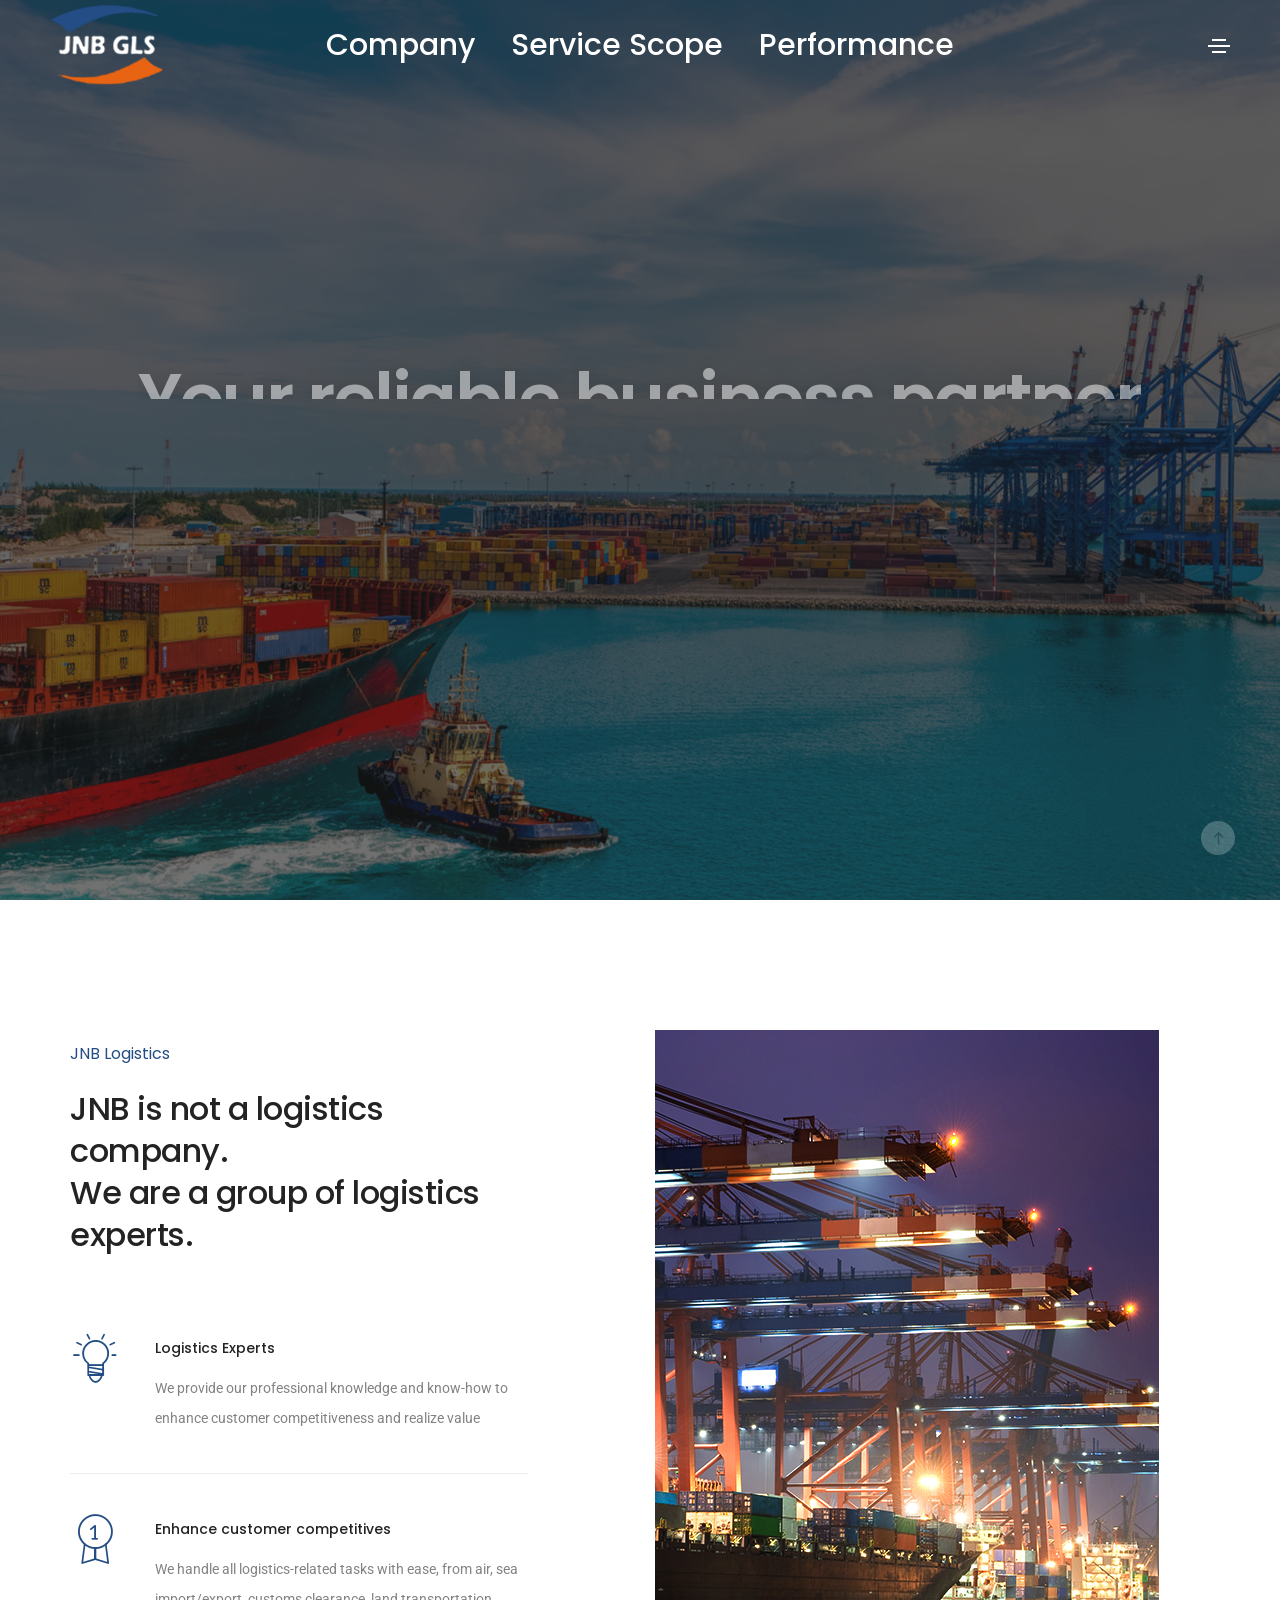
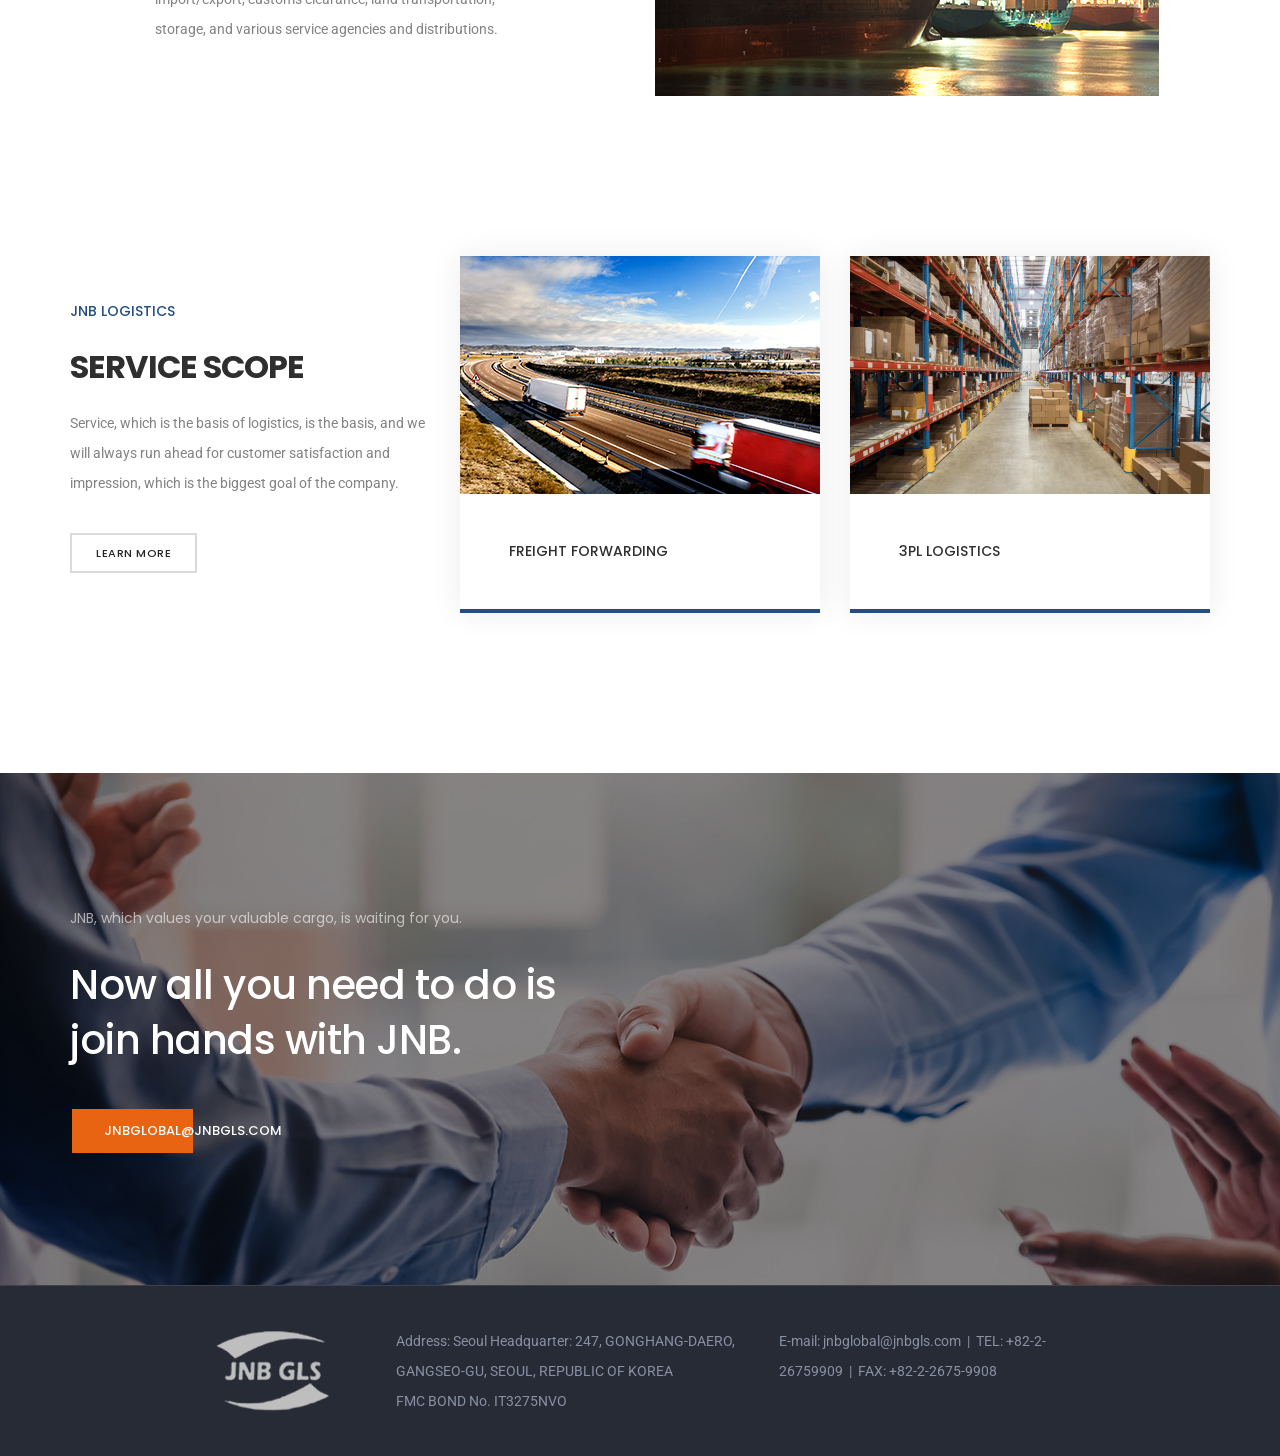
<file: index.html>
<!DOCTYPE html>
<html lang="en">
<head>
<meta charset="utf-8" />
<meta http-equiv="X-UA-Compatible" content="IE=edge">
<meta name="viewport" content="width=device-width,initial-scale=1.0" />
<meta name="description" content="JNB Logistics - Your reliable business partner for freight forwarding and 3PL logistics services." />
<title>JNB Logistics</title>
<link rel="stylesheet" type="text/css" href="/template/css/font-icons.min.css">
<link rel="stylesheet" type="text/css" href="/template/css/theme-vendors.min.css">
<link rel="stylesheet" type="text/css" href="/template/css/style.css">
<link rel="stylesheet" type="text/css" href="/template/css/responsive.css">
<link rel="stylesheet" type="text/css" href="/template/revolution/css/settings.css">
<link rel="stylesheet" type="text/css" href="/template/revolution/css/layers.css">
<link rel="stylesheet" type="text/css" href="/template/revolution/css/navigation.css">
<link rel="stylesheet" href="https://fonts.googleapis.com/css2?family=Material+Symbols+Outlined:opsz,wght,FILL,GRAD@20..48,100..700,0..1,-50..200">
<link rel="stylesheet" type="text/css" href="/css/custom.css">
</head>
<body data-mobile-nav-style="classic">

<!-- ===== HEADER ===== -->
<header id="header">
    <nav class="navbar navbar-expand-lg navbar-dark bg-transparent header-light fixed-top navbar-boxed header-reverse-scroll">
        <div class="container-fluid nav-header-container">
            <div class="col-auto col-sm-6 col-lg-2 me-auto ps-lg-0">
                <a class="navbar-brand" href="/">
                    <img src="/template/images/header_logo.png" class="default-logo" alt="JNB Logistics">
                    <img src="/template/images/header_logo.png" class="alt-logo" alt="JNB Logistics">
                    <img src="/template/images/header_logo.png" class="mobile-logo" alt="JNB Logistics">
                </a>
            </div>
            <div class="col-auto col-lg-8 menu-order px-lg-0">
                <button class="navbar-toggler float-end" type="button" data-bs-toggle="collapse" data-bs-target="#navbarNav" aria-controls="navbarNav" aria-label="Toggle navigation">
                    <span class="navbar-toggler-line"></span>
                    <span class="navbar-toggler-line"></span>
                    <span class="navbar-toggler-line"></span>
                    <span class="navbar-toggler-line"></span>
                </button>
                <div class="collapse navbar-collapse justify-content-center" id="navbarNav">
                    <ul class="navbar-nav alt-font">
                        <li class="nav-item dropdown simple-dropdown">
                            <a href="/intro/" class="nav-link">Company</a>
                            <i class="fa fa-angle-down dropdown-toggle" data-bs-toggle="dropdown" aria-hidden="true"></i>
                            <ul class="dropdown-menu border-radius-25px" role="menu">
                                <li class="dropdown"><a href="/intro/">About us<i class="fas fa-angle-right dropdown-toggle"></i></a></li>
                                <li class="dropdown"><a href="/intro/network/">Network<i class="fas fa-angle-right dropdown-toggle"></i></a></li>
                            </ul>
                        </li>
                        <li class="nav-item dropdown simple-dropdown">
                            <a href="/service/" class="nav-link">Service Scope</a>
                        </li>
                        <li class="nav-item dropdown simple-dropdown">
                            <a href="/performance/" class="nav-link">Performance</a>
                        </li>
                    </ul>
                </div>
            </div>
            <div class="col-auto col-lg-2 text-end pe-0 font-size-0">
                <div class="header-push-button d-none d-lg-inline-block hidden-xs">
                    <a href="javascript:void(0);" class="push-button"><span></span><span></span><span></span><span></span></a>
                </div>
            </div>
        </div>
    </nav>
</header>
<!-- ===== END HEADER ===== -->

<!-- ===== MAIN VISUAL (Revolution Slider) ===== -->
<div class="main">
<section class="p-0 example home-startup bg-dark-slate-blue main_visual">
    <article class="content">
        <div id="rev_slider_26_1_wrapper" class="rev_slider_wrapper fullscreen-container" data-alias="mask-showcase" data-source="gallery">
            <div id="rev_slider_26_1" class="rev_slider fullscreenbanner" style="display:none;" data-version="5.4.1">
                <ul>
                    <li data-index="rs-73" data-transition="zoomout" data-slotamount="default" data-hideafterloop="0" data-hideslideonmobile="off" data-easein="default" data-easeout="default" data-masterspeed="1500" data-rotate="0" data-saveperformance="off" data-title="01">
                        <img src="/template/images/main_visual_img01.jpg" alt="" data-bgcolor="#262b32" data-bgposition="center center" data-bgfit="cover" data-bgrepeat="no-repeat" data-bgparallax="off" class="rev-slidebg" data-no-retina>
                        <div class="overlay-bg bg-extra-dark-gray" style="opacity:0.5;"></div>
                        <div class="tp-caption tp-resizeme alt-font text-white font-weight-600 text-center main_title"
                             id="slide-411-layer-01"
                             data-frames='[{"delay":200,"speed":2000,"frame":"0","from":"y:[100%];z:0;rX:0deg;rY:0;rZ:0;sX:1;sY:1;skX:0;skY:0;opacity:0;","mask":"x:0px;y:[-100%];s:inherit;e:inherit;","to":"o:1;","ease":"Power2.easeInOut"},{"delay":"wait","speed":300,"frame":"999","to":"auto:auto;","ease":"Power3.easeInOut"}]'
                             data-type="text" data-whitespace="nowrap"
                             data-x="['center','center','center','center']" data-hoffset="['0','0','0','0']"
                             data-y="['middle','middle','middle','middle']" data-voffset="['-50','-50','-115','-65']"
                             data-fontsize="['70','53','60','35']" data-lineheight="['70','59','70','39']"
                             data-letterspacing="['-2','-1','-1','-1']"
                             data-responsive="off" data-responsive_offset="off"
                             style="text-shadow:0 0 20px rgba(0,0,0,0.3);">Your reliable business partner</div>
                    </li>
                    <li data-index="rs-74" data-transition="zoomout" data-slotamount="default" data-hideafterloop="0" data-hideslideonmobile="off" data-easein="default" data-easeout="default" data-masterspeed="1500" data-rotate="0" data-saveperformance="off" data-title="02">
                        <img src="/template/images/main_visual_img01.jpg" alt="" data-bgcolor="#262b32" data-bgposition="center center" data-bgfit="cover" data-bgrepeat="no-repeat" data-bgparallax="off" class="rev-slidebg" data-no-retina>
                        <div class="overlay-bg bg-extra-dark-gray" style="opacity:0.5;"></div>
                        <div class="tp-caption tp-resizeme alt-font text-white font-weight-600 text-center main_title"
                             id="slide-411-layer-04"
                             data-frames='[{"delay":200,"speed":2000,"frame":"0","from":"y:[100%];z:0;rX:0deg;rY:0;rZ:0;sX:1;sY:1;skX:0;skY:0;opacity:0;","mask":"x:0px;y:[-100%];s:inherit;e:inherit;","to":"o:1;","ease":"Power2.easeInOut"},{"delay":"wait","speed":300,"frame":"999","to":"auto:auto;","ease":"Power3.easeInOut"}]'
                             data-type="text" data-whitespace="nowrap"
                             data-x="['center','center','center','center']" data-hoffset="['0','0','0','0']"
                             data-y="['middle','middle','middle','middle']" data-voffset="['-50','-50','-115','-65']"
                             data-fontsize="['70','53','60','35']" data-lineheight="['70','59','70','39']"
                             data-letterspacing="['-2','-1','-1','-1']"
                             data-responsive="off" data-responsive_offset="off"
                             style="text-shadow:0 0 20px rgba(0,0,0,0.3);">JNB is Satisfaction.<br>JNB is not a logistics company.</div>
                    </li>
                    <li data-index="rs-75" data-transition="zoomout" data-slotamount="default" data-hideafterloop="0" data-hideslideonmobile="off" data-easein="default" data-easeout="default" data-masterspeed="1500" data-rotate="0" data-saveperformance="off" data-title="03">
                        <img src="/template/images/main_visual_img01.jpg" alt="" data-bgcolor="#262b32" data-bgposition="center center" data-bgfit="cover" data-bgrepeat="no-repeat" data-bgparallax="off" class="rev-slidebg" data-no-retina>
                        <div class="overlay-bg bg-extra-dark-gray" style="opacity:0.5;"></div>
                        <div class="tp-caption tp-resizeme alt-font text-white font-weight-600 text-center main_title"
                             id="slide-411-layer-07"
                             data-frames='[{"delay":200,"speed":2000,"frame":"0","from":"y:[100%];z:0;rX:0deg;rY:0;rZ:0;sX:1;sY:1;skX:0;skY:0;opacity:0;","mask":"x:0px;y:[-100%];s:inherit;e:inherit;","to":"o:1;","ease":"Power2.easeInOut"},{"delay":"wait","speed":300,"frame":"999","to":"auto:auto;","ease":"Power3.easeInOut"}]'
                             data-type="text" data-whitespace="nowrap"
                             data-x="['center','center','center','center']" data-hoffset="['0','0','0','0']"
                             data-y="['middle','middle','middle','middle']" data-voffset="['-50','-50','-115','-65']"
                             data-fontsize="['70','53','60','35']" data-lineheight="['70','59','70','39']"
                             data-letterspacing="['-2','-1','-1','-1']"
                             data-responsive="off" data-responsive_offset="off"
                             style="text-shadow:0 0 20px rgba(0,0,0,0.3);">Moving, Keeping &amp;<br>Add-value service</div>
                    </li>
                </ul>
            </div>
        </div>
    </article>
</section>
</div>
<!-- ===== END MAIN VISUAL ===== -->

<!-- start section -->
<section class="wow pb-0">
    <div class="container">
        <div class="row align-items-center">
            <div class="col-12 col-xl-5 col-lg-6 padding-3-rem-bottom lg-padding-7-rem-bottom sm-padding-50px-bottom">
                <div class="text-extra-medium margin-20px-bottom alt-font navy-color">JNB Logistics</div>
                <h5 class="alt-font text-extra-dark-gray font-weight-500 margin-5-half-rem-bottom">JNB is not a logistics company.<br>We are a group of logistics experts.</h5>
                <div class="row">
                    <div class="col-12">
                        <div class="feature-box feature-box-left-icon">
                            <div class="feature-box-icon">
                                <i class="line-icon-Idea-5 icon-large text-fast-blue navy-color"></i>
                            </div>
                            <div class="feature-box-content last-paragraph-no-margin">
                                <span class="text-extra-dark-gray d-block margin-10px-bottom alt-font font-weight-500">Logistics Experts</span>
                                <p class="w-100">We provide our professional knowledge and know-how to enhance customer competitiveness and realize value</p>
                            </div>
                        </div>
                    </div>
                    <div class="col-12"><div class="h-1px bg-medium-light-gray margin-40px-tb w-100 xs-margin-30px-tb"></div></div>
                    <div class="col-12">
                        <div class="feature-box feature-box-left-icon">
                            <div class="feature-box-icon navy-color">
                                <i class="line-icon-Medal-2 icon-large text-fast-blue navy-color"></i>
                            </div>
                            <div class="feature-box-content last-paragraph-no-margin">
                                <span class="text-extra-dark-gray d-block margin-10px-bottom alt-font font-weight-500">Enhance customer competitives</span>
                                <p class="w-100">We handle all logistics-related tasks with ease, from air, sea import/export, customs clearance, land transportation, storage, and various service agencies and distributions.</p>
                            </div>
                        </div>
                    </div>
                </div>
            </div>
            <div class="col-12 col-lg-6 offset-xl-1 align-self-end text-center text-xl-start">
                <img src="/template/images/con01_img01.jpg" alt="" />
            </div>
        </div>
    </div>
</section>
<!-- end section -->

<!-- start section -->
<section id="about" class="big-section wow animate__fadeIn">
    <div class="container">
        <div class="row align-items-center justify-content-center">
            <div class="col-12 col-lg-4 col-md-8 text-center text-lg-start md-margin-6-rem-bottom wow animate__fadeIn">
                <span class="alt-font text-medium text-olivine-green text-uppercase font-weight-500 margin-25px-bottom d-inline-block sm-margin-10px-bottom navy-color">JNB Logistics</span>
                <h5 class="alt-font text-dark-charcoal font-weight-700 text-uppercase letter-spacing-minus-1px w-85 margin-20px-bottom lg-w-90 md-w-100">SERVICE SCOPE</h5>
                <p class="w-100 margin-35px-bottom lg-w-100">Service, which is the basis of logistics, is the basis, and we will always run ahead for customer satisfaction and impression, which is the biggest goal of the company.</p>
                <a href="/service/" class="btn btn-fancy btn-small btn-transparent-light-gray">LEARN MORE</a>
            </div>
            <div class="col-12 col-lg-4 col-md-6 sm-margin-30px-bottom wow animate__fadeIn" data-wow-delay="0.2s">
                <div class="services-box-style-01 bg-extra-dark-gray box-shadow-large">
                    <div class="imagex-box position-relative overflow-hidden">
                        <img src="/template/images/con02_img01.jpg" alt="" />
                        <div class="services-box-hover align-items-center justify-content-center d-flex">
                            <div class="services-icon">
                                <a href="/service/" class="rounded-circle bg-white"><i class="fas fa-arrow-right text-dark-charcoal"></i></a>
                            </div>
                        </div>
                    </div>
                    <div class="position-relative bg-white last-paragraph-no-margin padding-3-rem-tb padding-3-half-rem-lr">
                        <span class="alt-font font-weight-500 text-dark-charcoal text-uppercase d-block margin-5px-bottom">FREIGHT FORWARDING</span>
                        <div class="w-100 h-4px bg-olivine-green position-absolute left-0px bottom-0px d-block bg_navy-color"></div>
                    </div>
                </div>
            </div>
            <div class="col-12 col-lg-4 col-md-6 wow animate__fadeIn" data-wow-delay="0.4s">
                <div class="services-box-style-01 bg-extra-dark-gray box-shadow-large">
                    <div class="imagex-box position-relative overflow-hidden">
                        <img src="/template/images/con02_img02.jpg" alt="" />
                        <div class="services-box-hover align-items-center justify-content-center d-flex">
                            <div class="services-icon">
                                <a href="/service/" class="rounded-circle bg-white"><i class="fas fa-arrow-right text-dark-charcoal"></i></a>
                            </div>
                        </div>
                    </div>
                    <div class="position-relative bg-white last-paragraph-no-margin padding-3-rem-tb padding-3-half-rem-lr">
                        <span class="alt-font font-weight-500 text-dark-charcoal text-uppercase d-block margin-5px-bottom">3PL LOGISTICS</span>
                        <div class="w-100 h-4px bg-olivine-green position-absolute left-0px bottom-0px d-block bg_navy-color"></div>
                    </div>
                </div>
            </div>
        </div>
    </div>
</section>
<!-- end section -->

<!-- start section -->
<section class="cover-background wow animate__fadeIn" style="background:url('/template/images/con03_bg.jpg') no-repeat;">
    <div class="container">
        <div class="row">
            <div class="col-12 col-xl-6 col-lg-7 wow animate__fadeIn">
                <div class="margin-25px-bottom text-white opacity-6 alt-font">JNB, which values your valuable cargo, is waiting for you.</div>
                <h3 class="alt-font text-white font-weight-500 margin-40px-bottom middle_font">Now all you need to do is<br> join hands with JNB.</h3>
                <a href="mailto:jnbglobal@jnbgls.com" class="btn btn-large btn-expand-ltr text-white lg-margin-15px-bottom md-no-margin-bottom md-margin-auto-lr">jnbglobal@jnbgls.com<span class="bg-transparent-black"></span></a>
            </div>
        </div>
    </div>
</section>
<!-- end section -->

<!-- ===== FOOTER ===== -->
<footer class="footer-dark bg-slate-blue footer">
    <div class="footer-bottom padding-40px-tb border-top border-color-white-transparent">
        <div class="container">
            <div class="row align-items-center">
                <div class="col-12 col-md-2 text-center text-md-start sm-margin-20px-bottom">
                    <a href="/" class="footer-logo"><img src="/template/images/footer_logo.png" alt="JNB Logistics"></a>
                </div>
                <div class="col-12 col-md-7 text-center last-paragraph-no-margin sm-margin-20px-bottom no_padd">
                    <p>Address: Seoul Headquarter: 247, GONGHANG-DAERO, GANGSEO-GU, SEOUL, REPUBLIC OF KOREA<br>FMC BOND No. IT3275NVO</p>
                    <p>E-mail: jnbglobal@jnbgls.com&nbsp;&nbsp;|&nbsp;&nbsp;TEL: +82-2-26759909&nbsp;&nbsp;|&nbsp;&nbsp;FAX: +82-2-2675-9908</p>
                </div>
            </div>
        </div>
    </div>
</footer>
<a class="scroll-top-arrow" href="javascript:void(0);"><i class="feather icon-feather-arrow-up"></i></a>
<!-- ===== END FOOTER ===== -->

<script src="/template/js/jquery.min.js"></script>
<script src="/template/js/theme-vendors.min.js"></script>
<script src="/template/revolution/js/jquery.themepunch.tools.min.js"></script>
<script src="/template/revolution/js/jquery.themepunch.revolution.min.js"></script>
<script src="/template/revolution/js/extensions/revolution.extension.actions.min.js"></script>
<script src="/template/revolution/js/extensions/revolution.extension.carousel.min.js"></script>
<script src="/template/revolution/js/extensions/revolution.extension.kenburn.min.js"></script>
<script src="/template/revolution/js/extensions/revolution.extension.layeranimation.min.js"></script>
<script src="/template/revolution/js/extensions/revolution.extension.navigation.min.js"></script>
<script src="/template/revolution/js/extensions/revolution.extension.parallax.min.js"></script>
<script src="/template/revolution/js/extensions/revolution.extension.slideanims.min.js"></script>
<script src="/template/revolution/js/extensions/revolution.extension.video.min.js"></script>
<script src="/template/js/main.js"></script>
<script>
var revapi263, tpj;
(function(){
    if(tpj===undefined){tpj=jQuery;}
    if(!/loaded|interactive|complete/.test(document.readyState)) document.addEventListener("DOMContentLoaded",onLoad);
    else onLoad();
    function onLoad(){
        if(tpj("#rev_slider_26_1").revolution==undefined){ revslider_showDoubleJqueryError("#rev_slider_26_1"); }
        else {
            var revOffset = tpj(window).width()<=991?'73px':'';
            revapi263=tpj("#rev_slider_26_1").show().revolution({
                sliderType:"standard", jsFileLocation:"/template/revolution/js/",
                sliderLayout:"fullscreen", dottedOverlay:"none", delay:4500,
                navigation:{
                    keyboardNavigation:"on", keyboard_direction:"horizontal",
                    mouseScrollNavigation:"off", onHoverStop:"off",
                    touch:{touchenabled:"on",touchOnDesktop:"on",swipe_threshold:75,swipe_min_touches:1,swipe_direction:"horizontal",drag_block_vertical:false},
                    arrows:{enable:true,style:'ares',hide_onmobile:true,hide_under:767,hide_over:9999,
                        left:{container:'slider',h_align:'left',v_align:'center',h_offset:60,v_offset:0},
                        right:{container:'slider',h_align:'right',v_align:'center',h_offset:60,v_offset:0}
                    },
                    bullets:{enable:true,style:'zeus',direction:'horizontal',container:'slider',h_align:'center',v_align:'bottom',h_offset:0,v_offset:30,space:7,hide_over:767,hide_delay:200}
                },
                responsiveLevels:[1240,1025,778,480], gridwidth:[1200,991,778,480], gridheight:[1025,1366,1025,868],
                lazyType:"none", shadow:0, spinner:"spinner4", stopLoop:"off", stopAfterLoops:-1, stopAtSlide:-1,
                shuffle:"off", autoHeight:"on", fullScreenAutoWidth:"on", fullScreenOffset:revOffset, disableProgressBar:"on",
                fallbacks:{simplifyAll:"off",nextSlideOnWindowFocus:"off",disableFocusListener:false}
            });
        }
    }
}());
</script>
<!-- Google Analytics -->
<script async src="https://www.googletagmanager.com/gtag/js?id=G-93NGDNYKNY"></script>
<script>
    window.dataLayer=window.dataLayer||[];
    function gtag(){dataLayer.push(arguments);}
    gtag('js',new Date()); gtag('config','G-93NGDNYKNY');
</script>
</body>
</html>
</file>
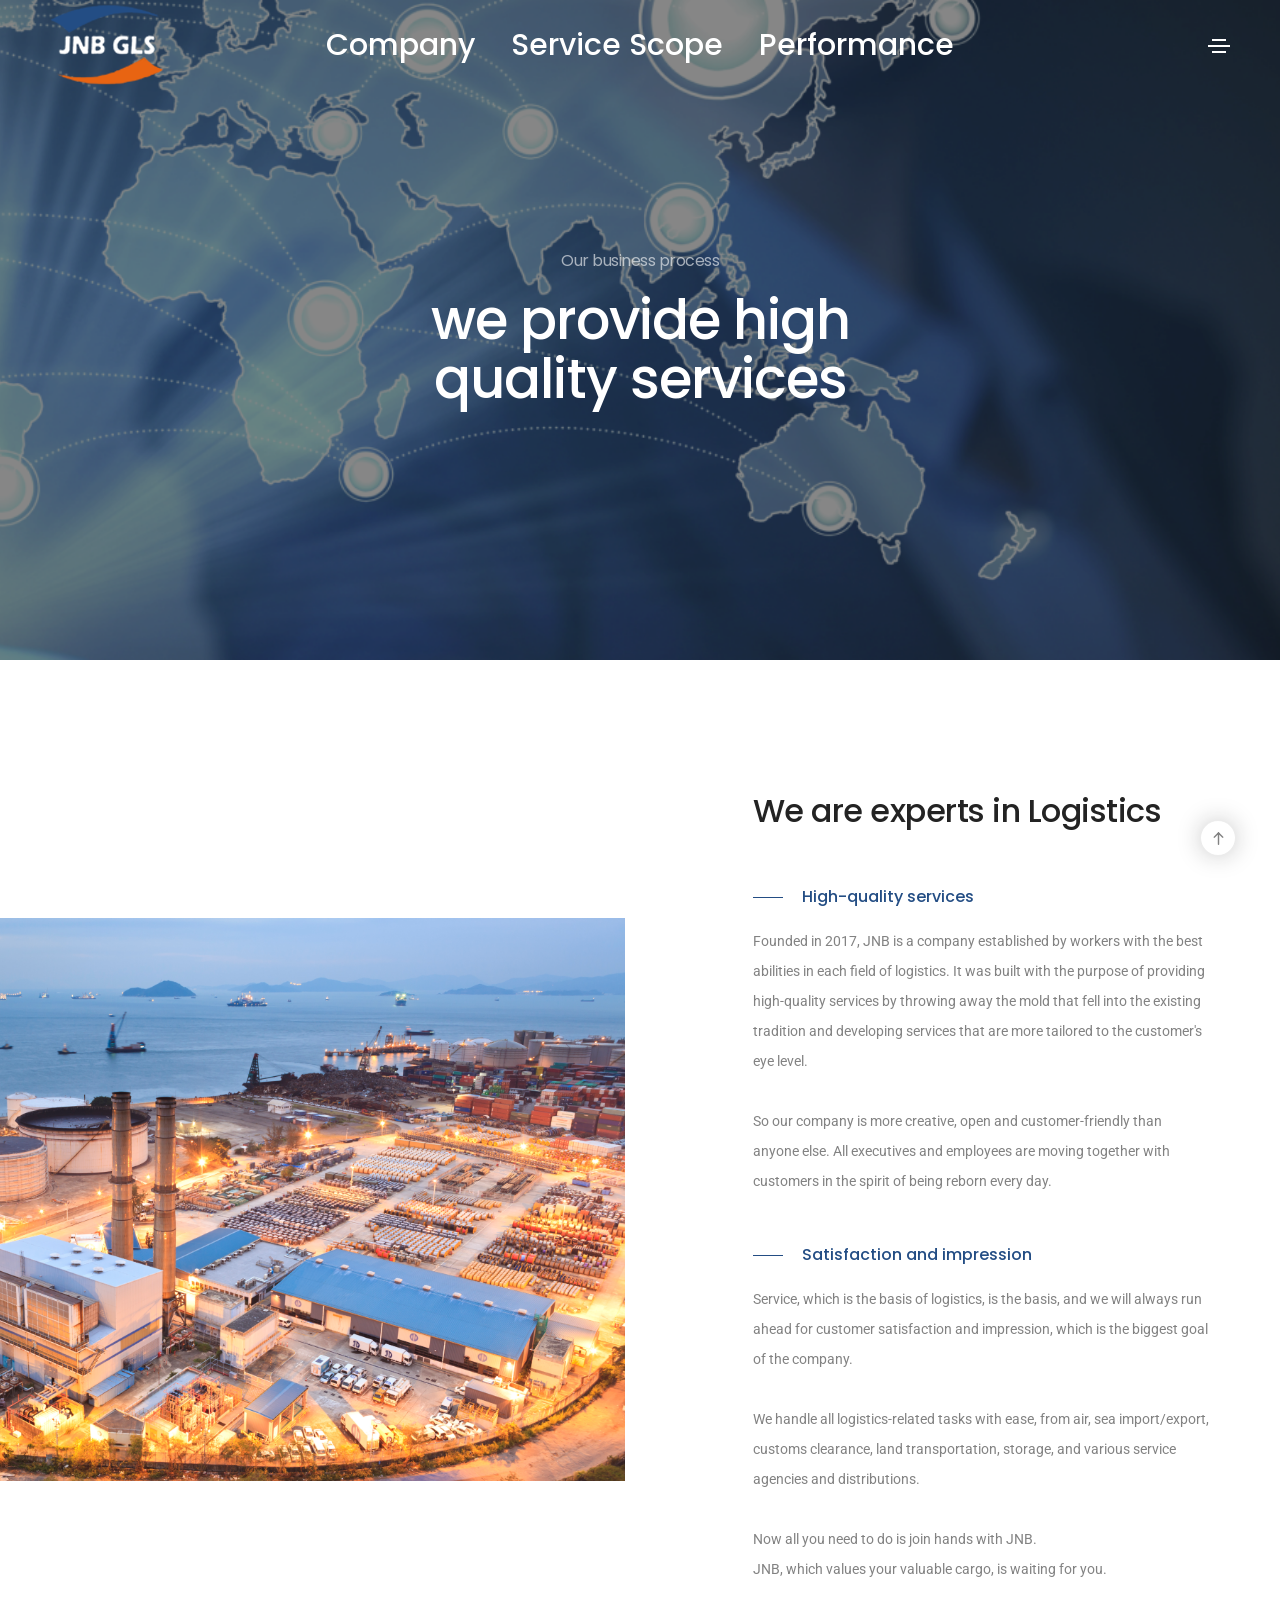
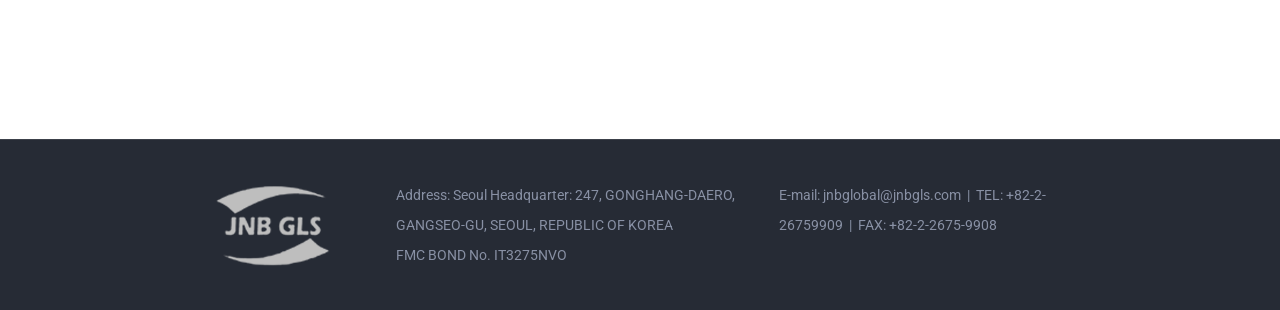
<file: intro/index.html>
<!DOCTYPE html>
<html lang="en">
<head>
<meta charset="utf-8" />
<meta http-equiv="X-UA-Compatible" content="IE=edge">
<meta name="viewport" content="width=device-width,initial-scale=1.0" />
<meta name="description" content="JNB Logistics - Founded in 2017 by logistics experts committed to high-quality, customer-focused services." />
<title>Company | JNB Logistics</title>
<link rel="stylesheet" type="text/css" href="/template/css/font-icons.min.css">
<link rel="stylesheet" type="text/css" href="/template/css/theme-vendors.min.css">
<link rel="stylesheet" type="text/css" href="/template/css/style.css">
<link rel="stylesheet" type="text/css" href="/template/css/responsive.css">
<link rel="stylesheet" href="https://fonts.googleapis.com/css2?family=Material+Symbols+Outlined:opsz,wght,FILL,GRAD@20..48,100..700,0..1,-50..200">
<link rel="stylesheet" type="text/css" href="/css/custom.css">
</head>
<body data-mobile-nav-style="classic">

<!-- ===== HEADER ===== -->
<header id="header">
    <nav class="navbar navbar-expand-lg navbar-dark bg-transparent header-light fixed-top navbar-boxed header-reverse-scroll">
        <div class="container-fluid nav-header-container">
            <div class="col-auto col-sm-6 col-lg-2 me-auto ps-lg-0">
                <a class="navbar-brand" href="/">
                    <img src="/template/images/header_logo.png" class="default-logo" alt="JNB Logistics">
                    <img src="/template/images/header_logo.png" class="alt-logo" alt="JNB Logistics">
                    <img src="/template/images/header_logo.png" class="mobile-logo" alt="JNB Logistics">
                </a>
            </div>
            <div class="col-auto col-lg-8 menu-order px-lg-0">
                <button class="navbar-toggler float-end" type="button" data-bs-toggle="collapse" data-bs-target="#navbarNav" aria-controls="navbarNav" aria-label="Toggle navigation">
                    <span class="navbar-toggler-line"></span>
                    <span class="navbar-toggler-line"></span>
                    <span class="navbar-toggler-line"></span>
                    <span class="navbar-toggler-line"></span>
                </button>
                <div class="collapse navbar-collapse justify-content-center" id="navbarNav">
                    <ul class="navbar-nav alt-font">
                        <li class="nav-item dropdown simple-dropdown">
                            <a href="/intro/" class="nav-link">Company</a>
                            <i class="fa fa-angle-down dropdown-toggle" data-bs-toggle="dropdown" aria-hidden="true"></i>
                            <ul class="dropdown-menu border-radius-25px" role="menu">
                                <li class="dropdown"><a href="/intro/">About us<i class="fas fa-angle-right dropdown-toggle"></i></a></li>
                                <li class="dropdown"><a href="/intro/network/">Network<i class="fas fa-angle-right dropdown-toggle"></i></a></li>
                            </ul>
                        </li>
                        <li class="nav-item dropdown simple-dropdown">
                            <a href="/service/" class="nav-link">Service Scope</a>
                        </li>
                        <li class="nav-item dropdown simple-dropdown">
                            <a href="/performance/" class="nav-link">Performance</a>
                        </li>
                    </ul>
                </div>
            </div>
            <div class="col-auto col-lg-2 text-end pe-0 font-size-0">
                <div class="header-push-button d-none d-lg-inline-block hidden-xs">
                    <a href="javascript:void(0);" class="push-button"><span></span><span></span><span></span><span></span></a>
                </div>
            </div>
        </div>
    </nav>
</header>
<!-- ===== END HEADER ===== -->

<!-- start page title -->
<section class="parallax bg-extra-dark-gray" data-parallax-background-ratio="0.5" style="background:url('/img/sub_visual_회사소개.png') no-repeat center center;">
    <div class="opacity-light bg-extra-dark-gray"></div>
    <div class="container">
        <div class="row align-items-stretch justify-content-center small-screen">
            <div class="col-12 col-xl-6 col-lg-7 col-md-8 position-relative page-title-extra-small text-center d-flex justify-content-center flex-column">
                <h1 class="alt-font text-white opacity-6 margin-20px-bottom">Our business process</h1>
                <h2 class="text-white alt-font font-weight-500 letter-spacing-minus-1px line-height-50 sm-line-height-45 xs-line-height-30 no-margin-bottom">we provide high quality services</h2>
            </div>
        </div>
    </div>
</section>
<!-- end page title -->

<!-- start section -->
<section class="wow animate__fadeIn">
    <div class="container">
        <div class="row align-items-center">
            <div class="col-12 col-lg-6 md-margin-50px-bottom wow animate__fadeInLeft" data-wow-delay="0.4s">
                <div class="outside-box-left text-end">
                    <img src="/img/con01_회사소개.png" alt="JNB Logistics" />
                </div>
            </div>
            <div class="col-12 col-lg-5 offset-lg-1">
                <h5 class="alt-font font-weight-500 text-extra-dark-gray margin-50px-bottom xs-margin-30px-bottom">We are experts in Logistics</h5>
                <div class="alt-font font-weight-500 d-inline-block text-extra-medium margin-15px-bottom">
                    <span class="w-30px h-1px d-inline-block align-middle bg_navy-color margin-15px-right"></span>
                    <span class="navy-color d-inline-block">High-quality services</span>
                </div>
                <p class="w-100 lg-w-95">Founded in 2017, JNB is a company established by workers with the best abilities in each field of logistics. It was built with the purpose of providing high-quality services by throwing away the mold that fell into the existing tradition and developing services that are more tailored to the customer's eye level.<br><br>
                    So our company is more creative, open and customer-friendly than anyone else. All executives and employees are moving together with customers in the spirit of being reborn every day.
                </p>
                <div class="alt-font font-weight-500 d-inline-block text-extra-medium margin-15px-bottom margin-20px-top">
                    <span class="w-30px h-1px d-inline-block align-middle bg_navy-color margin-15px-right"></span>
                    <span class="navy-color d-inline-block">Satisfaction and impression</span>
                </div>
                <p class="w-100 lg-w-95">Service, which is the basis of logistics, is the basis, and we will always run ahead for customer satisfaction and impression, which is the biggest goal of the company.<br><br>
                    We handle all logistics-related tasks with ease, from air, sea import/export, customs clearance, land transportation, storage, and various service agencies and distributions.<br><br>
                    Now all you need to do is join hands with JNB.<br>
                    JNB, which values your valuable cargo, is waiting for you.
                </p>
            </div>
        </div>
    </div>
</section>
<!-- end section -->

<!-- ===== FOOTER ===== -->
<footer class="footer-dark bg-slate-blue footer">
    <div class="footer-bottom padding-40px-tb border-top border-color-white-transparent">
        <div class="container">
            <div class="row align-items-center">
                <div class="col-12 col-md-2 text-center text-md-start sm-margin-20px-bottom">
                    <a href="/" class="footer-logo"><img src="/template/images/footer_logo.png" alt="JNB Logistics"></a>
                </div>
                <div class="col-12 col-md-7 text-center last-paragraph-no-margin sm-margin-20px-bottom no_padd">
                    <p>Address: Seoul Headquarter: 247, GONGHANG-DAERO, GANGSEO-GU, SEOUL, REPUBLIC OF KOREA<br>FMC BOND No. IT3275NVO</p>
                    <p>E-mail: jnbglobal@jnbgls.com&nbsp;&nbsp;|&nbsp;&nbsp;TEL: +82-2-26759909&nbsp;&nbsp;|&nbsp;&nbsp;FAX: +82-2-2675-9908</p>
                </div>
            </div>
        </div>
    </div>
</footer>
<a class="scroll-top-arrow" href="javascript:void(0);"><i class="feather icon-feather-arrow-up"></i></a>
<!-- ===== END FOOTER ===== -->

<script src="/template/js/jquery.min.js"></script>
<script src="/template/js/theme-vendors.min.js"></script>
<script src="/template/js/main.js"></script>
<script async src="https://www.googletagmanager.com/gtag/js?id=G-93NGDNYKNY"></script>
<script>
    window.dataLayer=window.dataLayer||[];
    function gtag(){dataLayer.push(arguments);}
    gtag('js',new Date()); gtag('config','G-93NGDNYKNY');
</script>
</body>
</html>
</file>
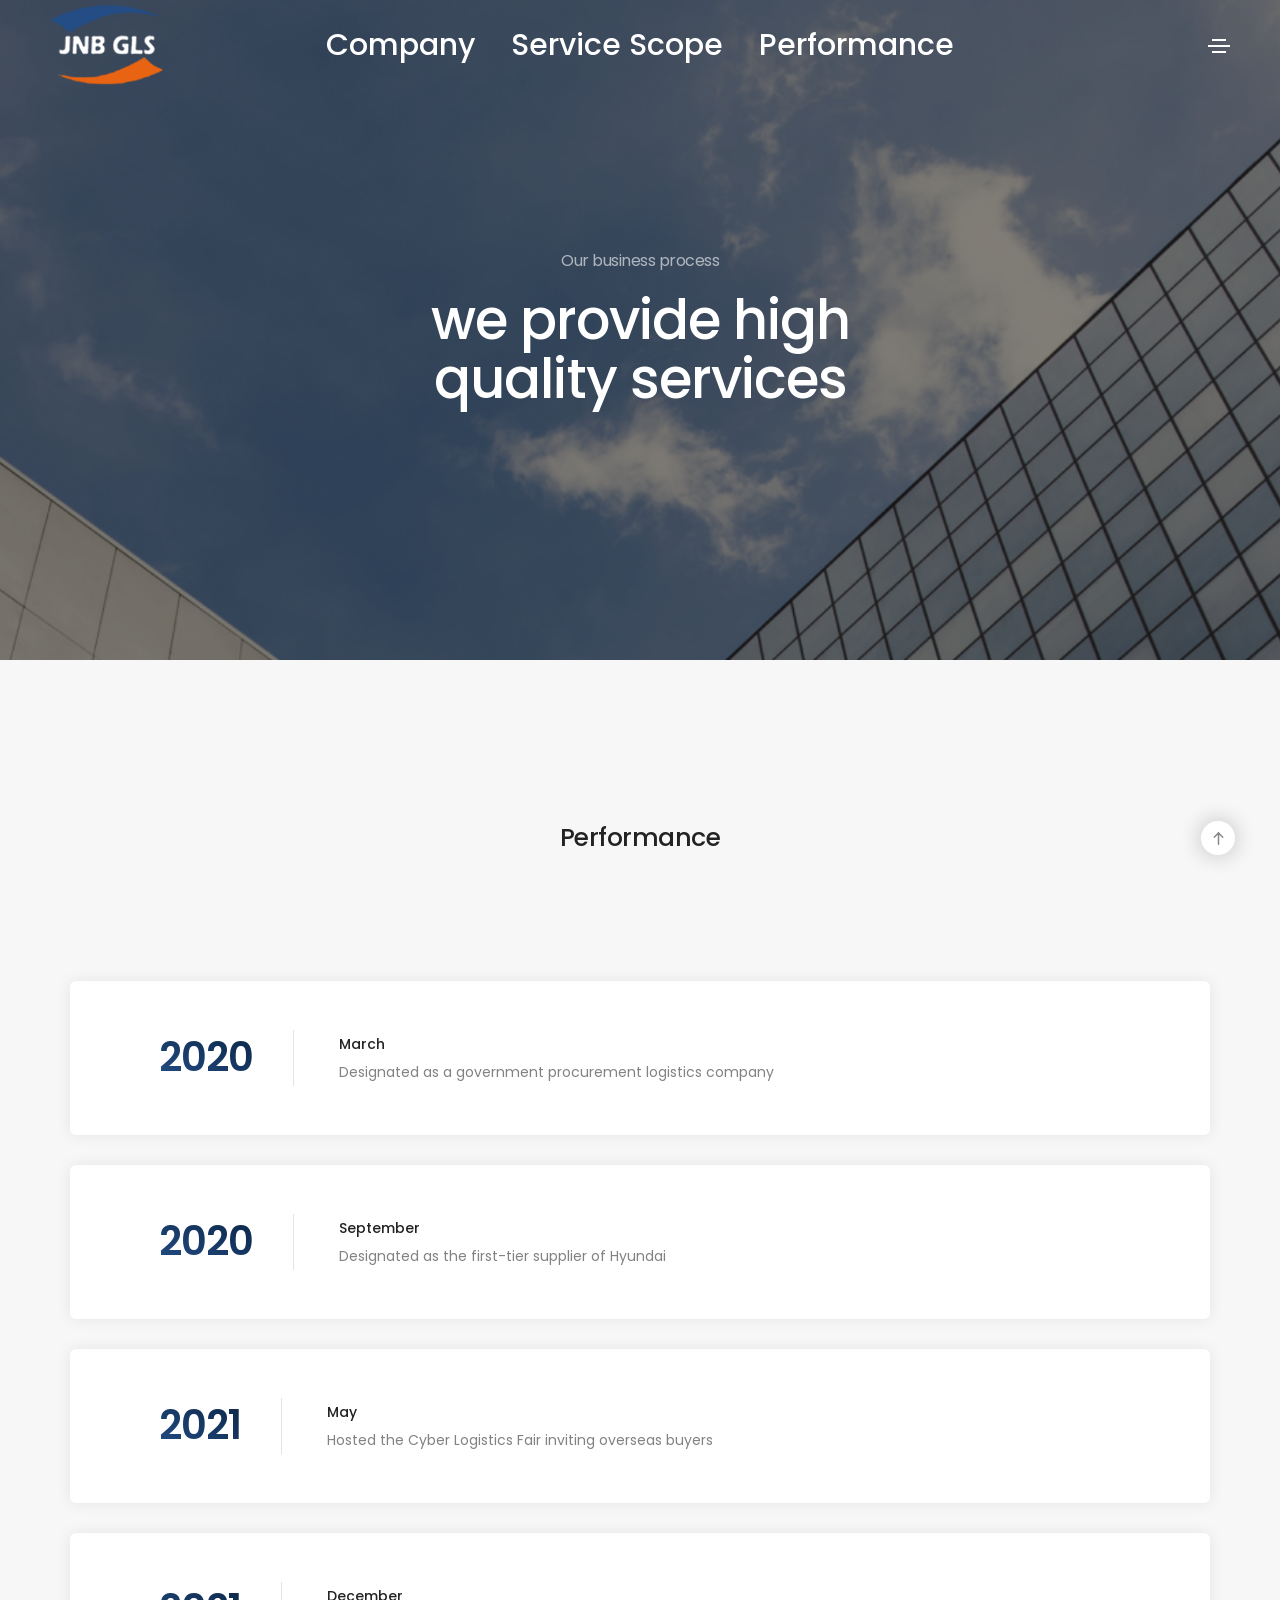
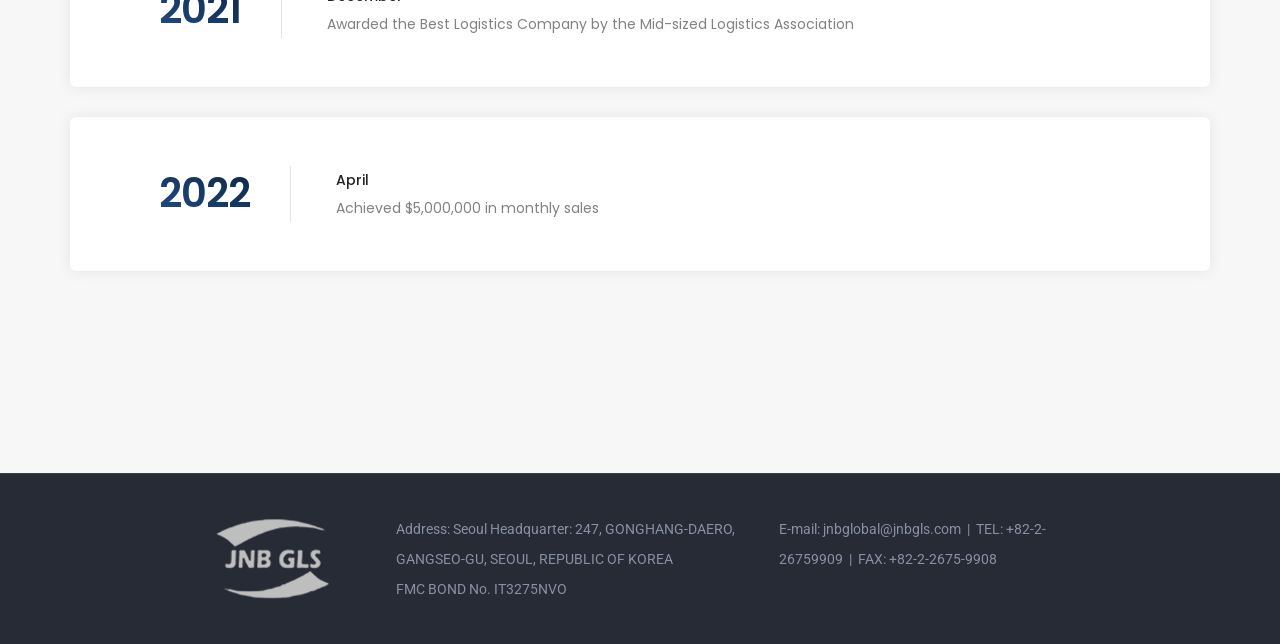
<file: performance/index.html>
<!DOCTYPE html>
<html lang="en">
<head>
<meta charset="utf-8" />
<meta http-equiv="X-UA-Compatible" content="IE=edge">
<meta name="viewport" content="width=device-width,initial-scale=1.0" />
<meta name="description" content="JNB Logistics performance and key milestones since founding in 2017." />
<title>Performance | JNB Logistics</title>
<link rel="stylesheet" type="text/css" href="/template/css/font-icons.min.css">
<link rel="stylesheet" type="text/css" href="/template/css/theme-vendors.min.css">
<link rel="stylesheet" type="text/css" href="/template/css/style.css">
<link rel="stylesheet" type="text/css" href="/template/css/responsive.css">
<link rel="stylesheet" href="https://fonts.googleapis.com/css2?family=Material+Symbols+Outlined:opsz,wght,FILL,GRAD@20..48,100..700,0..1,-50..200">
<link rel="stylesheet" type="text/css" href="/css/custom.css">
</head>
<body data-mobile-nav-style="classic">

<!-- ===== HEADER ===== -->
<header id="header">
    <nav class="navbar navbar-expand-lg navbar-dark bg-transparent header-light fixed-top navbar-boxed header-reverse-scroll">
        <div class="container-fluid nav-header-container">
            <div class="col-auto col-sm-6 col-lg-2 me-auto ps-lg-0">
                <a class="navbar-brand" href="/">
                    <img src="/template/images/header_logo.png" class="default-logo" alt="JNB Logistics">
                    <img src="/template/images/header_logo.png" class="alt-logo" alt="JNB Logistics">
                    <img src="/template/images/header_logo.png" class="mobile-logo" alt="JNB Logistics">
                </a>
            </div>
            <div class="col-auto col-lg-8 menu-order px-lg-0">
                <button class="navbar-toggler float-end" type="button" data-bs-toggle="collapse" data-bs-target="#navbarNav" aria-controls="navbarNav" aria-label="Toggle navigation">
                    <span class="navbar-toggler-line"></span>
                    <span class="navbar-toggler-line"></span>
                    <span class="navbar-toggler-line"></span>
                    <span class="navbar-toggler-line"></span>
                </button>
                <div class="collapse navbar-collapse justify-content-center" id="navbarNav">
                    <ul class="navbar-nav alt-font">
                        <li class="nav-item dropdown simple-dropdown">
                            <a href="/intro/" class="nav-link">Company</a>
                            <i class="fa fa-angle-down dropdown-toggle" data-bs-toggle="dropdown" aria-hidden="true"></i>
                            <ul class="dropdown-menu border-radius-25px" role="menu">
                                <li class="dropdown"><a href="/intro/">About us<i class="fas fa-angle-right dropdown-toggle"></i></a></li>
                                <li class="dropdown"><a href="/intro/network/">Network<i class="fas fa-angle-right dropdown-toggle"></i></a></li>
                            </ul>
                        </li>
                        <li class="nav-item dropdown simple-dropdown">
                            <a href="/service/" class="nav-link">Service Scope</a>
                        </li>
                        <li class="nav-item dropdown simple-dropdown">
                            <a href="/performance/" class="nav-link">Performance</a>
                        </li>
                    </ul>
                </div>
            </div>
            <div class="col-auto col-lg-2 text-end pe-0 font-size-0">
                <div class="header-push-button d-none d-lg-inline-block hidden-xs">
                    <a href="javascript:void(0);" class="push-button"><span></span><span></span><span></span><span></span></a>
                </div>
            </div>
        </div>
    </nav>
</header>
<!-- ===== END HEADER ===== -->

<!-- start page title -->
<section class="parallax bg-extra-dark-gray service_con01" data-parallax-background-ratio="0.5" style="background:url('/img/sub_visual_performance.png') no-repeat center center;">
    <div class="opacity-light bg-extra-dark-gray"></div>
    <div class="container">
        <div class="row align-items-stretch justify-content-center small-screen">
            <div class="col-12 col-xl-6 col-lg-7 col-md-8 position-relative page-title-extra-small text-center d-flex justify-content-center flex-column">
                <h1 class="alt-font text-white opacity-6 margin-20px-bottom">Our business process</h1>
                <h2 class="text-white alt-font font-weight-500 letter-spacing-minus-1px line-height-50 sm-line-height-45 xs-line-height-30 no-margin-bottom">we provide high quality services</h2>
            </div>
        </div>
    </div>
</section>
<!-- end page title -->

<!-- start section -->
<section class="big-section bg-light-gray wow animate__fadeIn">
    <div class="container">
        <div class="row justify-content-center">
            <div class="col-md-12 text-center margin-five-bottom">
                <h6 class="alt-font text-extra-dark-gray font-weight-500">Performance</h6>
            </div>
        </div>
        <div class="row justify-content-center margin-3-rem-tb">

            <div class="col-12 col-lg-12 col-md-8 col-sm-10 margin-30px-bottom xs-margin-15px-bottom wow animate__fadeIn" data-wow-delay="0.2s">
                <div class="feature-box feature-box-left-icon-middle padding-3-half-rem-all bg-white box-shadow-small box-shadow-extra-large-hover border-radius-6px lg-padding-1-half-rem-lr xs-padding-2-rem-all">
                    <div class="feature-box-icon margin-40px-lr lg-margin-35px-lr xs-margin-20px-right xs-no-margin-left">
                        <h4 class="alt-font text-gradient-jmb-custom font-weight-600 letter-spacing-minus-1px mb-0">2020</h4>
                    </div>
                    <div class="feature-box-content alt-font line-height-28px border-left border-color-medium-gray padding-45px-lr lg-padding-35px-lr xs-padding-20px-left xs-no-padding-right last-paragraph-no-margin">
                        <span class="text-extra-dark-gray font-weight-500">March</span>
                        <p>Designated as a government procurement logistics company</p>
                    </div>
                </div>
            </div>

            <div class="col-12 col-lg-12 col-md-8 col-sm-10 margin-30px-bottom xs-margin-15px-bottom wow animate__fadeIn" data-wow-delay="0.4s">
                <div class="feature-box feature-box-left-icon-middle padding-3-half-rem-all bg-white box-shadow-small box-shadow-extra-large-hover border-radius-6px lg-padding-1-half-rem-lr xs-padding-2-rem-all">
                    <div class="feature-box-icon margin-40px-lr lg-margin-35px-lr xs-margin-20px-right xs-no-margin-left">
                        <h4 class="alt-font text-gradient-jmb-custom font-weight-600 letter-spacing-minus-1px mb-0">2020</h4>
                    </div>
                    <div class="feature-box-content alt-font line-height-28px border-left border-color-medium-gray padding-45px-lr lg-padding-35px-lr xs-padding-20px-left xs-no-padding-right last-paragraph-no-margin">
                        <span class="text-extra-dark-gray alt-font font-weight-500">September</span>
                        <p>Designated as the first-tier supplier of Hyundai</p>
                    </div>
                </div>
            </div>

            <div class="col-12 col-lg-12 col-md-8 col-sm-10 margin-30px-bottom xs-margin-15px-bottom wow animate__fadeIn" data-wow-delay="0.6s">
                <div class="feature-box feature-box-left-icon-middle padding-3-half-rem-all bg-white box-shadow-small box-shadow-extra-large-hover border-radius-6px lg-padding-1-half-rem-lr xs-padding-2-rem-all">
                    <div class="feature-box-icon margin-40px-lr lg-margin-35px-lr xs-margin-20px-right xs-no-margin-left">
                        <h4 class="alt-font text-gradient-jmb-custom font-weight-600 letter-spacing-minus-1px mb-0">2021</h4>
                    </div>
                    <div class="feature-box-content alt-font line-height-28px border-left border-color-medium-gray padding-45px-lr lg-padding-35px-lr xs-padding-20px-left xs-no-padding-right last-paragraph-no-margin">
                        <span class="text-extra-dark-gray alt-font font-weight-500">May</span>
                        <p>Hosted the Cyber Logistics Fair inviting overseas buyers</p>
                    </div>
                </div>
            </div>

            <div class="col-12 col-lg-12 col-md-8 col-sm-10 margin-30px-bottom xs-margin-15px-bottom wow animate__fadeIn" data-wow-delay="0.6s">
                <div class="feature-box feature-box-left-icon-middle padding-3-half-rem-all bg-white box-shadow-small box-shadow-extra-large-hover border-radius-6px lg-padding-1-half-rem-lr xs-padding-2-rem-all">
                    <div class="feature-box-icon margin-40px-lr lg-margin-35px-lr xs-margin-20px-right xs-no-margin-left">
                        <h4 class="alt-font text-gradient-jmb-custom font-weight-600 letter-spacing-minus-1px mb-0">2021</h4>
                    </div>
                    <div class="feature-box-content alt-font line-height-28px border-left border-color-medium-gray padding-45px-lr lg-padding-35px-lr xs-padding-20px-left xs-no-padding-right last-paragraph-no-margin">
                        <span class="text-extra-dark-gray alt-font font-weight-500">December</span>
                        <p>Awarded the Best Logistics Company by the Mid-sized Logistics Association</p>
                    </div>
                </div>
            </div>

            <div class="col-12 col-lg-12 col-md-8 col-sm-10 wow animate__fadeIn" data-wow-delay="0.8s">
                <div class="feature-box feature-box-left-icon-middle padding-3-half-rem-all bg-white box-shadow-small box-shadow-extra-large-hover border-radius-6px lg-padding-1-half-rem-lr xs-padding-2-rem-all">
                    <div class="feature-box-icon margin-40px-lr lg-margin-35px-lr xs-margin-20px-right xs-no-margin-left">
                        <h4 class="alt-font text-gradient-jmb-custom font-weight-600 letter-spacing-minus-1px mb-0">2022</h4>
                    </div>
                    <div class="feature-box-content alt-font line-height-28px border-left border-color-medium-gray padding-45px-lr lg-padding-35px-lr xs-padding-20px-left xs-no-padding-right last-paragraph-no-margin">
                        <span class="text-extra-dark-gray alt-font font-weight-500">April</span>
                        <p>Achieved $5,000,000 in monthly sales</p>
                    </div>
                </div>
            </div>

        </div>
    </div>
</section>
<!-- end section -->

<!-- ===== FOOTER ===== -->
<footer class="footer-dark bg-slate-blue footer">
    <div class="footer-bottom padding-40px-tb border-top border-color-white-transparent">
        <div class="container">
            <div class="row align-items-center">
                <div class="col-12 col-md-2 text-center text-md-start sm-margin-20px-bottom">
                    <a href="/" class="footer-logo"><img src="/template/images/footer_logo.png" alt="JNB Logistics"></a>
                </div>
                <div class="col-12 col-md-7 text-center last-paragraph-no-margin sm-margin-20px-bottom no_padd">
                    <p>Address: Seoul Headquarter: 247, GONGHANG-DAERO, GANGSEO-GU, SEOUL, REPUBLIC OF KOREA<br>FMC BOND No. IT3275NVO</p>
                    <p>E-mail: jnbglobal@jnbgls.com&nbsp;&nbsp;|&nbsp;&nbsp;TEL: +82-2-26759909&nbsp;&nbsp;|&nbsp;&nbsp;FAX: +82-2-2675-9908</p>
                </div>
            </div>
        </div>
    </div>
</footer>
<a class="scroll-top-arrow" href="javascript:void(0);"><i class="feather icon-feather-arrow-up"></i></a>

<script src="/template/js/jquery.min.js"></script>
<script src="/template/js/theme-vendors.min.js"></script>
<script src="/template/js/main.js"></script>
<script async src="https://www.googletagmanager.com/gtag/js?id=G-93NGDNYKNY"></script>
<script>
    window.dataLayer=window.dataLayer||[];
    function gtag(){dataLayer.push(arguments);}
    gtag('js',new Date()); gtag('config','G-93NGDNYKNY');
</script>
</body>
</html>
</file>
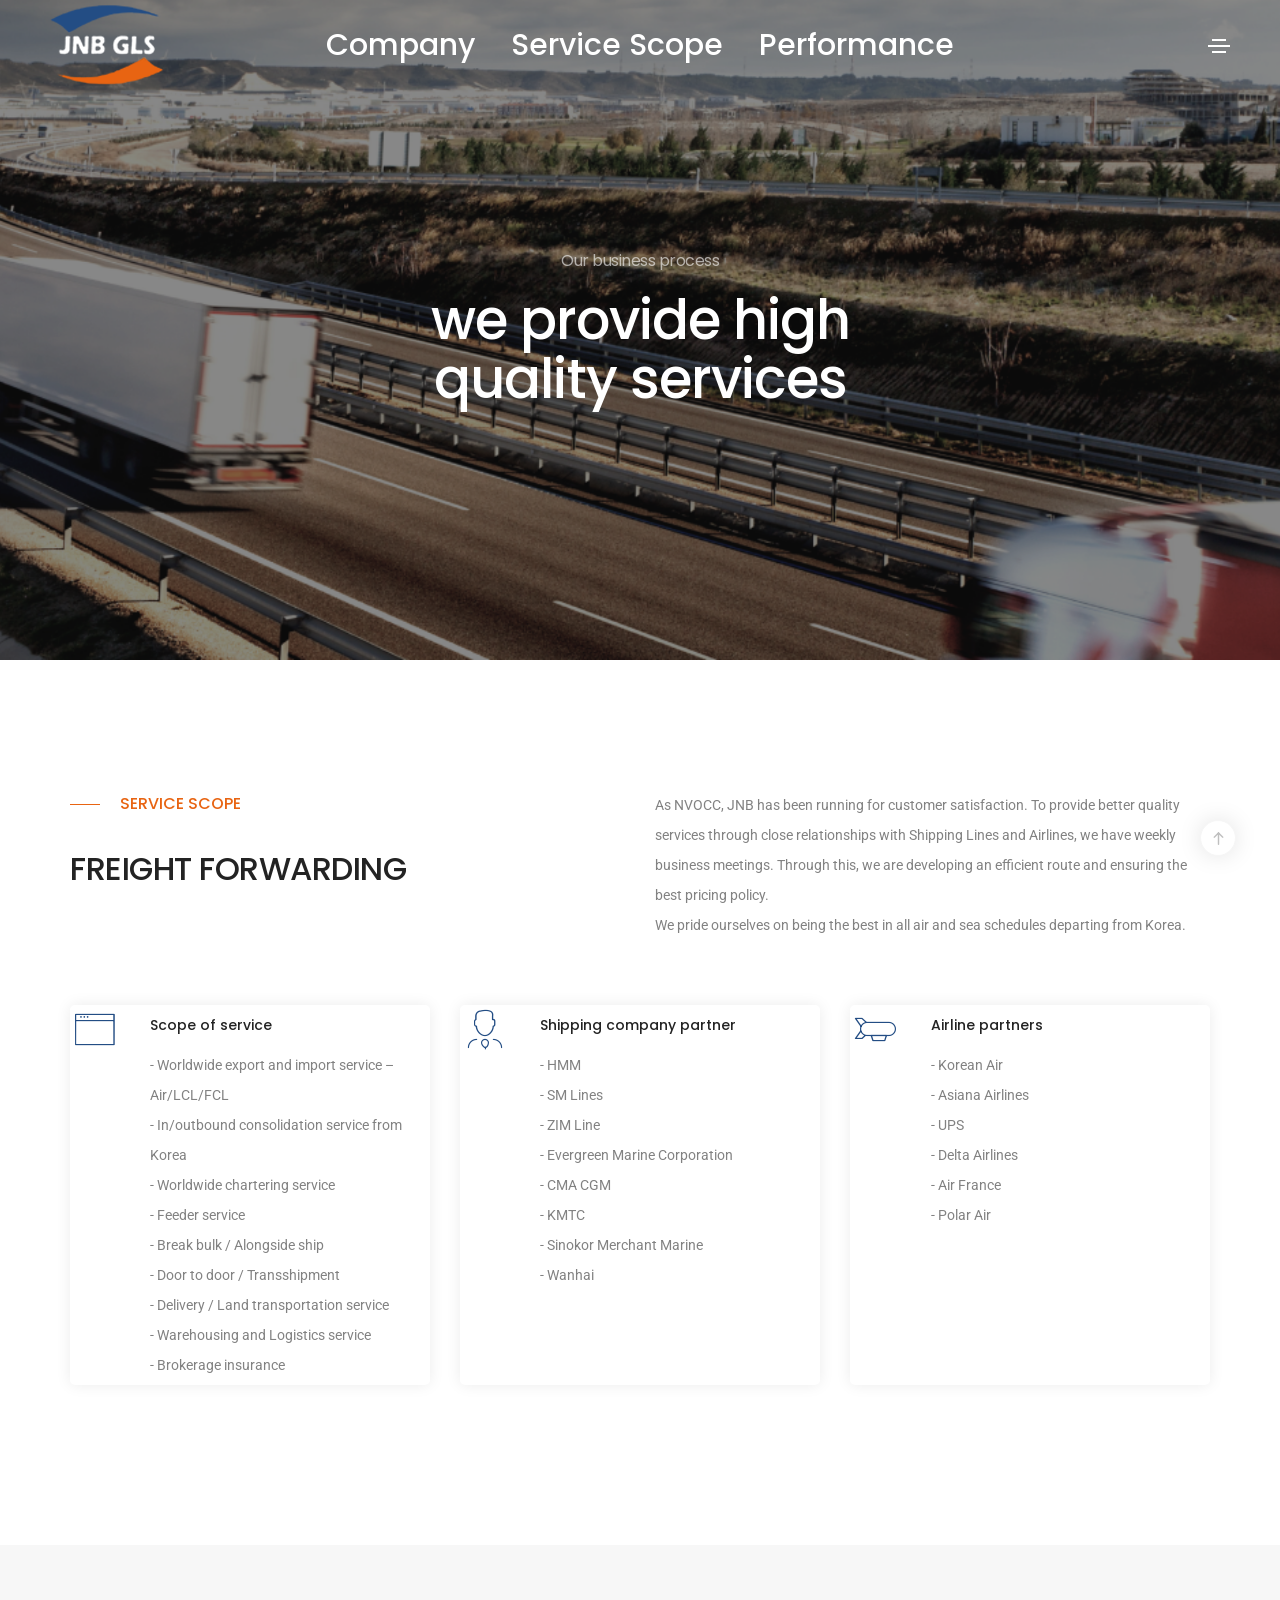
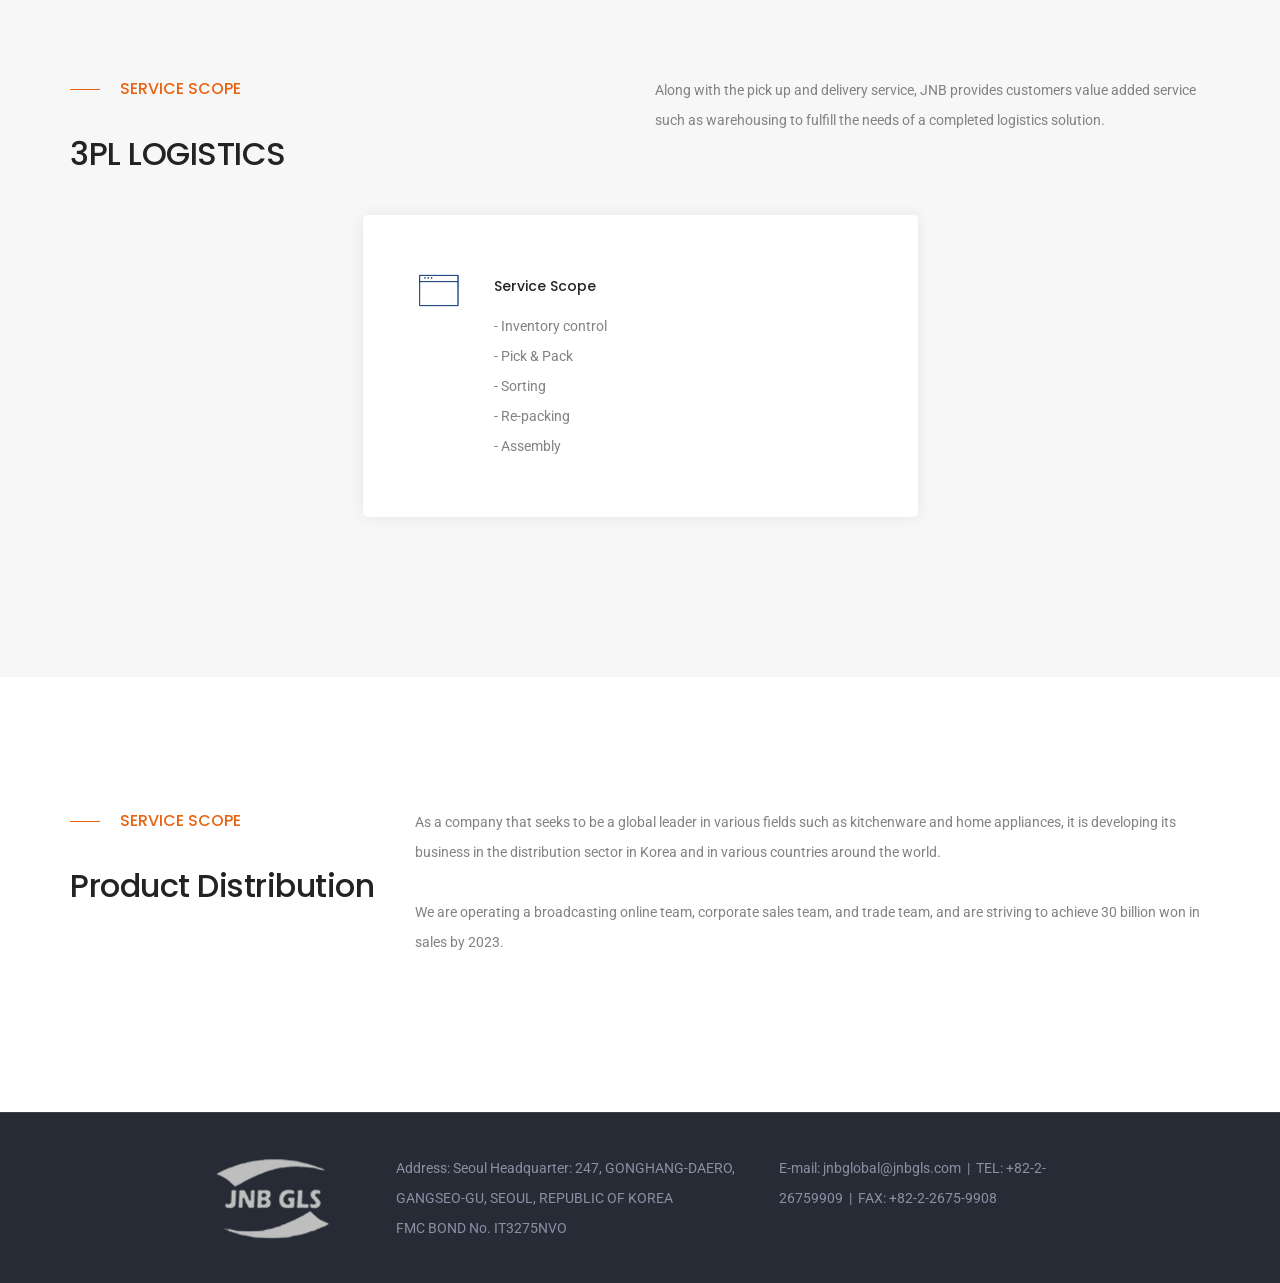
<file: service/index.html>
<!DOCTYPE html>
<html lang="en">
<head>
<meta charset="utf-8" />
<meta http-equiv="X-UA-Compatible" content="IE=edge">
<meta name="viewport" content="width=device-width,initial-scale=1.0" />
<meta name="description" content="JNB Logistics service scope - Freight Forwarding, 3PL Logistics, and Product Distribution." />
<title>Service Scope | JNB Logistics</title>
<link rel="stylesheet" type="text/css" href="/template/css/font-icons.min.css">
<link rel="stylesheet" type="text/css" href="/template/css/theme-vendors.min.css">
<link rel="stylesheet" type="text/css" href="/template/css/style.css">
<link rel="stylesheet" type="text/css" href="/template/css/responsive.css">
<link rel="stylesheet" href="https://fonts.googleapis.com/css2?family=Material+Symbols+Outlined:opsz,wght,FILL,GRAD@20..48,100..700,0..1,-50..200">
<link rel="stylesheet" type="text/css" href="/css/custom.css">
</head>
<body data-mobile-nav-style="classic">

<!-- ===== HEADER ===== -->
<header id="header">
    <nav class="navbar navbar-expand-lg navbar-dark bg-transparent header-light fixed-top navbar-boxed header-reverse-scroll">
        <div class="container-fluid nav-header-container">
            <div class="col-auto col-sm-6 col-lg-2 me-auto ps-lg-0">
                <a class="navbar-brand" href="/">
                    <img src="/template/images/header_logo.png" class="default-logo" alt="JNB Logistics">
                    <img src="/template/images/header_logo.png" class="alt-logo" alt="JNB Logistics">
                    <img src="/template/images/header_logo.png" class="mobile-logo" alt="JNB Logistics">
                </a>
            </div>
            <div class="col-auto col-lg-8 menu-order px-lg-0">
                <button class="navbar-toggler float-end" type="button" data-bs-toggle="collapse" data-bs-target="#navbarNav" aria-controls="navbarNav" aria-label="Toggle navigation">
                    <span class="navbar-toggler-line"></span>
                    <span class="navbar-toggler-line"></span>
                    <span class="navbar-toggler-line"></span>
                    <span class="navbar-toggler-line"></span>
                </button>
                <div class="collapse navbar-collapse justify-content-center" id="navbarNav">
                    <ul class="navbar-nav alt-font">
                        <li class="nav-item dropdown simple-dropdown">
                            <a href="/intro/" class="nav-link">Company</a>
                            <i class="fa fa-angle-down dropdown-toggle" data-bs-toggle="dropdown" aria-hidden="true"></i>
                            <ul class="dropdown-menu border-radius-25px" role="menu">
                                <li class="dropdown"><a href="/intro/">About us<i class="fas fa-angle-right dropdown-toggle"></i></a></li>
                                <li class="dropdown"><a href="/intro/network/">Network<i class="fas fa-angle-right dropdown-toggle"></i></a></li>
                            </ul>
                        </li>
                        <li class="nav-item dropdown simple-dropdown">
                            <a href="/service/" class="nav-link">Service Scope</a>
                        </li>
                        <li class="nav-item dropdown simple-dropdown">
                            <a href="/performance/" class="nav-link">Performance</a>
                        </li>
                    </ul>
                </div>
            </div>
            <div class="col-auto col-lg-2 text-end pe-0 font-size-0">
                <div class="header-push-button d-none d-lg-inline-block hidden-xs">
                    <a href="javascript:void(0);" class="push-button"><span></span><span></span><span></span><span></span></a>
                </div>
            </div>
        </div>
    </nav>
</header>
<!-- ===== END HEADER ===== -->

<!-- start page title -->
<section class="parallax bg-extra-dark-gray service_con01" data-parallax-background-ratio="0.5" style="background:url('/img/sub_visual_Service Scope.png') no-repeat center center;">
    <div class="opacity-light bg-extra-dark-gray"></div>
    <div class="container">
        <div class="row align-items-stretch justify-content-center small-screen">
            <div class="col-12 col-xl-6 col-lg-7 col-md-8 position-relative page-title-extra-small text-center d-flex justify-content-center flex-column">
                <h1 class="alt-font text-white opacity-6 margin-20px-bottom">Our business process</h1>
                <h2 class="text-white alt-font font-weight-500 letter-spacing-minus-1px line-height-50 sm-line-height-45 xs-line-height-30 no-margin-bottom">we provide high quality services</h2>
            </div>
        </div>
    </div>
</section>
<!-- end page title -->

<!-- start section: Freight Forwarding -->
<section class="bg-white wow animate__fadeIn service_con02">
    <div class="container">
        <div class="row no_gutter">
            <div class="col-12 col-md-6 position-relative mx-lg-auto overlap-gap-section sm-margin-30px-bottom">
                <div class="d-flex align-items-center alt-font text-extra-medium font-weight-500 margin-30px-bottom">
                    <span class="flex-shrink-0 w-30px h-1px bg_orange-color margin-20px-right"></span>
                    <div class="flex-grow-1 orange-color">SERVICE SCOPE</div>
                </div>
                <h5 class="alt-font font-weight-500 text-extra-dark-gray m-0">FREIGHT FORWARDING</h5>
            </div>
            <div class="col-12 col-lg-5 mx-lg-auto col-md-6 position-relative overlap-gap-section w-50 width-100">
                <p class="w-100">As NVOCC, JNB has been running for customer satisfaction. To provide better quality services through close relationships with Shipping Lines and Airlines, we have weekly business meetings. Through this, we are developing an efficient route and ensuring the best pricing policy.<br>
                We pride ourselves on being the best in all air and sea schedules departing from Korea.</p>
            </div>
        </div>
        <div class="row justify-content-center">
            <div class="col-12 col-lg-4 col-md-9 margin-30px-bottom xs-margin-15px-bottom">
                <div class="feature-box h-100 feature-box-left-icon border-radius-5px bg-white box-shadow-small feature-box-dark-hover overflow-hidden padding-5-px">
                    <div class="feature-box-icon">
                        <i class="line-icon-Navigation-LeftWindow icon-medium navy-color"></i>
                    </div>
                    <div class="feature-box-content last-paragraph-no-margin">
                        <span class="alt-font font-weight-500 margin-10px-bottom d-block text-extra-dark-gray">Scope of service</span>
                        <p>- Worldwide export and import service – Air/LCL/FCL<br>
                            - In/outbound consolidation service from Korea<br>
                            - Worldwide chartering service<br>
                            - Feeder service<br>
                            - Break bulk / Alongside ship<br>
                            - Door to door / Transshipment<br>
                            - Delivery / Land transportation service<br>
                            - Warehousing and Logistics service<br>
                            - Brokerage insurance</p>
                    </div>
                    <div class="feature-box-overlay bg-gradient-jmb-custom"></div>
                </div>
            </div>
            <div class="col-12 col-lg-4 col-md-9 margin-30px-bottom xs-margin-15px-bottom">
                <div class="feature-box h-100 feature-box-left-icon border-radius-5px bg-white box-shadow-small feature-box-dark-hover overflow-hidden padding-5-px">
                    <div class="feature-box-icon">
                        <i class="line-icon-Talk-Man icon-medium navy-color"></i>
                    </div>
                    <div class="feature-box-content last-paragraph-no-margin">
                        <span class="alt-font font-weight-500 margin-10px-bottom d-block text-extra-dark-gray">Shipping company partner</span>
                        <p>- HMM<br>- SM Lines<br>- ZIM Line<br>- Evergreen Marine Corporation<br>- CMA CGM<br>- KMTC<br>- Sinokor Merchant Marine<br>- Wanhai</p>
                    </div>
                    <div class="feature-box-overlay bg-gradient-jmb-custom"></div>
                </div>
            </div>
            <div class="col-12 col-lg-4 col-md-9 margin-30px-bottom xs-margin-15px-bottom">
                <div class="feature-box h-100 feature-box-left-icon border-radius-5px bg-white box-shadow-small feature-box-dark-hover overflow-hidden padding-5-px">
                    <div class="feature-box-icon">
                        <i class="line-icon-Airship icon-medium navy-color"></i>
                    </div>
                    <div class="feature-box-content last-paragraph-no-margin">
                        <span class="alt-font font-weight-500 margin-10px-bottom d-block text-extra-dark-gray">Airline partners</span>
                        <p>- Korean Air<br>- Asiana Airlines<br>- UPS<br>- Delta Airlines<br>- Air France<br>- Polar Air</p>
                    </div>
                    <div class="feature-box-overlay bg-gradient-jmb-custom"></div>
                </div>
            </div>
        </div>
    </div>
</section>
<!-- end section -->

<!-- start section: 3PL Logistics -->
<section class="bg-light-gray wow animate__fadeIn service_con02">
    <div class="container">
        <div class="row">
            <div class="col-12 col-md-6 position-relative mx-lg-auto overlap-gap-section sm-margin-30px-bottom">
                <div class="d-flex align-items-center alt-font text-extra-medium font-weight-500 margin-30px-bottom">
                    <span class="flex-shrink-0 w-30px h-1px bg_orange-color margin-20px-right"></span>
                    <div class="flex-grow-1 orange-color">SERVICE SCOPE</div>
                </div>
                <h5 class="alt-font font-weight-500 text-extra-dark-gray m-0">3PL LOGISTICS</h5>
            </div>
            <div class="col-12 col-lg-5 mx-lg-auto col-md-6 position-relative overlap-gap-section w-50 width-100">
                <p class="w-100">Along with the pick up and delivery service, JNB provides customers value added service such as warehousing to fulfill the needs of a completed logistics solution.</p>
            </div>
        </div>
        <div class="row justify-content-center">
            <div class="col-12 col-lg-6 col-md-9 margin-30px-bottom xs-margin-15px-bottom">
                <div class="feature-box h-100 feature-box-left-icon border-radius-5px bg-white box-shadow-small feature-box-dark-hover overflow-hidden padding-4-rem-all">
                    <div class="feature-box-icon">
                        <i class="line-icon-Navigation-LeftWindow icon-medium navy-color"></i>
                    </div>
                    <div class="feature-box-content last-paragraph-no-margin">
                        <span class="alt-font font-weight-500 margin-10px-bottom d-block text-extra-dark-gray">Service Scope</span>
                        <p>- Inventory control<br>- Pick &amp; Pack<br>- Sorting<br>- Re-packing<br>- Assembly</p>
                    </div>
                    <div class="feature-box-overlay bg-gradient-jmb-custom"></div>
                </div>
            </div>
        </div>
    </div>
</section>
<!-- end section -->

<!-- start section: Product Distribution -->
<section class="position-relative wow animate__fadeIn">
    <div class="opacity-medium bg-white"></div>
    <div class="container">
        <div class="row">
            <div class="col-12 col-md-6 position-relative overlap-gap-section sm-margin-30px-bottom width_29 width-100">
                <div class="d-flex align-items-center alt-font text-extra-medium font-weight-500 margin-30px-bottom">
                    <span class="flex-shrink-0 w-30px h-1px bg_orange-color margin-20px-right"></span>
                    <div class="flex-grow-1 orange-color">SERVICE SCOPE</div>
                </div>
                <h5 class="alt-font font-weight-500 text-extra-dark-gray m-0">Product Distribution</h5>
            </div>
            <div class="col-12 col-lg-5 col-md-6 position-relative overlap-gap-section w-70 width-100">
                <p class="w-100">As a company that seeks to be a global leader in various fields such as kitchenware and home appliances, it is developing its business in the distribution sector in Korea and in various countries around the world.<br><br>
                We are operating a broadcasting online team, corporate sales team, and trade team, and are striving to achieve 30 billion won in sales by 2023.</p>
            </div>
        </div>
    </div>
</section>
<!-- end section -->

<!-- ===== FOOTER ===== -->
<footer class="footer-dark bg-slate-blue footer">
    <div class="footer-bottom padding-40px-tb border-top border-color-white-transparent">
        <div class="container">
            <div class="row align-items-center">
                <div class="col-12 col-md-2 text-center text-md-start sm-margin-20px-bottom">
                    <a href="/" class="footer-logo"><img src="/template/images/footer_logo.png" alt="JNB Logistics"></a>
                </div>
                <div class="col-12 col-md-7 text-center last-paragraph-no-margin sm-margin-20px-bottom no_padd">
                    <p>Address: Seoul Headquarter: 247, GONGHANG-DAERO, GANGSEO-GU, SEOUL, REPUBLIC OF KOREA<br>FMC BOND No. IT3275NVO</p>
                    <p>E-mail: jnbglobal@jnbgls.com&nbsp;&nbsp;|&nbsp;&nbsp;TEL: +82-2-26759909&nbsp;&nbsp;|&nbsp;&nbsp;FAX: +82-2-2675-9908</p>
                </div>
            </div>
        </div>
    </div>
</footer>
<a class="scroll-top-arrow" href="javascript:void(0);"><i class="feather icon-feather-arrow-up"></i></a>

<script src="/template/js/jquery.min.js"></script>
<script src="/template/js/theme-vendors.min.js"></script>
<script src="/template/js/main.js"></script>
<script async src="https://www.googletagmanager.com/gtag/js?id=G-93NGDNYKNY"></script>
<script>
    window.dataLayer=window.dataLayer||[];
    function gtag(){dataLayer.push(arguments);}
    gtag('js',new Date()); gtag('config','G-93NGDNYKNY');
</script>
</body>
</html>
</file>
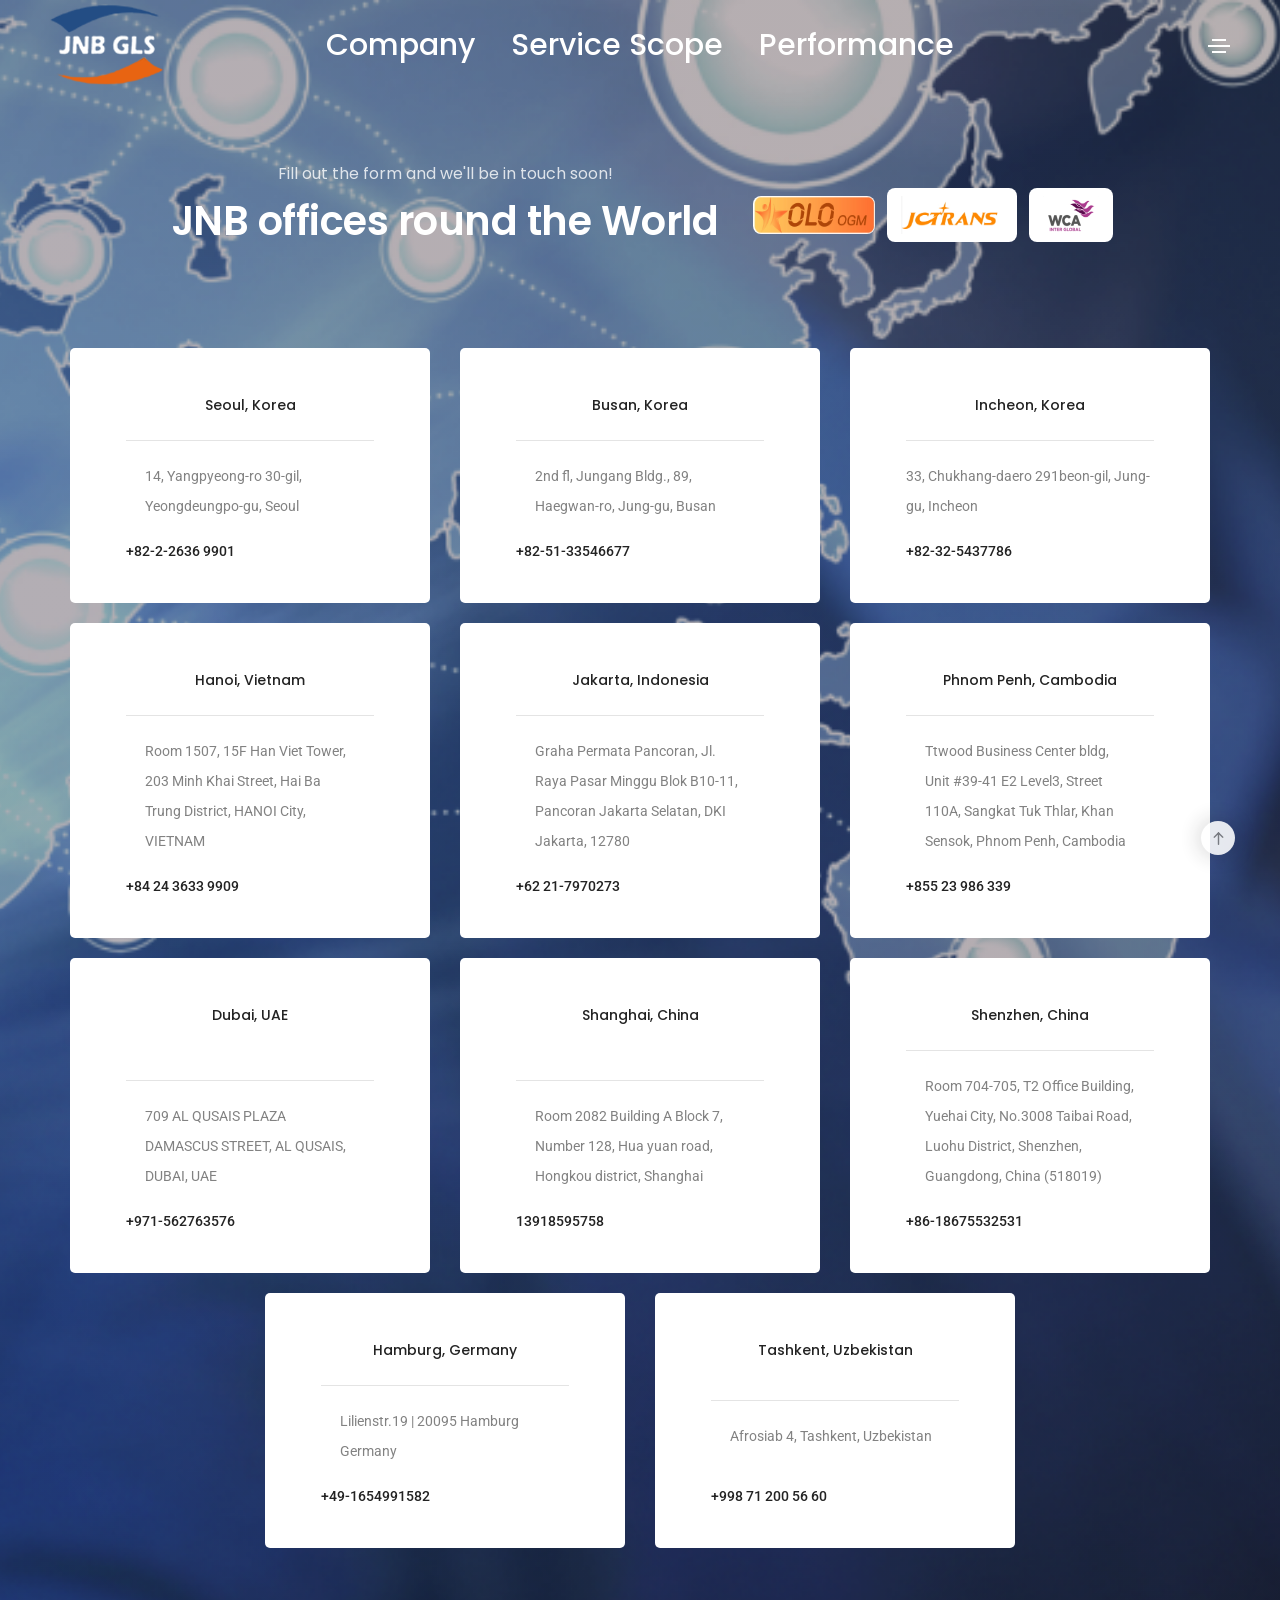
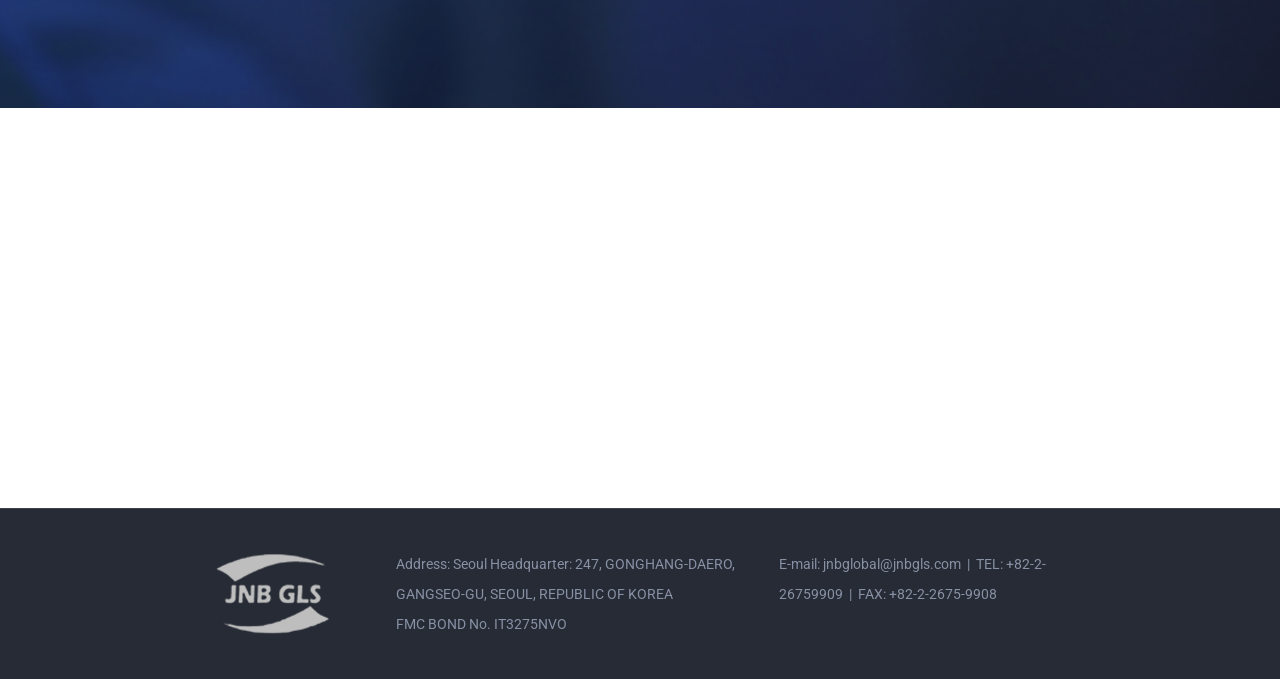
<file: intro/network/index.html>
<!DOCTYPE html>
<html lang="en">
<head>
<meta charset="utf-8" />
<meta http-equiv="X-UA-Compatible" content="IE=edge">
<meta name="viewport" content="width=device-width,initial-scale=1.0" />
<meta name="description" content="JNB Logistics global network - offices in Korea, Vietnam, Indonesia, Cambodia, UAE, China, Germany, Uzbekistan." />
<title>Network | JNB Logistics</title>
<link rel="stylesheet" type="text/css" href="/template/css/font-icons.min.css">
<link rel="stylesheet" type="text/css" href="/template/css/theme-vendors.min.css">
<link rel="stylesheet" type="text/css" href="/template/css/style.css">
<link rel="stylesheet" type="text/css" href="/template/css/responsive.css">
<link rel="stylesheet" href="https://fonts.googleapis.com/css2?family=Material+Symbols+Outlined:opsz,wght,FILL,GRAD@20..48,100..700,0..1,-50..200">
<link rel="stylesheet" type="text/css" href="/css/custom.css">
<style>
/* 같은 행 카드 높이 통일 */
.fancy-box-item { display:flex !important; flex-direction:column; }
.fancy-box-item .feature-box { flex:1; display:flex !important; flex-direction:column; }
.fancy-box-item .feature-box p { flex:1; }
</style>
</head>
<body data-mobile-nav-style="classic">

<!-- ===== HEADER ===== -->
<header id="header">
    <nav class="navbar navbar-expand-lg navbar-dark bg-transparent header-light fixed-top navbar-boxed header-reverse-scroll">
        <div class="container-fluid nav-header-container">
            <div class="col-auto col-sm-6 col-lg-2 me-auto ps-lg-0">
                <a class="navbar-brand" href="/">
                    <img src="/template/images/header_logo.png" class="default-logo" alt="JNB Logistics">
                    <img src="/template/images/header_logo.png" class="alt-logo" alt="JNB Logistics">
                    <img src="/template/images/header_logo.png" class="mobile-logo" alt="JNB Logistics">
                </a>
            </div>
            <div class="col-auto col-lg-8 menu-order px-lg-0">
                <button class="navbar-toggler float-end" type="button" data-bs-toggle="collapse" data-bs-target="#navbarNav" aria-controls="navbarNav" aria-label="Toggle navigation">
                    <span class="navbar-toggler-line"></span>
                    <span class="navbar-toggler-line"></span>
                    <span class="navbar-toggler-line"></span>
                    <span class="navbar-toggler-line"></span>
                </button>
                <div class="collapse navbar-collapse justify-content-center" id="navbarNav">
                    <ul class="navbar-nav alt-font">
                        <li class="nav-item dropdown simple-dropdown">
                            <a href="/intro/" class="nav-link">Company</a>
                            <i class="fa fa-angle-down dropdown-toggle" data-bs-toggle="dropdown" aria-hidden="true"></i>
                            <ul class="dropdown-menu border-radius-25px" role="menu">
                                <li class="dropdown"><a href="/intro/">About us<i class="fas fa-angle-right dropdown-toggle"></i></a></li>
                                <li class="dropdown"><a href="/intro/network/">Network<i class="fas fa-angle-right dropdown-toggle"></i></a></li>
                            </ul>
                        </li>
                        <li class="nav-item dropdown simple-dropdown">
                            <a href="/service/" class="nav-link">Service Scope</a>
                        </li>
                        <li class="nav-item dropdown simple-dropdown">
                            <a href="/performance/" class="nav-link">Performance</a>
                        </li>
                    </ul>
                </div>
            </div>
            <div class="col-auto col-lg-2 text-end pe-0 font-size-0">
                <div class="header-push-button d-none d-lg-inline-block hidden-xs">
                    <a href="javascript:void(0);" class="push-button"><span></span><span></span><span></span><span></span></a>
                </div>
            </div>
        </div>
    </nav>
</header>
<!-- ===== END HEADER ===== -->

<!-- start section -->
<section class="bg-extra-dark-gray fancy-box-background big-section cover-background" style="background:url('/img/sub_visual_회사소개.png') no-repeat center center;">
    <div class="opacity-very-light opacity-0-half z-index-minus-1 bg-gradient-sky-blue-pink"></div>
    <div class="container">
        <div class="row justify-content-center align-items-center">
            <div class="col-12 col-lg-6 col-md-8 text-center margin-5-half-rem-bottom sm-margin-3-half-rem-bottom">
                <span class="alt-font text-extra-medium text-white opacity-8 margin-10px-bottom d-block">Fill out the form and we'll be in touch soon!</span>
                <h4 class="alt-font text-white font-weight-600">JNB offices round the World</h4>
            </div>
            <div class="col-12 col-lg-4 col-md-8 text-center margin-5-half-rem-bottom sm-margin-3-half-rem-bottom">
                <div class="d-flex justify-content-center align-items-center flex-nowrap" style="gap:12px;">
                    <img src="/img/OLO logo.jpg" alt="OLO OGM" style="height:38px;width:auto;display:block;border-radius:8px;overflow:hidden;">
                    <div style="background:#fff;border-radius:8px;padding:8px 14px;">
                        <img src="/img/jcTrans.jpg" alt="JCTrans" style="height:38px;width:auto;display:block;">
                    </div>
                    <div style="background:#fff;border-radius:8px;padding:8px 14px;">
                        <img src="/img/WCA logo.jpg" alt="WCA Inter Global" style="height:38px;width:auto;display:block;">
                    </div>
                </div>
            </div>
        </div>
        <div class="row align-items-stretch justify-content-center">

            <!-- Seoul -->
            <div class="col-12 col-lg-4 col-md-6 col-sm-8 fancy-box-item md-margin-30px-bottom xs-margin-15px-bottom">
                <div class="feature-box feature-box-left-icon-middle padding-4-rem-lr padding-3-rem-tb bg-white border-radius-5px overflow-hidden lg-padding-3-rem-lr">
                    <div class="feature-box-content">
                        <span class="alt-font d-block font-weight-500 text-extra-dark-gray">Seoul, Korea</span>
                    </div>
                    <div class="bg-medium-gray margin-20px-tb w-100 h-1px"></div>
                    <p class="margin-10px-bottom w-85 lg-w-100 sm-w-75 xs-w-85">14, Yangpyeong-ro 30-gil, Yeongdeungpo-gu, Seoul</p>
                    <span class="d-block font-weight-500 margin-10px-top text-extra-dark-gray line-height-20px w-100">+82-2-2636 9901</span>
                </div>
            </div>

            <!-- Busan -->
            <div class="col-12 col-lg-4 col-md-6 col-sm-8 fancy-box-item md-margin-30px-bottom xs-margin-15px-bottom">
                <div class="feature-box feature-box-left-icon-middle padding-4-rem-lr padding-3-rem-tb bg-white border-radius-5px overflow-hidden lg-padding-3-rem-lr">
                    <div class="feature-box-content">
                        <span class="alt-font d-block font-weight-500 text-extra-dark-gray">Busan, Korea</span>
                    </div>
                    <div class="bg-medium-gray margin-20px-tb w-100 h-1px"></div>
                    <p class="margin-10px-bottom w-85 lg-w-100 sm-w-75 xs-w-85">2nd fl, Jungang Bldg., 89, Haegwan-ro, Jung-gu, Busan</p>
                    <span class="d-block font-weight-500 margin-10px-top text-extra-dark-gray line-height-20px w-100">+82-51-33546677</span>
                </div>
            </div>

            <!-- Incheon -->
            <div class="col-12 col-lg-4 col-md-6 col-sm-8 fancy-box-item md-margin-30px-bottom xs-margin-15px-bottom">
                <div class="feature-box feature-box-left-icon-middle padding-4-rem-lr padding-3-rem-tb bg-white border-radius-5px overflow-hidden lg-padding-3-rem-lr">
                    <div class="feature-box-content">
                        <span class="alt-font d-block font-weight-500 text-extra-dark-gray">Incheon, Korea</span>
                    </div>
                    <div class="bg-medium-gray margin-20px-tb w-100 h-1px"></div>
                    <p class="margin-10px-bottom w-100 lg-w-100 sm-w-75 xs-w-85">33, Chukhang-daero 291beon-gil, Jung-gu, Incheon</p>
                    <span class="d-block font-weight-500 margin-10px-top text-extra-dark-gray line-height-20px w-100">+82-32-5437786</span>
                </div>
            </div>

            <!-- Hanoi -->
            <div class="col-12 col-lg-4 col-md-6 col-sm-8 fancy-box-item md-margin-30px-bottom xs-margin-15px-bottom">
                <div class="feature-box feature-box-left-icon-middle padding-4-rem-lr padding-3-rem-tb bg-white border-radius-5px overflow-hidden lg-padding-3-rem-lr margin-20px-top">
                    <div class="feature-box-content">
                        <span class="alt-font d-block font-weight-500 text-extra-dark-gray">Hanoi, Vietnam</span>
                    </div>
                    <div class="bg-medium-gray margin-20px-tb w-100 h-1px"></div>
                    <p class="margin-10px-bottom w-85 lg-w-100 sm-w-75 xs-w-85">Room 1507, 15F Han Viet Tower, 203 Minh Khai Street, Hai Ba Trung District, HANOI City, VIETNAM</p>
                    <span class="d-block font-weight-500 margin-10px-top text-extra-dark-gray line-height-20px w-100">+84 24 3633 9909</span>
                </div>
            </div>

            <!-- Jakarta -->
            <div class="col-12 col-lg-4 col-md-6 col-sm-8 fancy-box-item md-margin-30px-bottom xs-margin-15px-bottom">
                <div class="feature-box feature-box-left-icon-middle padding-4-rem-lr padding-3-rem-tb bg-white border-radius-5px overflow-hidden lg-padding-3-rem-lr margin-20px-top">
                    <div class="feature-box-content">
                        <span class="alt-font d-block font-weight-500 text-extra-dark-gray">Jakarta, Indonesia</span>
                    </div>
                    <div class="bg-medium-gray margin-20px-tb w-100 h-1px"></div>
                    <p class="margin-10px-bottom w-85 lg-w-100 sm-w-75 xs-w-85">Graha Permata Pancoran, Jl. Raya Pasar Minggu Blok B10-11, Pancoran Jakarta Selatan, DKI Jakarta, 12780</p>
                    <span class="d-block font-weight-500 margin-10px-top text-extra-dark-gray line-height-20px w-100">+62 21-7970273</span>
                </div>
            </div>

            <!-- Phnom Penh -->
            <div class="col-12 col-lg-4 col-md-6 col-sm-8 fancy-box-item md-margin-30px-bottom xs-margin-15px-bottom">
                <div class="feature-box feature-box-left-icon-middle padding-4-rem-lr padding-3-rem-tb bg-white border-radius-5px overflow-hidden lg-padding-3-rem-lr margin-20px-top">
                    <div class="feature-box-content">
                        <span class="alt-font d-block font-weight-500 text-extra-dark-gray">Phnom Penh, Cambodia</span>
                    </div>
                    <div class="bg-medium-gray margin-20px-tb w-100 h-1px"></div>
                    <p class="margin-10px-bottom w-85 lg-w-100 sm-w-75 xs-w-85">Ttwood Business Center bldg, Unit #39-41 E2 Level3, Street 110A, Sangkat Tuk Thlar, Khan Sensok, Phnom Penh, Cambodia</p>
                    <span class="d-block font-weight-500 margin-10px-top text-extra-dark-gray line-height-20px w-100">+855 23 986 339</span>
                </div>
            </div>

            <!-- Dubai -->
            <div class="col-12 col-lg-4 col-md-6 col-sm-8 fancy-box-item md-margin-30px-bottom xs-margin-15px-bottom">
                <div class="feature-box feature-box-left-icon-middle padding-4-rem-lr padding-3-rem-tb bg-white border-radius-5px overflow-hidden lg-padding-3-rem-lr margin-20px-top">
                    <div class="feature-box-content">
                        <span class="alt-font d-block font-weight-500 text-extra-dark-gray">Dubai, UAE</span>
                    </div>
                    <div class="bg-medium-gray margin-20px-tb w-100 h-1px"></div>
                    <p class="margin-10px-bottom w-85 lg-w-100 sm-w-75 xs-w-85">709 AL QUSAIS PLAZA DAMASCUS STREET, AL QUSAIS, DUBAI, UAE</p>
                    <span class="d-block font-weight-500 margin-10px-top text-extra-dark-gray line-height-20px w-100">+971-562763576</span>
                </div>
            </div>

            <!-- Shanghai -->
            <div class="col-12 col-lg-4 col-md-6 col-sm-8 fancy-box-item md-margin-30px-bottom xs-margin-15px-bottom">
                <div class="feature-box feature-box-left-icon-middle padding-4-rem-lr padding-3-rem-tb bg-white border-radius-5px overflow-hidden lg-padding-3-rem-lr margin-20px-top">
                    <div class="feature-box-content">
                        <span class="alt-font d-block font-weight-500 text-extra-dark-gray">Shanghai, China</span>
                    </div>
                    <div class="bg-medium-gray margin-20px-tb w-100 h-1px"></div>
                    <p class="margin-10px-bottom w-85 lg-w-100 sm-w-75 xs-w-85">Room 2082 Building A Block 7, Number 128, Hua yuan road, Hongkou district, Shanghai</p>
                    <span class="d-block font-weight-500 margin-10px-top text-extra-dark-gray line-height-20px w-100">13918595758</span>
                </div>
            </div>

            <!-- Shenzhen -->
            <div class="col-12 col-lg-4 col-md-6 col-sm-8 fancy-box-item md-margin-30px-bottom xs-margin-15px-bottom">
                <div class="feature-box feature-box-left-icon-middle padding-4-rem-lr padding-3-rem-tb bg-white border-radius-5px overflow-hidden lg-padding-3-rem-lr margin-20px-top">
                    <div class="feature-box-content">
                        <span class="alt-font d-block font-weight-500 text-extra-dark-gray">Shenzhen, China</span>
                    </div>
                    <div class="bg-medium-gray margin-20px-tb w-100 h-1px"></div>
                    <p class="margin-10px-bottom w-85 lg-w-100 sm-w-75 xs-w-85">Room 704-705, T2 Office Building, Yuehai City, No.3008 Taibai Road, Luohu District, Shenzhen, Guangdong, China (518019)</p>
                    <span class="d-block font-weight-500 margin-10px-top text-extra-dark-gray line-height-20px w-100">+86-18675532531</span>
                </div>
            </div>

            <!-- Hamburg -->
            <div class="col-12 col-lg-4 col-md-6 col-sm-8 fancy-box-item md-margin-30px-bottom xs-margin-15px-bottom">
                <div class="feature-box feature-box-left-icon-middle padding-4-rem-lr padding-3-rem-tb bg-white border-radius-5px overflow-hidden lg-padding-3-rem-lr margin-20px-top">
                    <div class="feature-box-content">
                        <span class="alt-font d-block font-weight-500 text-extra-dark-gray">Hamburg, Germany</span>
                    </div>
                    <div class="bg-medium-gray margin-20px-tb w-100 h-1px"></div>
                    <p class="margin-10px-bottom w-85 lg-w-100 sm-w-75 xs-w-85">Lilienstr.19 | 20095 Hamburg Germany</p>
                    <span class="d-block font-weight-500 margin-10px-top text-extra-dark-gray line-height-20px w-100">+49-1654991582</span>
                </div>
            </div>

            <!-- Tashkent -->
            <div class="col-12 col-lg-4 col-md-6 col-sm-8 fancy-box-item md-margin-30px-bottom xs-margin-15px-bottom">
                <div class="feature-box feature-box-left-icon-middle padding-4-rem-lr padding-3-rem-tb bg-white border-radius-5px overflow-hidden lg-padding-3-rem-lr margin-20px-top">
                    <div class="feature-box-content">
                        <span class="alt-font d-block font-weight-500 text-extra-dark-gray">Tashkent, Uzbekistan</span>
                    </div>
                    <div class="bg-medium-gray margin-20px-tb w-100 h-1px"></div>
                    <p class="margin-10px-bottom w-85 lg-w-100 sm-w-75 xs-w-85">Afrosiab 4, Tashkent, Uzbekistan</p>
                    <span class="d-block font-weight-500 margin-10px-top text-extra-dark-gray line-height-20px w-100">+998 71 200 56 60</span>
                </div>
            </div>

        </div>
    </div>
</section>

<!-- Google Map -->
<section class="p-0">
    <div class="container-fluid">
        <div class="row">
            <div class="col p-0" style="height:400px;">
                <iframe style="width:100%;height:400px;border:0;" class="filter-grayscale-100"
                    src="https://www.google.com/maps/embed?pb=!1m18!1m12!1m3!1d3163.5930253919537!2d126.88679651196908!3d37.541089771928604!2m3!1f0!2f0!3f0!3m2!1i1024!2i768!4f13.1!3m3!1m2!1s0x357c9eb87ef036e5%3A0x18a21b36ed2da1e9!2z7ISc7Jq47Yq567OE7IucIOyYgeuTse2PrOq1rCDslpHtj4nroZwzMOq4uCAxNA!5e0!3m2!1sko!2skr!4v1669696237605!5m2!1sko!2skr">
                </iframe>
            </div>
        </div>
    </div>
</section>

<!-- ===== FOOTER ===== -->
<footer class="footer-dark bg-slate-blue footer">
    <div class="footer-bottom padding-40px-tb border-top border-color-white-transparent">
        <div class="container">
            <div class="row align-items-center">
                <div class="col-12 col-md-2 text-center text-md-start sm-margin-20px-bottom">
                    <a href="/" class="footer-logo"><img src="/template/images/footer_logo.png" alt="JNB Logistics"></a>
                </div>
                <div class="col-12 col-md-7 text-center last-paragraph-no-margin sm-margin-20px-bottom no_padd">
                    <p>Address: Seoul Headquarter: 247, GONGHANG-DAERO, GANGSEO-GU, SEOUL, REPUBLIC OF KOREA<br>FMC BOND No. IT3275NVO</p>
                    <p>E-mail: jnbglobal@jnbgls.com&nbsp;&nbsp;|&nbsp;&nbsp;TEL: +82-2-26759909&nbsp;&nbsp;|&nbsp;&nbsp;FAX: +82-2-2675-9908</p>
                </div>
            </div>
        </div>
    </div>
</footer>
<a class="scroll-top-arrow" href="javascript:void(0);"><i class="feather icon-feather-arrow-up"></i></a>

<script src="/template/js/jquery.min.js"></script>
<script src="/template/js/theme-vendors.min.js"></script>
<script src="/template/js/main.js"></script>
<script async src="https://www.googletagmanager.com/gtag/js?id=G-93NGDNYKNY"></script>
<script>
    window.dataLayer=window.dataLayer||[];
    function gtag(){dataLayer.push(arguments);}
    gtag('js',new Date()); gtag('config','G-93NGDNYKNY');
</script>
</body>
</html>
</file>
<file: template/css/font-icons.min.css>
/*
Font awesome
Version: 5.15.4 
Plugin URI: https://fontawesome.com
License: License - https://fontawesome.com/license/free (Icons: CC BY 4.0, Fonts: SIL OFL 1.1, Code: MIT License)
*/
.fa,.fab,.fad,.fal,.far,.fas{-moz-osx-font-smoothing:grayscale;-webkit-font-smoothing:antialiased;display:inline-block;font-style:normal;font-variant:normal;text-rendering:auto;line-height:1}.fa-lg{font-size:1.33333em;line-height:.75em;vertical-align:-.0667em}.fa-xs{font-size:.75em}.fa-sm{font-size:.875em}.fa-1x{font-size:1em}.fa-2x{font-size:2em}.fa-3x{font-size:3em}.fa-4x{font-size:4em}.fa-5x{font-size:5em}.fa-6x{font-size:6em}.fa-7x{font-size:7em}.fa-8x{font-size:8em}.fa-9x{font-size:9em}.fa-10x{font-size:10em}.fa-fw{text-align:center;width:1.25em}.fa-ul{list-style-type:none;margin-left:2.5em;padding-left:0}.fa-ul>li{position:relative}.fa-li{left:-2em;position:absolute;text-align:center;width:2em;line-height:inherit}.fa-border{border:.08em solid #eee;border-radius:.1em;padding:.2em .25em .15em}.fa-pull-left{float:left}.fa-pull-right{float:right}.fa.fa-pull-left,.fab.fa-pull-left,.fal.fa-pull-left,.far.fa-pull-left,.fas.fa-pull-left{margin-right:.3em}.fa.fa-pull-right,.fab.fa-pull-right,.fal.fa-pull-right,.far.fa-pull-right,.fas.fa-pull-right{margin-left:.3em}.fa-spin{-webkit-animation:fa-spin 2s linear infinite;animation:fa-spin 2s linear infinite}.fa-pulse{-webkit-animation:fa-spin 1s steps(8) infinite;animation:fa-spin 1s steps(8) infinite}@-webkit-keyframes fa-spin{0%{-webkit-transform:rotate(0deg);transform:rotate(0deg)}to{-webkit-transform:rotate(1turn);transform:rotate(1turn)}}@keyframes fa-spin{0%{-webkit-transform:rotate(0deg);transform:rotate(0deg)}to{-webkit-transform:rotate(1turn);transform:rotate(1turn)}}.fa-rotate-90{-ms-filter:"progid:DXImageTransform.Microsoft.BasicImage(rotation=1)";-webkit-transform:rotate(90deg);transform:rotate(90deg)}.fa-rotate-180{-ms-filter:"progid:DXImageTransform.Microsoft.BasicImage(rotation=2)";-webkit-transform:rotate(180deg);transform:rotate(180deg)}.fa-rotate-270{-ms-filter:"progid:DXImageTransform.Microsoft.BasicImage(rotation=3)";-webkit-transform:rotate(270deg);transform:rotate(270deg)}.fa-flip-horizontal{-ms-filter:"progid:DXImageTransform.Microsoft.BasicImage(rotation=0, mirror=1)";-webkit-transform:scaleX(-1);transform:scaleX(-1)}.fa-flip-vertical{-webkit-transform:scaleY(-1);transform:scaleY(-1)}.fa-flip-both,.fa-flip-horizontal.fa-flip-vertical,.fa-flip-vertical{-ms-filter:"progid:DXImageTransform.Microsoft.BasicImage(rotation=2, mirror=1)"}.fa-flip-both,.fa-flip-horizontal.fa-flip-vertical{-webkit-transform:scale(-1);transform:scale(-1)}:root .fa-flip-both,:root .fa-flip-horizontal,:root .fa-flip-vertical,:root .fa-rotate-90,:root .fa-rotate-180,:root .fa-rotate-270{-webkit-filter:none;filter:none}.fa-stack{display:inline-block;height:2em;line-height:2em;position:relative;vertical-align:middle;width:2.5em}.fa-stack-1x,.fa-stack-2x{left:0;position:absolute;text-align:center;width:100%}.fa-stack-1x{line-height:inherit}.fa-stack-2x{font-size:2em}.fa-inverse{color:#fff}.fa-500px:before{content:"\f26e"}.fa-accessible-icon:before{content:"\f368"}.fa-accusoft:before{content:"\f369"}.fa-acquisitions-incorporated:before{content:"\f6af"}.fa-ad:before{content:"\f641"}.fa-address-book:before{content:"\f2b9"}.fa-address-card:before{content:"\f2bb"}.fa-adjust:before{content:"\f042"}.fa-adn:before{content:"\f170"}.fa-adversal:before{content:"\f36a"}.fa-affiliatetheme:before{content:"\f36b"}.fa-air-freshener:before{content:"\f5d0"}.fa-airbnb:before{content:"\f834"}.fa-algolia:before{content:"\f36c"}.fa-align-center:before{content:"\f037"}.fa-align-justify:before{content:"\f039"}.fa-align-left:before{content:"\f036"}.fa-align-right:before{content:"\f038"}.fa-alipay:before{content:"\f642"}.fa-allergies:before{content:"\f461"}.fa-amazon:before{content:"\f270"}.fa-amazon-pay:before{content:"\f42c"}.fa-ambulance:before{content:"\f0f9"}.fa-american-sign-language-interpreting:before{content:"\f2a3"}.fa-amilia:before{content:"\f36d"}.fa-anchor:before{content:"\f13d"}.fa-android:before{content:"\f17b"}.fa-angellist:before{content:"\f209"}.fa-angle-double-down:before{content:"\f103"}.fa-angle-double-left:before{content:"\f100"}.fa-angle-double-right:before{content:"\f101"}.fa-angle-double-up:before{content:"\f102"}.fa-angle-down:before{content:"\f107"}.fa-angle-left:before{content:"\f104"}.fa-angle-right:before{content:"\f105"}.fa-angle-up:before{content:"\f106"}.fa-angry:before{content:"\f556"}.fa-angrycreative:before{content:"\f36e"}.fa-angular:before{content:"\f420"}.fa-ankh:before{content:"\f644"}.fa-app-store:before{content:"\f36f"}.fa-app-store-ios:before{content:"\f370"}.fa-apper:before{content:"\f371"}.fa-apple:before{content:"\f179"}.fa-apple-alt:before{content:"\f5d1"}.fa-apple-pay:before{content:"\f415"}.fa-archive:before{content:"\f187"}.fa-archway:before{content:"\f557"}.fa-arrow-alt-circle-down:before{content:"\f358"}.fa-arrow-alt-circle-left:before{content:"\f359"}.fa-arrow-alt-circle-right:before{content:"\f35a"}.fa-arrow-alt-circle-up:before{content:"\f35b"}.fa-arrow-circle-down:before{content:"\f0ab"}.fa-arrow-circle-left:before{content:"\f0a8"}.fa-arrow-circle-right:before{content:"\f0a9"}.fa-arrow-circle-up:before{content:"\f0aa"}.fa-arrow-down:before{content:"\f063"}.fa-arrow-left:before{content:"\f060"}.fa-arrow-right:before{content:"\f061"}.fa-arrow-up:before{content:"\f062"}.fa-arrows-alt:before{content:"\f0b2"}.fa-arrows-alt-h:before{content:"\f337"}.fa-arrows-alt-v:before{content:"\f338"}.fa-artstation:before{content:"\f77a"}.fa-assistive-listening-systems:before{content:"\f2a2"}.fa-asterisk:before{content:"\f069"}.fa-asymmetrik:before{content:"\f372"}.fa-at:before{content:"\f1fa"}.fa-atlas:before{content:"\f558"}.fa-atlassian:before{content:"\f77b"}.fa-atom:before{content:"\f5d2"}.fa-audible:before{content:"\f373"}.fa-audio-description:before{content:"\f29e"}.fa-autoprefixer:before{content:"\f41c"}.fa-avianex:before{content:"\f374"}.fa-aviato:before{content:"\f421"}.fa-award:before{content:"\f559"}.fa-aws:before{content:"\f375"}.fa-baby:before{content:"\f77c"}.fa-baby-carriage:before{content:"\f77d"}.fa-backspace:before{content:"\f55a"}.fa-backward:before{content:"\f04a"}.fa-bacon:before{content:"\f7e5"}.fa-bacteria:before{content:"\e059"}.fa-bacterium:before{content:"\e05a"}.fa-bahai:before{content:"\f666"}.fa-balance-scale:before{content:"\f24e"}.fa-balance-scale-left:before{content:"\f515"}.fa-balance-scale-right:before{content:"\f516"}.fa-ban:before{content:"\f05e"}.fa-band-aid:before{content:"\f462"}.fa-bandcamp:before{content:"\f2d5"}.fa-barcode:before{content:"\f02a"}.fa-bars:before{content:"\f0c9"}.fa-baseball-ball:before{content:"\f433"}.fa-basketball-ball:before{content:"\f434"}.fa-bath:before{content:"\f2cd"}.fa-battery-empty:before{content:"\f244"}.fa-battery-full:before{content:"\f240"}.fa-battery-half:before{content:"\f242"}.fa-battery-quarter:before{content:"\f243"}.fa-battery-three-quarters:before{content:"\f241"}.fa-battle-net:before{content:"\f835"}.fa-bed:before{content:"\f236"}.fa-beer:before{content:"\f0fc"}.fa-behance:before{content:"\f1b4"}.fa-behance-square:before{content:"\f1b5"}.fa-bell:before{content:"\f0f3"}.fa-bell-slash:before{content:"\f1f6"}.fa-bezier-curve:before{content:"\f55b"}.fa-bible:before{content:"\f647"}.fa-bicycle:before{content:"\f206"}.fa-biking:before{content:"\f84a"}.fa-bimobject:before{content:"\f378"}.fa-binoculars:before{content:"\f1e5"}.fa-biohazard:before{content:"\f780"}.fa-birthday-cake:before{content:"\f1fd"}.fa-bitbucket:before{content:"\f171"}.fa-bitcoin:before{content:"\f379"}.fa-bity:before{content:"\f37a"}.fa-black-tie:before{content:"\f27e"}.fa-blackberry:before{content:"\f37b"}.fa-blender:before{content:"\f517"}.fa-blender-phone:before{content:"\f6b6"}.fa-blind:before{content:"\f29d"}.fa-blog:before{content:"\f781"}.fa-blogger:before{content:"\f37c"}.fa-blogger-b:before{content:"\f37d"}.fa-bluetooth:before{content:"\f293"}.fa-bluetooth-b:before{content:"\f294"}.fa-bold:before{content:"\f032"}.fa-bolt:before{content:"\f0e7"}.fa-bomb:before{content:"\f1e2"}.fa-bone:before{content:"\f5d7"}.fa-bong:before{content:"\f55c"}.fa-book:before{content:"\f02d"}.fa-book-dead:before{content:"\f6b7"}.fa-book-medical:before{content:"\f7e6"}.fa-book-open:before{content:"\f518"}.fa-book-reader:before{content:"\f5da"}.fa-bookmark:before{content:"\f02e"}.fa-bootstrap:before{content:"\f836"}.fa-border-all:before{content:"\f84c"}.fa-border-none:before{content:"\f850"}.fa-border-style:before{content:"\f853"}.fa-bowling-ball:before{content:"\f436"}.fa-box:before{content:"\f466"}.fa-box-open:before{content:"\f49e"}.fa-box-tissue:before{content:"\e05b"}.fa-boxes:before{content:"\f468"}.fa-braille:before{content:"\f2a1"}.fa-brain:before{content:"\f5dc"}.fa-bread-slice:before{content:"\f7ec"}.fa-briefcase:before{content:"\f0b1"}.fa-briefcase-medical:before{content:"\f469"}.fa-broadcast-tower:before{content:"\f519"}.fa-broom:before{content:"\f51a"}.fa-brush:before{content:"\f55d"}.fa-btc:before{content:"\f15a"}.fa-buffer:before{content:"\f837"}.fa-bug:before{content:"\f188"}.fa-building:before{content:"\f1ad"}.fa-bullhorn:before{content:"\f0a1"}.fa-bullseye:before{content:"\f140"}.fa-burn:before{content:"\f46a"}.fa-buromobelexperte:before{content:"\f37f"}.fa-bus:before{content:"\f207"}.fa-bus-alt:before{content:"\f55e"}.fa-business-time:before{content:"\f64a"}.fa-buy-n-large:before{content:"\f8a6"}.fa-buysellads:before{content:"\f20d"}.fa-calculator:before{content:"\f1ec"}.fa-calendar:before{content:"\f133"}.fa-calendar-alt:before{content:"\f073"}.fa-calendar-check:before{content:"\f274"}.fa-calendar-day:before{content:"\f783"}.fa-calendar-minus:before{content:"\f272"}.fa-calendar-plus:before{content:"\f271"}.fa-calendar-times:before{content:"\f273"}.fa-calendar-week:before{content:"\f784"}.fa-camera:before{content:"\f030"}.fa-camera-retro:before{content:"\f083"}.fa-campground:before{content:"\f6bb"}.fa-canadian-maple-leaf:before{content:"\f785"}.fa-candy-cane:before{content:"\f786"}.fa-cannabis:before{content:"\f55f"}.fa-capsules:before{content:"\f46b"}.fa-car:before{content:"\f1b9"}.fa-car-alt:before{content:"\f5de"}.fa-car-battery:before{content:"\f5df"}.fa-car-crash:before{content:"\f5e1"}.fa-car-side:before{content:"\f5e4"}.fa-caravan:before{content:"\f8ff"}.fa-caret-down:before{content:"\f0d7"}.fa-caret-left:before{content:"\f0d9"}.fa-caret-right:before{content:"\f0da"}.fa-caret-square-down:before{content:"\f150"}.fa-caret-square-left:before{content:"\f191"}.fa-caret-square-right:before{content:"\f152"}.fa-caret-square-up:before{content:"\f151"}.fa-caret-up:before{content:"\f0d8"}.fa-carrot:before{content:"\f787"}.fa-cart-arrow-down:before{content:"\f218"}.fa-cart-plus:before{content:"\f217"}.fa-cash-register:before{content:"\f788"}.fa-cat:before{content:"\f6be"}.fa-cc-amazon-pay:before{content:"\f42d"}.fa-cc-amex:before{content:"\f1f3"}.fa-cc-apple-pay:before{content:"\f416"}.fa-cc-diners-club:before{content:"\f24c"}.fa-cc-discover:before{content:"\f1f2"}.fa-cc-jcb:before{content:"\f24b"}.fa-cc-mastercard:before{content:"\f1f1"}.fa-cc-paypal:before{content:"\f1f4"}.fa-cc-stripe:before{content:"\f1f5"}.fa-cc-visa:before{content:"\f1f0"}.fa-centercode:before{content:"\f380"}.fa-centos:before{content:"\f789"}.fa-certificate:before{content:"\f0a3"}.fa-chair:before{content:"\f6c0"}.fa-chalkboard:before{content:"\f51b"}.fa-chalkboard-teacher:before{content:"\f51c"}.fa-charging-station:before{content:"\f5e7"}.fa-chart-area:before{content:"\f1fe"}.fa-chart-bar:before{content:"\f080"}.fa-chart-line:before{content:"\f201"}.fa-chart-pie:before{content:"\f200"}.fa-check:before{content:"\f00c"}.fa-check-circle:before{content:"\f058"}.fa-check-double:before{content:"\f560"}.fa-check-square:before{content:"\f14a"}.fa-cheese:before{content:"\f7ef"}.fa-chess:before{content:"\f439"}.fa-chess-bishop:before{content:"\f43a"}.fa-chess-board:before{content:"\f43c"}.fa-chess-king:before{content:"\f43f"}.fa-chess-knight:before{content:"\f441"}.fa-chess-pawn:before{content:"\f443"}.fa-chess-queen:before{content:"\f445"}.fa-chess-rook:before{content:"\f447"}.fa-chevron-circle-down:before{content:"\f13a"}.fa-chevron-circle-left:before{content:"\f137"}.fa-chevron-circle-right:before{content:"\f138"}.fa-chevron-circle-up:before{content:"\f139"}.fa-chevron-down:before{content:"\f078"}.fa-chevron-left:before{content:"\f053"}.fa-chevron-right:before{content:"\f054"}.fa-chevron-up:before{content:"\f077"}.fa-child:before{content:"\f1ae"}.fa-chrome:before{content:"\f268"}.fa-chromecast:before{content:"\f838"}.fa-church:before{content:"\f51d"}.fa-circle:before{content:"\f111"}.fa-circle-notch:before{content:"\f1ce"}.fa-city:before{content:"\f64f"}.fa-clinic-medical:before{content:"\f7f2"}.fa-clipboard:before{content:"\f328"}.fa-clipboard-check:before{content:"\f46c"}.fa-clipboard-list:before{content:"\f46d"}.fa-clock:before{content:"\f017"}.fa-clone:before{content:"\f24d"}.fa-closed-captioning:before{content:"\f20a"}.fa-cloud:before{content:"\f0c2"}.fa-cloud-download-alt:before{content:"\f381"}.fa-cloud-meatball:before{content:"\f73b"}.fa-cloud-moon:before{content:"\f6c3"}.fa-cloud-moon-rain:before{content:"\f73c"}.fa-cloud-rain:before{content:"\f73d"}.fa-cloud-showers-heavy:before{content:"\f740"}.fa-cloud-sun:before{content:"\f6c4"}.fa-cloud-sun-rain:before{content:"\f743"}.fa-cloud-upload-alt:before{content:"\f382"}.fa-cloudflare:before{content:"\e07d"}.fa-cloudscale:before{content:"\f383"}.fa-cloudsmith:before{content:"\f384"}.fa-cloudversify:before{content:"\f385"}.fa-cocktail:before{content:"\f561"}.fa-code:before{content:"\f121"}.fa-code-branch:before{content:"\f126"}.fa-codepen:before{content:"\f1cb"}.fa-codiepie:before{content:"\f284"}.fa-coffee:before{content:"\f0f4"}.fa-cog:before{content:"\f013"}.fa-cogs:before{content:"\f085"}.fa-coins:before{content:"\f51e"}.fa-columns:before{content:"\f0db"}.fa-comment:before{content:"\f075"}.fa-comment-alt:before{content:"\f27a"}.fa-comment-dollar:before{content:"\f651"}.fa-comment-dots:before{content:"\f4ad"}.fa-comment-medical:before{content:"\f7f5"}.fa-comment-slash:before{content:"\f4b3"}.fa-comments:before{content:"\f086"}.fa-comments-dollar:before{content:"\f653"}.fa-compact-disc:before{content:"\f51f"}.fa-compass:before{content:"\f14e"}.fa-compress:before{content:"\f066"}.fa-compress-alt:before{content:"\f422"}.fa-compress-arrows-alt:before{content:"\f78c"}.fa-concierge-bell:before{content:"\f562"}.fa-confluence:before{content:"\f78d"}.fa-connectdevelop:before{content:"\f20e"}.fa-contao:before{content:"\f26d"}.fa-cookie:before{content:"\f563"}.fa-cookie-bite:before{content:"\f564"}.fa-copy:before{content:"\f0c5"}.fa-copyright:before{content:"\f1f9"}.fa-cotton-bureau:before{content:"\f89e"}.fa-couch:before{content:"\f4b8"}.fa-cpanel:before{content:"\f388"}.fa-creative-commons:before{content:"\f25e"}.fa-creative-commons-by:before{content:"\f4e7"}.fa-creative-commons-nc:before{content:"\f4e8"}.fa-creative-commons-nc-eu:before{content:"\f4e9"}.fa-creative-commons-nc-jp:before{content:"\f4ea"}.fa-creative-commons-nd:before{content:"\f4eb"}.fa-creative-commons-pd:before{content:"\f4ec"}.fa-creative-commons-pd-alt:before{content:"\f4ed"}.fa-creative-commons-remix:before{content:"\f4ee"}.fa-creative-commons-sa:before{content:"\f4ef"}.fa-creative-commons-sampling:before{content:"\f4f0"}.fa-creative-commons-sampling-plus:before{content:"\f4f1"}.fa-creative-commons-share:before{content:"\f4f2"}.fa-creative-commons-zero:before{content:"\f4f3"}.fa-credit-card:before{content:"\f09d"}.fa-critical-role:before{content:"\f6c9"}.fa-crop:before{content:"\f125"}.fa-crop-alt:before{content:"\f565"}.fa-cross:before{content:"\f654"}.fa-crosshairs:before{content:"\f05b"}.fa-crow:before{content:"\f520"}.fa-crown:before{content:"\f521"}.fa-crutch:before{content:"\f7f7"}.fa-css3:before{content:"\f13c"}.fa-css3-alt:before{content:"\f38b"}.fa-cube:before{content:"\f1b2"}.fa-cubes:before{content:"\f1b3"}.fa-cut:before{content:"\f0c4"}.fa-cuttlefish:before{content:"\f38c"}.fa-d-and-d:before{content:"\f38d"}.fa-d-and-d-beyond:before{content:"\f6ca"}.fa-dailymotion:before{content:"\e052"}.fa-dashcube:before{content:"\f210"}.fa-database:before{content:"\f1c0"}.fa-deaf:before{content:"\f2a4"}.fa-deezer:before{content:"\e077"}.fa-delicious:before{content:"\f1a5"}.fa-democrat:before{content:"\f747"}.fa-deploydog:before{content:"\f38e"}.fa-deskpro:before{content:"\f38f"}.fa-desktop:before{content:"\f108"}.fa-dev:before{content:"\f6cc"}.fa-deviantart:before{content:"\f1bd"}.fa-dharmachakra:before{content:"\f655"}.fa-dhl:before{content:"\f790"}.fa-diagnoses:before{content:"\f470"}.fa-diaspora:before{content:"\f791"}.fa-dice:before{content:"\f522"}.fa-dice-d20:before{content:"\f6cf"}.fa-dice-d6:before{content:"\f6d1"}.fa-dice-five:before{content:"\f523"}.fa-dice-four:before{content:"\f524"}.fa-dice-one:before{content:"\f525"}.fa-dice-six:before{content:"\f526"}.fa-dice-three:before{content:"\f527"}.fa-dice-two:before{content:"\f528"}.fa-digg:before{content:"\f1a6"}.fa-digital-ocean:before{content:"\f391"}.fa-digital-tachograph:before{content:"\f566"}.fa-directions:before{content:"\f5eb"}.fa-discord:before{content:"\f392"}.fa-discourse:before{content:"\f393"}.fa-disease:before{content:"\f7fa"}.fa-divide:before{content:"\f529"}.fa-dizzy:before{content:"\f567"}.fa-dna:before{content:"\f471"}.fa-dochub:before{content:"\f394"}.fa-docker:before{content:"\f395"}.fa-dog:before{content:"\f6d3"}.fa-dollar-sign:before{content:"\f155"}.fa-dolly:before{content:"\f472"}.fa-dolly-flatbed:before{content:"\f474"}.fa-donate:before{content:"\f4b9"}.fa-door-closed:before{content:"\f52a"}.fa-door-open:before{content:"\f52b"}.fa-dot-circle:before{content:"\f192"}.fa-dove:before{content:"\f4ba"}.fa-download:before{content:"\f019"}.fa-draft2digital:before{content:"\f396"}.fa-drafting-compass:before{content:"\f568"}.fa-dragon:before{content:"\f6d5"}.fa-draw-polygon:before{content:"\f5ee"}.fa-dribbble:before{content:"\f17d"}.fa-dribbble-square:before{content:"\f397"}.fa-dropbox:before{content:"\f16b"}.fa-drum:before{content:"\f569"}.fa-drum-steelpan:before{content:"\f56a"}.fa-drumstick-bite:before{content:"\f6d7"}.fa-drupal:before{content:"\f1a9"}.fa-dumbbell:before{content:"\f44b"}.fa-dumpster:before{content:"\f793"}.fa-dumpster-fire:before{content:"\f794"}.fa-dungeon:before{content:"\f6d9"}.fa-dyalog:before{content:"\f399"}.fa-earlybirds:before{content:"\f39a"}.fa-ebay:before{content:"\f4f4"}.fa-edge:before{content:"\f282"}.fa-edge-legacy:before{content:"\e078"}.fa-edit:before{content:"\f044"}.fa-egg:before{content:"\f7fb"}.fa-eject:before{content:"\f052"}.fa-elementor:before{content:"\f430"}.fa-ellipsis-h:before{content:"\f141"}.fa-ellipsis-v:before{content:"\f142"}.fa-ello:before{content:"\f5f1"}.fa-ember:before{content:"\f423"}.fa-empire:before{content:"\f1d1"}.fa-envelope:before{content:"\f0e0"}.fa-envelope-open:before{content:"\f2b6"}.fa-envelope-open-text:before{content:"\f658"}.fa-envelope-square:before{content:"\f199"}.fa-envira:before{content:"\f299"}.fa-equals:before{content:"\f52c"}.fa-eraser:before{content:"\f12d"}.fa-erlang:before{content:"\f39d"}.fa-ethereum:before{content:"\f42e"}.fa-ethernet:before{content:"\f796"}.fa-etsy:before{content:"\f2d7"}.fa-euro-sign:before{content:"\f153"}.fa-evernote:before{content:"\f839"}.fa-exchange-alt:before{content:"\f362"}.fa-exclamation:before{content:"\f12a"}.fa-exclamation-circle:before{content:"\f06a"}.fa-exclamation-triangle:before{content:"\f071"}.fa-expand:before{content:"\f065"}.fa-expand-alt:before{content:"\f424"}.fa-expand-arrows-alt:before{content:"\f31e"}.fa-expeditedssl:before{content:"\f23e"}.fa-external-link-alt:before{content:"\f35d"}.fa-external-link-square-alt:before{content:"\f360"}.fa-eye:before{content:"\f06e"}.fa-eye-dropper:before{content:"\f1fb"}.fa-eye-slash:before{content:"\f070"}.fa-facebook:before{content:"\f09a"}.fa-facebook-f:before{content:"\f39e"}.fa-facebook-messenger:before{content:"\f39f"}.fa-facebook-square:before{content:"\f082"}.fa-fan:before{content:"\f863"}.fa-fantasy-flight-games:before{content:"\f6dc"}.fa-fast-backward:before{content:"\f049"}.fa-fast-forward:before{content:"\f050"}.fa-faucet:before{content:"\e005"}.fa-fax:before{content:"\f1ac"}.fa-feather:before{content:"\f52d"}.fa-feather-alt:before{content:"\f56b"}.fa-fedex:before{content:"\f797"}.fa-fedora:before{content:"\f798"}.fa-female:before{content:"\f182"}.fa-fighter-jet:before{content:"\f0fb"}.fa-figma:before{content:"\f799"}.fa-file:before{content:"\f15b"}.fa-file-alt:before{content:"\f15c"}.fa-file-archive:before{content:"\f1c6"}.fa-file-audio:before{content:"\f1c7"}.fa-file-code:before{content:"\f1c9"}.fa-file-contract:before{content:"\f56c"}.fa-file-csv:before{content:"\f6dd"}.fa-file-download:before{content:"\f56d"}.fa-file-excel:before{content:"\f1c3"}.fa-file-export:before{content:"\f56e"}.fa-file-image:before{content:"\f1c5"}.fa-file-import:before{content:"\f56f"}.fa-file-invoice:before{content:"\f570"}.fa-file-invoice-dollar:before{content:"\f571"}.fa-file-medical:before{content:"\f477"}.fa-file-medical-alt:before{content:"\f478"}.fa-file-pdf:before{content:"\f1c1"}.fa-file-powerpoint:before{content:"\f1c4"}.fa-file-prescription:before{content:"\f572"}.fa-file-signature:before{content:"\f573"}.fa-file-upload:before{content:"\f574"}.fa-file-video:before{content:"\f1c8"}.fa-file-word:before{content:"\f1c2"}.fa-fill:before{content:"\f575"}.fa-fill-drip:before{content:"\f576"}.fa-film:before{content:"\f008"}.fa-filter:before{content:"\f0b0"}.fa-fingerprint:before{content:"\f577"}.fa-fire:before{content:"\f06d"}.fa-fire-alt:before{content:"\f7e4"}.fa-fire-extinguisher:before{content:"\f134"}.fa-firefox:before{content:"\f269"}.fa-firefox-browser:before{content:"\e007"}.fa-first-aid:before{content:"\f479"}.fa-first-order:before{content:"\f2b0"}.fa-first-order-alt:before{content:"\f50a"}.fa-firstdraft:before{content:"\f3a1"}.fa-fish:before{content:"\f578"}.fa-fist-raised:before{content:"\f6de"}.fa-flag:before{content:"\f024"}.fa-flag-checkered:before{content:"\f11e"}.fa-flag-usa:before{content:"\f74d"}.fa-flask:before{content:"\f0c3"}.fa-flickr:before{content:"\f16e"}.fa-flipboard:before{content:"\f44d"}.fa-flushed:before{content:"\f579"}.fa-fly:before{content:"\f417"}.fa-folder:before{content:"\f07b"}.fa-folder-minus:before{content:"\f65d"}.fa-folder-open:before{content:"\f07c"}.fa-folder-plus:before{content:"\f65e"}.fa-font:before{content:"\f031"}.fa-font-awesome:before{content:"\f2b4"}.fa-font-awesome-alt:before{content:"\f35c"}.fa-font-awesome-flag:before{content:"\f425"}.fa-font-awesome-logo-full:before{content:"\f4e6"}.fa-fonticons:before{content:"\f280"}.fa-fonticons-fi:before{content:"\f3a2"}.fa-football-ball:before{content:"\f44e"}.fa-fort-awesome:before{content:"\f286"}.fa-fort-awesome-alt:before{content:"\f3a3"}.fa-forumbee:before{content:"\f211"}.fa-forward:before{content:"\f04e"}.fa-foursquare:before{content:"\f180"}.fa-free-code-camp:before{content:"\f2c5"}.fa-freebsd:before{content:"\f3a4"}.fa-frog:before{content:"\f52e"}.fa-frown:before{content:"\f119"}.fa-frown-open:before{content:"\f57a"}.fa-fulcrum:before{content:"\f50b"}.fa-funnel-dollar:before{content:"\f662"}.fa-futbol:before{content:"\f1e3"}.fa-galactic-republic:before{content:"\f50c"}.fa-galactic-senate:before{content:"\f50d"}.fa-gamepad:before{content:"\f11b"}.fa-gas-pump:before{content:"\f52f"}.fa-gavel:before{content:"\f0e3"}.fa-gem:before{content:"\f3a5"}.fa-genderless:before{content:"\f22d"}.fa-get-pocket:before{content:"\f265"}.fa-gg:before{content:"\f260"}.fa-gg-circle:before{content:"\f261"}.fa-ghost:before{content:"\f6e2"}.fa-gift:before{content:"\f06b"}.fa-gifts:before{content:"\f79c"}.fa-git:before{content:"\f1d3"}.fa-git-alt:before{content:"\f841"}.fa-git-square:before{content:"\f1d2"}.fa-github:before{content:"\f09b"}.fa-github-alt:before{content:"\f113"}.fa-github-square:before{content:"\f092"}.fa-gitkraken:before{content:"\f3a6"}.fa-gitlab:before{content:"\f296"}.fa-gitter:before{content:"\f426"}.fa-glass-cheers:before{content:"\f79f"}.fa-glass-martini:before{content:"\f000"}.fa-glass-martini-alt:before{content:"\f57b"}.fa-glass-whiskey:before{content:"\f7a0"}.fa-glasses:before{content:"\f530"}.fa-glide:before{content:"\f2a5"}.fa-glide-g:before{content:"\f2a6"}.fa-globe:before{content:"\f0ac"}.fa-globe-africa:before{content:"\f57c"}.fa-globe-americas:before{content:"\f57d"}.fa-globe-asia:before{content:"\f57e"}.fa-globe-europe:before{content:"\f7a2"}.fa-gofore:before{content:"\f3a7"}.fa-golf-ball:before{content:"\f450"}.fa-goodreads:before{content:"\f3a8"}.fa-goodreads-g:before{content:"\f3a9"}.fa-google:before{content:"\f1a0"}.fa-google-drive:before{content:"\f3aa"}.fa-google-pay:before{content:"\e079"}.fa-google-play:before{content:"\f3ab"}.fa-google-plus:before{content:"\f2b3"}.fa-google-plus-g:before{content:"\f0d5"}.fa-google-plus-square:before{content:"\f0d4"}.fa-google-wallet:before{content:"\f1ee"}.fa-gopuram:before{content:"\f664"}.fa-graduation-cap:before{content:"\f19d"}.fa-gratipay:before{content:"\f184"}.fa-grav:before{content:"\f2d6"}.fa-greater-than:before{content:"\f531"}.fa-greater-than-equal:before{content:"\f532"}.fa-grimace:before{content:"\f57f"}.fa-grin:before{content:"\f580"}.fa-grin-alt:before{content:"\f581"}.fa-grin-beam:before{content:"\f582"}.fa-grin-beam-sweat:before{content:"\f583"}.fa-grin-hearts:before{content:"\f584"}.fa-grin-squint:before{content:"\f585"}.fa-grin-squint-tears:before{content:"\f586"}.fa-grin-stars:before{content:"\f587"}.fa-grin-tears:before{content:"\f588"}.fa-grin-tongue:before{content:"\f589"}.fa-grin-tongue-squint:before{content:"\f58a"}.fa-grin-tongue-wink:before{content:"\f58b"}.fa-grin-wink:before{content:"\f58c"}.fa-grip-horizontal:before{content:"\f58d"}.fa-grip-lines:before{content:"\f7a4"}.fa-grip-lines-vertical:before{content:"\f7a5"}.fa-grip-vertical:before{content:"\f58e"}.fa-gripfire:before{content:"\f3ac"}.fa-grunt:before{content:"\f3ad"}.fa-guilded:before{content:"\e07e"}.fa-guitar:before{content:"\f7a6"}.fa-gulp:before{content:"\f3ae"}.fa-h-square:before{content:"\f0fd"}.fa-hacker-news:before{content:"\f1d4"}.fa-hacker-news-square:before{content:"\f3af"}.fa-hackerrank:before{content:"\f5f7"}.fa-hamburger:before{content:"\f805"}.fa-hammer:before{content:"\f6e3"}.fa-hamsa:before{content:"\f665"}.fa-hand-holding:before{content:"\f4bd"}.fa-hand-holding-heart:before{content:"\f4be"}.fa-hand-holding-medical:before{content:"\e05c"}.fa-hand-holding-usd:before{content:"\f4c0"}.fa-hand-holding-water:before{content:"\f4c1"}.fa-hand-lizard:before{content:"\f258"}.fa-hand-middle-finger:before{content:"\f806"}.fa-hand-paper:before{content:"\f256"}.fa-hand-peace:before{content:"\f25b"}.fa-hand-point-down:before{content:"\f0a7"}.fa-hand-point-left:before{content:"\f0a5"}.fa-hand-point-right:before{content:"\f0a4"}.fa-hand-point-up:before{content:"\f0a6"}.fa-hand-pointer:before{content:"\f25a"}.fa-hand-rock:before{content:"\f255"}.fa-hand-scissors:before{content:"\f257"}.fa-hand-sparkles:before{content:"\e05d"}.fa-hand-spock:before{content:"\f259"}.fa-hands:before{content:"\f4c2"}.fa-hands-helping:before{content:"\f4c4"}.fa-hands-wash:before{content:"\e05e"}.fa-handshake:before{content:"\f2b5"}.fa-handshake-alt-slash:before{content:"\e05f"}.fa-handshake-slash:before{content:"\e060"}.fa-hanukiah:before{content:"\f6e6"}.fa-hard-hat:before{content:"\f807"}.fa-hashtag:before{content:"\f292"}.fa-hat-cowboy:before{content:"\f8c0"}.fa-hat-cowboy-side:before{content:"\f8c1"}.fa-hat-wizard:before{content:"\f6e8"}.fa-hdd:before{content:"\f0a0"}.fa-head-side-cough:before{content:"\e061"}.fa-head-side-cough-slash:before{content:"\e062"}.fa-head-side-mask:before{content:"\e063"}.fa-head-side-virus:before{content:"\e064"}.fa-heading:before{content:"\f1dc"}.fa-headphones:before{content:"\f025"}.fa-headphones-alt:before{content:"\f58f"}.fa-headset:before{content:"\f590"}.fa-heart:before{content:"\f004"}.fa-heart-broken:before{content:"\f7a9"}.fa-heartbeat:before{content:"\f21e"}.fa-helicopter:before{content:"\f533"}.fa-highlighter:before{content:"\f591"}.fa-hiking:before{content:"\f6ec"}.fa-hippo:before{content:"\f6ed"}.fa-hips:before{content:"\f452"}.fa-hire-a-helper:before{content:"\f3b0"}.fa-history:before{content:"\f1da"}.fa-hive:before{content:"\e07f"}.fa-hockey-puck:before{content:"\f453"}.fa-holly-berry:before{content:"\f7aa"}.fa-home:before{content:"\f015"}.fa-hooli:before{content:"\f427"}.fa-hornbill:before{content:"\f592"}.fa-horse:before{content:"\f6f0"}.fa-horse-head:before{content:"\f7ab"}.fa-hospital:before{content:"\f0f8"}.fa-hospital-alt:before{content:"\f47d"}.fa-hospital-symbol:before{content:"\f47e"}.fa-hospital-user:before{content:"\f80d"}.fa-hot-tub:before{content:"\f593"}.fa-hotdog:before{content:"\f80f"}.fa-hotel:before{content:"\f594"}.fa-hotjar:before{content:"\f3b1"}.fa-hourglass:before{content:"\f254"}.fa-hourglass-end:before{content:"\f253"}.fa-hourglass-half:before{content:"\f252"}.fa-hourglass-start:before{content:"\f251"}.fa-house-damage:before{content:"\f6f1"}.fa-house-user:before{content:"\e065"}.fa-houzz:before{content:"\f27c"}.fa-hryvnia:before{content:"\f6f2"}.fa-html5:before{content:"\f13b"}.fa-hubspot:before{content:"\f3b2"}.fa-i-cursor:before{content:"\f246"}.fa-ice-cream:before{content:"\f810"}.fa-icicles:before{content:"\f7ad"}.fa-icons:before{content:"\f86d"}.fa-id-badge:before{content:"\f2c1"}.fa-id-card:before{content:"\f2c2"}.fa-id-card-alt:before{content:"\f47f"}.fa-ideal:before{content:"\e013"}.fa-igloo:before{content:"\f7ae"}.fa-image:before{content:"\f03e"}.fa-images:before{content:"\f302"}.fa-imdb:before{content:"\f2d8"}.fa-inbox:before{content:"\f01c"}.fa-indent:before{content:"\f03c"}.fa-industry:before{content:"\f275"}.fa-infinity:before{content:"\f534"}.fa-info:before{content:"\f129"}.fa-info-circle:before{content:"\f05a"}.fa-innosoft:before{content:"\e080"}.fa-instagram:before{content:"\f16d"}.fa-instagram-square:before{content:"\e055"}.fa-instalod:before{content:"\e081"}.fa-intercom:before{content:"\f7af"}.fa-internet-explorer:before{content:"\f26b"}.fa-invision:before{content:"\f7b0"}.fa-ioxhost:before{content:"\f208"}.fa-italic:before{content:"\f033"}.fa-itch-io:before{content:"\f83a"}.fa-itunes:before{content:"\f3b4"}.fa-itunes-note:before{content:"\f3b5"}.fa-java:before{content:"\f4e4"}.fa-jedi:before{content:"\f669"}.fa-jedi-order:before{content:"\f50e"}.fa-jenkins:before{content:"\f3b6"}.fa-jira:before{content:"\f7b1"}.fa-joget:before{content:"\f3b7"}.fa-joint:before{content:"\f595"}.fa-joomla:before{content:"\f1aa"}.fa-journal-whills:before{content:"\f66a"}.fa-js:before{content:"\f3b8"}.fa-js-square:before{content:"\f3b9"}.fa-jsfiddle:before{content:"\f1cc"}.fa-kaaba:before{content:"\f66b"}.fa-kaggle:before{content:"\f5fa"}.fa-key:before{content:"\f084"}.fa-keybase:before{content:"\f4f5"}.fa-keyboard:before{content:"\f11c"}.fa-keycdn:before{content:"\f3ba"}.fa-khanda:before{content:"\f66d"}.fa-kickstarter:before{content:"\f3bb"}.fa-kickstarter-k:before{content:"\f3bc"}.fa-kiss:before{content:"\f596"}.fa-kiss-beam:before{content:"\f597"}.fa-kiss-wink-heart:before{content:"\f598"}.fa-kiwi-bird:before{content:"\f535"}.fa-korvue:before{content:"\f42f"}.fa-landmark:before{content:"\f66f"}.fa-language:before{content:"\f1ab"}.fa-laptop:before{content:"\f109"}.fa-laptop-code:before{content:"\f5fc"}.fa-laptop-house:before{content:"\e066"}.fa-laptop-medical:before{content:"\f812"}.fa-laravel:before{content:"\f3bd"}.fa-lastfm:before{content:"\f202"}.fa-lastfm-square:before{content:"\f203"}.fa-laugh:before{content:"\f599"}.fa-laugh-beam:before{content:"\f59a"}.fa-laugh-squint:before{content:"\f59b"}.fa-laugh-wink:before{content:"\f59c"}.fa-layer-group:before{content:"\f5fd"}.fa-leaf:before{content:"\f06c"}.fa-leanpub:before{content:"\f212"}.fa-lemon:before{content:"\f094"}.fa-less:before{content:"\f41d"}.fa-less-than:before{content:"\f536"}.fa-less-than-equal:before{content:"\f537"}.fa-level-down-alt:before{content:"\f3be"}.fa-level-up-alt:before{content:"\f3bf"}.fa-life-ring:before{content:"\f1cd"}.fa-lightbulb:before{content:"\f0eb"}.fa-line:before{content:"\f3c0"}.fa-link:before{content:"\f0c1"}.fa-linkedin:before{content:"\f08c"}.fa-linkedin-in:before{content:"\f0e1"}.fa-linode:before{content:"\f2b8"}.fa-linux:before{content:"\f17c"}.fa-lira-sign:before{content:"\f195"}.fa-list:before{content:"\f03a"}.fa-list-alt:before{content:"\f022"}.fa-list-ol:before{content:"\f0cb"}.fa-list-ul:before{content:"\f0ca"}.fa-location-arrow:before{content:"\f124"}.fa-lock:before{content:"\f023"}.fa-lock-open:before{content:"\f3c1"}.fa-long-arrow-alt-down:before{content:"\f309"}.fa-long-arrow-alt-left:before{content:"\f30a"}.fa-long-arrow-alt-right:before{content:"\f30b"}.fa-long-arrow-alt-up:before{content:"\f30c"}.fa-low-vision:before{content:"\f2a8"}.fa-luggage-cart:before{content:"\f59d"}.fa-lungs:before{content:"\f604"}.fa-lungs-virus:before{content:"\e067"}.fa-lyft:before{content:"\f3c3"}.fa-magento:before{content:"\f3c4"}.fa-magic:before{content:"\f0d0"}.fa-magnet:before{content:"\f076"}.fa-mail-bulk:before{content:"\f674"}.fa-mailchimp:before{content:"\f59e"}.fa-male:before{content:"\f183"}.fa-mandalorian:before{content:"\f50f"}.fa-map:before{content:"\f279"}.fa-map-marked:before{content:"\f59f"}.fa-map-marked-alt:before{content:"\f5a0"}.fa-map-marker:before{content:"\f041"}.fa-map-marker-alt:before{content:"\f3c5"}.fa-map-pin:before{content:"\f276"}.fa-map-signs:before{content:"\f277"}.fa-markdown:before{content:"\f60f"}.fa-marker:before{content:"\f5a1"}.fa-mars:before{content:"\f222"}.fa-mars-double:before{content:"\f227"}.fa-mars-stroke:before{content:"\f229"}.fa-mars-stroke-h:before{content:"\f22b"}.fa-mars-stroke-v:before{content:"\f22a"}.fa-mask:before{content:"\f6fa"}.fa-mastodon:before{content:"\f4f6"}.fa-maxcdn:before{content:"\f136"}.fa-mdb:before{content:"\f8ca"}.fa-medal:before{content:"\f5a2"}.fa-medapps:before{content:"\f3c6"}.fa-medium:before{content:"\f23a"}.fa-medium-m:before{content:"\f3c7"}.fa-medkit:before{content:"\f0fa"}.fa-medrt:before{content:"\f3c8"}.fa-meetup:before{content:"\f2e0"}.fa-megaport:before{content:"\f5a3"}.fa-meh:before{content:"\f11a"}.fa-meh-blank:before{content:"\f5a4"}.fa-meh-rolling-eyes:before{content:"\f5a5"}.fa-memory:before{content:"\f538"}.fa-mendeley:before{content:"\f7b3"}.fa-menorah:before{content:"\f676"}.fa-mercury:before{content:"\f223"}.fa-meteor:before{content:"\f753"}.fa-microblog:before{content:"\e01a"}.fa-microchip:before{content:"\f2db"}.fa-microphone:before{content:"\f130"}.fa-microphone-alt:before{content:"\f3c9"}.fa-microphone-alt-slash:before{content:"\f539"}.fa-microphone-slash:before{content:"\f131"}.fa-microscope:before{content:"\f610"}.fa-microsoft:before{content:"\f3ca"}.fa-minus:before{content:"\f068"}.fa-minus-circle:before{content:"\f056"}.fa-minus-square:before{content:"\f146"}.fa-mitten:before{content:"\f7b5"}.fa-mix:before{content:"\f3cb"}.fa-mixcloud:before{content:"\f289"}.fa-mixer:before{content:"\e056"}.fa-mizuni:before{content:"\f3cc"}.fa-mobile:before{content:"\f10b"}.fa-mobile-alt:before{content:"\f3cd"}.fa-modx:before{content:"\f285"}.fa-monero:before{content:"\f3d0"}.fa-money-bill:before{content:"\f0d6"}.fa-money-bill-alt:before{content:"\f3d1"}.fa-money-bill-wave:before{content:"\f53a"}.fa-money-bill-wave-alt:before{content:"\f53b"}.fa-money-check:before{content:"\f53c"}.fa-money-check-alt:before{content:"\f53d"}.fa-monument:before{content:"\f5a6"}.fa-moon:before{content:"\f186"}.fa-mortar-pestle:before{content:"\f5a7"}.fa-mosque:before{content:"\f678"}.fa-motorcycle:before{content:"\f21c"}.fa-mountain:before{content:"\f6fc"}.fa-mouse:before{content:"\f8cc"}.fa-mouse-pointer:before{content:"\f245"}.fa-mug-hot:before{content:"\f7b6"}.fa-music:before{content:"\f001"}.fa-napster:before{content:"\f3d2"}.fa-neos:before{content:"\f612"}.fa-network-wired:before{content:"\f6ff"}.fa-neuter:before{content:"\f22c"}.fa-newspaper:before{content:"\f1ea"}.fa-nimblr:before{content:"\f5a8"}.fa-node:before{content:"\f419"}.fa-node-js:before{content:"\f3d3"}.fa-not-equal:before{content:"\f53e"}.fa-notes-medical:before{content:"\f481"}.fa-npm:before{content:"\f3d4"}.fa-ns8:before{content:"\f3d5"}.fa-nutritionix:before{content:"\f3d6"}.fa-object-group:before{content:"\f247"}.fa-object-ungroup:before{content:"\f248"}.fa-octopus-deploy:before{content:"\e082"}.fa-odnoklassniki:before{content:"\f263"}.fa-odnoklassniki-square:before{content:"\f264"}.fa-oil-can:before{content:"\f613"}.fa-old-republic:before{content:"\f510"}.fa-om:before{content:"\f679"}.fa-opencart:before{content:"\f23d"}.fa-openid:before{content:"\f19b"}.fa-opera:before{content:"\f26a"}.fa-optin-monster:before{content:"\f23c"}.fa-orcid:before{content:"\f8d2"}.fa-osi:before{content:"\f41a"}.fa-otter:before{content:"\f700"}.fa-outdent:before{content:"\f03b"}.fa-page4:before{content:"\f3d7"}.fa-pagelines:before{content:"\f18c"}.fa-pager:before{content:"\f815"}.fa-paint-brush:before{content:"\f1fc"}.fa-paint-roller:before{content:"\f5aa"}.fa-palette:before{content:"\f53f"}.fa-palfed:before{content:"\f3d8"}.fa-pallet:before{content:"\f482"}.fa-paper-plane:before{content:"\f1d8"}.fa-paperclip:before{content:"\f0c6"}.fa-parachute-box:before{content:"\f4cd"}.fa-paragraph:before{content:"\f1dd"}.fa-parking:before{content:"\f540"}.fa-passport:before{content:"\f5ab"}.fa-pastafarianism:before{content:"\f67b"}.fa-paste:before{content:"\f0ea"}.fa-patreon:before{content:"\f3d9"}.fa-pause:before{content:"\f04c"}.fa-pause-circle:before{content:"\f28b"}.fa-paw:before{content:"\f1b0"}.fa-paypal:before{content:"\f1ed"}.fa-peace:before{content:"\f67c"}.fa-pen:before{content:"\f304"}.fa-pen-alt:before{content:"\f305"}.fa-pen-fancy:before{content:"\f5ac"}.fa-pen-nib:before{content:"\f5ad"}.fa-pen-square:before{content:"\f14b"}.fa-pencil-alt:before{content:"\f303"}.fa-pencil-ruler:before{content:"\f5ae"}.fa-penny-arcade:before{content:"\f704"}.fa-people-arrows:before{content:"\e068"}.fa-people-carry:before{content:"\f4ce"}.fa-pepper-hot:before{content:"\f816"}.fa-perbyte:before{content:"\e083"}.fa-percent:before{content:"\f295"}.fa-percentage:before{content:"\f541"}.fa-periscope:before{content:"\f3da"}.fa-person-booth:before{content:"\f756"}.fa-phabricator:before{content:"\f3db"}.fa-phoenix-framework:before{content:"\f3dc"}.fa-phoenix-squadron:before{content:"\f511"}.fa-phone:before{content:"\f095"}.fa-phone-alt:before{content:"\f879"}.fa-phone-slash:before{content:"\f3dd"}.fa-phone-square:before{content:"\f098"}.fa-phone-square-alt:before{content:"\f87b"}.fa-phone-volume:before{content:"\f2a0"}.fa-photo-video:before{content:"\f87c"}.fa-php:before{content:"\f457"}.fa-pied-piper:before{content:"\f2ae"}.fa-pied-piper-alt:before{content:"\f1a8"}.fa-pied-piper-hat:before{content:"\f4e5"}.fa-pied-piper-pp:before{content:"\f1a7"}.fa-pied-piper-square:before{content:"\e01e"}.fa-piggy-bank:before{content:"\f4d3"}.fa-pills:before{content:"\f484"}.fa-pinterest:before{content:"\f0d2"}.fa-pinterest-p:before{content:"\f231"}.fa-pinterest-square:before{content:"\f0d3"}.fa-pizza-slice:before{content:"\f818"}.fa-place-of-worship:before{content:"\f67f"}.fa-plane:before{content:"\f072"}.fa-plane-arrival:before{content:"\f5af"}.fa-plane-departure:before{content:"\f5b0"}.fa-plane-slash:before{content:"\e069"}.fa-play:before{content:"\f04b"}.fa-play-circle:before{content:"\f144"}.fa-playstation:before{content:"\f3df"}.fa-plug:before{content:"\f1e6"}.fa-plus:before{content:"\f067"}.fa-plus-circle:before{content:"\f055"}.fa-plus-square:before{content:"\f0fe"}.fa-podcast:before{content:"\f2ce"}.fa-poll:before{content:"\f681"}.fa-poll-h:before{content:"\f682"}.fa-poo:before{content:"\f2fe"}.fa-poo-storm:before{content:"\f75a"}.fa-poop:before{content:"\f619"}.fa-portrait:before{content:"\f3e0"}.fa-pound-sign:before{content:"\f154"}.fa-power-off:before{content:"\f011"}.fa-pray:before{content:"\f683"}.fa-praying-hands:before{content:"\f684"}.fa-prescription:before{content:"\f5b1"}.fa-prescription-bottle:before{content:"\f485"}.fa-prescription-bottle-alt:before{content:"\f486"}.fa-print:before{content:"\f02f"}.fa-procedures:before{content:"\f487"}.fa-product-hunt:before{content:"\f288"}.fa-project-diagram:before{content:"\f542"}.fa-pump-medical:before{content:"\e06a"}.fa-pump-soap:before{content:"\e06b"}.fa-pushed:before{content:"\f3e1"}.fa-puzzle-piece:before{content:"\f12e"}.fa-python:before{content:"\f3e2"}.fa-qq:before{content:"\f1d6"}.fa-qrcode:before{content:"\f029"}.fa-question:before{content:"\f128"}.fa-question-circle:before{content:"\f059"}.fa-quidditch:before{content:"\f458"}.fa-quinscape:before{content:"\f459"}.fa-quora:before{content:"\f2c4"}.fa-quote-left:before{content:"\f10d"}.fa-quote-right:before{content:"\f10e"}.fa-quran:before{content:"\f687"}.fa-r-project:before{content:"\f4f7"}.fa-radiation:before{content:"\f7b9"}.fa-radiation-alt:before{content:"\f7ba"}.fa-rainbow:before{content:"\f75b"}.fa-random:before{content:"\f074"}.fa-raspberry-pi:before{content:"\f7bb"}.fa-ravelry:before{content:"\f2d9"}.fa-react:before{content:"\f41b"}.fa-reacteurope:before{content:"\f75d"}.fa-readme:before{content:"\f4d5"}.fa-rebel:before{content:"\f1d0"}.fa-receipt:before{content:"\f543"}.fa-record-vinyl:before{content:"\f8d9"}.fa-recycle:before{content:"\f1b8"}.fa-red-river:before{content:"\f3e3"}.fa-reddit:before{content:"\f1a1"}.fa-reddit-alien:before{content:"\f281"}.fa-reddit-square:before{content:"\f1a2"}.fa-redhat:before{content:"\f7bc"}.fa-redo:before{content:"\f01e"}.fa-redo-alt:before{content:"\f2f9"}.fa-registered:before{content:"\f25d"}.fa-remove-format:before{content:"\f87d"}.fa-renren:before{content:"\f18b"}.fa-reply:before{content:"\f3e5"}.fa-reply-all:before{content:"\f122"}.fa-replyd:before{content:"\f3e6"}.fa-republican:before{content:"\f75e"}.fa-researchgate:before{content:"\f4f8"}.fa-resolving:before{content:"\f3e7"}.fa-restroom:before{content:"\f7bd"}.fa-retweet:before{content:"\f079"}.fa-rev:before{content:"\f5b2"}.fa-ribbon:before{content:"\f4d6"}.fa-ring:before{content:"\f70b"}.fa-road:before{content:"\f018"}.fa-robot:before{content:"\f544"}.fa-rocket:before{content:"\f135"}.fa-rocketchat:before{content:"\f3e8"}.fa-rockrms:before{content:"\f3e9"}.fa-route:before{content:"\f4d7"}.fa-rss:before{content:"\f09e"}.fa-rss-square:before{content:"\f143"}.fa-ruble-sign:before{content:"\f158"}.fa-ruler:before{content:"\f545"}.fa-ruler-combined:before{content:"\f546"}.fa-ruler-horizontal:before{content:"\f547"}.fa-ruler-vertical:before{content:"\f548"}.fa-running:before{content:"\f70c"}.fa-rupee-sign:before{content:"\f156"}.fa-rust:before{content:"\e07a"}.fa-sad-cry:before{content:"\f5b3"}.fa-sad-tear:before{content:"\f5b4"}.fa-safari:before{content:"\f267"}.fa-salesforce:before{content:"\f83b"}.fa-sass:before{content:"\f41e"}.fa-satellite:before{content:"\f7bf"}.fa-satellite-dish:before{content:"\f7c0"}.fa-save:before{content:"\f0c7"}.fa-schlix:before{content:"\f3ea"}.fa-school:before{content:"\f549"}.fa-screwdriver:before{content:"\f54a"}.fa-scribd:before{content:"\f28a"}.fa-scroll:before{content:"\f70e"}.fa-sd-card:before{content:"\f7c2"}.fa-search:before{content:"\f002"}.fa-search-dollar:before{content:"\f688"}.fa-search-location:before{content:"\f689"}.fa-search-minus:before{content:"\f010"}.fa-search-plus:before{content:"\f00e"}.fa-searchengin:before{content:"\f3eb"}.fa-seedling:before{content:"\f4d8"}.fa-sellcast:before{content:"\f2da"}.fa-sellsy:before{content:"\f213"}.fa-server:before{content:"\f233"}.fa-servicestack:before{content:"\f3ec"}.fa-shapes:before{content:"\f61f"}.fa-share:before{content:"\f064"}.fa-share-alt:before{content:"\f1e0"}.fa-share-alt-square:before{content:"\f1e1"}.fa-share-square:before{content:"\f14d"}.fa-shekel-sign:before{content:"\f20b"}.fa-shield-alt:before{content:"\f3ed"}.fa-shield-virus:before{content:"\e06c"}.fa-ship:before{content:"\f21a"}.fa-shipping-fast:before{content:"\f48b"}.fa-shirtsinbulk:before{content:"\f214"}.fa-shoe-prints:before{content:"\f54b"}.fa-shopify:before{content:"\e057"}.fa-shopping-bag:before{content:"\f290"}.fa-shopping-basket:before{content:"\f291"}.fa-shopping-cart:before{content:"\f07a"}.fa-shopware:before{content:"\f5b5"}.fa-shower:before{content:"\f2cc"}.fa-shuttle-van:before{content:"\f5b6"}.fa-sign:before{content:"\f4d9"}.fa-sign-in-alt:before{content:"\f2f6"}.fa-sign-language:before{content:"\f2a7"}.fa-sign-out-alt:before{content:"\f2f5"}.fa-signal:before{content:"\f012"}.fa-signature:before{content:"\f5b7"}.fa-sim-card:before{content:"\f7c4"}.fa-simplybuilt:before{content:"\f215"}.fa-sink:before{content:"\e06d"}.fa-sistrix:before{content:"\f3ee"}.fa-sitemap:before{content:"\f0e8"}.fa-sith:before{content:"\f512"}.fa-skating:before{content:"\f7c5"}.fa-sketch:before{content:"\f7c6"}.fa-skiing:before{content:"\f7c9"}.fa-skiing-nordic:before{content:"\f7ca"}.fa-skull:before{content:"\f54c"}.fa-skull-crossbones:before{content:"\f714"}.fa-skyatlas:before{content:"\f216"}.fa-skype:before{content:"\f17e"}.fa-slack:before{content:"\f198"}.fa-slack-hash:before{content:"\f3ef"}.fa-slash:before{content:"\f715"}.fa-sleigh:before{content:"\f7cc"}.fa-sliders-h:before{content:"\f1de"}.fa-slideshare:before{content:"\f1e7"}.fa-smile:before{content:"\f118"}.fa-smile-beam:before{content:"\f5b8"}.fa-smile-wink:before{content:"\f4da"}.fa-smog:before{content:"\f75f"}.fa-smoking:before{content:"\f48d"}.fa-smoking-ban:before{content:"\f54d"}.fa-sms:before{content:"\f7cd"}.fa-snapchat:before{content:"\f2ab"}.fa-snapchat-ghost:before{content:"\f2ac"}.fa-snapchat-square:before{content:"\f2ad"}.fa-snowboarding:before{content:"\f7ce"}.fa-snowflake:before{content:"\f2dc"}.fa-snowman:before{content:"\f7d0"}.fa-snowplow:before{content:"\f7d2"}.fa-soap:before{content:"\e06e"}.fa-socks:before{content:"\f696"}.fa-solar-panel:before{content:"\f5ba"}.fa-sort:before{content:"\f0dc"}.fa-sort-alpha-down:before{content:"\f15d"}.fa-sort-alpha-down-alt:before{content:"\f881"}.fa-sort-alpha-up:before{content:"\f15e"}.fa-sort-alpha-up-alt:before{content:"\f882"}.fa-sort-amount-down:before{content:"\f160"}.fa-sort-amount-down-alt:before{content:"\f884"}.fa-sort-amount-up:before{content:"\f161"}.fa-sort-amount-up-alt:before{content:"\f885"}.fa-sort-down:before{content:"\f0dd"}.fa-sort-numeric-down:before{content:"\f162"}.fa-sort-numeric-down-alt:before{content:"\f886"}.fa-sort-numeric-up:before{content:"\f163"}.fa-sort-numeric-up-alt:before{content:"\f887"}.fa-sort-up:before{content:"\f0de"}.fa-soundcloud:before{content:"\f1be"}.fa-sourcetree:before{content:"\f7d3"}.fa-spa:before{content:"\f5bb"}.fa-space-shuttle:before{content:"\f197"}.fa-speakap:before{content:"\f3f3"}.fa-speaker-deck:before{content:"\f83c"}.fa-spell-check:before{content:"\f891"}.fa-spider:before{content:"\f717"}.fa-spinner:before{content:"\f110"}.fa-splotch:before{content:"\f5bc"}.fa-spotify:before{content:"\f1bc"}.fa-spray-can:before{content:"\f5bd"}.fa-square:before{content:"\f0c8"}.fa-square-full:before{content:"\f45c"}.fa-square-root-alt:before{content:"\f698"}.fa-squarespace:before{content:"\f5be"}.fa-stack-exchange:before{content:"\f18d"}.fa-stack-overflow:before{content:"\f16c"}.fa-stackpath:before{content:"\f842"}.fa-stamp:before{content:"\f5bf"}.fa-star:before{content:"\f005"}.fa-star-and-crescent:before{content:"\f699"}.fa-star-half:before{content:"\f089"}.fa-star-half-alt:before{content:"\f5c0"}.fa-star-of-david:before{content:"\f69a"}.fa-star-of-life:before{content:"\f621"}.fa-staylinked:before{content:"\f3f5"}.fa-steam:before{content:"\f1b6"}.fa-steam-square:before{content:"\f1b7"}.fa-steam-symbol:before{content:"\f3f6"}.fa-step-backward:before{content:"\f048"}.fa-step-forward:before{content:"\f051"}.fa-stethoscope:before{content:"\f0f1"}.fa-sticker-mule:before{content:"\f3f7"}.fa-sticky-note:before{content:"\f249"}.fa-stop:before{content:"\f04d"}.fa-stop-circle:before{content:"\f28d"}.fa-stopwatch:before{content:"\f2f2"}.fa-stopwatch-20:before{content:"\e06f"}.fa-store:before{content:"\f54e"}.fa-store-alt:before{content:"\f54f"}.fa-store-alt-slash:before{content:"\e070"}.fa-store-slash:before{content:"\e071"}.fa-strava:before{content:"\f428"}.fa-stream:before{content:"\f550"}.fa-street-view:before{content:"\f21d"}.fa-strikethrough:before{content:"\f0cc"}.fa-stripe:before{content:"\f429"}.fa-stripe-s:before{content:"\f42a"}.fa-stroopwafel:before{content:"\f551"}.fa-studiovinari:before{content:"\f3f8"}.fa-stumbleupon:before{content:"\f1a4"}.fa-stumbleupon-circle:before{content:"\f1a3"}.fa-subscript:before{content:"\f12c"}.fa-subway:before{content:"\f239"}.fa-suitcase:before{content:"\f0f2"}.fa-suitcase-rolling:before{content:"\f5c1"}.fa-sun:before{content:"\f185"}.fa-superpowers:before{content:"\f2dd"}.fa-superscript:before{content:"\f12b"}.fa-supple:before{content:"\f3f9"}.fa-surprise:before{content:"\f5c2"}.fa-suse:before{content:"\f7d6"}.fa-swatchbook:before{content:"\f5c3"}.fa-swift:before{content:"\f8e1"}.fa-swimmer:before{content:"\f5c4"}.fa-swimming-pool:before{content:"\f5c5"}.fa-symfony:before{content:"\f83d"}.fa-synagogue:before{content:"\f69b"}.fa-sync:before{content:"\f021"}.fa-sync-alt:before{content:"\f2f1"}.fa-syringe:before{content:"\f48e"}.fa-table:before{content:"\f0ce"}.fa-table-tennis:before{content:"\f45d"}.fa-tablet:before{content:"\f10a"}.fa-tablet-alt:before{content:"\f3fa"}.fa-tablets:before{content:"\f490"}.fa-tachometer-alt:before{content:"\f3fd"}.fa-tag:before{content:"\f02b"}.fa-tags:before{content:"\f02c"}.fa-tape:before{content:"\f4db"}.fa-tasks:before{content:"\f0ae"}.fa-taxi:before{content:"\f1ba"}.fa-teamspeak:before{content:"\f4f9"}.fa-teeth:before{content:"\f62e"}.fa-teeth-open:before{content:"\f62f"}.fa-telegram:before{content:"\f2c6"}.fa-telegram-plane:before{content:"\f3fe"}.fa-temperature-high:before{content:"\f769"}.fa-temperature-low:before{content:"\f76b"}.fa-tencent-weibo:before{content:"\f1d5"}.fa-tenge:before{content:"\f7d7"}.fa-terminal:before{content:"\f120"}.fa-text-height:before{content:"\f034"}.fa-text-width:before{content:"\f035"}.fa-th:before{content:"\f00a"}.fa-th-large:before{content:"\f009"}.fa-th-list:before{content:"\f00b"}.fa-the-red-yeti:before{content:"\f69d"}.fa-theater-masks:before{content:"\f630"}.fa-themeco:before{content:"\f5c6"}.fa-themeisle:before{content:"\f2b2"}.fa-thermometer:before{content:"\f491"}.fa-thermometer-empty:before{content:"\f2cb"}.fa-thermometer-full:before{content:"\f2c7"}.fa-thermometer-half:before{content:"\f2c9"}.fa-thermometer-quarter:before{content:"\f2ca"}.fa-thermometer-three-quarters:before{content:"\f2c8"}.fa-think-peaks:before{content:"\f731"}.fa-thumbs-down:before{content:"\f165"}.fa-thumbs-up:before{content:"\f164"}.fa-thumbtack:before{content:"\f08d"}.fa-ticket-alt:before{content:"\f3ff"}.fa-tiktok:before{content:"\e07b"}.fa-times:before{content:"\f00d"}.fa-times-circle:before{content:"\f057"}.fa-tint:before{content:"\f043"}.fa-tint-slash:before{content:"\f5c7"}.fa-tired:before{content:"\f5c8"}.fa-toggle-off:before{content:"\f204"}.fa-toggle-on:before{content:"\f205"}.fa-toilet:before{content:"\f7d8"}.fa-toilet-paper:before{content:"\f71e"}.fa-toilet-paper-slash:before{content:"\e072"}.fa-toolbox:before{content:"\f552"}.fa-tools:before{content:"\f7d9"}.fa-tooth:before{content:"\f5c9"}.fa-torah:before{content:"\f6a0"}.fa-torii-gate:before{content:"\f6a1"}.fa-tractor:before{content:"\f722"}.fa-trade-federation:before{content:"\f513"}.fa-trademark:before{content:"\f25c"}.fa-traffic-light:before{content:"\f637"}.fa-trailer:before{content:"\e041"}.fa-train:before{content:"\f238"}.fa-tram:before{content:"\f7da"}.fa-transgender:before{content:"\f224"}.fa-transgender-alt:before{content:"\f225"}.fa-trash:before{content:"\f1f8"}.fa-trash-alt:before{content:"\f2ed"}.fa-trash-restore:before{content:"\f829"}.fa-trash-restore-alt:before{content:"\f82a"}.fa-tree:before{content:"\f1bb"}.fa-trello:before{content:"\f181"}.fa-trophy:before{content:"\f091"}.fa-truck:before{content:"\f0d1"}.fa-truck-loading:before{content:"\f4de"}.fa-truck-monster:before{content:"\f63b"}.fa-truck-moving:before{content:"\f4df"}.fa-truck-pickup:before{content:"\f63c"}.fa-tshirt:before{content:"\f553"}.fa-tty:before{content:"\f1e4"}.fa-tumblr:before{content:"\f173"}.fa-tumblr-square:before{content:"\f174"}.fa-tv:before{content:"\f26c"}.fa-twitch:before{content:"\f1e8"}.fa-twitter:before{content:"\f099"}.fa-twitter-square:before{content:"\f081"}.fa-typo3:before{content:"\f42b"}.fa-uber:before{content:"\f402"}.fa-ubuntu:before{content:"\f7df"}.fa-uikit:before{content:"\f403"}.fa-umbraco:before{content:"\f8e8"}.fa-umbrella:before{content:"\f0e9"}.fa-umbrella-beach:before{content:"\f5ca"}.fa-uncharted:before{content:"\e084"}.fa-underline:before{content:"\f0cd"}.fa-undo:before{content:"\f0e2"}.fa-undo-alt:before{content:"\f2ea"}.fa-uniregistry:before{content:"\f404"}.fa-unity:before{content:"\e049"}.fa-universal-access:before{content:"\f29a"}.fa-university:before{content:"\f19c"}.fa-unlink:before{content:"\f127"}.fa-unlock:before{content:"\f09c"}.fa-unlock-alt:before{content:"\f13e"}.fa-unsplash:before{content:"\e07c"}.fa-untappd:before{content:"\f405"}.fa-upload:before{content:"\f093"}.fa-ups:before{content:"\f7e0"}.fa-usb:before{content:"\f287"}.fa-user:before{content:"\f007"}.fa-user-alt:before{content:"\f406"}.fa-user-alt-slash:before{content:"\f4fa"}.fa-user-astronaut:before{content:"\f4fb"}.fa-user-check:before{content:"\f4fc"}.fa-user-circle:before{content:"\f2bd"}.fa-user-clock:before{content:"\f4fd"}.fa-user-cog:before{content:"\f4fe"}.fa-user-edit:before{content:"\f4ff"}.fa-user-friends:before{content:"\f500"}.fa-user-graduate:before{content:"\f501"}.fa-user-injured:before{content:"\f728"}.fa-user-lock:before{content:"\f502"}.fa-user-md:before{content:"\f0f0"}.fa-user-minus:before{content:"\f503"}.fa-user-ninja:before{content:"\f504"}.fa-user-nurse:before{content:"\f82f"}.fa-user-plus:before{content:"\f234"}.fa-user-secret:before{content:"\f21b"}.fa-user-shield:before{content:"\f505"}.fa-user-slash:before{content:"\f506"}.fa-user-tag:before{content:"\f507"}.fa-user-tie:before{content:"\f508"}.fa-user-times:before{content:"\f235"}.fa-users:before{content:"\f0c0"}.fa-users-cog:before{content:"\f509"}.fa-users-slash:before{content:"\e073"}.fa-usps:before{content:"\f7e1"}.fa-ussunnah:before{content:"\f407"}.fa-utensil-spoon:before{content:"\f2e5"}.fa-utensils:before{content:"\f2e7"}.fa-vaadin:before{content:"\f408"}.fa-vector-square:before{content:"\f5cb"}.fa-venus:before{content:"\f221"}.fa-venus-double:before{content:"\f226"}.fa-venus-mars:before{content:"\f228"}.fa-vest:before{content:"\e085"}.fa-vest-patches:before{content:"\e086"}.fa-viacoin:before{content:"\f237"}.fa-viadeo:before{content:"\f2a9"}.fa-viadeo-square:before{content:"\f2aa"}.fa-vial:before{content:"\f492"}.fa-vials:before{content:"\f493"}.fa-viber:before{content:"\f409"}.fa-video:before{content:"\f03d"}.fa-video-slash:before{content:"\f4e2"}.fa-vihara:before{content:"\f6a7"}.fa-vimeo:before{content:"\f40a"}.fa-vimeo-square:before{content:"\f194"}.fa-vimeo-v:before{content:"\f27d"}.fa-vine:before{content:"\f1ca"}.fa-virus:before{content:"\e074"}.fa-virus-slash:before{content:"\e075"}.fa-viruses:before{content:"\e076"}.fa-vk:before{content:"\f189"}.fa-vnv:before{content:"\f40b"}.fa-voicemail:before{content:"\f897"}.fa-volleyball-ball:before{content:"\f45f"}.fa-volume-down:before{content:"\f027"}.fa-volume-mute:before{content:"\f6a9"}.fa-volume-off:before{content:"\f026"}.fa-volume-up:before{content:"\f028"}.fa-vote-yea:before{content:"\f772"}.fa-vr-cardboard:before{content:"\f729"}.fa-vuejs:before{content:"\f41f"}.fa-walking:before{content:"\f554"}.fa-wallet:before{content:"\f555"}.fa-warehouse:before{content:"\f494"}.fa-watchman-monitoring:before{content:"\e087"}.fa-water:before{content:"\f773"}.fa-wave-square:before{content:"\f83e"}.fa-waze:before{content:"\f83f"}.fa-weebly:before{content:"\f5cc"}.fa-weibo:before{content:"\f18a"}.fa-weight:before{content:"\f496"}.fa-weight-hanging:before{content:"\f5cd"}.fa-weixin:before{content:"\f1d7"}.fa-whatsapp:before{content:"\f232"}.fa-whatsapp-square:before{content:"\f40c"}.fa-wheelchair:before{content:"\f193"}.fa-whmcs:before{content:"\f40d"}.fa-wifi:before{content:"\f1eb"}.fa-wikipedia-w:before{content:"\f266"}.fa-wind:before{content:"\f72e"}.fa-window-close:before{content:"\f410"}.fa-window-maximize:before{content:"\f2d0"}.fa-window-minimize:before{content:"\f2d1"}.fa-window-restore:before{content:"\f2d2"}.fa-windows:before{content:"\f17a"}.fa-wine-bottle:before{content:"\f72f"}.fa-wine-glass:before{content:"\f4e3"}.fa-wine-glass-alt:before{content:"\f5ce"}.fa-wix:before{content:"\f5cf"}.fa-wizards-of-the-coast:before{content:"\f730"}.fa-wodu:before{content:"\e088"}.fa-wolf-pack-battalion:before{content:"\f514"}.fa-won-sign:before{content:"\f159"}.fa-wordpress:before{content:"\f19a"}.fa-wordpress-simple:before{content:"\f411"}.fa-wpbeginner:before{content:"\f297"}.fa-wpexplorer:before{content:"\f2de"}.fa-wpforms:before{content:"\f298"}.fa-wpressr:before{content:"\f3e4"}.fa-wrench:before{content:"\f0ad"}.fa-x-ray:before{content:"\f497"}.fa-xbox:before{content:"\f412"}.fa-xing:before{content:"\f168"}.fa-xing-square:before{content:"\f169"}.fa-y-combinator:before{content:"\f23b"}.fa-yahoo:before{content:"\f19e"}.fa-yammer:before{content:"\f840"}.fa-yandex:before{content:"\f413"}.fa-yandex-international:before{content:"\f414"}.fa-yarn:before{content:"\f7e3"}.fa-yelp:before{content:"\f1e9"}.fa-yen-sign:before{content:"\f157"}.fa-yin-yang:before{content:"\f6ad"}.fa-yoast:before{content:"\f2b1"}.fa-youtube:before{content:"\f167"}.fa-youtube-square:before{content:"\f431"}.fa-zhihu:before{content:"\f63f"}.sr-only{border:0;clip:rect(0,0,0,0);height:1px;margin:-1px;overflow:hidden;padding:0;position:absolute;width:1px}.sr-only-focusable:active,.sr-only-focusable:focus{clip:auto;height:auto;margin:0;overflow:visible;position:static;width:auto}@font-face{font-family:"Font Awesome 5 Brands";font-style:normal;font-weight:400;font-display:block;src:url(../fonts/fa-brands-400.eot);src:url(../fonts/fa-brands-400.eot?#iefix) format("embedded-opentype"),url(../fonts/fa-brands-400.woff2) format("woff2"),url(../fonts/fa-brands-400.woff) format("woff"),url(../fonts/fa-brands-400.ttf) format("truetype"),url(../fonts/fa-brands-400.svg#fontawesome) format("svg")}.fab{font-family:"Font Awesome 5 Brands"}@font-face{font-family:"Font Awesome 5 Free";font-style:normal;font-weight:400;font-display:block;src:url(../fonts/fa-regular-400.eot);src:url(../fonts/fa-regular-400.eot?#iefix) format("embedded-opentype"),url(../fonts/fa-regular-400.woff2) format("woff2"),url(../fonts/fa-regular-400.woff) format("woff"),url(../fonts/fa-regular-400.ttf) format("truetype"),url(../fonts/fa-regular-400.svg#fontawesome) format("svg")}.fab,.far{font-weight:400}@font-face{font-family:"Font Awesome 5 Free";font-style:normal;font-weight:900;font-display:block;src:url(../fonts/fa-solid-900.eot);src:url(../fonts/fa-solid-900.eot?#iefix) format("embedded-opentype"),url(../fonts/fa-solid-900.woff2) format("woff2"),url(../fonts/fa-solid-900.woff) format("woff"),url(../fonts/fa-solid-900.ttf) format("truetype"),url(../fonts/fa-solid-900.svg#fontawesome) format("svg")}.fa,.far,.fas{font-family:"Font Awesome 5 Free"}.fa,.fas{font-weight:900}

/*
Themify
Version: 1.0.1
Plugin URI: https://github.com/lykmapipo/themify-icons#themify-icons
License: Themify Icons font licensed under: http://scripts.sil.org/OFL
*/
@font-face{font-family:themify;src:url(../fonts/themify.eot?-fvbane);src:url(../fonts/themify.eot?#iefix-fvbane) format('embedded-opentype'),url(../fonts/themify.woff?-fvbane) format('woff'),url(../fonts/themify.ttf?-fvbane) format('truetype'),url(../fonts/themify.svg?-fvbane#themify) format('svg');font-weight:400;font-style:normal;font-display:swap}[class*=" ti-"],[class^=ti-]{font-family:themify;speak:none;font-style:normal;font-weight:400;font-variant:normal;text-transform:none;line-height:1;-webkit-font-smoothing:antialiased;-moz-osx-font-smoothing:grayscale}.ti-wand:before{content:"\e600"}.ti-volume:before{content:"\e601"}.ti-user:before{content:"\e602"}.ti-unlock:before{content:"\e603"}.ti-unlink:before{content:"\e604"}.ti-trash:before{content:"\e605"}.ti-thought:before{content:"\e606"}.ti-target:before{content:"\e607"}.ti-tag:before{content:"\e608"}.ti-tablet:before{content:"\e609"}.ti-star:before{content:"\e60a"}.ti-spray:before{content:"\e60b"}.ti-signal:before{content:"\e60c"}.ti-shopping-cart:before{content:"\e60d"}.ti-shopping-cart-full:before{content:"\e60e"}.ti-settings:before{content:"\e60f"}.ti-search:before{content:"\e610"}.ti-zoom-in:before{content:"\e611"}.ti-zoom-out:before{content:"\e612"}.ti-cut:before{content:"\e613"}.ti-ruler:before{content:"\e614"}.ti-ruler-pencil:before{content:"\e615"}.ti-ruler-alt:before{content:"\e616"}.ti-bookmark:before{content:"\e617"}.ti-bookmark-alt:before{content:"\e618"}.ti-reload:before{content:"\e619"}.ti-plus:before{content:"\e61a"}.ti-pin:before{content:"\e61b"}.ti-pencil:before{content:"\e61c"}.ti-pencil-alt:before{content:"\e61d"}.ti-paint-roller:before{content:"\e61e"}.ti-paint-bucket:before{content:"\e61f"}.ti-na:before{content:"\e620"}.ti-mobile:before{content:"\e621"}.ti-minus:before{content:"\e622"}.ti-medall:before{content:"\e623"}.ti-medall-alt:before{content:"\e624"}.ti-marker:before{content:"\e625"}.ti-marker-alt:before{content:"\e626"}.ti-arrow-up:before{content:"\e627"}.ti-arrow-right:before{content:"\e628"}.ti-arrow-left:before{content:"\e629"}.ti-arrow-down:before{content:"\e62a"}.ti-lock:before{content:"\e62b"}.ti-location-arrow:before{content:"\e62c"}.ti-link:before{content:"\e62d"}.ti-layout:before{content:"\e62e"}.ti-layers:before{content:"\e62f"}.ti-layers-alt:before{content:"\e630"}.ti-key:before{content:"\e631"}.ti-import:before{content:"\e632"}.ti-image:before{content:"\e633"}.ti-heart:before{content:"\e634"}.ti-heart-broken:before{content:"\e635"}.ti-hand-stop:before{content:"\e636"}.ti-hand-open:before{content:"\e637"}.ti-hand-drag:before{content:"\e638"}.ti-folder:before{content:"\e639"}.ti-flag:before{content:"\e63a"}.ti-flag-alt:before{content:"\e63b"}.ti-flag-alt-2:before{content:"\e63c"}.ti-eye:before{content:"\e63d"}.ti-export:before{content:"\e63e"}.ti-exchange-vertical:before{content:"\e63f"}.ti-desktop:before{content:"\e640"}.ti-cup:before{content:"\e641"}.ti-crown:before{content:"\e642"}.ti-comments:before{content:"\e643"}.ti-comment:before{content:"\e644"}.ti-comment-alt:before{content:"\e645"}.ti-close:before{content:"\e646"}.ti-clip:before{content:"\e647"}.ti-angle-up:before{content:"\e648"}.ti-angle-right:before{content:"\e649"}.ti-angle-left:before{content:"\e64a"}.ti-angle-down:before{content:"\e64b"}.ti-check:before{content:"\e64c"}.ti-check-box:before{content:"\e64d"}.ti-camera:before{content:"\e64e"}.ti-announcement:before{content:"\e64f"}.ti-brush:before{content:"\e650"}.ti-briefcase:before{content:"\e651"}.ti-bolt:before{content:"\e652"}.ti-bolt-alt:before{content:"\e653"}.ti-blackboard:before{content:"\e654"}.ti-bag:before{content:"\e655"}.ti-move:before{content:"\e656"}.ti-arrows-vertical:before{content:"\e657"}.ti-arrows-horizontal:before{content:"\e658"}.ti-fullscreen:before{content:"\e659"}.ti-arrow-top-right:before{content:"\e65a"}.ti-arrow-top-left:before{content:"\e65b"}.ti-arrow-circle-up:before{content:"\e65c"}.ti-arrow-circle-right:before{content:"\e65d"}.ti-arrow-circle-left:before{content:"\e65e"}.ti-arrow-circle-down:before{content:"\e65f"}.ti-angle-double-up:before{content:"\e660"}.ti-angle-double-right:before{content:"\e661"}.ti-angle-double-left:before{content:"\e662"}.ti-angle-double-down:before{content:"\e663"}.ti-zip:before{content:"\e664"}.ti-world:before{content:"\e665"}.ti-wheelchair:before{content:"\e666"}.ti-view-list:before{content:"\e667"}.ti-view-list-alt:before{content:"\e668"}.ti-view-grid:before{content:"\e669"}.ti-uppercase:before{content:"\e66a"}.ti-upload:before{content:"\e66b"}.ti-underline:before{content:"\e66c"}.ti-truck:before{content:"\e66d"}.ti-timer:before{content:"\e66e"}.ti-ticket:before{content:"\e66f"}.ti-thumb-up:before{content:"\e670"}.ti-thumb-down:before{content:"\e671"}.ti-text:before{content:"\e672"}.ti-stats-up:before{content:"\e673"}.ti-stats-down:before{content:"\e674"}.ti-split-v:before{content:"\e675"}.ti-split-h:before{content:"\e676"}.ti-smallcap:before{content:"\e677"}.ti-shine:before{content:"\e678"}.ti-shift-right:before{content:"\e679"}.ti-shift-left:before{content:"\e67a"}.ti-shield:before{content:"\e67b"}.ti-notepad:before{content:"\e67c"}.ti-server:before{content:"\e67d"}.ti-quote-right:before{content:"\e67e"}.ti-quote-left:before{content:"\e67f"}.ti-pulse:before{content:"\e680"}.ti-printer:before{content:"\e681"}.ti-power-off:before{content:"\e682"}.ti-plug:before{content:"\e683"}.ti-pie-chart:before{content:"\e684"}.ti-paragraph:before{content:"\e685"}.ti-panel:before{content:"\e686"}.ti-package:before{content:"\e687"}.ti-music:before{content:"\e688"}.ti-music-alt:before{content:"\e689"}.ti-mouse:before{content:"\e68a"}.ti-mouse-alt:before{content:"\e68b"}.ti-money:before{content:"\e68c"}.ti-microphone:before{content:"\e68d"}.ti-menu:before{content:"\e68e"}.ti-menu-alt:before{content:"\e68f"}.ti-map:before{content:"\e690"}.ti-map-alt:before{content:"\e691"}.ti-loop:before{content:"\e692"}.ti-location-pin:before{content:"\e693"}.ti-list:before{content:"\e694"}.ti-light-bulb:before{content:"\e695"}.ti-Italic:before{content:"\e696"}.ti-info:before{content:"\e697"}.ti-infinite:before{content:"\e698"}.ti-id-badge:before{content:"\e699"}.ti-hummer:before{content:"\e69a"}.ti-home:before{content:"\e69b"}.ti-help:before{content:"\e69c"}.ti-headphone:before{content:"\e69d"}.ti-harddrives:before{content:"\e69e"}.ti-harddrive:before{content:"\e69f"}.ti-gift:before{content:"\e6a0"}.ti-game:before{content:"\e6a1"}.ti-filter:before{content:"\e6a2"}.ti-files:before{content:"\e6a3"}.ti-file:before{content:"\e6a4"}.ti-eraser:before{content:"\e6a5"}.ti-envelope:before{content:"\e6a6"}.ti-download:before{content:"\e6a7"}.ti-direction:before{content:"\e6a8"}.ti-direction-alt:before{content:"\e6a9"}.ti-dashboard:before{content:"\e6aa"}.ti-control-stop:before{content:"\e6ab"}.ti-control-shuffle:before{content:"\e6ac"}.ti-control-play:before{content:"\e6ad"}.ti-control-pause:before{content:"\e6ae"}.ti-control-forward:before{content:"\e6af"}.ti-control-backward:before{content:"\e6b0"}.ti-cloud:before{content:"\e6b1"}.ti-cloud-up:before{content:"\e6b2"}.ti-cloud-down:before{content:"\e6b3"}.ti-clipboard:before{content:"\e6b4"}.ti-car:before{content:"\e6b5"}.ti-calendar:before{content:"\e6b6"}.ti-book:before{content:"\e6b7"}.ti-bell:before{content:"\e6b8"}.ti-basketball:before{content:"\e6b9"}.ti-bar-chart:before{content:"\e6ba"}.ti-bar-chart-alt:before{content:"\e6bb"}.ti-back-right:before{content:"\e6bc"}.ti-back-left:before{content:"\e6bd"}.ti-arrows-corner:before{content:"\e6be"}.ti-archive:before{content:"\e6bf"}.ti-anchor:before{content:"\e6c0"}.ti-align-right:before{content:"\e6c1"}.ti-align-left:before{content:"\e6c2"}.ti-align-justify:before{content:"\e6c3"}.ti-align-center:before{content:"\e6c4"}.ti-alert:before{content:"\e6c5"}.ti-alarm-clock:before{content:"\e6c6"}.ti-agenda:before{content:"\e6c7"}.ti-write:before{content:"\e6c8"}.ti-window:before{content:"\e6c9"}.ti-widgetized:before{content:"\e6ca"}.ti-widget:before{content:"\e6cb"}.ti-widget-alt:before{content:"\e6cc"}.ti-wallet:before{content:"\e6cd"}.ti-video-clapper:before{content:"\e6ce"}.ti-video-camera:before{content:"\e6cf"}.ti-vector:before{content:"\e6d0"}.ti-themify-logo:before{content:"\e6d1"}.ti-themify-favicon:before{content:"\e6d2"}.ti-themify-favicon-alt:before{content:"\e6d3"}.ti-support:before{content:"\e6d4"}.ti-stamp:before{content:"\e6d5"}.ti-split-v-alt:before{content:"\e6d6"}.ti-slice:before{content:"\e6d7"}.ti-shortcode:before{content:"\e6d8"}.ti-shift-right-alt:before{content:"\e6d9"}.ti-shift-left-alt:before{content:"\e6da"}.ti-ruler-alt-2:before{content:"\e6db"}.ti-receipt:before{content:"\e6dc"}.ti-pin2:before{content:"\e6dd"}.ti-pin-alt:before{content:"\e6de"}.ti-pencil-alt2:before{content:"\e6df"}.ti-palette:before{content:"\e6e0"}.ti-more:before{content:"\e6e1"}.ti-more-alt:before{content:"\e6e2"}.ti-microphone-alt:before{content:"\e6e3"}.ti-magnet:before{content:"\e6e4"}.ti-line-double:before{content:"\e6e5"}.ti-line-dotted:before{content:"\e6e6"}.ti-line-dashed:before{content:"\e6e7"}.ti-layout-width-full:before{content:"\e6e8"}.ti-layout-width-default:before{content:"\e6e9"}.ti-layout-width-default-alt:before{content:"\e6ea"}.ti-layout-tab:before{content:"\e6eb"}.ti-layout-tab-window:before{content:"\e6ec"}.ti-layout-tab-v:before{content:"\e6ed"}.ti-layout-tab-min:before{content:"\e6ee"}.ti-layout-slider:before{content:"\e6ef"}.ti-layout-slider-alt:before{content:"\e6f0"}.ti-layout-sidebar-right:before{content:"\e6f1"}.ti-layout-sidebar-none:before{content:"\e6f2"}.ti-layout-sidebar-left:before{content:"\e6f3"}.ti-layout-placeholder:before{content:"\e6f4"}.ti-layout-menu:before{content:"\e6f5"}.ti-layout-menu-v:before{content:"\e6f6"}.ti-layout-menu-separated:before{content:"\e6f7"}.ti-layout-menu-full:before{content:"\e6f8"}.ti-layout-media-right-alt:before{content:"\e6f9"}.ti-layout-media-right:before{content:"\e6fa"}.ti-layout-media-overlay:before{content:"\e6fb"}.ti-layout-media-overlay-alt:before{content:"\e6fc"}.ti-layout-media-overlay-alt-2:before{content:"\e6fd"}.ti-layout-media-left-alt:before{content:"\e6fe"}.ti-layout-media-left:before{content:"\e6ff"}.ti-layout-media-center-alt:before{content:"\e700"}.ti-layout-media-center:before{content:"\e701"}.ti-layout-list-thumb:before{content:"\e702"}.ti-layout-list-thumb-alt:before{content:"\e703"}.ti-layout-list-post:before{content:"\e704"}.ti-layout-list-large-image:before{content:"\e705"}.ti-layout-line-solid:before{content:"\e706"}.ti-layout-grid4:before{content:"\e707"}.ti-layout-grid3:before{content:"\e708"}.ti-layout-grid2:before{content:"\e709"}.ti-layout-grid2-thumb:before{content:"\e70a"}.ti-layout-cta-right:before{content:"\e70b"}.ti-layout-cta-left:before{content:"\e70c"}.ti-layout-cta-center:before{content:"\e70d"}.ti-layout-cta-btn-right:before{content:"\e70e"}.ti-layout-cta-btn-left:before{content:"\e70f"}.ti-layout-column4:before{content:"\e710"}.ti-layout-column3:before{content:"\e711"}.ti-layout-column2:before{content:"\e712"}.ti-layout-accordion-separated:before{content:"\e713"}.ti-layout-accordion-merged:before{content:"\e714"}.ti-layout-accordion-list:before{content:"\e715"}.ti-ink-pen:before{content:"\e716"}.ti-info-alt:before{content:"\e717"}.ti-help-alt:before{content:"\e718"}.ti-headphone-alt:before{content:"\e719"}.ti-hand-point-up:before{content:"\e71a"}.ti-hand-point-right:before{content:"\e71b"}.ti-hand-point-left:before{content:"\e71c"}.ti-hand-point-down:before{content:"\e71d"}.ti-gallery:before{content:"\e71e"}.ti-face-smile:before{content:"\e71f"}.ti-face-sad:before{content:"\e720"}.ti-credit-card:before{content:"\e721"}.ti-control-skip-forward:before{content:"\e722"}.ti-control-skip-backward:before{content:"\e723"}.ti-control-record:before{content:"\e724"}.ti-control-eject:before{content:"\e725"}.ti-comments-smiley:before{content:"\e726"}.ti-brush-alt:before{content:"\e727"}.ti-youtube:before{content:"\e728"}.ti-vimeo:before{content:"\e729"}.ti-twitter:before{content:"\e72a"}.ti-time:before{content:"\e72b"}.ti-tumblr:before{content:"\e72c"}.ti-skype:before{content:"\e72d"}.ti-share:before{content:"\e72e"}.ti-share-alt:before{content:"\e72f"}.ti-rocket:before{content:"\e730"}.ti-pinterest:before{content:"\e731"}.ti-new-window:before{content:"\e732"}.ti-microsoft:before{content:"\e733"}.ti-list-ol:before{content:"\e734"}.ti-linkedin:before{content:"\e735"}.ti-layout-sidebar-2:before{content:"\e736"}.ti-layout-grid4-alt:before{content:"\e737"}.ti-layout-grid3-alt:before{content:"\e738"}.ti-layout-grid2-alt:before{content:"\e739"}.ti-layout-column4-alt:before{content:"\e73a"}.ti-layout-column3-alt:before{content:"\e73b"}.ti-layout-column2-alt:before{content:"\e73c"}.ti-instagram:before{content:"\e73d"}.ti-google:before{content:"\e73e"}.ti-github:before{content:"\e73f"}.ti-flickr:before{content:"\e740"}.ti-facebook:before{content:"\e741"}.ti-dropbox:before{content:"\e742"}.ti-dribbble:before{content:"\e743"}.ti-apple:before{content:"\e744"}.ti-android:before{content:"\e745"}.ti-save:before{content:"\e746"}.ti-save-alt:before{content:"\e747"}.ti-yahoo:before{content:"\e748"}.ti-wordpress:before{content:"\e749"}.ti-vimeo-alt:before{content:"\e74a"}.ti-twitter-alt:before{content:"\e74b"}.ti-tumblr-alt:before{content:"\e74c"}.ti-trello:before{content:"\e74d"}.ti-stack-overflow:before{content:"\e74e"}.ti-soundcloud:before{content:"\e74f"}.ti-sharethis:before{content:"\e750"}.ti-sharethis-alt:before{content:"\e751"}.ti-reddit:before{content:"\e752"}.ti-pinterest-alt:before{content:"\e753"}.ti-microsoft-alt:before{content:"\e754"}.ti-linux:before{content:"\e755"}.ti-jsfiddle:before{content:"\e756"}.ti-joomla:before{content:"\e757"}.ti-html5:before{content:"\e758"}.ti-flickr-alt:before{content:"\e759"}.ti-email:before{content:"\e75a"}.ti-drupal:before{content:"\e75b"}.ti-dropbox-alt:before{content:"\e75c"}.ti-css3:before{content:"\e75d"}.ti-rss:before{content:"\e75e"}.ti-rss-alt:before{content:"\e75f"}

/*
Simple line
Plugin URI: https://simplelineicons.github.io/
*/
@font-face{font-family:Simple-Line-Icons;src:url(../fonts/Simple-Line-Icons.eot);src:url(../fonts/Simple-Line-Icons.eot?#iefix) format('embedded-opentype'),url(../fonts/Simple-Line-Icons.woff) format('woff'),url(../fonts/Simple-Line-Icons.ttf) format('truetype'),url(../fonts/Simple-Line-Icons.svg#Simple-Line-Icons) format('svg');font-weight:400;font-style:normal;font-display:swap}[data-icon]:before{font-family:Simple-Line-Icons;content:attr(data-icon);speak:none;font-weight:400;font-variant:normal;text-transform:none;line-height:1;-webkit-font-smoothing:antialiased;-moz-osx-font-smoothing:grayscale}.icon-simple-line-action-redo,.icon-simple-line-action-undo,.icon-simple-line-anchor,.icon-simple-line-arrow-down,.icon-simple-line-arrow-left,.icon-simple-line-arrow-right,.icon-simple-line-arrow-up,.icon-simple-line-badge,.icon-simple-line-bag,.icon-simple-line-ban,.icon-simple-line-bar-chart,.icon-simple-line-basket,.icon-simple-line-basket-loaded,.icon-simple-line-bell,.icon-simple-line-book-open,.icon-simple-line-briefcase,.icon-simple-line-bubble,.icon-simple-line-bubbles,.icon-simple-line-bulb,.icon-simple-line-calculator,.icon-simple-line-calendar,.icon-simple-line-call-end,.icon-simple-line-call-in,.icon-simple-line-call-out,.icon-simple-line-camcorder,.icon-simple-line-camera,.icon-simple-line-check,.icon-simple-line-chemistry,.icon-simple-line-clock,.icon-simple-line-close,.icon-simple-line-cloud-download,.icon-simple-line-cloud-upload,.icon-simple-line-compass,.icon-simple-line-control-end,.icon-simple-line-control-forward,.icon-simple-line-control-pause,.icon-simple-line-control-play,.icon-simple-line-control-rewind,.icon-simple-line-control-start,.icon-simple-line-credit-card,.icon-simple-line-crop,.icon-simple-line-cup,.icon-simple-line-cursor,.icon-simple-line-cursor-move,.icon-simple-line-diamond,.icon-simple-line-direction,.icon-simple-line-directions,.icon-simple-line-disc,.icon-simple-line-dislike,.icon-simple-line-doc,.icon-simple-line-docs,.icon-simple-line-drawer,.icon-simple-line-drop,.icon-simple-line-earphones,.icon-simple-line-earphones-alt,.icon-simple-line-emoticon-smile,.icon-simple-line-energy,.icon-simple-line-envelope,.icon-simple-line-envelope-letter,.icon-simple-line-envelope-open,.icon-simple-line-equalizer,.icon-simple-line-eye,.icon-simple-line-eyeglasses,.icon-simple-line-feed,.icon-simple-line-film,.icon-simple-line-fire,.icon-simple-line-flag,.icon-simple-line-folder,.icon-simple-line-folder-alt,.icon-simple-line-frame,.icon-simple-line-game-controller,.icon-simple-line-ghost,.icon-simple-line-globe,.icon-simple-line-globe-alt,.icon-simple-line-graduation,.icon-simple-line-graph,.icon-simple-line-grid,.icon-simple-line-handbag,.icon-simple-line-heart,.icon-simple-line-home,.icon-simple-line-hourglass,.icon-simple-line-info,.icon-simple-line-key,.icon-simple-line-layers,.icon-simple-line-like,.icon-simple-line-link,.icon-simple-line-list,.icon-simple-line-lock,.icon-simple-line-lock-open,.icon-simple-line-login,.icon-simple-line-logout,.icon-simple-line-loop,.icon-simple-line-magic-wand,.icon-simple-line-magnet,.icon-simple-line-magnifier,.icon-simple-line-magnifier-add,.icon-simple-line-magnifier-remove,.icon-simple-line-map,.icon-simple-line-microphone,.icon-simple-line-mouse,.icon-simple-line-moustache,.icon-simple-line-music-tone,.icon-simple-line-music-tone-alt,.icon-simple-line-note,.icon-simple-line-notebook,.icon-simple-line-paper-clip,.icon-simple-line-paper-plane,.icon-simple-line-pencil,.icon-simple-line-picture,.icon-simple-line-pie-chart,.icon-simple-line-pin,.icon-simple-line-plane,.icon-simple-line-playlist,.icon-simple-line-plus,.icon-simple-line-pointer,.icon-simple-line-power,.icon-simple-line-present,.icon-simple-line-printer,.icon-simple-line-puzzle,.icon-simple-line-question,.icon-simple-line-refresh,.icon-simple-line-reload,.icon-simple-line-rocket,.icon-simple-line-screen-desktop,.icon-simple-line-screen-smartphone,.icon-simple-line-screen-tablet,.icon-simple-line-settings,.icon-simple-line-share,.icon-simple-line-share-alt,.icon-simple-line-shield,.icon-simple-line-shuffle,.icon-simple-line-size-actual,.icon-simple-line-size-fullscreen,.icon-simple-line-social-dribbble,.icon-simple-line-social-dropbox,.icon-simple-line-social-facebook,.icon-simple-line-social-tumblr,.icon-simple-line-social-twitter,.icon-simple-line-social-youtube,.icon-simple-line-speech,.icon-simple-line-speedometer,.icon-simple-line-star,.icon-simple-line-support,.icon-simple-line-symbol-female,.icon-simple-line-symbol-male,.icon-simple-line-tag,.icon-simple-line-target,.icon-simple-line-trash,.icon-simple-line-trophy,.icon-simple-line-umbrella,.icon-simple-line-user,.icon-simple-line-user-female,.icon-simple-line-user-follow,.icon-simple-line-user-following,.icon-simple-line-user-unfollow,.icon-simple-line-users,.icon-simple-line-vector,.icon-simple-line-volume-1,.icon-simple-line-volume-2,.icon-simple-line-volume-off,.icon-simple-line-wallet,.icon-simple-line-wrench{font-family:Simple-Line-Icons;speak:none;font-style:normal;font-weight:400;font-variant:normal;text-transform:none;line-height:1;-webkit-font-smoothing:antialiased}.icon-simple-line-user-female:before{content:"\e000"}.icon-simple-line-user-follow:before{content:"\e002"}.icon-simple-line-user-following:before{content:"\e003"}.icon-simple-line-user-unfollow:before{content:"\e004"}.icon-simple-line-trophy:before{content:"\e006"}.icon-simple-line-screen-smartphone:before{content:"\e010"}.icon-simple-line-screen-desktop:before{content:"\e011"}.icon-simple-line-plane:before{content:"\e012"}.icon-simple-line-notebook:before{content:"\e013"}.icon-simple-line-moustache:before{content:"\e014"}.icon-simple-line-mouse:before{content:"\e015"}.icon-simple-line-magnet:before{content:"\e016"}.icon-simple-line-energy:before{content:"\e020"}.icon-simple-line-emoticon-smile:before{content:"\e021"}.icon-simple-line-disc:before{content:"\e022"}.icon-simple-line-cursor-move:before{content:"\e023"}.icon-simple-line-crop:before{content:"\e024"}.icon-simple-line-credit-card:before{content:"\e025"}.icon-simple-line-chemistry:before{content:"\e026"}.icon-simple-line-user:before{content:"\e005"}.icon-simple-line-speedometer:before{content:"\e007"}.icon-simple-line-social-youtube:before{content:"\e008"}.icon-simple-line-social-twitter:before{content:"\e009"}.icon-simple-line-social-tumblr:before{content:"\e00a"}.icon-simple-line-social-facebook:before{content:"\e00b"}.icon-simple-line-social-dropbox:before{content:"\e00c"}.icon-simple-line-social-dribbble:before{content:"\e00d"}.icon-simple-line-shield:before{content:"\e00e"}.icon-simple-line-screen-tablet:before{content:"\e00f"}.icon-simple-line-magic-wand:before{content:"\e017"}.icon-simple-line-hourglass:before{content:"\e018"}.icon-simple-line-graduation:before{content:"\e019"}.icon-simple-line-ghost:before{content:"\e01a"}.icon-simple-line-game-controller:before{content:"\e01b"}.icon-simple-line-fire:before{content:"\e01c"}.icon-simple-line-eyeglasses:before{content:"\e01d"}.icon-simple-line-envelope-open:before{content:"\e01e"}.icon-simple-line-envelope-letter:before{content:"\e01f"}.icon-simple-line-bell:before{content:"\e027"}.icon-simple-line-badge:before{content:"\e028"}.icon-simple-line-anchor:before{content:"\e029"}.icon-simple-line-wallet:before{content:"\e02a"}.icon-simple-line-vector:before{content:"\e02b"}.icon-simple-line-speech:before{content:"\e02c"}.icon-simple-line-puzzle:before{content:"\e02d"}.icon-simple-line-printer:before{content:"\e02e"}.icon-simple-line-present:before{content:"\e02f"}.icon-simple-line-playlist:before{content:"\e030"}.icon-simple-line-pin:before{content:"\e031"}.icon-simple-line-picture:before{content:"\e032"}.icon-simple-line-map:before{content:"\e033"}.icon-simple-line-layers:before{content:"\e034"}.icon-simple-line-handbag:before{content:"\e035"}.icon-simple-line-globe-alt:before{content:"\e036"}.icon-simple-line-globe:before{content:"\e037"}.icon-simple-line-frame:before{content:"\e038"}.icon-simple-line-folder-alt:before{content:"\e039"}.icon-simple-line-film:before{content:"\e03a"}.icon-simple-line-feed:before{content:"\e03b"}.icon-simple-line-earphones-alt:before{content:"\e03c"}.icon-simple-line-earphones:before{content:"\e03d"}.icon-simple-line-drop:before{content:"\e03e"}.icon-simple-line-drawer:before{content:"\e03f"}.icon-simple-line-docs:before{content:"\e040"}.icon-simple-line-directions:before{content:"\e041"}.icon-simple-line-direction:before{content:"\e042"}.icon-simple-line-diamond:before{content:"\e043"}.icon-simple-line-cup:before{content:"\e044"}.icon-simple-line-compass:before{content:"\e045"}.icon-simple-line-call-out:before{content:"\e046"}.icon-simple-line-call-in:before{content:"\e047"}.icon-simple-line-call-end:before{content:"\e048"}.icon-simple-line-calculator:before{content:"\e049"}.icon-simple-line-bubbles:before{content:"\e04a"}.icon-simple-line-briefcase:before{content:"\e04b"}.icon-simple-line-book-open:before{content:"\e04c"}.icon-simple-line-basket-loaded:before{content:"\e04d"}.icon-simple-line-basket:before{content:"\e04e"}.icon-simple-line-bag:before{content:"\e04f"}.icon-simple-line-action-undo:before{content:"\e050"}.icon-simple-line-action-redo:before{content:"\e051"}.icon-simple-line-wrench:before{content:"\e052"}.icon-simple-line-umbrella:before{content:"\e053"}.icon-simple-line-trash:before{content:"\e054"}.icon-simple-line-tag:before{content:"\e055"}.icon-simple-line-support:before{content:"\e056"}.icon-simple-line-size-fullscreen:before{content:"\e057"}.icon-simple-line-size-actual:before{content:"\e058"}.icon-simple-line-shuffle:before{content:"\e059"}.icon-simple-line-share-alt:before{content:"\e05a"}.icon-simple-line-share:before{content:"\e05b"}.icon-simple-line-rocket:before{content:"\e05c"}.icon-simple-line-question:before{content:"\e05d"}.icon-simple-line-pie-chart:before{content:"\e05e"}.icon-simple-line-pencil:before{content:"\e05f"}.icon-simple-line-note:before{content:"\e060"}.icon-simple-line-music-tone-alt:before{content:"\e061"}.icon-simple-line-music-tone:before{content:"\e062"}.icon-simple-line-microphone:before{content:"\e063"}.icon-simple-line-loop:before{content:"\e064"}.icon-simple-line-logout:before{content:"\e065"}.icon-simple-line-login:before{content:"\e066"}.icon-simple-line-list:before{content:"\e067"}.icon-simple-line-like:before{content:"\e068"}.icon-simple-line-home:before{content:"\e069"}.icon-simple-line-grid:before{content:"\e06a"}.icon-simple-line-graph:before{content:"\e06b"}.icon-simple-line-equalizer:before{content:"\e06c"}.icon-simple-line-dislike:before{content:"\e06d"}.icon-simple-line-cursor:before{content:"\e06e"}.icon-simple-line-control-start:before{content:"\e06f"}.icon-simple-line-control-rewind:before{content:"\e070"}.icon-simple-line-control-play:before{content:"\e071"}.icon-simple-line-control-pause:before{content:"\e072"}.icon-simple-line-control-forward:before{content:"\e073"}.icon-simple-line-control-end:before{content:"\e074"}.icon-simple-line-calendar:before{content:"\e075"}.icon-simple-line-bulb:before{content:"\e076"}.icon-simple-line-bar-chart:before{content:"\e077"}.icon-simple-line-arrow-up:before{content:"\e078"}.icon-simple-line-arrow-right:before{content:"\e079"}.icon-simple-line-arrow-left:before{content:"\e07a"}.icon-simple-line-arrow-down:before{content:"\e07b"}.icon-simple-line-ban:before{content:"\e07c"}.icon-simple-line-bubble:before{content:"\e07d"}.icon-simple-line-camcorder:before{content:"\e07e"}.icon-simple-line-camera:before{content:"\e07f"}.icon-simple-line-check:before{content:"\e080"}.icon-simple-line-clock:before{content:"\e081"}.icon-simple-line-close:before{content:"\e082"}.icon-simple-line-cloud-download:before{content:"\e083"}.icon-simple-line-cloud-upload:before{content:"\e084"}.icon-simple-line-doc:before{content:"\e085"}.icon-simple-line-envelope:before{content:"\e086"}.icon-simple-line-eye:before{content:"\e087"}.icon-simple-line-flag:before{content:"\e088"}.icon-simple-line-folder:before{content:"\e089"}.icon-simple-line-heart:before{content:"\e08a"}.icon-simple-line-info:before{content:"\e08b"}.icon-simple-line-key:before{content:"\e08c"}.icon-simple-line-link:before{content:"\e08d"}.icon-simple-line-lock:before{content:"\e08e"}.icon-simple-line-lock-open:before{content:"\e08f"}.icon-simple-line-magnifier:before{content:"\e090"}.icon-simple-line-magnifier-add:before{content:"\e091"}.icon-simple-line-magnifier-remove:before{content:"\e092"}.icon-simple-line-paper-clip:before{content:"\e093"}.icon-simple-line-paper-plane:before{content:"\e094"}.icon-simple-line-plus:before{content:"\e095"}.icon-simple-line-pointer:before{content:"\e096"}.icon-simple-line-power:before{content:"\e097"}.icon-simple-line-refresh:before{content:"\e098"}.icon-simple-line-reload:before{content:"\e099"}.icon-simple-line-settings:before{content:"\e09a"}.icon-simple-line-star:before{content:"\e09b"}.icon-simple-line-symbol-female:before{content:"\e09c"}.icon-simple-line-symbol-male:before{content:"\e09d"}.icon-simple-line-target:before{content:"\e09e"}.icon-simple-line-volume-1:before{content:"\e09f"}.icon-simple-line-volume-2:before{content:"\e0a0"}.icon-simple-line-volume-off:before{content:"\e0a1"}.icon-simple-line-users:before{content:"\e001"}

/*
ET Line
Plugin URI: https://museomix.be/doc/Icons-ET-LineIcons.html
*/
@font-face{font-family:et-line;src:url(../fonts/et-line.eot);src:url(../fonts/et-line.eot?#iefix) format('embedded-opentype'),url(../fonts/et-line.woff) format('woff'),url(../fonts/et-line.ttf) format('truetype'),url(../fonts/et-line.svg#et-line) format('svg');font-weight:400;font-style:normal;font-display:swap}[data-icon]:before{font-family:et-line;content:attr(data-icon);speak:none;font-weight:400;font-variant:normal;text-transform:none;line-height:1;-webkit-font-smoothing:antialiased;-moz-osx-font-smoothing:grayscale;display:inline-block}.icon-adjustments,.icon-alarmclock,.icon-anchor,.icon-aperture,.icon-attachment,.icon-bargraph,.icon-basket,.icon-beaker,.icon-bike,.icon-book-open,.icon-briefcase,.icon-browser,.icon-calendar,.icon-camera,.icon-caution,.icon-chat,.icon-circle-compass,.icon-clipboard,.icon-clock,.icon-cloud,.icon-compass,.icon-desktop,.icon-dial,.icon-document,.icon-documents,.icon-download,.icon-dribbble,.icon-edit,.icon-envelope,.icon-expand,.icon-facebook,.icon-flag,.icon-focus,.icon-gears,.icon-genius,.icon-gift,.icon-global,.icon-globe,.icon-googleplus,.icon-grid,.icon-happy,.icon-hazardous,.icon-heart,.icon-hotairballoon,.icon-hourglass,.icon-key,.icon-laptop,.icon-layers,.icon-lifesaver,.icon-lightbulb,.icon-linegraph,.icon-linkedin,.icon-lock,.icon-magnifying-glass,.icon-map,.icon-map-pin,.icon-megaphone,.icon-mic,.icon-mobile,.icon-newspaper,.icon-notebook,.icon-paintbrush,.icon-paperclip,.icon-pencil,.icon-phone,.icon-picture,.icon-pictures,.icon-piechart,.icon-presentation,.icon-pricetags,.icon-printer,.icon-profile-female,.icon-profile-male,.icon-puzzle,.icon-quote,.icon-recycle,.icon-refresh,.icon-ribbon,.icon-rss,.icon-sad,.icon-scissors,.icon-scope,.icon-search,.icon-shield,.icon-speedometer,.icon-strategy,.icon-streetsign,.icon-tablet,.icon-target,.icon-telescope,.icon-toolbox,.icon-tools,.icon-tools-2,.icon-trophy,.icon-tumblr,.icon-twitter,.icon-upload,.icon-video,.icon-wallet,.icon-wine{font-family:et-line;speak:none;font-style:normal;font-weight:400;font-variant:normal;text-transform:none;line-height:1.1;-webkit-font-smoothing:antialiased;-moz-osx-font-smoothing:grayscale;display:inline-block}.icon-mobile:before{content:"\e000"}.icon-laptop:before{content:"\e001"}.icon-desktop:before{content:"\e002"}.icon-tablet:before{content:"\e003"}.icon-phone:before{content:"\e004"}.icon-document:before{content:"\e005"}.icon-documents:before{content:"\e006"}.icon-search:before{content:"\e007"}.icon-clipboard:before{content:"\e008"}.icon-newspaper:before{content:"\e009"}.icon-notebook:before{content:"\e00a"}.icon-book-open:before{content:"\e00b"}.icon-browser:before{content:"\e00c"}.icon-calendar:before{content:"\e00d"}.icon-presentation:before{content:"\e00e"}.icon-picture:before{content:"\e00f"}.icon-pictures:before{content:"\e010"}.icon-video:before{content:"\e011"}.icon-camera:before{content:"\e012"}.icon-printer:before{content:"\e013"}.icon-toolbox:before{content:"\e014"}.icon-briefcase:before{content:"\e015"}.icon-wallet:before{content:"\e016"}.icon-gift:before{content:"\e017"}.icon-bargraph:before{content:"\e018"}.icon-grid:before{content:"\e019"}.icon-expand:before{content:"\e01a"}.icon-focus:before{content:"\e01b"}.icon-edit:before{content:"\e01c"}.icon-adjustments:before{content:"\e01d"}.icon-ribbon:before{content:"\e01e"}.icon-hourglass:before{content:"\e01f"}.icon-lock:before{content:"\e020"}.icon-megaphone:before{content:"\e021"}.icon-shield:before{content:"\e022"}.icon-trophy:before{content:"\e023"}.icon-flag:before{content:"\e024"}.icon-map:before{content:"\e025"}.icon-puzzle:before{content:"\e026"}.icon-basket:before{content:"\e027"}.icon-envelope:before{content:"\e028"}.icon-streetsign:before{content:"\e029"}.icon-telescope:before{content:"\e02a"}.icon-gears:before{content:"\e02b"}.icon-key:before{content:"\e02c"}.icon-paperclip:before{content:"\e02d"}.icon-attachment:before{content:"\e02e"}.icon-pricetags:before{content:"\e02f"}.icon-lightbulb:before{content:"\e030"}.icon-layers:before{content:"\e031"}.icon-pencil:before{content:"\e032"}.icon-tools:before{content:"\e033"}.icon-tools-2:before{content:"\e034"}.icon-scissors:before{content:"\e035"}.icon-paintbrush:before{content:"\e036"}.icon-magnifying-glass:before{content:"\e037"}.icon-circle-compass:before{content:"\e038"}.icon-linegraph:before{content:"\e039"}.icon-mic:before{content:"\e03a"}.icon-strategy:before{content:"\e03b"}.icon-beaker:before{content:"\e03c"}.icon-caution:before{content:"\e03d"}.icon-recycle:before{content:"\e03e"}.icon-anchor:before{content:"\e03f"}.icon-profile-male:before{content:"\e040"}.icon-profile-female:before{content:"\e041"}.icon-bike:before{content:"\e042"}.icon-wine:before{content:"\e043"}.icon-hotairballoon:before{content:"\e044"}.icon-globe:before{content:"\e045"}.icon-genius:before{content:"\e046"}.icon-map-pin:before{content:"\e047"}.icon-dial:before{content:"\e048"}.icon-chat:before{content:"\e049"}.icon-heart:before{content:"\e04a"}.icon-cloud:before{content:"\e04b"}.icon-upload:before{content:"\e04c"}.icon-download:before{content:"\e04d"}.icon-target:before{content:"\e04e"}.icon-hazardous:before{content:"\e04f"}.icon-piechart:before{content:"\e050"}.icon-speedometer:before{content:"\e051"}.icon-global:before{content:"\e052"}.icon-compass:before{content:"\e053"}.icon-lifesaver:before{content:"\e054"}.icon-clock:before{content:"\e055"}.icon-aperture:before{content:"\e056"}.icon-quote:before{content:"\e057"}.icon-scope:before{content:"\e058"}.icon-alarmclock:before{content:"\e059"}.icon-refresh:before{content:"\e05a"}.icon-happy:before{content:"\e05b"}.icon-sad:before{content:"\e05c"}.icon-facebook:before{content:"\e05d"}.icon-twitter:before{content:"\e05e"}.icon-googleplus:before{content:"\e05f"}.icon-rss:before{content:"\e060"}.icon-tumblr:before{content:"\e061"}.icon-linkedin:before{content:"\e062"}.icon-dribbble:before{content:"\e063"}

/*
Icons mind
Plugin URI: https://iconsmind.com/view_icons/
*/
@font-face{font-family:icomoon;src:url(../fonts/icomoon.eot?-rdmvgc);src:url(../fonts/icomoon.eot?#iefix-rdmvgc) format('embedded-opentype'),url(../fonts/icomoon.woff?-rdmvgc) format('woff'),url(../fonts/icomoon.ttf?-rdmvgc) format('truetype'),url(../fonts/icomoon.svg?-rdmvgc#icomoon) format('svg');font-weight:400;font-style:normal;font-display:swap}[class*=" line-icon-"],[class^=line-icon-]{font-family:icomoon;speak:none;font-style:normal;font-weight:400;font-variant:normal;text-transform:none;line-height:1;-webkit-font-smoothing:antialiased;-moz-osx-font-smoothing:grayscale}.line-icon-A-Z:before{content:"\e600"}.line-icon-Aa:before{content:"\e601"}.line-icon-Add-Bag:before{content:"\e602"}.line-icon-Add-Basket:before{content:"\e603"}.line-icon-Add-Cart:before{content:"\e604"}.line-icon-Add-File:before{content:"\e605"}.line-icon-Add-SpaceAfterParagraph:before{content:"\e606"}.line-icon-Add-SpaceBeforeParagraph:before{content:"\e607"}.line-icon-Add-User:before{content:"\e608"}.line-icon-Add-UserStar:before{content:"\e609"}.line-icon-Add-Window:before{content:"\e60a"}.line-icon-Add:before{content:"\e60b"}.line-icon-Address-Book:before{content:"\e60c"}.line-icon-Address-Book2:before{content:"\e60d"}.line-icon-Administrator:before{content:"\e60e"}.line-icon-Aerobics-2:before{content:"\e60f"}.line-icon-Aerobics-3:before{content:"\e610"}.line-icon-Aerobics:before{content:"\e611"}.line-icon-Affiliate:before{content:"\e612"}.line-icon-Aim:before{content:"\e613"}.line-icon-Air-Balloon:before{content:"\e614"}.line-icon-Airbrush:before{content:"\e615"}.line-icon-Airship:before{content:"\e616"}.line-icon-Alarm-Clock:before{content:"\e617"}.line-icon-Alarm-Clock2:before{content:"\e618"}.line-icon-Alarm:before{content:"\e619"}.line-icon-Alien-2:before{content:"\e61a"}.line-icon-Alien:before{content:"\e61b"}.line-icon-Aligator:before{content:"\e61c"}.line-icon-Align-Center:before{content:"\e61d"}.line-icon-Align-JustifyAll:before{content:"\e61e"}.line-icon-Align-JustifyCenter:before{content:"\e61f"}.line-icon-Align-JustifyLeft:before{content:"\e620"}.line-icon-Align-JustifyRight:before{content:"\e621"}.line-icon-Align-Left:before{content:"\e622"}.line-icon-Align-Right:before{content:"\e623"}.line-icon-Alpha:before{content:"\e624"}.line-icon-Ambulance:before{content:"\e625"}.line-icon-AMX:before{content:"\e626"}.line-icon-Anchor-2:before{content:"\e627"}.line-icon-Anchor:before{content:"\e628"}.line-icon-Android-Store:before{content:"\e629"}.line-icon-Android:before{content:"\e62a"}.line-icon-Angel-Smiley:before{content:"\e62b"}.line-icon-Angel:before{content:"\e62c"}.line-icon-Angry:before{content:"\e62d"}.line-icon-Apple-Bite:before{content:"\e62e"}.line-icon-Apple-Store:before{content:"\e62f"}.line-icon-Apple:before{content:"\e630"}.line-icon-Approved-Window:before{content:"\e631"}.line-icon-Aquarius-2:before{content:"\e632"}.line-icon-Aquarius:before{content:"\e633"}.line-icon-Archery-2:before{content:"\e634"}.line-icon-Archery:before{content:"\e635"}.line-icon-Argentina:before{content:"\e636"}.line-icon-Aries-2:before{content:"\e637"}.line-icon-Aries:before{content:"\e638"}.line-icon-Army-Key:before{content:"\e639"}.line-icon-Arrow-Around:before{content:"\e63a"}.line-icon-Arrow-Back3:before{content:"\e63b"}.line-icon-Arrow-Back:before{content:"\e63c"}.line-icon-Arrow-Back2:before{content:"\e63d"}.line-icon-Arrow-Barrier:before{content:"\e63e"}.line-icon-Arrow-Circle:before{content:"\e63f"}.line-icon-Arrow-Cross:before{content:"\e640"}.line-icon-Arrow-Down:before{content:"\e641"}.line-icon-Arrow-Down2:before{content:"\e642"}.line-icon-Arrow-Down3:before{content:"\e643"}.line-icon-Arrow-DowninCircle:before{content:"\e644"}.line-icon-Arrow-Fork:before{content:"\e645"}.line-icon-Arrow-Forward:before{content:"\e646"}.line-icon-Arrow-Forward2:before{content:"\e647"}.line-icon-Arrow-From:before{content:"\e648"}.line-icon-Arrow-Inside:before{content:"\e649"}.line-icon-Arrow-Inside45:before{content:"\e64a"}.line-icon-Arrow-InsideGap:before{content:"\e64b"}.line-icon-Arrow-InsideGap45:before{content:"\e64c"}.line-icon-Arrow-Into:before{content:"\e64d"}.line-icon-Arrow-Join:before{content:"\e64e"}.line-icon-Arrow-Junction:before{content:"\e64f"}.line-icon-Arrow-Left:before{content:"\e650"}.line-icon-Arrow-Left2:before{content:"\e651"}.line-icon-Arrow-LeftinCircle:before{content:"\e652"}.line-icon-Arrow-Loop:before{content:"\e653"}.line-icon-Arrow-Merge:before{content:"\e654"}.line-icon-Arrow-Mix:before{content:"\e655"}.line-icon-Arrow-Next:before{content:"\e656"}.line-icon-Arrow-OutLeft:before{content:"\e657"}.line-icon-Arrow-OutRight:before{content:"\e658"}.line-icon-Arrow-Outside:before{content:"\e659"}.line-icon-Arrow-Outside45:before{content:"\e65a"}.line-icon-Arrow-OutsideGap:before{content:"\e65b"}.line-icon-Arrow-OutsideGap45:before{content:"\e65c"}.line-icon-Arrow-Over:before{content:"\e65d"}.line-icon-Arrow-Refresh:before{content:"\e65e"}.line-icon-Arrow-Refresh2:before{content:"\e65f"}.line-icon-Arrow-Right:before{content:"\e660"}.line-icon-Arrow-Right2:before{content:"\e661"}.line-icon-Arrow-RightinCircle:before{content:"\e662"}.line-icon-Arrow-Shuffle:before{content:"\e663"}.line-icon-Arrow-Squiggly:before{content:"\e664"}.line-icon-Arrow-Through:before{content:"\e665"}.line-icon-Arrow-To:before{content:"\e666"}.line-icon-Arrow-TurnLeft:before{content:"\e667"}.line-icon-Arrow-TurnRight:before{content:"\e668"}.line-icon-Arrow-Up:before{content:"\e669"}.line-icon-Arrow-Up2:before{content:"\e66a"}.line-icon-Arrow-Up3:before{content:"\e66b"}.line-icon-Arrow-UpinCircle:before{content:"\e66c"}.line-icon-Arrow-XLeft:before{content:"\e66d"}.line-icon-Arrow-XRight:before{content:"\e66e"}.line-icon-Ask:before{content:"\e66f"}.line-icon-Assistant:before{content:"\e670"}.line-icon-Astronaut:before{content:"\e671"}.line-icon-At-Sign:before{content:"\e672"}.line-icon-ATM:before{content:"\e673"}.line-icon-Atom:before{content:"\e674"}.line-icon-Audio:before{content:"\e675"}.line-icon-Auto-Flash:before{content:"\e676"}.line-icon-Autumn:before{content:"\e677"}.line-icon-Baby-Clothes:before{content:"\e678"}.line-icon-Baby-Clothes2:before{content:"\e679"}.line-icon-Baby-Cry:before{content:"\e67a"}.line-icon-Baby:before{content:"\e67b"}.line-icon-Back2:before{content:"\e67c"}.line-icon-Back-Media:before{content:"\e67d"}.line-icon-Back-Music:before{content:"\e67e"}.line-icon-Back:before{content:"\e67f"}.line-icon-Background:before{content:"\e680"}.line-icon-Bacteria:before{content:"\e681"}.line-icon-Bag-Coins:before{content:"\e682"}.line-icon-Bag-Items:before{content:"\e683"}.line-icon-Bag-Quantity:before{content:"\e684"}.line-icon-Bag:before{content:"\e685"}.line-icon-Bakelite:before{content:"\e686"}.line-icon-Ballet-Shoes:before{content:"\e687"}.line-icon-Balloon:before{content:"\e688"}.line-icon-Banana:before{content:"\e689"}.line-icon-Band-Aid:before{content:"\e68a"}.line-icon-Bank:before{content:"\e68b"}.line-icon-Bar-Chart:before{content:"\e68c"}.line-icon-Bar-Chart2:before{content:"\e68d"}.line-icon-Bar-Chart3:before{content:"\e68e"}.line-icon-Bar-Chart4:before{content:"\e68f"}.line-icon-Bar-Chart5:before{content:"\e690"}.line-icon-Bar-Code:before{content:"\e691"}.line-icon-Barricade-2:before{content:"\e692"}.line-icon-Barricade:before{content:"\e693"}.line-icon-Baseball:before{content:"\e694"}.line-icon-Basket-Ball:before{content:"\e695"}.line-icon-Basket-Coins:before{content:"\e696"}.line-icon-Basket-Items:before{content:"\e697"}.line-icon-Basket-Quantity:before{content:"\e698"}.line-icon-Bat-2:before{content:"\e699"}.line-icon-Bat:before{content:"\e69a"}.line-icon-Bathrobe:before{content:"\e69b"}.line-icon-Batman-Mask:before{content:"\e69c"}.line-icon-Battery-0:before{content:"\e69d"}.line-icon-Battery-25:before{content:"\e69e"}.line-icon-Battery-50:before{content:"\e69f"}.line-icon-Battery-75:before{content:"\e6a0"}.line-icon-Battery-100:before{content:"\e6a1"}.line-icon-Battery-Charge:before{content:"\e6a2"}.line-icon-Bear:before{content:"\e6a3"}.line-icon-Beard-2:before{content:"\e6a4"}.line-icon-Beard-3:before{content:"\e6a5"}.line-icon-Beard:before{content:"\e6a6"}.line-icon-Bebo:before{content:"\e6a7"}.line-icon-Bee:before{content:"\e6a8"}.line-icon-Beer-Glass:before{content:"\e6a9"}.line-icon-Beer:before{content:"\e6aa"}.line-icon-Bell-2:before{content:"\e6ab"}.line-icon-Bell:before{content:"\e6ac"}.line-icon-Belt-2:before{content:"\e6ad"}.line-icon-Belt-3:before{content:"\e6ae"}.line-icon-Belt:before{content:"\e6af"}.line-icon-Berlin-Tower:before{content:"\e6b0"}.line-icon-Beta:before{content:"\e6b1"}.line-icon-Betvibes:before{content:"\e6b2"}.line-icon-Bicycle-2:before{content:"\e6b3"}.line-icon-Bicycle-3:before{content:"\e6b4"}.line-icon-Bicycle:before{content:"\e6b5"}.line-icon-Big-Bang:before{content:"\e6b6"}.line-icon-Big-Data:before{content:"\e6b7"}.line-icon-Bike-Helmet:before{content:"\e6b8"}.line-icon-Bikini:before{content:"\e6b9"}.line-icon-Bilk-Bottle2:before{content:"\e6ba"}.line-icon-Billing:before{content:"\e6bb"}.line-icon-Bing:before{content:"\e6bc"}.line-icon-Binocular:before{content:"\e6bd"}.line-icon-Bio-Hazard:before{content:"\e6be"}.line-icon-Biotech:before{content:"\e6bf"}.line-icon-Bird-DeliveringLetter:before{content:"\e6c0"}.line-icon-Bird:before{content:"\e6c1"}.line-icon-Birthday-Cake:before{content:"\e6c2"}.line-icon-Bisexual:before{content:"\e6c3"}.line-icon-Bishop:before{content:"\e6c4"}.line-icon-Bitcoin:before{content:"\e6c5"}.line-icon-Black-Cat:before{content:"\e6c6"}.line-icon-Blackboard:before{content:"\e6c7"}.line-icon-Blinklist:before{content:"\e6c8"}.line-icon-Block-Cloud:before{content:"\e6c9"}.line-icon-Block-Window:before{content:"\e6ca"}.line-icon-Blogger:before{content:"\e6cb"}.line-icon-Blood:before{content:"\e6cc"}.line-icon-Blouse:before{content:"\e6cd"}.line-icon-Blueprint:before{content:"\e6ce"}.line-icon-Board:before{content:"\e6cf"}.line-icon-Bodybuilding:before{content:"\e6d0"}.line-icon-Bold-Text:before{content:"\e6d1"}.line-icon-Bone:before{content:"\e6d2"}.line-icon-Bones:before{content:"\e6d3"}.line-icon-Book:before{content:"\e6d4"}.line-icon-Bookmark:before{content:"\e6d5"}.line-icon-Books-2:before{content:"\e6d6"}.line-icon-Books:before{content:"\e6d7"}.line-icon-Boom:before{content:"\e6d8"}.line-icon-Boot-2:before{content:"\e6d9"}.line-icon-Boot:before{content:"\e6da"}.line-icon-Bottom-ToTop:before{content:"\e6db"}.line-icon-Bow-2:before{content:"\e6dc"}.line-icon-Bow-3:before{content:"\e6dd"}.line-icon-Bow-4:before{content:"\e6de"}.line-icon-Bow-5:before{content:"\e6df"}.line-icon-Bow-6:before{content:"\e6e0"}.line-icon-Bow:before{content:"\e6e1"}.line-icon-Bowling-2:before{content:"\e6e2"}.line-icon-Bowling:before{content:"\e6e3"}.line-icon-Box2:before{content:"\e6e4"}.line-icon-Box-Close:before{content:"\e6e5"}.line-icon-Box-Full:before{content:"\e6e6"}.line-icon-Box-Open:before{content:"\e6e7"}.line-icon-Box-withFolders:before{content:"\e6e8"}.line-icon-Box:before{content:"\e6e9"}.line-icon-Boy:before{content:"\e6ea"}.line-icon-Bra:before{content:"\e6eb"}.line-icon-Brain-2:before{content:"\e6ec"}.line-icon-Brain-3:before{content:"\e6ed"}.line-icon-Brain:before{content:"\e6ee"}.line-icon-Brazil:before{content:"\e6ef"}.line-icon-Bread-2:before{content:"\e6f0"}.line-icon-Bread:before{content:"\e6f1"}.line-icon-Bridge:before{content:"\e6f2"}.line-icon-Brightkite:before{content:"\e6f3"}.line-icon-Broke-Link2:before{content:"\e6f4"}.line-icon-Broken-Link:before{content:"\e6f5"}.line-icon-Broom:before{content:"\e6f6"}.line-icon-Brush:before{content:"\e6f7"}.line-icon-Bucket:before{content:"\e6f8"}.line-icon-Bug:before{content:"\e6f9"}.line-icon-Building:before{content:"\e6fa"}.line-icon-Bulleted-List:before{content:"\e6fb"}.line-icon-Bus-2:before{content:"\e6fc"}.line-icon-Bus:before{content:"\e6fd"}.line-icon-Business-Man:before{content:"\e6fe"}.line-icon-Business-ManWoman:before{content:"\e6ff"}.line-icon-Business-Mens:before{content:"\e700"}.line-icon-Business-Woman:before{content:"\e701"}.line-icon-Butterfly:before{content:"\e702"}.line-icon-Button:before{content:"\e703"}.line-icon-Cable-Car:before{content:"\e704"}.line-icon-Cake:before{content:"\e705"}.line-icon-Calculator-2:before{content:"\e706"}.line-icon-Calculator-3:before{content:"\e707"}.line-icon-Calculator:before{content:"\e708"}.line-icon-Calendar-2:before{content:"\e709"}.line-icon-Calendar-3:before{content:"\e70a"}.line-icon-Calendar-4:before{content:"\e70b"}.line-icon-Calendar-Clock:before{content:"\e70c"}.line-icon-Calendar:before{content:"\e70d"}.line-icon-Camel:before{content:"\e70e"}.line-icon-Camera-2:before{content:"\e70f"}.line-icon-Camera-3:before{content:"\e710"}.line-icon-Camera-4:before{content:"\e711"}.line-icon-Camera-5:before{content:"\e712"}.line-icon-Camera-Back:before{content:"\e713"}.line-icon-Camera:before{content:"\e714"}.line-icon-Can-2:before{content:"\e715"}.line-icon-Can:before{content:"\e716"}.line-icon-Canada:before{content:"\e717"}.line-icon-Cancer-2:before{content:"\e718"}.line-icon-Cancer-3:before{content:"\e719"}.line-icon-Cancer:before{content:"\e71a"}.line-icon-Candle:before{content:"\e71b"}.line-icon-Candy-Cane:before{content:"\e71c"}.line-icon-Candy:before{content:"\e71d"}.line-icon-Cannon:before{content:"\e71e"}.line-icon-Cap-2:before{content:"\e71f"}.line-icon-Cap-3:before{content:"\e720"}.line-icon-Cap-Smiley:before{content:"\e721"}.line-icon-Cap:before{content:"\e722"}.line-icon-Capricorn-2:before{content:"\e723"}.line-icon-Capricorn:before{content:"\e724"}.line-icon-Car-2:before{content:"\e725"}.line-icon-Car-3:before{content:"\e726"}.line-icon-Car-Coins:before{content:"\e727"}.line-icon-Car-Items:before{content:"\e728"}.line-icon-Car-Wheel:before{content:"\e729"}.line-icon-Car:before{content:"\e72a"}.line-icon-Cardigan:before{content:"\e72b"}.line-icon-Cardiovascular:before{content:"\e72c"}.line-icon-Cart-Quantity:before{content:"\e72d"}.line-icon-Casette-Tape:before{content:"\e72e"}.line-icon-Cash-Register:before{content:"\e72f"}.line-icon-Cash-register2:before{content:"\e730"}.line-icon-Castle:before{content:"\e731"}.line-icon-Cat:before{content:"\e732"}.line-icon-Cathedral:before{content:"\e733"}.line-icon-Cauldron:before{content:"\e734"}.line-icon-CD-2:before{content:"\e735"}.line-icon-CD-Cover:before{content:"\e736"}.line-icon-CD:before{content:"\e737"}.line-icon-Cello:before{content:"\e738"}.line-icon-Celsius:before{content:"\e739"}.line-icon-Chacked-Flag:before{content:"\e73a"}.line-icon-Chair:before{content:"\e73b"}.line-icon-Charger:before{content:"\e73c"}.line-icon-Check-2:before{content:"\e73d"}.line-icon-Check:before{content:"\e73e"}.line-icon-Checked-User:before{content:"\e73f"}.line-icon-Checkmate:before{content:"\e740"}.line-icon-Checkout-Bag:before{content:"\e741"}.line-icon-Checkout-Basket:before{content:"\e742"}.line-icon-Checkout:before{content:"\e743"}.line-icon-Cheese:before{content:"\e744"}.line-icon-Cheetah:before{content:"\e745"}.line-icon-Chef-Hat:before{content:"\e746"}.line-icon-Chef-Hat2:before{content:"\e747"}.line-icon-Chef:before{content:"\e748"}.line-icon-Chemical-2:before{content:"\e749"}.line-icon-Chemical-3:before{content:"\e74a"}.line-icon-Chemical-4:before{content:"\e74b"}.line-icon-Chemical-5:before{content:"\e74c"}.line-icon-Chemical:before{content:"\e74d"}.line-icon-Chess-Board:before{content:"\e74e"}.line-icon-Chess:before{content:"\e74f"}.line-icon-Chicken:before{content:"\e750"}.line-icon-Chile:before{content:"\e751"}.line-icon-Chimney:before{content:"\e752"}.line-icon-China:before{content:"\e753"}.line-icon-Chinese-Temple:before{content:"\e754"}.line-icon-Chip:before{content:"\e755"}.line-icon-Chopsticks-2:before{content:"\e756"}.line-icon-Chopsticks:before{content:"\e757"}.line-icon-Christmas-Ball:before{content:"\e758"}.line-icon-Christmas-Bell:before{content:"\e759"}.line-icon-Christmas-Candle:before{content:"\e75a"}.line-icon-Christmas-Hat:before{content:"\e75b"}.line-icon-Christmas-Sleigh:before{content:"\e75c"}.line-icon-Christmas-Snowman:before{content:"\e75d"}.line-icon-Christmas-Sock:before{content:"\e75e"}.line-icon-Christmas-Tree:before{content:"\e75f"}.line-icon-Christmas:before{content:"\e760"}.line-icon-Chrome:before{content:"\e761"}.line-icon-Chrysler-Building:before{content:"\e762"}.line-icon-Cinema:before{content:"\e763"}.line-icon-Circular-Point:before{content:"\e764"}.line-icon-City-Hall:before{content:"\e765"}.line-icon-Clamp:before{content:"\e766"}.line-icon-Clapperboard-Close:before{content:"\e767"}.line-icon-Clapperboard-Open:before{content:"\e768"}.line-icon-Claps:before{content:"\e769"}.line-icon-Clef:before{content:"\e76a"}.line-icon-Clinic:before{content:"\e76b"}.line-icon-Clock-2:before{content:"\e76c"}.line-icon-Clock-3:before{content:"\e76d"}.line-icon-Clock-4:before{content:"\e76e"}.line-icon-Clock-Back:before{content:"\e76f"}.line-icon-Clock-Forward:before{content:"\e770"}.line-icon-Clock:before{content:"\e771"}.line-icon-Close-Window:before{content:"\e772"}.line-icon-Close:before{content:"\e773"}.line-icon-Clothing-Store:before{content:"\e774"}.line-icon-Cloud--:before{content:"\e775"}.line-icon-Cloud-:before{content:"\e776"}.line-icon-Cloud-Camera:before{content:"\e777"}.line-icon-Cloud-Computer:before{content:"\e778"}.line-icon-Cloud-Email:before{content:"\e779"}.line-icon-Cloud-Hail:before{content:"\e77a"}.line-icon-Cloud-Laptop:before{content:"\e77b"}.line-icon-Cloud-Lock:before{content:"\e77c"}.line-icon-Cloud-Moon:before{content:"\e77d"}.line-icon-Cloud-Music:before{content:"\e77e"}.line-icon-Cloud-Picture:before{content:"\e77f"}.line-icon-Cloud-Rain:before{content:"\e780"}.line-icon-Cloud-Remove:before{content:"\e781"}.line-icon-Cloud-Secure:before{content:"\e782"}.line-icon-Cloud-Settings:before{content:"\e783"}.line-icon-Cloud-Smartphone:before{content:"\e784"}.line-icon-Cloud-Snow:before{content:"\e785"}.line-icon-Cloud-Sun:before{content:"\e786"}.line-icon-Cloud-Tablet:before{content:"\e787"}.line-icon-Cloud-Video:before{content:"\e788"}.line-icon-Cloud-Weather:before{content:"\e789"}.line-icon-Cloud:before{content:"\e78a"}.line-icon-Clouds-Weather:before{content:"\e78b"}.line-icon-Clouds:before{content:"\e78c"}.line-icon-Clown:before{content:"\e78d"}.line-icon-CMYK:before{content:"\e78e"}.line-icon-Coat:before{content:"\e78f"}.line-icon-Cocktail:before{content:"\e790"}.line-icon-Coconut:before{content:"\e791"}.line-icon-Code-Window:before{content:"\e792"}.line-icon-Coding:before{content:"\e793"}.line-icon-Coffee-2:before{content:"\e794"}.line-icon-Coffee-Bean:before{content:"\e795"}.line-icon-Coffee-Machine:before{content:"\e796"}.line-icon-Coffee-toGo:before{content:"\e797"}.line-icon-Coffee:before{content:"\e798"}.line-icon-Coffin:before{content:"\e799"}.line-icon-Coin:before{content:"\e79a"}.line-icon-Coins-2:before{content:"\e79b"}.line-icon-Coins-3:before{content:"\e79c"}.line-icon-Coins:before{content:"\e79d"}.line-icon-Colombia:before{content:"\e79e"}.line-icon-Colosseum:before{content:"\e79f"}.line-icon-Column-2:before{content:"\e7a0"}.line-icon-Column-3:before{content:"\e7a1"}.line-icon-Column:before{content:"\e7a2"}.line-icon-Comb-2:before{content:"\e7a3"}.line-icon-Comb:before{content:"\e7a4"}.line-icon-Communication-Tower:before{content:"\e7a5"}.line-icon-Communication-Tower2:before{content:"\e7a6"}.line-icon-Compass-2:before{content:"\e7a7"}.line-icon-Compass-3:before{content:"\e7a8"}.line-icon-Compass-4:before{content:"\e7a9"}.line-icon-Compass-Rose:before{content:"\e7aa"}.line-icon-Compass:before{content:"\e7ab"}.line-icon-Computer-2:before{content:"\e7ac"}.line-icon-Computer-3:before{content:"\e7ad"}.line-icon-Computer-Secure:before{content:"\e7ae"}.line-icon-Computer:before{content:"\e7af"}.line-icon-Conference:before{content:"\e7b0"}.line-icon-Confused:before{content:"\e7b1"}.line-icon-Conservation:before{content:"\e7b2"}.line-icon-Consulting:before{content:"\e7b3"}.line-icon-Contrast:before{content:"\e7b4"}.line-icon-Control-2:before{content:"\e7b5"}.line-icon-Control:before{content:"\e7b6"}.line-icon-Cookie-Man:before{content:"\e7b7"}.line-icon-Cookies:before{content:"\e7b8"}.line-icon-Cool-Guy:before{content:"\e7b9"}.line-icon-Cool:before{content:"\e7ba"}.line-icon-Copyright:before{content:"\e7bb"}.line-icon-Costume:before{content:"\e7bc"}.line-icon-Couple-Sign:before{content:"\e7bd"}.line-icon-Cow:before{content:"\e7be"}.line-icon-CPU:before{content:"\e7bf"}.line-icon-Crane:before{content:"\e7c0"}.line-icon-Cranium:before{content:"\e7c1"}.line-icon-Credit-Card:before{content:"\e7c2"}.line-icon-Credit-Card2:before{content:"\e7c3"}.line-icon-Credit-Card3:before{content:"\e7c4"}.line-icon-Cricket:before{content:"\e7c5"}.line-icon-Criminal:before{content:"\e7c6"}.line-icon-Croissant:before{content:"\e7c7"}.line-icon-Crop-2:before{content:"\e7c8"}.line-icon-Crop-3:before{content:"\e7c9"}.line-icon-Crown-2:before{content:"\e7ca"}.line-icon-Crown:before{content:"\e7cb"}.line-icon-Crying:before{content:"\e7cc"}.line-icon-Cube-Molecule:before{content:"\e7cd"}.line-icon-Cube-Molecule2:before{content:"\e7ce"}.line-icon-Cupcake:before{content:"\e7cf"}.line-icon-Cursor-Click:before{content:"\e7d0"}.line-icon-Cursor-Click2:before{content:"\e7d1"}.line-icon-Cursor-Move:before{content:"\e7d2"}.line-icon-Cursor-Move2:before{content:"\e7d3"}.line-icon-Cursor-Select:before{content:"\e7d4"}.line-icon-Cursor:before{content:"\e7d5"}.line-icon-D-Eyeglasses:before{content:"\e7d6"}.line-icon-D-Eyeglasses2:before{content:"\e7d7"}.line-icon-Dam:before{content:"\e7d8"}.line-icon-Danemark:before{content:"\e7d9"}.line-icon-Danger-2:before{content:"\e7da"}.line-icon-Danger:before{content:"\e7db"}.line-icon-Dashboard:before{content:"\e7dc"}.line-icon-Data-Backup:before{content:"\e7dd"}.line-icon-Data-Block:before{content:"\e7de"}.line-icon-Data-Center:before{content:"\e7df"}.line-icon-Data-Clock:before{content:"\e7e0"}.line-icon-Data-Cloud:before{content:"\e7e1"}.line-icon-Data-Compress:before{content:"\e7e2"}.line-icon-Data-Copy:before{content:"\e7e3"}.line-icon-Data-Download:before{content:"\e7e4"}.line-icon-Data-Financial:before{content:"\e7e5"}.line-icon-Data-Key:before{content:"\e7e6"}.line-icon-Data-Lock:before{content:"\e7e7"}.line-icon-Data-Network:before{content:"\e7e8"}.line-icon-Data-Password:before{content:"\e7e9"}.line-icon-Data-Power:before{content:"\e7ea"}.line-icon-Data-Refresh:before{content:"\e7eb"}.line-icon-Data-Save:before{content:"\e7ec"}.line-icon-Data-Search:before{content:"\e7ed"}.line-icon-Data-Security:before{content:"\e7ee"}.line-icon-Data-Settings:before{content:"\e7ef"}.line-icon-Data-Sharing:before{content:"\e7f0"}.line-icon-Data-Shield:before{content:"\e7f1"}.line-icon-Data-Signal:before{content:"\e7f2"}.line-icon-Data-Storage:before{content:"\e7f3"}.line-icon-Data-Stream:before{content:"\e7f4"}.line-icon-Data-Transfer:before{content:"\e7f5"}.line-icon-Data-Unlock:before{content:"\e7f6"}.line-icon-Data-Upload:before{content:"\e7f7"}.line-icon-Data-Yes:before{content:"\e7f8"}.line-icon-Data:before{content:"\e7f9"}.line-icon-David-Star:before{content:"\e7fa"}.line-icon-Daylight:before{content:"\e7fb"}.line-icon-Death:before{content:"\e7fc"}.line-icon-Debian:before{content:"\e7fd"}.line-icon-Dec:before{content:"\e7fe"}.line-icon-Decrase-Inedit:before{content:"\e7ff"}.line-icon-Deer-2:before{content:"\e800"}.line-icon-Deer:before{content:"\e801"}.line-icon-Delete-File:before{content:"\e802"}.line-icon-Delete-Window:before{content:"\e803"}.line-icon-Delicious:before{content:"\e804"}.line-icon-Depression:before{content:"\e805"}.line-icon-Deviantart:before{content:"\e806"}.line-icon-Device-SyncwithCloud:before{content:"\e807"}.line-icon-Diamond:before{content:"\e808"}.line-icon-Dice-2:before{content:"\e809"}.line-icon-Dice:before{content:"\e80a"}.line-icon-Digg:before{content:"\e80b"}.line-icon-Digital-Drawing:before{content:"\e80c"}.line-icon-Diigo:before{content:"\e80d"}.line-icon-Dinosaur:before{content:"\e80e"}.line-icon-Diploma-2:before{content:"\e80f"}.line-icon-Diploma:before{content:"\e810"}.line-icon-Direction-East:before{content:"\e811"}.line-icon-Direction-North:before{content:"\e812"}.line-icon-Direction-South:before{content:"\e813"}.line-icon-Direction-West:before{content:"\e814"}.line-icon-Director:before{content:"\e815"}.line-icon-Disk:before{content:"\e816"}.line-icon-Dj:before{content:"\e817"}.line-icon-DNA-2:before{content:"\e818"}.line-icon-DNA-Helix:before{content:"\e819"}.line-icon-DNA:before{content:"\e81a"}.line-icon-Doctor:before{content:"\e81b"}.line-icon-Dog:before{content:"\e81c"}.line-icon-Dollar-Sign:before{content:"\e81d"}.line-icon-Dollar-Sign2:before{content:"\e81e"}.line-icon-Dollar:before{content:"\e81f"}.line-icon-Dolphin:before{content:"\e820"}.line-icon-Domino:before{content:"\e821"}.line-icon-Door-Hanger:before{content:"\e822"}.line-icon-Door:before{content:"\e823"}.line-icon-Doplr:before{content:"\e824"}.line-icon-Double-Circle:before{content:"\e825"}.line-icon-Double-Tap:before{content:"\e826"}.line-icon-Doughnut:before{content:"\e827"}.line-icon-Dove:before{content:"\e828"}.line-icon-Down-2:before{content:"\e829"}.line-icon-Down-3:before{content:"\e82a"}.line-icon-Down-4:before{content:"\e82b"}.line-icon-Down:before{content:"\e82c"}.line-icon-Download-2:before{content:"\e82d"}.line-icon-Download-fromCloud:before{content:"\e82e"}.line-icon-Download-Window:before{content:"\e82f"}.line-icon-Download:before{content:"\e830"}.line-icon-Downward:before{content:"\e831"}.line-icon-Drag-Down:before{content:"\e832"}.line-icon-Drag-Left:before{content:"\e833"}.line-icon-Drag-Right:before{content:"\e834"}.line-icon-Drag-Up:before{content:"\e835"}.line-icon-Drag:before{content:"\e836"}.line-icon-Dress:before{content:"\e837"}.line-icon-Drill-2:before{content:"\e838"}.line-icon-Drill:before{content:"\e839"}.line-icon-Drop:before{content:"\e83a"}.line-icon-Dropbox:before{content:"\e83b"}.line-icon-Drum:before{content:"\e83c"}.line-icon-Dry:before{content:"\e83d"}.line-icon-Duck:before{content:"\e83e"}.line-icon-Dumbbell:before{content:"\e83f"}.line-icon-Duplicate-Layer:before{content:"\e840"}.line-icon-Duplicate-Window:before{content:"\e841"}.line-icon-DVD:before{content:"\e842"}.line-icon-Eagle:before{content:"\e843"}.line-icon-Ear:before{content:"\e844"}.line-icon-Earphones-2:before{content:"\e845"}.line-icon-Earphones:before{content:"\e846"}.line-icon-Eci-Icon:before{content:"\e847"}.line-icon-Edit-Map:before{content:"\e848"}.line-icon-Edit:before{content:"\e849"}.line-icon-Eggs:before{content:"\e84a"}.line-icon-Egypt:before{content:"\e84b"}.line-icon-Eifel-Tower:before{content:"\e84c"}.line-icon-eject-2:before{content:"\e84d"}.line-icon-Eject:before{content:"\e84e"}.line-icon-El-Castillo:before{content:"\e84f"}.line-icon-Elbow:before{content:"\e850"}.line-icon-Electric-Guitar:before{content:"\e851"}.line-icon-Electricity:before{content:"\e852"}.line-icon-Elephant:before{content:"\e853"}.line-icon-Email:before{content:"\e854"}.line-icon-Embassy:before{content:"\e855"}.line-icon-Empire-StateBuilding:before{content:"\e856"}.line-icon-Empty-Box:before{content:"\e857"}.line-icon-End2:before{content:"\e858"}.line-icon-End-2:before{content:"\e859"}.line-icon-End:before{content:"\e85a"}.line-icon-Endways:before{content:"\e85b"}.line-icon-Engineering:before{content:"\e85c"}.line-icon-Envelope-2:before{content:"\e85d"}.line-icon-Envelope:before{content:"\e85e"}.line-icon-Environmental-2:before{content:"\e85f"}.line-icon-Environmental-3:before{content:"\e860"}.line-icon-Environmental:before{content:"\e861"}.line-icon-Equalizer:before{content:"\e862"}.line-icon-Eraser-2:before{content:"\e863"}.line-icon-Eraser-3:before{content:"\e864"}.line-icon-Eraser:before{content:"\e865"}.line-icon-Error-404Window:before{content:"\e866"}.line-icon-Euro-Sign:before{content:"\e867"}.line-icon-Euro-Sign2:before{content:"\e868"}.line-icon-Euro:before{content:"\e869"}.line-icon-Evernote:before{content:"\e86a"}.line-icon-Evil:before{content:"\e86b"}.line-icon-Explode:before{content:"\e86c"}.line-icon-Eye-2:before{content:"\e86d"}.line-icon-Eye-Blind:before{content:"\e86e"}.line-icon-Eye-Invisible:before{content:"\e86f"}.line-icon-Eye-Scan:before{content:"\e870"}.line-icon-Eye-Visible:before{content:"\e871"}.line-icon-Eye:before{content:"\e872"}.line-icon-Eyebrow-2:before{content:"\e873"}.line-icon-Eyebrow-3:before{content:"\e874"}.line-icon-Eyebrow:before{content:"\e875"}.line-icon-Eyeglasses-Smiley:before{content:"\e876"}.line-icon-Eyeglasses-Smiley2:before{content:"\e877"}.line-icon-Face-Style:before{content:"\e878"}.line-icon-Face-Style2:before{content:"\e879"}.line-icon-Face-Style3:before{content:"\e87a"}.line-icon-Face-Style4:before{content:"\e87b"}.line-icon-Face-Style5:before{content:"\e87c"}.line-icon-Face-Style6:before{content:"\e87d"}.line-icon-Facebook-2:before{content:"\e87e"}.line-icon-Facebook:before{content:"\e87f"}.line-icon-Factory-2:before{content:"\e880"}.line-icon-Factory:before{content:"\e881"}.line-icon-Fahrenheit:before{content:"\e882"}.line-icon-Family-Sign:before{content:"\e883"}.line-icon-Fan:before{content:"\e884"}.line-icon-Farmer:before{content:"\e885"}.line-icon-Fashion:before{content:"\e886"}.line-icon-Favorite-Window:before{content:"\e887"}.line-icon-Fax:before{content:"\e888"}.line-icon-Feather:before{content:"\e889"}.line-icon-Feedburner:before{content:"\e88a"}.line-icon-Female-2:before{content:"\e88b"}.line-icon-Female-Sign:before{content:"\e88c"}.line-icon-Female:before{content:"\e88d"}.line-icon-File-Block:before{content:"\e88e"}.line-icon-File-Bookmark:before{content:"\e88f"}.line-icon-File-Chart:before{content:"\e890"}.line-icon-File-Clipboard:before{content:"\e891"}.line-icon-File-ClipboardFileText:before{content:"\e892"}.line-icon-File-ClipboardTextImage:before{content:"\e893"}.line-icon-File-Cloud:before{content:"\e894"}.line-icon-File-Copy:before{content:"\e895"}.line-icon-File-Copy2:before{content:"\e896"}.line-icon-File-CSV:before{content:"\e897"}.line-icon-File-Download:before{content:"\e898"}.line-icon-File-Edit:before{content:"\e899"}.line-icon-File-Excel:before{content:"\e89a"}.line-icon-File-Favorite:before{content:"\e89b"}.line-icon-File-Fire:before{content:"\e89c"}.line-icon-File-Graph:before{content:"\e89d"}.line-icon-File-Hide:before{content:"\e89e"}.line-icon-File-Horizontal:before{content:"\e89f"}.line-icon-File-HorizontalText:before{content:"\e8a0"}.line-icon-File-HTML:before{content:"\e8a1"}.line-icon-File-JPG:before{content:"\e8a2"}.line-icon-File-Link:before{content:"\e8a3"}.line-icon-File-Loading:before{content:"\e8a4"}.line-icon-File-Lock:before{content:"\e8a5"}.line-icon-File-Love:before{content:"\e8a6"}.line-icon-File-Music:before{content:"\e8a7"}.line-icon-File-Network:before{content:"\e8a8"}.line-icon-File-Pictures:before{content:"\e8a9"}.line-icon-File-Pie:before{content:"\e8aa"}.line-icon-File-Presentation:before{content:"\e8ab"}.line-icon-File-Refresh:before{content:"\e8ac"}.line-icon-File-Search:before{content:"\e8ad"}.line-icon-File-Settings:before{content:"\e8ae"}.line-icon-File-Share:before{content:"\e8af"}.line-icon-File-TextImage:before{content:"\e8b0"}.line-icon-File-Trash:before{content:"\e8b1"}.line-icon-File-TXT:before{content:"\e8b2"}.line-icon-File-Upload:before{content:"\e8b3"}.line-icon-File-Video:before{content:"\e8b4"}.line-icon-File-Word:before{content:"\e8b5"}.line-icon-File-Zip:before{content:"\e8b6"}.line-icon-File:before{content:"\e8b7"}.line-icon-Files:before{content:"\e8b8"}.line-icon-Film-Board:before{content:"\e8b9"}.line-icon-Film-Cartridge:before{content:"\e8ba"}.line-icon-Film-Strip:before{content:"\e8bb"}.line-icon-Film-Video:before{content:"\e8bc"}.line-icon-Film:before{content:"\e8bd"}.line-icon-Filter-2:before{content:"\e8be"}.line-icon-Filter:before{content:"\e8bf"}.line-icon-Financial:before{content:"\e8c0"}.line-icon-Find-User:before{content:"\e8c1"}.line-icon-Finger-DragFourSides:before{content:"\e8c2"}.line-icon-Finger-DragTwoSides:before{content:"\e8c3"}.line-icon-Finger-Print:before{content:"\e8c4"}.line-icon-Finger:before{content:"\e8c5"}.line-icon-Fingerprint-2:before{content:"\e8c6"}.line-icon-Fingerprint:before{content:"\e8c7"}.line-icon-Fire-Flame:before{content:"\e8c8"}.line-icon-Fire-Flame2:before{content:"\e8c9"}.line-icon-Fire-Hydrant:before{content:"\e8ca"}.line-icon-Fire-Staion:before{content:"\e8cb"}.line-icon-Firefox:before{content:"\e8cc"}.line-icon-Firewall:before{content:"\e8cd"}.line-icon-First-Aid:before{content:"\e8ce"}.line-icon-First:before{content:"\e8cf"}.line-icon-Fish-Food:before{content:"\e8d0"}.line-icon-Fish:before{content:"\e8d1"}.line-icon-Fit-To:before{content:"\e8d2"}.line-icon-Fit-To2:before{content:"\e8d3"}.line-icon-Five-Fingers:before{content:"\e8d4"}.line-icon-Five-FingersDrag:before{content:"\e8d5"}.line-icon-Five-FingersDrag2:before{content:"\e8d6"}.line-icon-Five-FingersTouch:before{content:"\e8d7"}.line-icon-Flag-2:before{content:"\e8d8"}.line-icon-Flag-3:before{content:"\e8d9"}.line-icon-Flag-4:before{content:"\e8da"}.line-icon-Flag-5:before{content:"\e8db"}.line-icon-Flag-6:before{content:"\e8dc"}.line-icon-Flag:before{content:"\e8dd"}.line-icon-Flamingo:before{content:"\e8de"}.line-icon-Flash-2:before{content:"\e8df"}.line-icon-Flash-Video:before{content:"\e8e0"}.line-icon-Flash:before{content:"\e8e1"}.line-icon-Flashlight:before{content:"\e8e2"}.line-icon-Flask-2:before{content:"\e8e3"}.line-icon-Flask:before{content:"\e8e4"}.line-icon-Flick:before{content:"\e8e5"}.line-icon-Flickr:before{content:"\e8e6"}.line-icon-Flowerpot:before{content:"\e8e7"}.line-icon-Fluorescent:before{content:"\e8e8"}.line-icon-Fog-Day:before{content:"\e8e9"}.line-icon-Fog-Night:before{content:"\e8ea"}.line-icon-Folder-Add:before{content:"\e8eb"}.line-icon-Folder-Archive:before{content:"\e8ec"}.line-icon-Folder-Binder:before{content:"\e8ed"}.line-icon-Folder-Binder2:before{content:"\e8ee"}.line-icon-Folder-Block:before{content:"\e8ef"}.line-icon-Folder-Bookmark:before{content:"\e8f0"}.line-icon-Folder-Close:before{content:"\e8f1"}.line-icon-Folder-Cloud:before{content:"\e8f2"}.line-icon-Folder-Delete:before{content:"\e8f3"}.line-icon-Folder-Download:before{content:"\e8f4"}.line-icon-Folder-Edit:before{content:"\e8f5"}.line-icon-Folder-Favorite:before{content:"\e8f6"}.line-icon-Folder-Fire:before{content:"\e8f7"}.line-icon-Folder-Hide:before{content:"\e8f8"}.line-icon-Folder-Link:before{content:"\e8f9"}.line-icon-Folder-Loading:before{content:"\e8fa"}.line-icon-Folder-Lock:before{content:"\e8fb"}.line-icon-Folder-Love:before{content:"\e8fc"}.line-icon-Folder-Music:before{content:"\e8fd"}.line-icon-Folder-Network:before{content:"\e8fe"}.line-icon-Folder-Open:before{content:"\e8ff"}.line-icon-Folder-Open2:before{content:"\e900"}.line-icon-Folder-Organizing:before{content:"\e901"}.line-icon-Folder-Pictures:before{content:"\e902"}.line-icon-Folder-Refresh:before{content:"\e903"}.line-icon-Folder-Remove-:before{content:"\e904"}.line-icon-Folder-Search:before{content:"\e905"}.line-icon-Folder-Settings:before{content:"\e906"}.line-icon-Folder-Share:before{content:"\e907"}.line-icon-Folder-Trash:before{content:"\e908"}.line-icon-Folder-Upload:before{content:"\e909"}.line-icon-Folder-Video:before{content:"\e90a"}.line-icon-Folder-WithDocument:before{content:"\e90b"}.line-icon-Folder-Zip:before{content:"\e90c"}.line-icon-Folder:before{content:"\e90d"}.line-icon-Folders:before{content:"\e90e"}.line-icon-Font-Color:before{content:"\e90f"}.line-icon-Font-Name:before{content:"\e910"}.line-icon-Font-Size:before{content:"\e911"}.line-icon-Font-Style:before{content:"\e912"}.line-icon-Font-StyleSubscript:before{content:"\e913"}.line-icon-Font-StyleSuperscript:before{content:"\e914"}.line-icon-Font-Window:before{content:"\e915"}.line-icon-Foot-2:before{content:"\e916"}.line-icon-Foot:before{content:"\e917"}.line-icon-Football-2:before{content:"\e918"}.line-icon-Football:before{content:"\e919"}.line-icon-Footprint-2:before{content:"\e91a"}.line-icon-Footprint-3:before{content:"\e91b"}.line-icon-Footprint:before{content:"\e91c"}.line-icon-Forest:before{content:"\e91d"}.line-icon-Fork:before{content:"\e91e"}.line-icon-Formspring:before{content:"\e91f"}.line-icon-Formula:before{content:"\e920"}.line-icon-Forsquare:before{content:"\e921"}.line-icon-Forward:before{content:"\e922"}.line-icon-Fountain-Pen:before{content:"\e923"}.line-icon-Four-Fingers:before{content:"\e924"}.line-icon-Four-FingersDrag:before{content:"\e925"}.line-icon-Four-FingersDrag2:before{content:"\e926"}.line-icon-Four-FingersTouch:before{content:"\e927"}.line-icon-Fox:before{content:"\e928"}.line-icon-Frankenstein:before{content:"\e929"}.line-icon-French-Fries:before{content:"\e92a"}.line-icon-Friendfeed:before{content:"\e92b"}.line-icon-Friendster:before{content:"\e92c"}.line-icon-Frog:before{content:"\e92d"}.line-icon-Fruits:before{content:"\e92e"}.line-icon-Fuel:before{content:"\e92f"}.line-icon-Full-Bag:before{content:"\e930"}.line-icon-Full-Basket:before{content:"\e931"}.line-icon-Full-Cart:before{content:"\e932"}.line-icon-Full-Moon:before{content:"\e933"}.line-icon-Full-Screen:before{content:"\e934"}.line-icon-Full-Screen2:before{content:"\e935"}.line-icon-Full-View:before{content:"\e936"}.line-icon-Full-View2:before{content:"\e937"}.line-icon-Full-ViewWindow:before{content:"\e938"}.line-icon-Function:before{content:"\e939"}.line-icon-Funky:before{content:"\e93a"}.line-icon-Funny-Bicycle:before{content:"\e93b"}.line-icon-Furl:before{content:"\e93c"}.line-icon-Gamepad-2:before{content:"\e93d"}.line-icon-Gamepad:before{content:"\e93e"}.line-icon-Gas-Pump:before{content:"\e93f"}.line-icon-Gaugage-2:before{content:"\e940"}.line-icon-Gaugage:before{content:"\e941"}.line-icon-Gay:before{content:"\e942"}.line-icon-Gear-2:before{content:"\e943"}.line-icon-Gear:before{content:"\e944"}.line-icon-Gears-2:before{content:"\e945"}.line-icon-Gears:before{content:"\e946"}.line-icon-Geek-2:before{content:"\e947"}.line-icon-Geek:before{content:"\e948"}.line-icon-Gemini-2:before{content:"\e949"}.line-icon-Gemini:before{content:"\e94a"}.line-icon-Genius:before{content:"\e94b"}.line-icon-Gentleman:before{content:"\e94c"}.line-icon-Geo--:before{content:"\e94d"}.line-icon-Geo-:before{content:"\e94e"}.line-icon-Geo-Close:before{content:"\e94f"}.line-icon-Geo-Love:before{content:"\e950"}.line-icon-Geo-Number:before{content:"\e951"}.line-icon-Geo-Star:before{content:"\e952"}.line-icon-Geo:before{content:"\e953"}.line-icon-Geo2--:before{content:"\e954"}.line-icon-Geo2-:before{content:"\e955"}.line-icon-Geo2-Close:before{content:"\e956"}.line-icon-Geo2-Love:before{content:"\e957"}.line-icon-Geo2-Number:before{content:"\e958"}.line-icon-Geo2-Star:before{content:"\e959"}.line-icon-Geo2:before{content:"\e95a"}.line-icon-Geo3--:before{content:"\e95b"}.line-icon-Geo3-:before{content:"\e95c"}.line-icon-Geo3-Close:before{content:"\e95d"}.line-icon-Geo3-Love:before{content:"\e95e"}.line-icon-Geo3-Number:before{content:"\e95f"}.line-icon-Geo3-Star:before{content:"\e960"}.line-icon-Geo3:before{content:"\e961"}.line-icon-Gey:before{content:"\e962"}.line-icon-Gift-Box:before{content:"\e963"}.line-icon-Giraffe:before{content:"\e964"}.line-icon-Girl:before{content:"\e965"}.line-icon-Glass-Water:before{content:"\e966"}.line-icon-Glasses-2:before{content:"\e967"}.line-icon-Glasses-3:before{content:"\e968"}.line-icon-Glasses:before{content:"\e969"}.line-icon-Global-Position:before{content:"\e96a"}.line-icon-Globe-2:before{content:"\e96b"}.line-icon-Globe:before{content:"\e96c"}.line-icon-Gloves:before{content:"\e96d"}.line-icon-Go-Bottom:before{content:"\e96e"}.line-icon-Go-Top:before{content:"\e96f"}.line-icon-Goggles:before{content:"\e970"}.line-icon-Golf-2:before{content:"\e971"}.line-icon-Golf:before{content:"\e972"}.line-icon-Google-Buzz:before{content:"\e973"}.line-icon-Google-Drive:before{content:"\e974"}.line-icon-Google-Play:before{content:"\e975"}.line-icon-Google-Plus:before{content:"\e976"}.line-icon-Google:before{content:"\e977"}.line-icon-Gopro:before{content:"\e978"}.line-icon-Gorilla:before{content:"\e979"}.line-icon-Gowalla:before{content:"\e97a"}.line-icon-Grave:before{content:"\e97b"}.line-icon-Graveyard:before{content:"\e97c"}.line-icon-Greece:before{content:"\e97d"}.line-icon-Green-Energy:before{content:"\e97e"}.line-icon-Green-House:before{content:"\e97f"}.line-icon-Guitar:before{content:"\e980"}.line-icon-Gun-2:before{content:"\e981"}.line-icon-Gun-3:before{content:"\e982"}.line-icon-Gun:before{content:"\e983"}.line-icon-Gymnastics:before{content:"\e984"}.line-icon-Hair-2:before{content:"\e985"}.line-icon-Hair-3:before{content:"\e986"}.line-icon-Hair-4:before{content:"\e987"}.line-icon-Hair:before{content:"\e988"}.line-icon-Half-Moon:before{content:"\e989"}.line-icon-Halloween-HalfMoon:before{content:"\e98a"}.line-icon-Halloween-Moon:before{content:"\e98b"}.line-icon-Hamburger:before{content:"\e98c"}.line-icon-Hammer:before{content:"\e98d"}.line-icon-Hand-Touch:before{content:"\e98e"}.line-icon-Hand-Touch2:before{content:"\e98f"}.line-icon-Hand-TouchSmartphone:before{content:"\e990"}.line-icon-Hand:before{content:"\e991"}.line-icon-Hands:before{content:"\e992"}.line-icon-Handshake:before{content:"\e993"}.line-icon-Hanger:before{content:"\e994"}.line-icon-Happy:before{content:"\e995"}.line-icon-Hat-2:before{content:"\e996"}.line-icon-Hat:before{content:"\e997"}.line-icon-Haunted-House:before{content:"\e998"}.line-icon-HD-Video:before{content:"\e999"}.line-icon-HD:before{content:"\e99a"}.line-icon-HDD:before{content:"\e99b"}.line-icon-Headphone:before{content:"\e99c"}.line-icon-Headphones:before{content:"\e99d"}.line-icon-Headset:before{content:"\e99e"}.line-icon-Heart-2:before{content:"\e99f"}.line-icon-Heart:before{content:"\e9a0"}.line-icon-Heels-2:before{content:"\e9a1"}.line-icon-Heels:before{content:"\e9a2"}.line-icon-Height-Window:before{content:"\e9a3"}.line-icon-Helicopter-2:before{content:"\e9a4"}.line-icon-Helicopter:before{content:"\e9a5"}.line-icon-Helix-2:before{content:"\e9a6"}.line-icon-Hello:before{content:"\e9a7"}.line-icon-Helmet-2:before{content:"\e9a8"}.line-icon-Helmet-3:before{content:"\e9a9"}.line-icon-Helmet:before{content:"\e9aa"}.line-icon-Hipo:before{content:"\e9ab"}.line-icon-Hipster-Glasses:before{content:"\e9ac"}.line-icon-Hipster-Glasses2:before{content:"\e9ad"}.line-icon-Hipster-Glasses3:before{content:"\e9ae"}.line-icon-Hipster-Headphones:before{content:"\e9af"}.line-icon-Hipster-Men:before{content:"\e9b0"}.line-icon-Hipster-Men2:before{content:"\e9b1"}.line-icon-Hipster-Men3:before{content:"\e9b2"}.line-icon-Hipster-Sunglasses:before{content:"\e9b3"}.line-icon-Hipster-Sunglasses2:before{content:"\e9b4"}.line-icon-Hipster-Sunglasses3:before{content:"\e9b5"}.line-icon-Hokey:before{content:"\e9b6"}.line-icon-Holly:before{content:"\e9b7"}.line-icon-Home-2:before{content:"\e9b8"}.line-icon-Home-3:before{content:"\e9b9"}.line-icon-Home-4:before{content:"\e9ba"}.line-icon-Home-5:before{content:"\e9bb"}.line-icon-Home-Window:before{content:"\e9bc"}.line-icon-Home:before{content:"\e9bd"}.line-icon-Homosexual:before{content:"\e9be"}.line-icon-Honey:before{content:"\e9bf"}.line-icon-Hong-Kong:before{content:"\e9c0"}.line-icon-Hoodie:before{content:"\e9c1"}.line-icon-Horror:before{content:"\e9c2"}.line-icon-Horse:before{content:"\e9c3"}.line-icon-Hospital-2:before{content:"\e9c4"}.line-icon-Hospital:before{content:"\e9c5"}.line-icon-Host:before{content:"\e9c6"}.line-icon-Hot-Dog:before{content:"\e9c7"}.line-icon-Hotel:before{content:"\e9c8"}.line-icon-Hour:before{content:"\e9c9"}.line-icon-Hub:before{content:"\e9ca"}.line-icon-Humor:before{content:"\e9cb"}.line-icon-Hurt:before{content:"\e9cc"}.line-icon-Ice-Cream:before{content:"\e9cd"}.line-icon-ICQ:before{content:"\e9ce"}.line-icon-ID-2:before{content:"\e9cf"}.line-icon-ID-3:before{content:"\e9d0"}.line-icon-ID-Card:before{content:"\e9d1"}.line-icon-Idea-2:before{content:"\e9d2"}.line-icon-Idea-3:before{content:"\e9d3"}.line-icon-Idea-4:before{content:"\e9d4"}.line-icon-Idea-5:before{content:"\e9d5"}.line-icon-Idea:before{content:"\e9d6"}.line-icon-Identification-Badge:before{content:"\e9d7"}.line-icon-ImDB:before{content:"\e9d8"}.line-icon-Inbox-Empty:before{content:"\e9d9"}.line-icon-Inbox-Forward:before{content:"\e9da"}.line-icon-Inbox-Full:before{content:"\e9db"}.line-icon-Inbox-Into:before{content:"\e9dc"}.line-icon-Inbox-Out:before{content:"\e9dd"}.line-icon-Inbox-Reply:before{content:"\e9de"}.line-icon-Inbox:before{content:"\e9df"}.line-icon-Increase-Inedit:before{content:"\e9e0"}.line-icon-Indent-FirstLine:before{content:"\e9e1"}.line-icon-Indent-LeftMargin:before{content:"\e9e2"}.line-icon-Indent-RightMargin:before{content:"\e9e3"}.line-icon-India:before{content:"\e9e4"}.line-icon-Info-Window:before{content:"\e9e5"}.line-icon-Information:before{content:"\e9e6"}.line-icon-Inifity:before{content:"\e9e7"}.line-icon-Instagram:before{content:"\e9e8"}.line-icon-Internet-2:before{content:"\e9e9"}.line-icon-Internet-Explorer:before{content:"\e9ea"}.line-icon-Internet-Smiley:before{content:"\e9eb"}.line-icon-Internet:before{content:"\e9ec"}.line-icon-iOS-Apple:before{content:"\e9ed"}.line-icon-Israel:before{content:"\e9ee"}.line-icon-Italic-Text:before{content:"\e9ef"}.line-icon-Jacket-2:before{content:"\e9f0"}.line-icon-Jacket:before{content:"\e9f1"}.line-icon-Jamaica:before{content:"\e9f2"}.line-icon-Japan:before{content:"\e9f3"}.line-icon-Japanese-Gate:before{content:"\e9f4"}.line-icon-Jeans:before{content:"\e9f5"}.line-icon-Jeep-2:before{content:"\e9f6"}.line-icon-Jeep:before{content:"\e9f7"}.line-icon-Jet:before{content:"\e9f8"}.line-icon-Joystick:before{content:"\e9f9"}.line-icon-Juice:before{content:"\e9fa"}.line-icon-Jump-Rope:before{content:"\e9fb"}.line-icon-Kangoroo:before{content:"\e9fc"}.line-icon-Kenya:before{content:"\e9fd"}.line-icon-Key-2:before{content:"\e9fe"}.line-icon-Key-3:before{content:"\e9ff"}.line-icon-Key-Lock:before{content:"\ea00"}.line-icon-Key:before{content:"\ea01"}.line-icon-Keyboard:before{content:"\ea02"}.line-icon-Keyboard3:before{content:"\ea03"}.line-icon-Keypad:before{content:"\ea04"}.line-icon-King-2:before{content:"\ea05"}.line-icon-King:before{content:"\ea06"}.line-icon-Kiss:before{content:"\ea07"}.line-icon-Knee:before{content:"\ea08"}.line-icon-Knife-2:before{content:"\ea09"}.line-icon-Knife:before{content:"\ea0a"}.line-icon-Knight:before{content:"\ea0b"}.line-icon-Koala:before{content:"\ea0c"}.line-icon-Korea:before{content:"\ea0d"}.line-icon-Lamp:before{content:"\ea0e"}.line-icon-Landscape-2:before{content:"\ea0f"}.line-icon-Landscape:before{content:"\ea10"}.line-icon-Lantern:before{content:"\ea11"}.line-icon-Laptop-2:before{content:"\ea12"}.line-icon-Laptop-3:before{content:"\ea13"}.line-icon-Laptop-Phone:before{content:"\ea14"}.line-icon-Laptop-Secure:before{content:"\ea15"}.line-icon-Laptop-Tablet:before{content:"\ea16"}.line-icon-Laptop:before{content:"\ea17"}.line-icon-Laser:before{content:"\ea18"}.line-icon-Last-FM:before{content:"\ea19"}.line-icon-Last:before{content:"\ea1a"}.line-icon-Laughing:before{content:"\ea1b"}.line-icon-Layer-1635:before{content:"\ea1c"}.line-icon-Layer-1646:before{content:"\ea1d"}.line-icon-Layer-Backward:before{content:"\ea1e"}.line-icon-Layer-Forward:before{content:"\ea1f"}.line-icon-Leafs-2:before{content:"\ea20"}.line-icon-Leafs:before{content:"\ea21"}.line-icon-Leaning-Tower:before{content:"\ea22"}.line-icon-Left--Right:before{content:"\ea23"}.line-icon-Left--Right3:before{content:"\ea24"}.line-icon-Left-2:before{content:"\ea25"}.line-icon-Left-3:before{content:"\ea26"}.line-icon-Left-4:before{content:"\ea27"}.line-icon-Left-ToRight:before{content:"\ea28"}.line-icon-Left:before{content:"\ea29"}.line-icon-Leg-2:before{content:"\ea2a"}.line-icon-Leg:before{content:"\ea2b"}.line-icon-Lego:before{content:"\ea2c"}.line-icon-Lemon:before{content:"\ea2d"}.line-icon-Len-2:before{content:"\ea2e"}.line-icon-Len-3:before{content:"\ea2f"}.line-icon-Len:before{content:"\ea30"}.line-icon-Leo-2:before{content:"\ea31"}.line-icon-Leo:before{content:"\ea32"}.line-icon-Leopard:before{content:"\ea33"}.line-icon-Lesbian:before{content:"\ea34"}.line-icon-Lesbians:before{content:"\ea35"}.line-icon-Letter-Close:before{content:"\ea36"}.line-icon-Letter-Open:before{content:"\ea37"}.line-icon-Letter-Sent:before{content:"\ea38"}.line-icon-Libra-2:before{content:"\ea39"}.line-icon-Libra:before{content:"\ea3a"}.line-icon-Library-2:before{content:"\ea3b"}.line-icon-Library:before{content:"\ea3c"}.line-icon-Life-Jacket:before{content:"\ea3d"}.line-icon-Life-Safer:before{content:"\ea3e"}.line-icon-Light-Bulb:before{content:"\ea3f"}.line-icon-Light-Bulb2:before{content:"\ea40"}.line-icon-Light-BulbLeaf:before{content:"\ea41"}.line-icon-Lighthouse:before{content:"\ea42"}.line-icon-Like-2:before{content:"\ea43"}.line-icon-Like:before{content:"\ea44"}.line-icon-Line-Chart:before{content:"\ea45"}.line-icon-Line-Chart2:before{content:"\ea46"}.line-icon-Line-Chart3:before{content:"\ea47"}.line-icon-Line-Chart4:before{content:"\ea48"}.line-icon-Line-Spacing:before{content:"\ea49"}.line-icon-Line-SpacingText:before{content:"\ea4a"}.line-icon-Link-2:before{content:"\ea4b"}.line-icon-Link:before{content:"\ea4c"}.line-icon-Linkedin-2:before{content:"\ea4d"}.line-icon-Linkedin:before{content:"\ea4e"}.line-icon-Linux:before{content:"\ea4f"}.line-icon-Lion:before{content:"\ea50"}.line-icon-Livejournal:before{content:"\ea51"}.line-icon-Loading-2:before{content:"\ea52"}.line-icon-Loading-3:before{content:"\ea53"}.line-icon-Loading-Window:before{content:"\ea54"}.line-icon-Loading:before{content:"\ea55"}.line-icon-Location-2:before{content:"\ea56"}.line-icon-Location:before{content:"\ea57"}.line-icon-Lock-2:before{content:"\ea58"}.line-icon-Lock-3:before{content:"\ea59"}.line-icon-Lock-User:before{content:"\ea5a"}.line-icon-Lock-Window:before{content:"\ea5b"}.line-icon-Lock:before{content:"\ea5c"}.line-icon-Lollipop-2:before{content:"\ea5d"}.line-icon-Lollipop-3:before{content:"\ea5e"}.line-icon-Lollipop:before{content:"\ea5f"}.line-icon-Loop:before{content:"\ea60"}.line-icon-Loud:before{content:"\ea61"}.line-icon-Loudspeaker:before{content:"\ea62"}.line-icon-Love-2:before{content:"\ea63"}.line-icon-Love-User:before{content:"\ea64"}.line-icon-Love-Window:before{content:"\ea65"}.line-icon-Love:before{content:"\ea66"}.line-icon-Lowercase-Text:before{content:"\ea67"}.line-icon-Luggafe-Front:before{content:"\ea68"}.line-icon-Luggage-2:before{content:"\ea69"}.line-icon-Macro:before{content:"\ea6a"}.line-icon-Magic-Wand:before{content:"\ea6b"}.line-icon-Magnet:before{content:"\ea6c"}.line-icon-Magnifi-Glass-:before{content:"\ea6d"}.line-icon-Magnifi-Glass:before{content:"\ea6e"}.line-icon-Magnifi-Glass2:before{content:"\ea6f"}.line-icon-Mail-2:before{content:"\ea70"}.line-icon-Mail-3:before{content:"\ea71"}.line-icon-Mail-Add:before{content:"\ea72"}.line-icon-Mail-Attachement:before{content:"\ea73"}.line-icon-Mail-Block:before{content:"\ea74"}.line-icon-Mail-Delete:before{content:"\ea75"}.line-icon-Mail-Favorite:before{content:"\ea76"}.line-icon-Mail-Forward:before{content:"\ea77"}.line-icon-Mail-Gallery:before{content:"\ea78"}.line-icon-Mail-Inbox:before{content:"\ea79"}.line-icon-Mail-Link:before{content:"\ea7a"}.line-icon-Mail-Lock:before{content:"\ea7b"}.line-icon-Mail-Love:before{content:"\ea7c"}.line-icon-Mail-Money:before{content:"\ea7d"}.line-icon-Mail-Open:before{content:"\ea7e"}.line-icon-Mail-Outbox:before{content:"\ea7f"}.line-icon-Mail-Password:before{content:"\ea80"}.line-icon-Mail-Photo:before{content:"\ea81"}.line-icon-Mail-Read:before{content:"\ea82"}.line-icon-Mail-Removex:before{content:"\ea83"}.line-icon-Mail-Reply:before{content:"\ea84"}.line-icon-Mail-ReplyAll:before{content:"\ea85"}.line-icon-Mail-Search:before{content:"\ea86"}.line-icon-Mail-Send:before{content:"\ea87"}.line-icon-Mail-Settings:before{content:"\ea88"}.line-icon-Mail-Unread:before{content:"\ea89"}.line-icon-Mail-Video:before{content:"\ea8a"}.line-icon-Mail-withAtSign:before{content:"\ea8b"}.line-icon-Mail-WithCursors:before{content:"\ea8c"}.line-icon-Mail:before{content:"\ea8d"}.line-icon-Mailbox-Empty:before{content:"\ea8e"}.line-icon-Mailbox-Full:before{content:"\ea8f"}.line-icon-Male-2:before{content:"\ea90"}.line-icon-Male-Sign:before{content:"\ea91"}.line-icon-Male:before{content:"\ea92"}.line-icon-MaleFemale:before{content:"\ea93"}.line-icon-Man-Sign:before{content:"\ea94"}.line-icon-Management:before{content:"\ea95"}.line-icon-Mans-Underwear:before{content:"\ea96"}.line-icon-Mans-Underwear2:before{content:"\ea97"}.line-icon-Map-Marker:before{content:"\ea98"}.line-icon-Map-Marker2:before{content:"\ea99"}.line-icon-Map-Marker3:before{content:"\ea9a"}.line-icon-Map:before{content:"\ea9b"}.line-icon-Map2:before{content:"\ea9c"}.line-icon-Marker-2:before{content:"\ea9d"}.line-icon-Marker-3:before{content:"\ea9e"}.line-icon-Marker:before{content:"\ea9f"}.line-icon-Martini-Glass:before{content:"\eaa0"}.line-icon-Mask:before{content:"\eaa1"}.line-icon-Master-Card:before{content:"\eaa2"}.line-icon-Maximize-Window:before{content:"\eaa3"}.line-icon-Maximize:before{content:"\eaa4"}.line-icon-Medal-2:before{content:"\eaa5"}.line-icon-Medal-3:before{content:"\eaa6"}.line-icon-Medal:before{content:"\eaa7"}.line-icon-Medical-Sign:before{content:"\eaa8"}.line-icon-Medicine-2:before{content:"\eaa9"}.line-icon-Medicine-3:before{content:"\eaaa"}.line-icon-Medicine:before{content:"\eaab"}.line-icon-Megaphone:before{content:"\eaac"}.line-icon-Memory-Card:before{content:"\eaad"}.line-icon-Memory-Card2:before{content:"\eaae"}.line-icon-Memory-Card3:before{content:"\eaaf"}.line-icon-Men:before{content:"\eab0"}.line-icon-Menorah:before{content:"\eab1"}.line-icon-Mens:before{content:"\eab2"}.line-icon-Metacafe:before{content:"\eab3"}.line-icon-Mexico:before{content:"\eab4"}.line-icon-Mic:before{content:"\eab5"}.line-icon-Microphone-2:before{content:"\eab6"}.line-icon-Microphone-3:before{content:"\eab7"}.line-icon-Microphone-4:before{content:"\eab8"}.line-icon-Microphone-5:before{content:"\eab9"}.line-icon-Microphone-6:before{content:"\eaba"}.line-icon-Microphone-7:before{content:"\eabb"}.line-icon-Microphone:before{content:"\eabc"}.line-icon-Microscope:before{content:"\eabd"}.line-icon-Milk-Bottle:before{content:"\eabe"}.line-icon-Mine:before{content:"\eabf"}.line-icon-Minimize-Maximize-Close-Window:before{content:"\eac0"}.line-icon-Minimize-Window:before{content:"\eac1"}.line-icon-Minimize:before{content:"\eac2"}.line-icon-Mirror:before{content:"\eac3"}.line-icon-Mixer:before{content:"\eac4"}.line-icon-Mixx:before{content:"\eac5"}.line-icon-Money-2:before{content:"\eac6"}.line-icon-Money-Bag:before{content:"\eac7"}.line-icon-Money-Smiley:before{content:"\eac8"}.line-icon-Money:before{content:"\eac9"}.line-icon-Monitor-2:before{content:"\eaca"}.line-icon-Monitor-3:before{content:"\eacb"}.line-icon-Monitor-4:before{content:"\eacc"}.line-icon-Monitor-5:before{content:"\eacd"}.line-icon-Monitor-Analytics:before{content:"\eace"}.line-icon-Monitor-Laptop:before{content:"\eacf"}.line-icon-Monitor-phone:before{content:"\ead0"}.line-icon-Monitor-Tablet:before{content:"\ead1"}.line-icon-Monitor-Vertical:before{content:"\ead2"}.line-icon-Monitor:before{content:"\ead3"}.line-icon-Monitoring:before{content:"\ead4"}.line-icon-Monkey:before{content:"\ead5"}.line-icon-Monster:before{content:"\ead6"}.line-icon-Morocco:before{content:"\ead7"}.line-icon-Motorcycle:before{content:"\ead8"}.line-icon-Mouse-2:before{content:"\ead9"}.line-icon-Mouse-3:before{content:"\eada"}.line-icon-Mouse-4:before{content:"\eadb"}.line-icon-Mouse-Pointer:before{content:"\eadc"}.line-icon-Mouse:before{content:"\eadd"}.line-icon-Moustache-Smiley:before{content:"\eade"}.line-icon-Movie-Ticket:before{content:"\eadf"}.line-icon-Movie:before{content:"\eae0"}.line-icon-Mp3-File:before{content:"\eae1"}.line-icon-Museum:before{content:"\eae2"}.line-icon-Mushroom:before{content:"\eae3"}.line-icon-Music-Note:before{content:"\eae4"}.line-icon-Music-Note2:before{content:"\eae5"}.line-icon-Music-Note3:before{content:"\eae6"}.line-icon-Music-Note4:before{content:"\eae7"}.line-icon-Music-Player:before{content:"\eae8"}.line-icon-Mustache-2:before{content:"\eae9"}.line-icon-Mustache-3:before{content:"\eaea"}.line-icon-Mustache-4:before{content:"\eaeb"}.line-icon-Mustache-5:before{content:"\eaec"}.line-icon-Mustache-6:before{content:"\eaed"}.line-icon-Mustache-7:before{content:"\eaee"}.line-icon-Mustache-8:before{content:"\eaef"}.line-icon-Mustache:before{content:"\eaf0"}.line-icon-Mute:before{content:"\eaf1"}.line-icon-Myspace:before{content:"\eaf2"}.line-icon-Navigat-Start:before{content:"\eaf3"}.line-icon-Navigate-End:before{content:"\eaf4"}.line-icon-Navigation-LeftWindow:before{content:"\eaf5"}.line-icon-Navigation-RightWindow:before{content:"\eaf6"}.line-icon-Nepal:before{content:"\eaf7"}.line-icon-Netscape:before{content:"\eaf8"}.line-icon-Network-Window:before{content:"\eaf9"}.line-icon-Network:before{content:"\eafa"}.line-icon-Neutron:before{content:"\eafb"}.line-icon-New-Mail:before{content:"\eafc"}.line-icon-New-Tab:before{content:"\eafd"}.line-icon-Newspaper-2:before{content:"\eafe"}.line-icon-Newspaper:before{content:"\eaff"}.line-icon-Newsvine:before{content:"\eb00"}.line-icon-Next2:before{content:"\eb01"}.line-icon-Next-3:before{content:"\eb02"}.line-icon-Next-Music:before{content:"\eb03"}.line-icon-Next:before{content:"\eb04"}.line-icon-No-Battery:before{content:"\eb05"}.line-icon-No-Drop:before{content:"\eb06"}.line-icon-No-Flash:before{content:"\eb07"}.line-icon-No-Smoking:before{content:"\eb08"}.line-icon-Noose:before{content:"\eb09"}.line-icon-Normal-Text:before{content:"\eb0a"}.line-icon-Note:before{content:"\eb0b"}.line-icon-Notepad-2:before{content:"\eb0c"}.line-icon-Notepad:before{content:"\eb0d"}.line-icon-Nuclear:before{content:"\eb0e"}.line-icon-Numbering-List:before{content:"\eb0f"}.line-icon-Nurse:before{content:"\eb10"}.line-icon-Office-Lamp:before{content:"\eb11"}.line-icon-Office:before{content:"\eb12"}.line-icon-Oil:before{content:"\eb13"}.line-icon-Old-Camera:before{content:"\eb14"}.line-icon-Old-Cassette:before{content:"\eb15"}.line-icon-Old-Clock:before{content:"\eb16"}.line-icon-Old-Radio:before{content:"\eb17"}.line-icon-Old-Sticky:before{content:"\eb18"}.line-icon-Old-Sticky2:before{content:"\eb19"}.line-icon-Old-Telephone:before{content:"\eb1a"}.line-icon-Old-TV:before{content:"\eb1b"}.line-icon-On-Air:before{content:"\eb1c"}.line-icon-On-Off-2:before{content:"\eb1d"}.line-icon-On-Off-3:before{content:"\eb1e"}.line-icon-On-off:before{content:"\eb1f"}.line-icon-One-Finger:before{content:"\eb20"}.line-icon-One-FingerTouch:before{content:"\eb21"}.line-icon-One-Window:before{content:"\eb22"}.line-icon-Open-Banana:before{content:"\eb23"}.line-icon-Open-Book:before{content:"\eb24"}.line-icon-Opera-House:before{content:"\eb25"}.line-icon-Opera:before{content:"\eb26"}.line-icon-Optimization:before{content:"\eb27"}.line-icon-Orientation-2:before{content:"\eb28"}.line-icon-Orientation-3:before{content:"\eb29"}.line-icon-Orientation:before{content:"\eb2a"}.line-icon-Orkut:before{content:"\eb2b"}.line-icon-Ornament:before{content:"\eb2c"}.line-icon-Over-Time:before{content:"\eb2d"}.line-icon-Over-Time2:before{content:"\eb2e"}.line-icon-Owl:before{content:"\eb2f"}.line-icon-Pac-Man:before{content:"\eb30"}.line-icon-Paint-Brush:before{content:"\eb31"}.line-icon-Paint-Bucket:before{content:"\eb32"}.line-icon-Paintbrush:before{content:"\eb33"}.line-icon-Palette:before{content:"\eb34"}.line-icon-Palm-Tree:before{content:"\eb35"}.line-icon-Panda:before{content:"\eb36"}.line-icon-Panorama:before{content:"\eb37"}.line-icon-Pantheon:before{content:"\eb38"}.line-icon-Pantone:before{content:"\eb39"}.line-icon-Pants:before{content:"\eb3a"}.line-icon-Paper-Plane:before{content:"\eb3b"}.line-icon-Paper:before{content:"\eb3c"}.line-icon-Parasailing:before{content:"\eb3d"}.line-icon-Parrot:before{content:"\eb3e"}.line-icon-Password-2shopping:before{content:"\eb3f"}.line-icon-Password-Field:before{content:"\eb40"}.line-icon-Password-shopping:before{content:"\eb41"}.line-icon-Password:before{content:"\eb42"}.line-icon-pause-2:before{content:"\eb43"}.line-icon-Pause:before{content:"\eb44"}.line-icon-Paw:before{content:"\eb45"}.line-icon-Pawn:before{content:"\eb46"}.line-icon-Paypal:before{content:"\eb47"}.line-icon-Pen-2:before{content:"\eb48"}.line-icon-Pen-3:before{content:"\eb49"}.line-icon-Pen-4:before{content:"\eb4a"}.line-icon-Pen-5:before{content:"\eb4b"}.line-icon-Pen-6:before{content:"\eb4c"}.line-icon-Pen:before{content:"\eb4d"}.line-icon-Pencil-Ruler:before{content:"\eb4e"}.line-icon-Pencil:before{content:"\eb4f"}.line-icon-Penguin:before{content:"\eb50"}.line-icon-Pentagon:before{content:"\eb51"}.line-icon-People-onCloud:before{content:"\eb52"}.line-icon-Pepper-withFire:before{content:"\eb53"}.line-icon-Pepper:before{content:"\eb54"}.line-icon-Petrol:before{content:"\eb55"}.line-icon-Petronas-Tower:before{content:"\eb56"}.line-icon-Philipines:before{content:"\eb57"}.line-icon-Phone-2:before{content:"\eb58"}.line-icon-Phone-3:before{content:"\eb59"}.line-icon-Phone-3G:before{content:"\eb5a"}.line-icon-Phone-4G:before{content:"\eb5b"}.line-icon-Phone-Simcard:before{content:"\eb5c"}.line-icon-Phone-SMS:before{content:"\eb5d"}.line-icon-Phone-Wifi:before{content:"\eb5e"}.line-icon-Phone:before{content:"\eb5f"}.line-icon-Photo-2:before{content:"\eb60"}.line-icon-Photo-3:before{content:"\eb61"}.line-icon-Photo-Album:before{content:"\eb62"}.line-icon-Photo-Album2:before{content:"\eb63"}.line-icon-Photo-Album3:before{content:"\eb64"}.line-icon-Photo:before{content:"\eb65"}.line-icon-Photos:before{content:"\eb66"}.line-icon-Physics:before{content:"\eb67"}.line-icon-Pi:before{content:"\eb68"}.line-icon-Piano:before{content:"\eb69"}.line-icon-Picasa:before{content:"\eb6a"}.line-icon-Pie-Chart:before{content:"\eb6b"}.line-icon-Pie-Chart2:before{content:"\eb6c"}.line-icon-Pie-Chart3:before{content:"\eb6d"}.line-icon-Pilates-2:before{content:"\eb6e"}.line-icon-Pilates-3:before{content:"\eb6f"}.line-icon-Pilates:before{content:"\eb70"}.line-icon-Pilot:before{content:"\eb71"}.line-icon-Pinch:before{content:"\eb72"}.line-icon-Ping-Pong:before{content:"\eb73"}.line-icon-Pinterest:before{content:"\eb74"}.line-icon-Pipe:before{content:"\eb75"}.line-icon-Pipette:before{content:"\eb76"}.line-icon-Piramids:before{content:"\eb77"}.line-icon-Pisces-2:before{content:"\eb78"}.line-icon-Pisces:before{content:"\eb79"}.line-icon-Pizza-Slice:before{content:"\eb7a"}.line-icon-Pizza:before{content:"\eb7b"}.line-icon-Plane-2:before{content:"\eb7c"}.line-icon-Plane:before{content:"\eb7d"}.line-icon-Plant:before{content:"\eb7e"}.line-icon-Plasmid:before{content:"\eb7f"}.line-icon-Plaster:before{content:"\eb80"}.line-icon-Plastic-CupPhone:before{content:"\eb81"}.line-icon-Plastic-CupPhone2:before{content:"\eb82"}.line-icon-Plate:before{content:"\eb83"}.line-icon-Plates:before{content:"\eb84"}.line-icon-Plaxo:before{content:"\eb85"}.line-icon-Play-Music:before{content:"\eb86"}.line-icon-Plug-In:before{content:"\eb87"}.line-icon-Plug-In2:before{content:"\eb88"}.line-icon-Plurk:before{content:"\eb89"}.line-icon-Pointer:before{content:"\eb8a"}.line-icon-Poland:before{content:"\eb8b"}.line-icon-Police-Man:before{content:"\eb8c"}.line-icon-Police-Station:before{content:"\eb8d"}.line-icon-Police-Woman:before{content:"\eb8e"}.line-icon-Police:before{content:"\eb8f"}.line-icon-Polo-Shirt:before{content:"\eb90"}.line-icon-Portrait:before{content:"\eb91"}.line-icon-Portugal:before{content:"\eb92"}.line-icon-Post-Mail:before{content:"\eb93"}.line-icon-Post-Mail2:before{content:"\eb94"}.line-icon-Post-Office:before{content:"\eb95"}.line-icon-Post-Sign:before{content:"\eb96"}.line-icon-Post-Sign2ways:before{content:"\eb97"}.line-icon-Posterous:before{content:"\eb98"}.line-icon-Pound-Sign:before{content:"\eb99"}.line-icon-Pound-Sign2:before{content:"\eb9a"}.line-icon-Pound:before{content:"\eb9b"}.line-icon-Power-2:before{content:"\eb9c"}.line-icon-Power-3:before{content:"\eb9d"}.line-icon-Power-Cable:before{content:"\eb9e"}.line-icon-Power-Station:before{content:"\eb9f"}.line-icon-Power:before{content:"\eba0"}.line-icon-Prater:before{content:"\eba1"}.line-icon-Present:before{content:"\eba2"}.line-icon-Presents:before{content:"\eba3"}.line-icon-Press:before{content:"\eba4"}.line-icon-Preview:before{content:"\eba5"}.line-icon-Previous:before{content:"\eba6"}.line-icon-Pricing:before{content:"\eba7"}.line-icon-Printer:before{content:"\eba8"}.line-icon-Professor:before{content:"\eba9"}.line-icon-Profile:before{content:"\ebaa"}.line-icon-Project:before{content:"\ebab"}.line-icon-Projector-2:before{content:"\ebac"}.line-icon-Projector:before{content:"\ebad"}.line-icon-Pulse:before{content:"\ebae"}.line-icon-Pumpkin:before{content:"\ebaf"}.line-icon-Punk:before{content:"\ebb0"}.line-icon-Punker:before{content:"\ebb1"}.line-icon-Puzzle:before{content:"\ebb2"}.line-icon-QIK:before{content:"\ebb3"}.line-icon-QR-Code:before{content:"\ebb4"}.line-icon-Queen-2:before{content:"\ebb5"}.line-icon-Queen:before{content:"\ebb6"}.line-icon-Quill-2:before{content:"\ebb7"}.line-icon-Quill-3:before{content:"\ebb8"}.line-icon-Quill:before{content:"\ebb9"}.line-icon-Quotes-2:before{content:"\ebba"}.line-icon-Quotes:before{content:"\ebbb"}.line-icon-Radio:before{content:"\ebbc"}.line-icon-Radioactive:before{content:"\ebbd"}.line-icon-Rafting:before{content:"\ebbe"}.line-icon-Rain-Drop:before{content:"\ebbf"}.line-icon-Rainbow-2:before{content:"\ebc0"}.line-icon-Rainbow:before{content:"\ebc1"}.line-icon-Ram:before{content:"\ebc2"}.line-icon-Razzor-Blade:before{content:"\ebc3"}.line-icon-Receipt-2:before{content:"\ebc4"}.line-icon-Receipt-3:before{content:"\ebc5"}.line-icon-Receipt-4:before{content:"\ebc6"}.line-icon-Receipt:before{content:"\ebc7"}.line-icon-Record2:before{content:"\ebc8"}.line-icon-Record-3:before{content:"\ebc9"}.line-icon-Record-Music:before{content:"\ebca"}.line-icon-Record:before{content:"\ebcb"}.line-icon-Recycling-2:before{content:"\ebcc"}.line-icon-Recycling:before{content:"\ebcd"}.line-icon-Reddit:before{content:"\ebce"}.line-icon-Redhat:before{content:"\ebcf"}.line-icon-Redirect:before{content:"\ebd0"}.line-icon-Redo:before{content:"\ebd1"}.line-icon-Reel:before{content:"\ebd2"}.line-icon-Refinery:before{content:"\ebd3"}.line-icon-Refresh-Window:before{content:"\ebd4"}.line-icon-Refresh:before{content:"\ebd5"}.line-icon-Reload-2:before{content:"\ebd6"}.line-icon-Reload-3:before{content:"\ebd7"}.line-icon-Reload:before{content:"\ebd8"}.line-icon-Remote-Controll:before{content:"\ebd9"}.line-icon-Remote-Controll2:before{content:"\ebda"}.line-icon-Remove-Bag:before{content:"\ebdb"}.line-icon-Remove-Basket:before{content:"\ebdc"}.line-icon-Remove-Cart:before{content:"\ebdd"}.line-icon-Remove-File:before{content:"\ebde"}.line-icon-Remove-User:before{content:"\ebdf"}.line-icon-Remove-Window:before{content:"\ebe0"}.line-icon-Remove:before{content:"\ebe1"}.line-icon-Rename:before{content:"\ebe2"}.line-icon-Repair:before{content:"\ebe3"}.line-icon-Repeat-2:before{content:"\ebe4"}.line-icon-Repeat-3:before{content:"\ebe5"}.line-icon-Repeat-4:before{content:"\ebe6"}.line-icon-Repeat-5:before{content:"\ebe7"}.line-icon-Repeat-6:before{content:"\ebe8"}.line-icon-Repeat-7:before{content:"\ebe9"}.line-icon-Repeat:before{content:"\ebea"}.line-icon-Reset:before{content:"\ebeb"}.line-icon-Resize:before{content:"\ebec"}.line-icon-Restore-Window:before{content:"\ebed"}.line-icon-Retouching:before{content:"\ebee"}.line-icon-Retro-Camera:before{content:"\ebef"}.line-icon-Retro:before{content:"\ebf0"}.line-icon-Retweet:before{content:"\ebf1"}.line-icon-Reverbnation:before{content:"\ebf2"}.line-icon-Rewind:before{content:"\ebf3"}.line-icon-RGB:before{content:"\ebf4"}.line-icon-Ribbon-2:before{content:"\ebf5"}.line-icon-Ribbon-3:before{content:"\ebf6"}.line-icon-Ribbon:before{content:"\ebf7"}.line-icon-Right-2:before{content:"\ebf8"}.line-icon-Right-3:before{content:"\ebf9"}.line-icon-Right-4:before{content:"\ebfa"}.line-icon-Right-ToLeft:before{content:"\ebfb"}.line-icon-Right:before{content:"\ebfc"}.line-icon-Road-2:before{content:"\ebfd"}.line-icon-Road-3:before{content:"\ebfe"}.line-icon-Road:before{content:"\ebff"}.line-icon-Robot-2:before{content:"\ec00"}.line-icon-Robot:before{content:"\ec01"}.line-icon-Rock-andRoll:before{content:"\ec02"}.line-icon-Rocket:before{content:"\ec03"}.line-icon-Roller:before{content:"\ec04"}.line-icon-Roof:before{content:"\ec05"}.line-icon-Rook:before{content:"\ec06"}.line-icon-Rotate-Gesture:before{content:"\ec07"}.line-icon-Rotate-Gesture2:before{content:"\ec08"}.line-icon-Rotate-Gesture3:before{content:"\ec09"}.line-icon-Rotation-390:before{content:"\ec0a"}.line-icon-Rotation:before{content:"\ec0b"}.line-icon-Router-2:before{content:"\ec0c"}.line-icon-Router:before{content:"\ec0d"}.line-icon-RSS:before{content:"\ec0e"}.line-icon-Ruler-2:before{content:"\ec0f"}.line-icon-Ruler:before{content:"\ec10"}.line-icon-Running-Shoes:before{content:"\ec11"}.line-icon-Running:before{content:"\ec12"}.line-icon-Safari:before{content:"\ec13"}.line-icon-Safe-Box:before{content:"\ec14"}.line-icon-Safe-Box2:before{content:"\ec15"}.line-icon-Safety-PinClose:before{content:"\ec16"}.line-icon-Safety-PinOpen:before{content:"\ec17"}.line-icon-Sagittarus-2:before{content:"\ec18"}.line-icon-Sagittarus:before{content:"\ec19"}.line-icon-Sailing-Ship:before{content:"\ec1a"}.line-icon-Sand-watch:before{content:"\ec1b"}.line-icon-Sand-watch2:before{content:"\ec1c"}.line-icon-Santa-Claus:before{content:"\ec1d"}.line-icon-Santa-Claus2:before{content:"\ec1e"}.line-icon-Santa-onSled:before{content:"\ec1f"}.line-icon-Satelite-2:before{content:"\ec20"}.line-icon-Satelite:before{content:"\ec21"}.line-icon-Save-Window:before{content:"\ec22"}.line-icon-Save:before{content:"\ec23"}.line-icon-Saw:before{content:"\ec24"}.line-icon-Saxophone:before{content:"\ec25"}.line-icon-Scale:before{content:"\ec26"}.line-icon-Scarf:before{content:"\ec27"}.line-icon-Scissor:before{content:"\ec28"}.line-icon-Scooter-Front:before{content:"\ec29"}.line-icon-Scooter:before{content:"\ec2a"}.line-icon-Scorpio-2:before{content:"\ec2b"}.line-icon-Scorpio:before{content:"\ec2c"}.line-icon-Scotland:before{content:"\ec2d"}.line-icon-Screwdriver:before{content:"\ec2e"}.line-icon-Scroll-Fast:before{content:"\ec2f"}.line-icon-Scroll:before{content:"\ec30"}.line-icon-Scroller-2:before{content:"\ec31"}.line-icon-Scroller:before{content:"\ec32"}.line-icon-Sea-Dog:before{content:"\ec33"}.line-icon-Search-onCloud:before{content:"\ec34"}.line-icon-Search-People:before{content:"\ec35"}.line-icon-secound:before{content:"\ec36"}.line-icon-secound2:before{content:"\ec37"}.line-icon-Security-Block:before{content:"\ec38"}.line-icon-Security-Bug:before{content:"\ec39"}.line-icon-Security-Camera:before{content:"\ec3a"}.line-icon-Security-Check:before{content:"\ec3b"}.line-icon-Security-Settings:before{content:"\ec3c"}.line-icon-Security-Smiley:before{content:"\ec3d"}.line-icon-Securiy-Remove:before{content:"\ec3e"}.line-icon-Seed:before{content:"\ec3f"}.line-icon-Selfie:before{content:"\ec40"}.line-icon-Serbia:before{content:"\ec41"}.line-icon-Server-2:before{content:"\ec42"}.line-icon-Server:before{content:"\ec43"}.line-icon-Servers:before{content:"\ec44"}.line-icon-Settings-Window:before{content:"\ec45"}.line-icon-Sewing-Machine:before{content:"\ec46"}.line-icon-Sexual:before{content:"\ec47"}.line-icon-Share-onCloud:before{content:"\ec48"}.line-icon-Share-Window:before{content:"\ec49"}.line-icon-Share:before{content:"\ec4a"}.line-icon-Sharethis:before{content:"\ec4b"}.line-icon-Shark:before{content:"\ec4c"}.line-icon-Sheep:before{content:"\ec4d"}.line-icon-Sheriff-Badge:before{content:"\ec4e"}.line-icon-Shield:before{content:"\ec4f"}.line-icon-Ship-2:before{content:"\ec50"}.line-icon-Ship:before{content:"\ec51"}.line-icon-Shirt:before{content:"\ec52"}.line-icon-Shoes-2:before{content:"\ec53"}.line-icon-Shoes-3:before{content:"\ec54"}.line-icon-Shoes:before{content:"\ec55"}.line-icon-Shop-2:before{content:"\ec56"}.line-icon-Shop-3:before{content:"\ec57"}.line-icon-Shop-4:before{content:"\ec58"}.line-icon-Shop:before{content:"\ec59"}.line-icon-Shopping-Bag:before{content:"\ec5a"}.line-icon-Shopping-Basket:before{content:"\ec5b"}.line-icon-Shopping-Cart:before{content:"\ec5c"}.line-icon-Short-Pants:before{content:"\ec5d"}.line-icon-Shoutwire:before{content:"\ec5e"}.line-icon-Shovel:before{content:"\ec5f"}.line-icon-Shuffle-2:before{content:"\ec60"}.line-icon-Shuffle-3:before{content:"\ec61"}.line-icon-Shuffle-4:before{content:"\ec62"}.line-icon-Shuffle:before{content:"\ec63"}.line-icon-Shutter:before{content:"\ec64"}.line-icon-Sidebar-Window:before{content:"\ec65"}.line-icon-Signal:before{content:"\ec66"}.line-icon-Singapore:before{content:"\ec67"}.line-icon-Skate-Shoes:before{content:"\ec68"}.line-icon-Skateboard-2:before{content:"\ec69"}.line-icon-Skateboard:before{content:"\ec6a"}.line-icon-Skeleton:before{content:"\ec6b"}.line-icon-Ski:before{content:"\ec6c"}.line-icon-Skirt:before{content:"\ec6d"}.line-icon-Skrill:before{content:"\ec6e"}.line-icon-Skull:before{content:"\ec6f"}.line-icon-Skydiving:before{content:"\ec70"}.line-icon-Skype:before{content:"\ec71"}.line-icon-Sled-withGifts:before{content:"\ec72"}.line-icon-Sled:before{content:"\ec73"}.line-icon-Sleeping:before{content:"\ec74"}.line-icon-Sleet:before{content:"\ec75"}.line-icon-Slippers:before{content:"\ec76"}.line-icon-Smart:before{content:"\ec77"}.line-icon-Smartphone-2:before{content:"\ec78"}.line-icon-Smartphone-3:before{content:"\ec79"}.line-icon-Smartphone-4:before{content:"\ec7a"}.line-icon-Smartphone-Secure:before{content:"\ec7b"}.line-icon-Smartphone:before{content:"\ec7c"}.line-icon-Smile:before{content:"\ec7d"}.line-icon-Smoking-Area:before{content:"\ec7e"}.line-icon-Smoking-Pipe:before{content:"\ec7f"}.line-icon-Snake:before{content:"\ec80"}.line-icon-Snorkel:before{content:"\ec81"}.line-icon-Snow-2:before{content:"\ec82"}.line-icon-Snow-Dome:before{content:"\ec83"}.line-icon-Snow-Storm:before{content:"\ec84"}.line-icon-Snow:before{content:"\ec85"}.line-icon-Snowflake-2:before{content:"\ec86"}.line-icon-Snowflake-3:before{content:"\ec87"}.line-icon-Snowflake-4:before{content:"\ec88"}.line-icon-Snowflake:before{content:"\ec89"}.line-icon-Snowman:before{content:"\ec8a"}.line-icon-Soccer-Ball:before{content:"\ec8b"}.line-icon-Soccer-Shoes:before{content:"\ec8c"}.line-icon-Socks:before{content:"\ec8d"}.line-icon-Solar:before{content:"\ec8e"}.line-icon-Sound-Wave:before{content:"\ec8f"}.line-icon-Sound:before{content:"\ec90"}.line-icon-Soundcloud:before{content:"\ec91"}.line-icon-Soup:before{content:"\ec92"}.line-icon-South-Africa:before{content:"\ec93"}.line-icon-Space-Needle:before{content:"\ec94"}.line-icon-Spain:before{content:"\ec95"}.line-icon-Spam-Mail:before{content:"\ec96"}.line-icon-Speach-Bubble:before{content:"\ec97"}.line-icon-Speach-Bubble2:before{content:"\ec98"}.line-icon-Speach-Bubble3:before{content:"\ec99"}.line-icon-Speach-Bubble4:before{content:"\ec9a"}.line-icon-Speach-Bubble5:before{content:"\ec9b"}.line-icon-Speach-Bubble6:before{content:"\ec9c"}.line-icon-Speach-Bubble7:before{content:"\ec9d"}.line-icon-Speach-Bubble8:before{content:"\ec9e"}.line-icon-Speach-Bubble9:before{content:"\ec9f"}.line-icon-Speach-Bubble10:before{content:"\eca0"}.line-icon-Speach-Bubble11:before{content:"\eca1"}.line-icon-Speach-Bubble12:before{content:"\eca2"}.line-icon-Speach-Bubble13:before{content:"\eca3"}.line-icon-Speach-BubbleAsking:before{content:"\eca4"}.line-icon-Speach-BubbleComic:before{content:"\eca5"}.line-icon-Speach-BubbleComic2:before{content:"\eca6"}.line-icon-Speach-BubbleComic3:before{content:"\eca7"}.line-icon-Speach-BubbleComic4:before{content:"\eca8"}.line-icon-Speach-BubbleDialog:before{content:"\eca9"}.line-icon-Speach-Bubbles:before{content:"\ecaa"}.line-icon-Speak-2:before{content:"\ecab"}.line-icon-Speak:before{content:"\ecac"}.line-icon-Speaker-2:before{content:"\ecad"}.line-icon-Speaker:before{content:"\ecae"}.line-icon-Spell-Check:before{content:"\ecaf"}.line-icon-Spell-CheckABC:before{content:"\ecb0"}.line-icon-Spermium:before{content:"\ecb1"}.line-icon-Spider:before{content:"\ecb2"}.line-icon-Spiderweb:before{content:"\ecb3"}.line-icon-Split-FourSquareWindow:before{content:"\ecb4"}.line-icon-Split-Horizontal:before{content:"\ecb5"}.line-icon-Split-Horizontal2Window:before{content:"\ecb6"}.line-icon-Split-Vertical:before{content:"\ecb7"}.line-icon-Split-Vertical2:before{content:"\ecb8"}.line-icon-Split-Window:before{content:"\ecb9"}.line-icon-Spoder:before{content:"\ecba"}.line-icon-Spoon:before{content:"\ecbb"}.line-icon-Sport-Mode:before{content:"\ecbc"}.line-icon-Sports-Clothings1:before{content:"\ecbd"}.line-icon-Sports-Clothings2:before{content:"\ecbe"}.line-icon-Sports-Shirt:before{content:"\ecbf"}.line-icon-Spot:before{content:"\ecc0"}.line-icon-Spray:before{content:"\ecc1"}.line-icon-Spread:before{content:"\ecc2"}.line-icon-Spring:before{content:"\ecc3"}.line-icon-Spurl:before{content:"\ecc4"}.line-icon-Spy:before{content:"\ecc5"}.line-icon-Squirrel:before{content:"\ecc6"}.line-icon-SSL:before{content:"\ecc7"}.line-icon-St-BasilsCathedral:before{content:"\ecc8"}.line-icon-St-PaulsCathedral:before{content:"\ecc9"}.line-icon-Stamp-2:before{content:"\ecca"}.line-icon-Stamp:before{content:"\eccb"}.line-icon-Stapler:before{content:"\eccc"}.line-icon-Star-Track:before{content:"\eccd"}.line-icon-Star:before{content:"\ecce"}.line-icon-Starfish:before{content:"\eccf"}.line-icon-Start2:before{content:"\ecd0"}.line-icon-Start-3:before{content:"\ecd1"}.line-icon-Start-ways:before{content:"\ecd2"}.line-icon-Start:before{content:"\ecd3"}.line-icon-Statistic:before{content:"\ecd4"}.line-icon-Stethoscope:before{content:"\ecd5"}.line-icon-stop--2:before{content:"\ecd6"}.line-icon-Stop-Music:before{content:"\ecd7"}.line-icon-Stop:before{content:"\ecd8"}.line-icon-Stopwatch-2:before{content:"\ecd9"}.line-icon-Stopwatch:before{content:"\ecda"}.line-icon-Storm:before{content:"\ecdb"}.line-icon-Street-View:before{content:"\ecdc"}.line-icon-Street-View2:before{content:"\ecdd"}.line-icon-Strikethrough-Text:before{content:"\ecde"}.line-icon-Stroller:before{content:"\ecdf"}.line-icon-Structure:before{content:"\ece0"}.line-icon-Student-Female:before{content:"\ece1"}.line-icon-Student-Hat:before{content:"\ece2"}.line-icon-Student-Hat2:before{content:"\ece3"}.line-icon-Student-Male:before{content:"\ece4"}.line-icon-Student-MaleFemale:before{content:"\ece5"}.line-icon-Students:before{content:"\ece6"}.line-icon-Studio-Flash:before{content:"\ece7"}.line-icon-Studio-Lightbox:before{content:"\ece8"}.line-icon-Stumbleupon:before{content:"\ece9"}.line-icon-Suit:before{content:"\ecea"}.line-icon-Suitcase:before{content:"\eceb"}.line-icon-Sum-2:before{content:"\ecec"}.line-icon-Sum:before{content:"\eced"}.line-icon-Summer:before{content:"\ecee"}.line-icon-Sun-CloudyRain:before{content:"\ecef"}.line-icon-Sun:before{content:"\ecf0"}.line-icon-Sunglasses-2:before{content:"\ecf1"}.line-icon-Sunglasses-3:before{content:"\ecf2"}.line-icon-Sunglasses-Smiley:before{content:"\ecf3"}.line-icon-Sunglasses-Smiley2:before{content:"\ecf4"}.line-icon-Sunglasses-W:before{content:"\ecf5"}.line-icon-Sunglasses-W2:before{content:"\ecf6"}.line-icon-Sunglasses-W3:before{content:"\ecf7"}.line-icon-Sunglasses:before{content:"\ecf8"}.line-icon-Sunrise:before{content:"\ecf9"}.line-icon-Sunset:before{content:"\ecfa"}.line-icon-Superman:before{content:"\ecfb"}.line-icon-Support:before{content:"\ecfc"}.line-icon-Surprise:before{content:"\ecfd"}.line-icon-Sushi:before{content:"\ecfe"}.line-icon-Sweden:before{content:"\ecff"}.line-icon-Swimming-Short:before{content:"\ed00"}.line-icon-Swimming:before{content:"\ed01"}.line-icon-Swimmwear:before{content:"\ed02"}.line-icon-Switch:before{content:"\ed03"}.line-icon-Switzerland:before{content:"\ed04"}.line-icon-Sync-Cloud:before{content:"\ed05"}.line-icon-Sync:before{content:"\ed06"}.line-icon-Synchronize-2:before{content:"\ed07"}.line-icon-Synchronize:before{content:"\ed08"}.line-icon-T-Shirt:before{content:"\ed09"}.line-icon-Tablet-2:before{content:"\ed0a"}.line-icon-Tablet-3:before{content:"\ed0b"}.line-icon-Tablet-Orientation:before{content:"\ed0c"}.line-icon-Tablet-Phone:before{content:"\ed0d"}.line-icon-Tablet-Secure:before{content:"\ed0e"}.line-icon-Tablet-Vertical:before{content:"\ed0f"}.line-icon-Tablet:before{content:"\ed10"}.line-icon-Tactic:before{content:"\ed11"}.line-icon-Tag-2:before{content:"\ed12"}.line-icon-Tag-3:before{content:"\ed13"}.line-icon-Tag-4:before{content:"\ed14"}.line-icon-Tag-5:before{content:"\ed15"}.line-icon-Tag:before{content:"\ed16"}.line-icon-Taj-Mahal:before{content:"\ed17"}.line-icon-Talk-Man:before{content:"\ed18"}.line-icon-Tap:before{content:"\ed19"}.line-icon-Target-Market:before{content:"\ed1a"}.line-icon-Target:before{content:"\ed1b"}.line-icon-Taurus-2:before{content:"\ed1c"}.line-icon-Taurus:before{content:"\ed1d"}.line-icon-Taxi-2:before{content:"\ed1e"}.line-icon-Taxi-Sign:before{content:"\ed1f"}.line-icon-Taxi:before{content:"\ed20"}.line-icon-Teacher:before{content:"\ed21"}.line-icon-Teapot:before{content:"\ed22"}.line-icon-Technorati:before{content:"\ed23"}.line-icon-Teddy-Bear:before{content:"\ed24"}.line-icon-Tee-Mug:before{content:"\ed25"}.line-icon-Telephone-2:before{content:"\ed26"}.line-icon-Telephone:before{content:"\ed27"}.line-icon-Telescope:before{content:"\ed28"}.line-icon-Temperature-2:before{content:"\ed29"}.line-icon-Temperature-3:before{content:"\ed2a"}.line-icon-Temperature:before{content:"\ed2b"}.line-icon-Temple:before{content:"\ed2c"}.line-icon-Tennis-Ball:before{content:"\ed2d"}.line-icon-Tennis:before{content:"\ed2e"}.line-icon-Tent:before{content:"\ed2f"}.line-icon-Test-Tube:before{content:"\ed30"}.line-icon-Test-Tube2:before{content:"\ed31"}.line-icon-Testimonal:before{content:"\ed32"}.line-icon-Text-Box:before{content:"\ed33"}.line-icon-Text-Effect:before{content:"\ed34"}.line-icon-Text-HighlightColor:before{content:"\ed35"}.line-icon-Text-Paragraph:before{content:"\ed36"}.line-icon-Thailand:before{content:"\ed37"}.line-icon-The-WhiteHouse:before{content:"\ed38"}.line-icon-This-SideUp:before{content:"\ed39"}.line-icon-Thread:before{content:"\ed3a"}.line-icon-Three-ArrowFork:before{content:"\ed3b"}.line-icon-Three-Fingers:before{content:"\ed3c"}.line-icon-Three-FingersDrag:before{content:"\ed3d"}.line-icon-Three-FingersDrag2:before{content:"\ed3e"}.line-icon-Three-FingersTouch:before{content:"\ed3f"}.line-icon-Thumb:before{content:"\ed40"}.line-icon-Thumbs-DownSmiley:before{content:"\ed41"}.line-icon-Thumbs-UpSmiley:before{content:"\ed42"}.line-icon-Thunder:before{content:"\ed43"}.line-icon-Thunderstorm:before{content:"\ed44"}.line-icon-Ticket:before{content:"\ed45"}.line-icon-Tie-2:before{content:"\ed46"}.line-icon-Tie-3:before{content:"\ed47"}.line-icon-Tie-4:before{content:"\ed48"}.line-icon-Tie:before{content:"\ed49"}.line-icon-Tiger:before{content:"\ed4a"}.line-icon-Time-Backup:before{content:"\ed4b"}.line-icon-Time-Bomb:before{content:"\ed4c"}.line-icon-Time-Clock:before{content:"\ed4d"}.line-icon-Time-Fire:before{content:"\ed4e"}.line-icon-Time-Machine:before{content:"\ed4f"}.line-icon-Time-Window:before{content:"\ed50"}.line-icon-Timer-2:before{content:"\ed51"}.line-icon-Timer:before{content:"\ed52"}.line-icon-To-Bottom:before{content:"\ed53"}.line-icon-To-Bottom2:before{content:"\ed54"}.line-icon-To-Left:before{content:"\ed55"}.line-icon-To-Right:before{content:"\ed56"}.line-icon-To-Top:before{content:"\ed57"}.line-icon-To-Top2:before{content:"\ed58"}.line-icon-Token-:before{content:"\ed59"}.line-icon-Tomato:before{content:"\ed5a"}.line-icon-Tongue:before{content:"\ed5b"}.line-icon-Tooth-2:before{content:"\ed5c"}.line-icon-Tooth:before{content:"\ed5d"}.line-icon-Top-ToBottom:before{content:"\ed5e"}.line-icon-Touch-Window:before{content:"\ed5f"}.line-icon-Tourch:before{content:"\ed60"}.line-icon-Tower-2:before{content:"\ed61"}.line-icon-Tower-Bridge:before{content:"\ed62"}.line-icon-Tower:before{content:"\ed63"}.line-icon-Trace:before{content:"\ed64"}.line-icon-Tractor:before{content:"\ed65"}.line-icon-traffic-Light:before{content:"\ed66"}.line-icon-Traffic-Light2:before{content:"\ed67"}.line-icon-Train-2:before{content:"\ed68"}.line-icon-Train:before{content:"\ed69"}.line-icon-Tram:before{content:"\ed6a"}.line-icon-Transform-2:before{content:"\ed6b"}.line-icon-Transform-3:before{content:"\ed6c"}.line-icon-Transform-4:before{content:"\ed6d"}.line-icon-Transform:before{content:"\ed6e"}.line-icon-Trash-withMen:before{content:"\ed6f"}.line-icon-Tree-2:before{content:"\ed70"}.line-icon-Tree-3:before{content:"\ed71"}.line-icon-Tree-4:before{content:"\ed72"}.line-icon-Tree-5:before{content:"\ed73"}.line-icon-Tree:before{content:"\ed74"}.line-icon-Trekking:before{content:"\ed75"}.line-icon-Triangle-ArrowDown:before{content:"\ed76"}.line-icon-Triangle-ArrowLeft:before{content:"\ed77"}.line-icon-Triangle-ArrowRight:before{content:"\ed78"}.line-icon-Triangle-ArrowUp:before{content:"\ed79"}.line-icon-Tripod-2:before{content:"\ed7a"}.line-icon-Tripod-andVideo:before{content:"\ed7b"}.line-icon-Tripod-withCamera:before{content:"\ed7c"}.line-icon-Tripod-withGopro:before{content:"\ed7d"}.line-icon-Trophy-2:before{content:"\ed7e"}.line-icon-Trophy:before{content:"\ed7f"}.line-icon-Truck:before{content:"\ed80"}.line-icon-Trumpet:before{content:"\ed81"}.line-icon-Tumblr:before{content:"\ed82"}.line-icon-Turkey:before{content:"\ed83"}.line-icon-Turn-Down:before{content:"\ed84"}.line-icon-Turn-Down2:before{content:"\ed85"}.line-icon-Turn-DownFromLeft:before{content:"\ed86"}.line-icon-Turn-DownFromRight:before{content:"\ed87"}.line-icon-Turn-Left:before{content:"\ed88"}.line-icon-Turn-Left3:before{content:"\ed89"}.line-icon-Turn-Right:before{content:"\ed8a"}.line-icon-Turn-Right3:before{content:"\ed8b"}.line-icon-Turn-Up:before{content:"\ed8c"}.line-icon-Turn-Up2:before{content:"\ed8d"}.line-icon-Turtle:before{content:"\ed8e"}.line-icon-Tuxedo:before{content:"\ed8f"}.line-icon-TV:before{content:"\ed90"}.line-icon-Twister:before{content:"\ed91"}.line-icon-Twitter-2:before{content:"\ed92"}.line-icon-Twitter:before{content:"\ed93"}.line-icon-Two-Fingers:before{content:"\ed94"}.line-icon-Two-FingersDrag:before{content:"\ed95"}.line-icon-Two-FingersDrag2:before{content:"\ed96"}.line-icon-Two-FingersScroll:before{content:"\ed97"}.line-icon-Two-FingersTouch:before{content:"\ed98"}.line-icon-Two-Windows:before{content:"\ed99"}.line-icon-Type-Pass:before{content:"\ed9a"}.line-icon-Ukraine:before{content:"\ed9b"}.line-icon-Umbrela:before{content:"\ed9c"}.line-icon-Umbrella-2:before{content:"\ed9d"}.line-icon-Umbrella-3:before{content:"\ed9e"}.line-icon-Under-LineText:before{content:"\ed9f"}.line-icon-Undo:before{content:"\eda0"}.line-icon-United-Kingdom:before{content:"\eda1"}.line-icon-United-States:before{content:"\eda2"}.line-icon-University-2:before{content:"\eda3"}.line-icon-University:before{content:"\eda4"}.line-icon-Unlike-2:before{content:"\eda5"}.line-icon-Unlike:before{content:"\eda6"}.line-icon-Unlock-2:before{content:"\eda7"}.line-icon-Unlock-3:before{content:"\eda8"}.line-icon-Unlock:before{content:"\eda9"}.line-icon-Up--Down:before{content:"\edaa"}.line-icon-Up--Down3:before{content:"\edab"}.line-icon-Up-2:before{content:"\edac"}.line-icon-Up-3:before{content:"\edad"}.line-icon-Up-4:before{content:"\edae"}.line-icon-Up:before{content:"\edaf"}.line-icon-Upgrade:before{content:"\edb0"}.line-icon-Upload-2:before{content:"\edb1"}.line-icon-Upload-toCloud:before{content:"\edb2"}.line-icon-Upload-Window:before{content:"\edb3"}.line-icon-Upload:before{content:"\edb4"}.line-icon-Uppercase-Text:before{content:"\edb5"}.line-icon-Upward:before{content:"\edb6"}.line-icon-URL-Window:before{content:"\edb7"}.line-icon-Usb-2:before{content:"\edb8"}.line-icon-Usb-Cable:before{content:"\edb9"}.line-icon-Usb:before{content:"\edba"}.line-icon-User:before{content:"\edbb"}.line-icon-Ustream:before{content:"\edbc"}.line-icon-Vase:before{content:"\edbd"}.line-icon-Vector-2:before{content:"\edbe"}.line-icon-Vector-3:before{content:"\edbf"}.line-icon-Vector-4:before{content:"\edc0"}.line-icon-Vector-5:before{content:"\edc1"}.line-icon-Vector:before{content:"\edc2"}.line-icon-Venn-Diagram:before{content:"\edc3"}.line-icon-Vest-2:before{content:"\edc4"}.line-icon-Vest:before{content:"\edc5"}.line-icon-Viddler:before{content:"\edc6"}.line-icon-Video-2:before{content:"\edc7"}.line-icon-Video-3:before{content:"\edc8"}.line-icon-Video-4:before{content:"\edc9"}.line-icon-Video-5:before{content:"\edca"}.line-icon-Video-6:before{content:"\edcb"}.line-icon-Video-GameController:before{content:"\edcc"}.line-icon-Video-Len:before{content:"\edcd"}.line-icon-Video-Len2:before{content:"\edce"}.line-icon-Video-Photographer:before{content:"\edcf"}.line-icon-Video-Tripod:before{content:"\edd0"}.line-icon-Video:before{content:"\edd1"}.line-icon-Vietnam:before{content:"\edd2"}.line-icon-View-Height:before{content:"\edd3"}.line-icon-View-Width:before{content:"\edd4"}.line-icon-Vimeo:before{content:"\edd5"}.line-icon-Virgo-2:before{content:"\edd6"}.line-icon-Virgo:before{content:"\edd7"}.line-icon-Virus-2:before{content:"\edd8"}.line-icon-Virus-3:before{content:"\edd9"}.line-icon-Virus:before{content:"\edda"}.line-icon-Visa:before{content:"\eddb"}.line-icon-Voice:before{content:"\eddc"}.line-icon-Voicemail:before{content:"\eddd"}.line-icon-Volleyball:before{content:"\edde"}.line-icon-Volume-Down:before{content:"\eddf"}.line-icon-Volume-Up:before{content:"\ede0"}.line-icon-VPN:before{content:"\ede1"}.line-icon-Wacom-Tablet:before{content:"\ede2"}.line-icon-Waiter:before{content:"\ede3"}.line-icon-Walkie-Talkie:before{content:"\ede4"}.line-icon-Wallet-2:before{content:"\ede5"}.line-icon-Wallet-3:before{content:"\ede6"}.line-icon-Wallet:before{content:"\ede7"}.line-icon-Warehouse:before{content:"\ede8"}.line-icon-Warning-Window:before{content:"\ede9"}.line-icon-Watch-2:before{content:"\edea"}.line-icon-Watch-3:before{content:"\edeb"}.line-icon-Watch:before{content:"\edec"}.line-icon-Wave-2:before{content:"\eded"}.line-icon-Wave:before{content:"\edee"}.line-icon-Webcam:before{content:"\edef"}.line-icon-weight-Lift:before{content:"\edf0"}.line-icon-Wheelbarrow:before{content:"\edf1"}.line-icon-Wheelchair:before{content:"\edf2"}.line-icon-Width-Window:before{content:"\edf3"}.line-icon-Wifi-2:before{content:"\edf4"}.line-icon-Wifi-Keyboard:before{content:"\edf5"}.line-icon-Wifi:before{content:"\edf6"}.line-icon-Wind-Turbine:before{content:"\edf7"}.line-icon-Windmill:before{content:"\edf8"}.line-icon-Window-2:before{content:"\edf9"}.line-icon-Window:before{content:"\edfa"}.line-icon-Windows-2:before{content:"\edfb"}.line-icon-Windows-Microsoft:before{content:"\edfc"}.line-icon-Windows:before{content:"\edfd"}.line-icon-Windsock:before{content:"\edfe"}.line-icon-Windy:before{content:"\edff"}.line-icon-Wine-Bottle:before{content:"\ee00"}.line-icon-Wine-Glass:before{content:"\ee01"}.line-icon-Wink:before{content:"\ee02"}.line-icon-Winter-2:before{content:"\ee03"}.line-icon-Winter:before{content:"\ee04"}.line-icon-Wireless:before{content:"\ee05"}.line-icon-Witch-Hat:before{content:"\ee06"}.line-icon-Witch:before{content:"\ee07"}.line-icon-Wizard:before{content:"\ee08"}.line-icon-Wolf:before{content:"\ee09"}.line-icon-Woman-Sign:before{content:"\ee0a"}.line-icon-WomanMan:before{content:"\ee0b"}.line-icon-Womans-Underwear:before{content:"\ee0c"}.line-icon-Womans-Underwear2:before{content:"\ee0d"}.line-icon-Women:before{content:"\ee0e"}.line-icon-Wonder-Woman:before{content:"\ee0f"}.line-icon-Wordpress:before{content:"\ee10"}.line-icon-Worker-Clothes:before{content:"\ee11"}.line-icon-Worker:before{content:"\ee12"}.line-icon-Wrap-Text:before{content:"\ee13"}.line-icon-Wreath:before{content:"\ee14"}.line-icon-Wrench:before{content:"\ee15"}.line-icon-X-Box:before{content:"\ee16"}.line-icon-X-ray:before{content:"\ee17"}.line-icon-Xanga:before{content:"\ee18"}.line-icon-Xing:before{content:"\ee19"}.line-icon-Yacht:before{content:"\ee1a"}.line-icon-Yahoo-Buzz:before{content:"\ee1b"}.line-icon-Yahoo:before{content:"\ee1c"}.line-icon-Yelp:before{content:"\ee1d"}.line-icon-Yes:before{content:"\ee1e"}.line-icon-Ying-Yang:before{content:"\ee1f"}.line-icon-Youtube:before{content:"\ee20"}.line-icon-Z-A:before{content:"\ee21"}.line-icon-Zebra:before{content:"\ee22"}.line-icon-Zombie:before{content:"\ee23"}.line-icon-Zoom-Gesture:before{content:"\ee24"}.line-icon-Zootool:before{content:"\ee25"}

@font-face{font-family:icomoon-solid;src:url(../fonts/icomoon-solid.eot?1sxah1);src:url(../fonts/icomoon-solid.eot?#iefix1sxah1) format('embedded-opentype'),url(../fonts/icomoon-solid.woff?1sxah1) format('woff'),url(../fonts/icomoon-solid.ttf?1sxah1) format('truetype'),url(../fonts/icomoon-solid.svg?1sxah1#icomoon) format('svg');font-weight:400;font-style:normal;font-display:swap}[class*=" solid-icon-"],[class^=solid-icon-]{font-family:icomoon-solid;speak:none;font-style:normal;font-weight:400;font-variant:normal;text-transform:none;line-height:1;-webkit-font-smoothing:antialiased;-moz-osx-font-smoothing:grayscale}.solid-icon-A-Z:before{content:"\e600"}.solid-icon-Aa:before{content:"\e601"}.solid-icon-Add-Bag:before{content:"\e602"}.solid-icon-Add-Basket:before{content:"\e603"}.solid-icon-Add-Cart:before{content:"\e604"}.solid-icon-Add-File:before{content:"\e605"}.solid-icon-Add-SpaceAfterParagraph:before{content:"\e606"}.solid-icon-Add-SpaceBeforeParagraph:before{content:"\e607"}.solid-icon-Add-User:before{content:"\e608"}.solid-icon-Add-UserStar:before{content:"\e609"}.solid-icon-Add-Window:before{content:"\e60a"}.solid-icon-Add:before{content:"\e60b"}.solid-icon-Address-Book:before{content:"\e60c"}.solid-icon-Address-Book2:before{content:"\e60d"}.solid-icon-Administrator:before{content:"\e60e"}.solid-icon-Aerobics-2:before{content:"\e60f"}.solid-icon-Aerobics-3:before{content:"\e610"}.solid-icon-Aerobics:before{content:"\e611"}.solid-icon-Affiliate:before{content:"\e612"}.solid-icon-Aim:before{content:"\e613"}.solid-icon-Air-Balloon:before{content:"\e614"}.solid-icon-Airbrush:before{content:"\e615"}.solid-icon-Airship:before{content:"\e616"}.solid-icon-Alarm-Clock:before{content:"\e617"}.solid-icon-Alarm-Clock2:before{content:"\e618"}.solid-icon-Alarm:before{content:"\e619"}.solid-icon-Alien-2:before{content:"\e61a"}.solid-icon-Alien:before{content:"\e61b"}.solid-icon-Aligator:before{content:"\e61c"}.solid-icon-Align-Center:before{content:"\e61d"}.solid-icon-Align-JustifyAll:before{content:"\e61e"}.solid-icon-Align-JustifyCenter:before{content:"\e61f"}.solid-icon-Align-JustifyLeft:before{content:"\e620"}.solid-icon-Align-JustifyRight:before{content:"\e621"}.solid-icon-Align-Left:before{content:"\e622"}.solid-icon-Align-Right:before{content:"\e623"}.solid-icon-Alpha:before{content:"\e624"}.solid-icon-Ambulance:before{content:"\e625"}.solid-icon-AMX:before{content:"\e626"}.solid-icon-Anchor-2:before{content:"\e627"}.solid-icon-Anchor:before{content:"\e628"}.solid-icon-Android-Store:before{content:"\e629"}.solid-icon-Android:before{content:"\e62a"}.solid-icon-Angel-Smiley:before{content:"\e62b"}.solid-icon-Angel:before{content:"\e62c"}.solid-icon-Angry:before{content:"\e62d"}.solid-icon-Apple-Bite:before{content:"\e62e"}.solid-icon-Apple-Store:before{content:"\e62f"}.solid-icon-Apple:before{content:"\e630"}.solid-icon-Approved-Window:before{content:"\e631"}.solid-icon-Aquarius-2:before{content:"\e632"}.solid-icon-Aquarius:before{content:"\e633"}.solid-icon-Archery-2:before{content:"\e634"}.solid-icon-Archery:before{content:"\e635"}.solid-icon-Argentina:before{content:"\e636"}.solid-icon-Aries-2:before{content:"\e637"}.solid-icon-Aries:before{content:"\e638"}.solid-icon-Army-Key:before{content:"\e639"}.solid-icon-Arrow-Around:before{content:"\e63a"}.solid-icon-Arrow-Back:before{content:"\e63b"}.solid-icon-Arrow-Back2:before{content:"\e63c"}.solid-icon-Arrow-back3:before{content:"\e63d"}.solid-icon-Arrow-Barrier:before{content:"\e63e"}.solid-icon-Arrow-Circle:before{content:"\e63f"}.solid-icon-Arrow-Cross:before{content:"\e640"}.solid-icon-Arrow-Down:before{content:"\e641"}.solid-icon-Arrow-Down2:before{content:"\e642"}.solid-icon-Arrow-Down3:before{content:"\e643"}.solid-icon-Arrow-DowninCircle:before{content:"\e644"}.solid-icon-Arrow-Fork:before{content:"\e645"}.solid-icon-Arrow-Forward:before{content:"\e646"}.solid-icon-Arrow-Forward2:before{content:"\e647"}.solid-icon-Arrow-From:before{content:"\e648"}.solid-icon-Arrow-Inside:before{content:"\e649"}.solid-icon-Arrow-Inside45:before{content:"\e64a"}.solid-icon-Arrow-InsideGap:before{content:"\e64b"}.solid-icon-Arrow-InsideGap45:before{content:"\e64c"}.solid-icon-Arrow-Into:before{content:"\e64d"}.solid-icon-Arrow-Join:before{content:"\e64e"}.solid-icon-Arrow-Junction:before{content:"\e64f"}.solid-icon-Arrow-Left:before{content:"\e650"}.solid-icon-Arrow-Left2:before{content:"\e651"}.solid-icon-Arrow-LeftinCircle:before{content:"\e652"}.solid-icon-Arrow-Loop:before{content:"\e653"}.solid-icon-Arrow-Merge:before{content:"\e654"}.solid-icon-Arrow-Mix:before{content:"\e655"}.solid-icon-Arrow-Next:before{content:"\e656"}.solid-icon-Arrow-OutLeft:before{content:"\e657"}.solid-icon-Arrow-OutRight:before{content:"\e658"}.solid-icon-Arrow-Outside:before{content:"\e659"}.solid-icon-Arrow-Outside45:before{content:"\e65a"}.solid-icon-Arrow-OutsideGap:before{content:"\e65b"}.solid-icon-Arrow-OutsideGap45:before{content:"\e65c"}.solid-icon-Arrow-Over:before{content:"\e65d"}.solid-icon-Arrow-Refresh:before{content:"\e65e"}.solid-icon-Arrow-Refresh2:before{content:"\e65f"}.solid-icon-Arrow-Right:before{content:"\e660"}.solid-icon-Arrow-Right2:before{content:"\e661"}.solid-icon-Arrow-RightinCircle:before{content:"\e662"}.solid-icon-Arrow-Shuffle:before{content:"\e663"}.solid-icon-Arrow-Squiggly:before{content:"\e664"}.solid-icon-Arrow-Through:before{content:"\e665"}.solid-icon-Arrow-To:before{content:"\e666"}.solid-icon-Arrow-TurnLeft:before{content:"\e667"}.solid-icon-Arrow-TurnRight:before{content:"\e668"}.solid-icon-Arrow-Up:before{content:"\e669"}.solid-icon-Arrow-Up2:before{content:"\e66a"}.solid-icon-Arrow-Up3:before{content:"\e66b"}.solid-icon-Arrow-UpinCircle:before{content:"\e66c"}.solid-icon-Arrow-XLeft:before{content:"\e66d"}.solid-icon-Arrow-XRight:before{content:"\e66e"}.solid-icon-Ask:before{content:"\e66f"}.solid-icon-Assistant:before{content:"\e670"}.solid-icon-Astronaut:before{content:"\e671"}.solid-icon-At-Sign:before{content:"\e672"}.solid-icon-ATM:before{content:"\e673"}.solid-icon-Atom:before{content:"\e674"}.solid-icon-Audio:before{content:"\e675"}.solid-icon-Auto-Flash:before{content:"\e676"}.solid-icon-Autumn:before{content:"\e677"}.solid-icon-Baby-Clothes:before{content:"\e678"}.solid-icon-Baby-Clothes2:before{content:"\e679"}.solid-icon-Baby-Cry:before{content:"\e67a"}.solid-icon-Baby:before{content:"\e67b"}.solid-icon-Back-Media:before{content:"\e67c"}.solid-icon-Back-Media2:before{content:"\e67d"}.solid-icon-Back-Music:before{content:"\e67e"}.solid-icon-Back:before{content:"\e67f"}.solid-icon-Background:before{content:"\e680"}.solid-icon-Bacteria:before{content:"\e681"}.solid-icon-Bag-Coins:before{content:"\e682"}.solid-icon-Bag-Items:before{content:"\e683"}.solid-icon-Bag-Quantity:before{content:"\e684"}.solid-icon-Bag:before{content:"\e685"}.solid-icon-Bakelite:before{content:"\e686"}.solid-icon-Ballet-Shoes:before{content:"\e687"}.solid-icon-Balloon:before{content:"\e688"}.solid-icon-Banana:before{content:"\e689"}.solid-icon-Band-Aid:before{content:"\e68a"}.solid-icon-Bank:before{content:"\e68b"}.solid-icon-Bar-Chart:before{content:"\e68c"}.solid-icon-Bar-Chart2:before{content:"\e68d"}.solid-icon-Bar-Chart3:before{content:"\e68e"}.solid-icon-Bar-Chart4:before{content:"\e68f"}.solid-icon-Bar-Chart5:before{content:"\e690"}.solid-icon-Bar-Code:before{content:"\e691"}.solid-icon-Barricade-2:before{content:"\e692"}.solid-icon-Barricade:before{content:"\e693"}.solid-icon-Baseball:before{content:"\e694"}.solid-icon-Basket-Ball:before{content:"\e695"}.solid-icon-Basket-Coins:before{content:"\e696"}.solid-icon-Basket-Items:before{content:"\e697"}.solid-icon-Basket-Quantity:before{content:"\e698"}.solid-icon-Bat-2:before{content:"\e699"}.solid-icon-Bat:before{content:"\e69a"}.solid-icon-Bathrobe:before{content:"\e69b"}.solid-icon-Batman-Mask:before{content:"\e69c"}.solid-icon-Battery-0:before{content:"\e69d"}.solid-icon-Battery-25:before{content:"\e69e"}.solid-icon-Battery-50:before{content:"\e69f"}.solid-icon-Battery-75:before{content:"\e6a0"}.solid-icon-Battery-100:before{content:"\e6a1"}.solid-icon-Battery-Charge:before{content:"\e6a2"}.solid-icon-Bear:before{content:"\e6a3"}.solid-icon-Beard-2:before{content:"\e6a4"}.solid-icon-Beard-3:before{content:"\e6a5"}.solid-icon-Beard:before{content:"\e6a6"}.solid-icon-Bebo:before{content:"\e6a7"}.solid-icon-Bee:before{content:"\e6a8"}.solid-icon-Beer-Glass:before{content:"\e6a9"}.solid-icon-Beer:before{content:"\e6aa"}.solid-icon-Behance:before{content:"\e6ab"}.solid-icon-Bell-2:before{content:"\e6ac"}.solid-icon-Bell:before{content:"\e6ad"}.solid-icon-Belt-2:before{content:"\e6ae"}.solid-icon-Belt-3:before{content:"\e6af"}.solid-icon-Belt:before{content:"\e6b0"}.solid-icon-Berlin-Tower:before{content:"\e6b1"}.solid-icon-Beta:before{content:"\e6b2"}.solid-icon-Betvibes:before{content:"\e6b3"}.solid-icon-Bicycle-2:before{content:"\e6b4"}.solid-icon-Bicycle-3:before{content:"\e6b5"}.solid-icon-Bicycle:before{content:"\e6b6"}.solid-icon-Big-Bang:before{content:"\e6b7"}.solid-icon-Big-Data:before{content:"\e6b8"}.solid-icon-Bike-Helmet:before{content:"\e6b9"}.solid-icon-Bikini:before{content:"\e6ba"}.solid-icon-Bilk-Bottle2:before{content:"\e6bb"}.solid-icon-Billing:before{content:"\e6bc"}.solid-icon-Bing:before{content:"\e6bd"}.solid-icon-Binocular:before{content:"\e6be"}.solid-icon-Bio-Hazard:before{content:"\e6bf"}.solid-icon-Biotech:before{content:"\e6c0"}.solid-icon-Bird-DeliveringLetter:before{content:"\e6c1"}.solid-icon-Bird:before{content:"\e6c2"}.solid-icon-Birthday-Cake:before{content:"\e6c3"}.solid-icon-Bisexual:before{content:"\e6c4"}.solid-icon-Bishop:before{content:"\e6c5"}.solid-icon-Bitcoin:before{content:"\e6c6"}.solid-icon-Black-Cat:before{content:"\e6c7"}.solid-icon-Blackboard:before{content:"\e6c8"}.solid-icon-Blinklist:before{content:"\e6c9"}.solid-icon-Block-Cloud:before{content:"\e6ca"}.solid-icon-Block-Window:before{content:"\e6cb"}.solid-icon-Blogger:before{content:"\e6cc"}.solid-icon-Blood:before{content:"\e6cd"}.solid-icon-Blouse:before{content:"\e6ce"}.solid-icon-Blueprint:before{content:"\e6cf"}.solid-icon-Board:before{content:"\e6d0"}.solid-icon-Bodybuilding:before{content:"\e6d1"}.solid-icon-Bold-Text:before{content:"\e6d2"}.solid-icon-Bone:before{content:"\e6d3"}.solid-icon-Bones:before{content:"\e6d4"}.solid-icon-Book:before{content:"\e6d5"}.solid-icon-Bookmark:before{content:"\e6d6"}.solid-icon-Books-2:before{content:"\e6d7"}.solid-icon-Books:before{content:"\e6d8"}.solid-icon-Boom:before{content:"\e6d9"}.solid-icon-Boot-2:before{content:"\e6da"}.solid-icon-Boot:before{content:"\e6db"}.solid-icon-Bottom-ToTop:before{content:"\e6dc"}.solid-icon-Bow-2:before{content:"\e6dd"}.solid-icon-Bow-3:before{content:"\e6de"}.solid-icon-Bow-4:before{content:"\e6df"}.solid-icon-Bow-5:before{content:"\e6e0"}.solid-icon-Bow-6:before{content:"\e6e1"}.solid-icon-Bow:before{content:"\e6e2"}.solid-icon-Bowling-2:before{content:"\e6e3"}.solid-icon-Bowling:before{content:"\e6e4"}.solid-icon-Box-Close:before{content:"\e6e5"}.solid-icon-Box-Full:before{content:"\e6e6"}.solid-icon-Box-Gloves:before{content:"\e6e7"}.solid-icon-Box-Open:before{content:"\e6e8"}.solid-icon-Box-withFolders:before{content:"\e6e9"}.solid-icon-Box:before{content:"\e6ea"}.solid-icon-Boy:before{content:"\e6eb"}.solid-icon-Bra:before{content:"\e6ec"}.solid-icon-Brain-2:before{content:"\e6ed"}.solid-icon-Brain-3:before{content:"\e6ee"}.solid-icon-Brain:before{content:"\e6ef"}.solid-icon-Brazil:before{content:"\e6f0"}.solid-icon-Bread-2:before{content:"\e6f1"}.solid-icon-Bread:before{content:"\e6f2"}.solid-icon-Bridge:before{content:"\e6f3"}.solid-icon-Brightkite:before{content:"\e6f4"}.solid-icon-Broke-Link2:before{content:"\e6f5"}.solid-icon-Broken-Link:before{content:"\e6f6"}.solid-icon-Broom:before{content:"\e6f7"}.solid-icon-Brush:before{content:"\e6f8"}.solid-icon-Bucket:before{content:"\e6f9"}.solid-icon-Bug:before{content:"\e6fa"}.solid-icon-Building:before{content:"\e6fb"}.solid-icon-Bulleted-List:before{content:"\e6fc"}.solid-icon-Bus-2:before{content:"\e6fd"}.solid-icon-Bus:before{content:"\e6fe"}.solid-icon-Business-Man:before{content:"\e6ff"}.solid-icon-Business-ManWoman:before{content:"\e700"}.solid-icon-Business-Mens:before{content:"\e701"}.solid-icon-Business-Woman:before{content:"\e702"}.solid-icon-Butterfly:before{content:"\e703"}.solid-icon-Button:before{content:"\e704"}.solid-icon-Cable-Car:before{content:"\e705"}.solid-icon-Cake:before{content:"\e706"}.solid-icon-Calculator-2:before{content:"\e707"}.solid-icon-Calculator-3:before{content:"\e708"}.solid-icon-Calculator:before{content:"\e709"}.solid-icon-Calendar-2:before{content:"\e70a"}.solid-icon-Calendar-3:before{content:"\e70b"}.solid-icon-Calendar-4:before{content:"\e70c"}.solid-icon-Calendar-Clock:before{content:"\e70d"}.solid-icon-Calendar:before{content:"\e70e"}.solid-icon-Camel:before{content:"\e70f"}.solid-icon-Camera-2:before{content:"\e710"}.solid-icon-Camera-3:before{content:"\e711"}.solid-icon-Camera-4:before{content:"\e712"}.solid-icon-Camera-5:before{content:"\e713"}.solid-icon-Camera-Back:before{content:"\e714"}.solid-icon-Camera:before{content:"\e715"}.solid-icon-Can-2:before{content:"\e716"}.solid-icon-Can:before{content:"\e717"}.solid-icon-Canada:before{content:"\e718"}.solid-icon-Cancer-2:before{content:"\e719"}.solid-icon-Cancer-3:before{content:"\e71a"}.solid-icon-Cancer:before{content:"\e71b"}.solid-icon-Candle:before{content:"\e71c"}.solid-icon-Candy-Cane:before{content:"\e71d"}.solid-icon-Candy:before{content:"\e71e"}.solid-icon-Cannon:before{content:"\e71f"}.solid-icon-Cap-2:before{content:"\e720"}.solid-icon-Cap-3:before{content:"\e721"}.solid-icon-Cap-Smiley:before{content:"\e722"}.solid-icon-Cap:before{content:"\e723"}.solid-icon-Capricorn-2:before{content:"\e724"}.solid-icon-Capricorn:before{content:"\e725"}.solid-icon-Car-2:before{content:"\e726"}.solid-icon-Car-3:before{content:"\e727"}.solid-icon-Car-Coins:before{content:"\e728"}.solid-icon-Car-Items:before{content:"\e729"}.solid-icon-Car-Wheel:before{content:"\e72a"}.solid-icon-Car:before{content:"\e72b"}.solid-icon-Cardigan:before{content:"\e72c"}.solid-icon-Cardiovascular:before{content:"\e72d"}.solid-icon-Cart-Quantity:before{content:"\e72e"}.solid-icon-Casette-Tape:before{content:"\e72f"}.solid-icon-Cash-Register:before{content:"\e730"}.solid-icon-Cash-register2:before{content:"\e731"}.solid-icon-Castle:before{content:"\e732"}.solid-icon-Cat:before{content:"\e733"}.solid-icon-Cathedral:before{content:"\e734"}.solid-icon-Cauldron:before{content:"\e735"}.solid-icon-CD-2:before{content:"\e736"}.solid-icon-CD-Cover:before{content:"\e737"}.solid-icon-CD:before{content:"\e738"}.solid-icon-Cello:before{content:"\e739"}.solid-icon-Celsius:before{content:"\e73a"}.solid-icon-Chacked-Flag:before{content:"\e73b"}.solid-icon-Chair:before{content:"\e73c"}.solid-icon-Charger:before{content:"\e73d"}.solid-icon-Check-2:before{content:"\e73e"}.solid-icon-Check:before{content:"\e73f"}.solid-icon-Checked-User:before{content:"\e740"}.solid-icon-Checkmate:before{content:"\e741"}.solid-icon-Checkout-Bag:before{content:"\e742"}.solid-icon-Checkout-Basket:before{content:"\e743"}.solid-icon-Checkout:before{content:"\e744"}.solid-icon-Cheese:before{content:"\e745"}.solid-icon-Cheetah:before{content:"\e746"}.solid-icon-Chef-Hat:before{content:"\e747"}.solid-icon-Chef-Hat2:before{content:"\e748"}.solid-icon-Chef:before{content:"\e749"}.solid-icon-Chemical-2:before{content:"\e74a"}.solid-icon-Chemical-3:before{content:"\e74b"}.solid-icon-Chemical-4:before{content:"\e74c"}.solid-icon-Chemical-5:before{content:"\e74d"}.solid-icon-Chemical:before{content:"\e74e"}.solid-icon-Chess-Board:before{content:"\e74f"}.solid-icon-Chess:before{content:"\e750"}.solid-icon-Chicken:before{content:"\e751"}.solid-icon-Chile:before{content:"\e752"}.solid-icon-Chimney:before{content:"\e753"}.solid-icon-China:before{content:"\e754"}.solid-icon-Chinese-Temple:before{content:"\e755"}.solid-icon-Chip:before{content:"\e756"}.solid-icon-Chopsticks-2:before{content:"\e757"}.solid-icon-Chopsticks:before{content:"\e758"}.solid-icon-Christmas-Ball:before{content:"\e759"}.solid-icon-Christmas-Bell:before{content:"\e75a"}.solid-icon-Christmas-Candle:before{content:"\e75b"}.solid-icon-Christmas-Hat:before{content:"\e75c"}.solid-icon-Christmas-Sleigh:before{content:"\e75d"}.solid-icon-Christmas-Snowman:before{content:"\e75e"}.solid-icon-Christmas-Sock:before{content:"\e75f"}.solid-icon-Christmas-Tree:before{content:"\e760"}.solid-icon-Christmas:before{content:"\e761"}.solid-icon-Chrome:before{content:"\e762"}.solid-icon-Chrysler-Building:before{content:"\e763"}.solid-icon-Cinema:before{content:"\e764"}.solid-icon-Circular-Point:before{content:"\e765"}.solid-icon-City-Hall:before{content:"\e766"}.solid-icon-Clamp:before{content:"\e767"}.solid-icon-Clapperboard-Close:before{content:"\e768"}.solid-icon-Clapperboard-Open:before{content:"\e769"}.solid-icon-Claps:before{content:"\e76a"}.solid-icon-Clef:before{content:"\e76b"}.solid-icon-Clinic:before{content:"\e76c"}.solid-icon-Clock-2:before{content:"\e76d"}.solid-icon-Clock-3:before{content:"\e76e"}.solid-icon-Clock-4:before{content:"\e76f"}.solid-icon-Clock-Back:before{content:"\e770"}.solid-icon-Clock-Forward:before{content:"\e771"}.solid-icon-Clock:before{content:"\e772"}.solid-icon-Close-Window:before{content:"\e773"}.solid-icon-Close:before{content:"\e774"}.solid-icon-Clothing-Store:before{content:"\e775"}.solid-icon-Cloud--:before{content:"\e776"}.solid-icon-Cloud-:before{content:"\e777"}.solid-icon-Cloud-Camera:before{content:"\e778"}.solid-icon-Cloud-Computer:before{content:"\e779"}.solid-icon-Cloud-Email:before{content:"\e77a"}.solid-icon-Cloud-Hail:before{content:"\e77b"}.solid-icon-Cloud-Laptop:before{content:"\e77c"}.solid-icon-Cloud-Lock:before{content:"\e77d"}.solid-icon-Cloud-Moon:before{content:"\e77e"}.solid-icon-Cloud-Music:before{content:"\e77f"}.solid-icon-Cloud-Picture:before{content:"\e780"}.solid-icon-Cloud-Rain:before{content:"\e781"}.solid-icon-Cloud-Remove:before{content:"\e782"}.solid-icon-Cloud-Secure:before{content:"\e783"}.solid-icon-Cloud-Settings:before{content:"\e784"}.solid-icon-Cloud-Smartphone:before{content:"\e785"}.solid-icon-Cloud-Snow:before{content:"\e786"}.solid-icon-Cloud-Sun:before{content:"\e787"}.solid-icon-Cloud-Tablet:before{content:"\e788"}.solid-icon-Cloud-Video:before{content:"\e789"}.solid-icon-Cloud-Weather:before{content:"\e78a"}.solid-icon-Cloud:before{content:"\e78b"}.solid-icon-Clouds-Weather:before{content:"\e78c"}.solid-icon-Clouds:before{content:"\e78d"}.solid-icon-Clown:before{content:"\e78e"}.solid-icon-CMYK:before{content:"\e78f"}.solid-icon-Coat:before{content:"\e790"}.solid-icon-Cocktail:before{content:"\e791"}.solid-icon-Coconut:before{content:"\e792"}.solid-icon-Code-Window:before{content:"\e793"}.solid-icon-Coding:before{content:"\e794"}.solid-icon-Coffee-2:before{content:"\e795"}.solid-icon-Coffee-Bean:before{content:"\e796"}.solid-icon-Coffee-Machine:before{content:"\e797"}.solid-icon-Coffee-toGo:before{content:"\e798"}.solid-icon-Coffee:before{content:"\e799"}.solid-icon-Coffin:before{content:"\e79a"}.solid-icon-Coin:before{content:"\e79b"}.solid-icon-Coins-2:before{content:"\e79c"}.solid-icon-Coins-3:before{content:"\e79d"}.solid-icon-Coins:before{content:"\e79e"}.solid-icon-Colombia:before{content:"\e79f"}.solid-icon-Colosseum:before{content:"\e7a0"}.solid-icon-Column-2:before{content:"\e7a1"}.solid-icon-Column-3:before{content:"\e7a2"}.solid-icon-Column:before{content:"\e7a3"}.solid-icon-Comb-2:before{content:"\e7a4"}.solid-icon-Comb:before{content:"\e7a5"}.solid-icon-Communication-Tower:before{content:"\e7a6"}.solid-icon-Communication-Tower2:before{content:"\e7a7"}.solid-icon-Compass-2:before{content:"\e7a8"}.solid-icon-Compass-3:before{content:"\e7a9"}.solid-icon-Compass-4:before{content:"\e7aa"}.solid-icon-Compass-Rose:before{content:"\e7ab"}.solid-icon-Compass:before{content:"\e7ac"}.solid-icon-Computer-2:before{content:"\e7ad"}.solid-icon-Computer-3:before{content:"\e7ae"}.solid-icon-Computer-Secure:before{content:"\e7af"}.solid-icon-Computer:before{content:"\e7b0"}.solid-icon-Conference:before{content:"\e7b1"}.solid-icon-Confused:before{content:"\e7b2"}.solid-icon-Conservation:before{content:"\e7b3"}.solid-icon-Consulting:before{content:"\e7b4"}.solid-icon-Contrast:before{content:"\e7b5"}.solid-icon-Control-2:before{content:"\e7b6"}.solid-icon-Control:before{content:"\e7b7"}.solid-icon-Cookie-Man:before{content:"\e7b8"}.solid-icon-Cookies:before{content:"\e7b9"}.solid-icon-Cool-Guy:before{content:"\e7ba"}.solid-icon-Cool:before{content:"\e7bb"}.solid-icon-Copyright:before{content:"\e7bc"}.solid-icon-Costume:before{content:"\e7bd"}.solid-icon-Couple-Sign:before{content:"\e7be"}.solid-icon-Cow:before{content:"\e7bf"}.solid-icon-CPU:before{content:"\e7c0"}.solid-icon-Crane:before{content:"\e7c1"}.solid-icon-Cranium:before{content:"\e7c2"}.solid-icon-Credit-Card:before{content:"\e7c3"}.solid-icon-Credit-Card2:before{content:"\e7c4"}.solid-icon-Credit-Card3:before{content:"\e7c5"}.solid-icon-Cricket:before{content:"\e7c6"}.solid-icon-Criminal:before{content:"\e7c7"}.solid-icon-Croissant:before{content:"\e7c8"}.solid-icon-Crop-2:before{content:"\e7c9"}.solid-icon-Crop-3:before{content:"\e7ca"}.solid-icon-Crown-2:before{content:"\e7cb"}.solid-icon-Crown:before{content:"\e7cc"}.solid-icon-Crying:before{content:"\e7cd"}.solid-icon-Cube-Molecule:before{content:"\e7ce"}.solid-icon-Cube-Molecule2:before{content:"\e7cf"}.solid-icon-Cupcake:before{content:"\e7d0"}.solid-icon-Cursor-Click:before{content:"\e7d1"}.solid-icon-Cursor-Click2:before{content:"\e7d2"}.solid-icon-Cursor-Move:before{content:"\e7d3"}.solid-icon-Cursor-Move2:before{content:"\e7d4"}.solid-icon-Cursor-Select:before{content:"\e7d5"}.solid-icon-Cursor:before{content:"\e7d6"}.solid-icon-D-Eyeglasses:before{content:"\e7d7"}.solid-icon-D-Eyeglasses2:before{content:"\e7d8"}.solid-icon-Dam:before{content:"\e7d9"}.solid-icon-Danemark:before{content:"\e7da"}.solid-icon-Danger-2:before{content:"\e7db"}.solid-icon-Danger:before{content:"\e7dc"}.solid-icon-Dashboard:before{content:"\e7dd"}.solid-icon-Data-Backup:before{content:"\e7de"}.solid-icon-Data-Block:before{content:"\e7df"}.solid-icon-Data-Center:before{content:"\e7e0"}.solid-icon-Data-Clock:before{content:"\e7e1"}.solid-icon-Data-Cloud:before{content:"\e7e2"}.solid-icon-Data-Compress:before{content:"\e7e3"}.solid-icon-Data-Copy:before{content:"\e7e4"}.solid-icon-Data-Download:before{content:"\e7e5"}.solid-icon-Data-Financial:before{content:"\e7e6"}.solid-icon-Data-Key:before{content:"\e7e7"}.solid-icon-Data-Lock:before{content:"\e7e8"}.solid-icon-Data-Network:before{content:"\e7e9"}.solid-icon-Data-Password:before{content:"\e7ea"}.solid-icon-Data-Power:before{content:"\e7eb"}.solid-icon-Data-Refresh:before{content:"\e7ec"}.solid-icon-Data-Save:before{content:"\e7ed"}.solid-icon-Data-Search:before{content:"\e7ee"}.solid-icon-Data-Security:before{content:"\e7ef"}.solid-icon-Data-Settings:before{content:"\e7f0"}.solid-icon-Data-Sharing:before{content:"\e7f1"}.solid-icon-Data-Shield:before{content:"\e7f2"}.solid-icon-Data-Signal:before{content:"\e7f3"}.solid-icon-Data-Storage:before{content:"\e7f4"}.solid-icon-Data-Stream:before{content:"\e7f5"}.solid-icon-Data-Transfer:before{content:"\e7f6"}.solid-icon-Data-Unlock:before{content:"\e7f7"}.solid-icon-Data-Upload:before{content:"\e7f8"}.solid-icon-Data-Yes:before{content:"\e7f9"}.solid-icon-Data:before{content:"\e7fa"}.solid-icon-David-Star:before{content:"\e7fb"}.solid-icon-Daylight:before{content:"\e7fc"}.solid-icon-Death:before{content:"\e7fd"}.solid-icon-Debian:before{content:"\e7fe"}.solid-icon-Dec:before{content:"\e7ff"}.solid-icon-Decrase-Inedit:before{content:"\e800"}.solid-icon-Deer-2:before{content:"\e801"}.solid-icon-Deer:before{content:"\e802"}.solid-icon-Delete-File:before{content:"\e803"}.solid-icon-Delete-Window:before{content:"\e804"}.solid-icon-Delicious:before{content:"\e805"}.solid-icon-Depression:before{content:"\e806"}.solid-icon-Deviantart:before{content:"\e807"}.solid-icon-Device-SyncwithCloud:before{content:"\e808"}.solid-icon-Diamond:before{content:"\e809"}.solid-icon-Dice-2:before{content:"\e80a"}.solid-icon-Dice:before{content:"\e80b"}.solid-icon-Digg:before{content:"\e80c"}.solid-icon-Digital-Drawing:before{content:"\e80d"}.solid-icon-Diigo:before{content:"\e80e"}.solid-icon-Dinosaur:before{content:"\e80f"}.solid-icon-Diploma-2:before{content:"\e810"}.solid-icon-Diploma:before{content:"\e811"}.solid-icon-Direction-East:before{content:"\e812"}.solid-icon-Direction-North:before{content:"\e813"}.solid-icon-Direction-South:before{content:"\e814"}.solid-icon-Direction-West:before{content:"\e815"}.solid-icon-Director:before{content:"\e816"}.solid-icon-Disk:before{content:"\e817"}.solid-icon-Dj:before{content:"\e818"}.solid-icon-DNA-2:before{content:"\e819"}.solid-icon-DNA-Helix:before{content:"\e81a"}.solid-icon-DNA:before{content:"\e81b"}.solid-icon-Doctor:before{content:"\e81c"}.solid-icon-Dog:before{content:"\e81d"}.solid-icon-Dollar-Sign:before{content:"\e81e"}.solid-icon-Dollar-Sign2:before{content:"\e81f"}.solid-icon-Dollar:before{content:"\e820"}.solid-icon-Dolphin:before{content:"\e821"}.solid-icon-Domino:before{content:"\e822"}.solid-icon-Door-Hanger:before{content:"\e823"}.solid-icon-Door:before{content:"\e824"}.solid-icon-Doplr:before{content:"\e825"}.solid-icon-Double-Circle:before{content:"\e826"}.solid-icon-Double-Tap:before{content:"\e827"}.solid-icon-Doughnut:before{content:"\e828"}.solid-icon-Dove:before{content:"\e829"}.solid-icon-Down-2:before{content:"\e82a"}.solid-icon-Down-3:before{content:"\e82b"}.solid-icon-Down-4:before{content:"\e82c"}.solid-icon-Down:before{content:"\e82d"}.solid-icon-Download-2:before{content:"\e82e"}.solid-icon-Download-fromCloud:before{content:"\e82f"}.solid-icon-Download-Window:before{content:"\e830"}.solid-icon-Download:before{content:"\e831"}.solid-icon-Downward:before{content:"\e832"}.solid-icon-Drag-Down:before{content:"\e833"}.solid-icon-Drag-Left:before{content:"\e834"}.solid-icon-Drag-Right:before{content:"\e835"}.solid-icon-Drag-Up:before{content:"\e836"}.solid-icon-Drag:before{content:"\e837"}.solid-icon-Dress:before{content:"\e838"}.solid-icon-Dribble:before{content:"\e839"}.solid-icon-Drill-2:before{content:"\e83a"}.solid-icon-Drill:before{content:"\e83b"}.solid-icon-Drop:before{content:"\e83c"}.solid-icon-Dropbox:before{content:"\e83d"}.solid-icon-Drum:before{content:"\e83e"}.solid-icon-Dry:before{content:"\e83f"}.solid-icon-Duck:before{content:"\e840"}.solid-icon-Dumbbell:before{content:"\e841"}.solid-icon-Duplicate-Layer:before{content:"\e842"}.solid-icon-Duplicate-Window:before{content:"\e843"}.solid-icon-DVD:before{content:"\e844"}.solid-icon-Eagle:before{content:"\e845"}.solid-icon-Ear:before{content:"\e846"}.solid-icon-Earphones-2:before{content:"\e847"}.solid-icon-Earphones:before{content:"\e848"}.solid-icon-Eci-Icon:before{content:"\e849"}.solid-icon-Edit-Map:before{content:"\e84a"}.solid-icon-Edit:before{content:"\e84b"}.solid-icon-Eggs:before{content:"\e84c"}.solid-icon-Egypt:before{content:"\e84d"}.solid-icon-Eifel-Tower:before{content:"\e84e"}.solid-icon-Eject-2:before{content:"\e84f"}.solid-icon-Eject:before{content:"\e850"}.solid-icon-El-Castillo:before{content:"\e851"}.solid-icon-Elbow:before{content:"\e852"}.solid-icon-Electric-Guitar:before{content:"\e853"}.solid-icon-Electricity:before{content:"\e854"}.solid-icon-Elephant:before{content:"\e855"}.solid-icon-Email:before{content:"\e856"}.solid-icon-Embassy:before{content:"\e857"}.solid-icon-Empire-StateBuilding:before{content:"\e858"}.solid-icon-Empty-Box:before{content:"\e859"}.solid-icon-End2:before{content:"\e85a"}.solid-icon-End-2:before{content:"\e85b"}.solid-icon-End:before{content:"\e85c"}.solid-icon-Endways:before{content:"\e85d"}.solid-icon-Engineering:before{content:"\e85e"}.solid-icon-Envelope-2:before{content:"\e85f"}.solid-icon-Envelope:before{content:"\e860"}.solid-icon-Environmental-2:before{content:"\e861"}.solid-icon-Environmental-3:before{content:"\e862"}.solid-icon-Environmental:before{content:"\e863"}.solid-icon-Equalizer:before{content:"\e864"}.solid-icon-Eraser-2:before{content:"\e865"}.solid-icon-Eraser-3:before{content:"\e866"}.solid-icon-Eraser:before{content:"\e867"}.solid-icon-Error-404Window:before{content:"\e868"}.solid-icon-Euro-Sign:before{content:"\e869"}.solid-icon-Euro-Sign2:before{content:"\e86a"}.solid-icon-Euro:before{content:"\e86b"}.solid-icon-Evernote:before{content:"\e86c"}.solid-icon-Evil:before{content:"\e86d"}.solid-icon-Explode:before{content:"\e86e"}.solid-icon-Eye-2:before{content:"\e86f"}.solid-icon-Eye-Blind:before{content:"\e870"}.solid-icon-Eye-Invisible:before{content:"\e871"}.solid-icon-Eye-Scan:before{content:"\e872"}.solid-icon-Eye-Visible:before{content:"\e873"}.solid-icon-Eye:before{content:"\e874"}.solid-icon-Eyebrow-2:before{content:"\e875"}.solid-icon-Eyebrow-3:before{content:"\e876"}.solid-icon-Eyebrow:before{content:"\e877"}.solid-icon-Eyeglasses-Smiley:before{content:"\e878"}.solid-icon-Eyeglasses-Smiley2:before{content:"\e879"}.solid-icon-Face-Style:before{content:"\e87a"}.solid-icon-Face-Style2:before{content:"\e87b"}.solid-icon-Face-Style3:before{content:"\e87c"}.solid-icon-Face-Style4:before{content:"\e87d"}.solid-icon-Face-Style5:before{content:"\e87e"}.solid-icon-Face-Style6:before{content:"\e87f"}.solid-icon-Facebook-2:before{content:"\e880"}.solid-icon-Facebook:before{content:"\e881"}.solid-icon-Factory-2:before{content:"\e882"}.solid-icon-Factory:before{content:"\e883"}.solid-icon-Fahrenheit:before{content:"\e884"}.solid-icon-Family-Sign:before{content:"\e885"}.solid-icon-Fan:before{content:"\e886"}.solid-icon-Farmer:before{content:"\e887"}.solid-icon-Fashion:before{content:"\e888"}.solid-icon-Favorite-Window:before{content:"\e889"}.solid-icon-Fax:before{content:"\e88a"}.solid-icon-Feather:before{content:"\e88b"}.solid-icon-Feedburner:before{content:"\e88c"}.solid-icon-Female-2:before{content:"\e88d"}.solid-icon-Female-Sign:before{content:"\e88e"}.solid-icon-Female:before{content:"\e88f"}.solid-icon-File-Block:before{content:"\e890"}.solid-icon-File-Bookmark:before{content:"\e891"}.solid-icon-File-Chart:before{content:"\e892"}.solid-icon-File-Clipboard:before{content:"\e893"}.solid-icon-File-ClipboardFileText:before{content:"\e894"}.solid-icon-File-ClipboardTextImage:before{content:"\e895"}.solid-icon-File-Cloud:before{content:"\e896"}.solid-icon-File-Copy:before{content:"\e897"}.solid-icon-File-Copy2:before{content:"\e898"}.solid-icon-File-CSV:before{content:"\e899"}.solid-icon-File-Download:before{content:"\e89a"}.solid-icon-File-Edit:before{content:"\e89b"}.solid-icon-File-Excel:before{content:"\e89c"}.solid-icon-File-Favorite:before{content:"\e89d"}.solid-icon-File-Fire:before{content:"\e89e"}.solid-icon-File-Graph:before{content:"\e89f"}.solid-icon-File-Hide:before{content:"\e8a0"}.solid-icon-File-Horizontal:before{content:"\e8a1"}.solid-icon-File-HorizontalText:before{content:"\e8a2"}.solid-icon-File-HTML:before{content:"\e8a3"}.solid-icon-File-JPG:before{content:"\e8a4"}.solid-icon-File-Link:before{content:"\e8a5"}.solid-icon-File-Loading:before{content:"\e8a6"}.solid-icon-File-Lock:before{content:"\e8a7"}.solid-icon-File-Love:before{content:"\e8a8"}.solid-icon-File-Music:before{content:"\e8a9"}.solid-icon-File-Network:before{content:"\e8aa"}.solid-icon-File-Pictures:before{content:"\e8ab"}.solid-icon-File-Pie:before{content:"\e8ac"}.solid-icon-File-Presentation:before{content:"\e8ad"}.solid-icon-File-Refresh:before{content:"\e8ae"}.solid-icon-File-Search:before{content:"\e8af"}.solid-icon-File-Settings:before{content:"\e8b0"}.solid-icon-File-Share:before{content:"\e8b1"}.solid-icon-File-TextImage:before{content:"\e8b2"}.solid-icon-File-Trash:before{content:"\e8b3"}.solid-icon-File-TXT:before{content:"\e8b4"}.solid-icon-File-Upload:before{content:"\e8b5"}.solid-icon-File-Video:before{content:"\e8b6"}.solid-icon-File-Word:before{content:"\e8b7"}.solid-icon-File-Zip:before{content:"\e8b8"}.solid-icon-File:before{content:"\e8b9"}.solid-icon-Files:before{content:"\e8ba"}.solid-icon-Film-Board:before{content:"\e8bb"}.solid-icon-Film-Cartridge:before{content:"\e8bc"}.solid-icon-Film-Strip:before{content:"\e8bd"}.solid-icon-Film-Video:before{content:"\e8be"}.solid-icon-Film:before{content:"\e8bf"}.solid-icon-Filter-2:before{content:"\e8c0"}.solid-icon-Filter:before{content:"\e8c1"}.solid-icon-Financial:before{content:"\e8c2"}.solid-icon-Find-User:before{content:"\e8c3"}.solid-icon-Finger-DragFourSides:before{content:"\e8c4"}.solid-icon-Finger-DragTwoSides:before{content:"\e8c5"}.solid-icon-Finger-Print:before{content:"\e8c6"}.solid-icon-Finger:before{content:"\e8c7"}.solid-icon-Fingerprint-2:before{content:"\e8c8"}.solid-icon-Fingerprint:before{content:"\e8c9"}.solid-icon-Fire-Flame:before{content:"\e8ca"}.solid-icon-Fire-Flame2:before{content:"\e8cb"}.solid-icon-Fire-Hydrant:before{content:"\e8cc"}.solid-icon-Fire-Staion:before{content:"\e8cd"}.solid-icon-Firefox:before{content:"\e8ce"}.solid-icon-Firewall:before{content:"\e8cf"}.solid-icon-First-Aid:before{content:"\e8d0"}.solid-icon-First:before{content:"\e8d1"}.solid-icon-Fish-Food:before{content:"\e8d2"}.solid-icon-Fish:before{content:"\e8d3"}.solid-icon-Fit-To:before{content:"\e8d4"}.solid-icon-Fit-To2:before{content:"\e8d5"}.solid-icon-Five-Fingers:before{content:"\e8d6"}.solid-icon-Five-FingersDrag:before{content:"\e8d7"}.solid-icon-Five-FingersDrag2:before{content:"\e8d8"}.solid-icon-Five-FingersTouch:before{content:"\e8d9"}.solid-icon-Flag-2:before{content:"\e8da"}.solid-icon-Flag-3:before{content:"\e8db"}.solid-icon-Flag-4:before{content:"\e8dc"}.solid-icon-Flag-5:before{content:"\e8dd"}.solid-icon-Flag-6:before{content:"\e8de"}.solid-icon-Flag:before{content:"\e8df"}.solid-icon-Flamingo:before{content:"\e8e0"}.solid-icon-Flash-2:before{content:"\e8e1"}.solid-icon-Flash-Video:before{content:"\e8e2"}.solid-icon-Flash:before{content:"\e8e3"}.solid-icon-Flashlight:before{content:"\e8e4"}.solid-icon-Flask-2:before{content:"\e8e5"}.solid-icon-Flask:before{content:"\e8e6"}.solid-icon-Flick:before{content:"\e8e7"}.solid-icon-Flickr:before{content:"\e8e8"}.solid-icon-Flowerpot:before{content:"\e8e9"}.solid-icon-Fluorescent:before{content:"\e8ea"}.solid-icon-Fog-Day:before{content:"\e8eb"}.solid-icon-Fog-Night:before{content:"\e8ec"}.solid-icon-Folder-Add:before{content:"\e8ed"}.solid-icon-Folder-Archive:before{content:"\e8ee"}.solid-icon-Folder-Binder:before{content:"\e8ef"}.solid-icon-Folder-Binder2:before{content:"\e8f0"}.solid-icon-Folder-Block:before{content:"\e8f1"}.solid-icon-Folder-Bookmark:before{content:"\e8f2"}.solid-icon-Folder-Close:before{content:"\e8f3"}.solid-icon-Folder-Cloud:before{content:"\e8f4"}.solid-icon-Folder-Delete:before{content:"\e8f5"}.solid-icon-Folder-Download:before{content:"\e8f6"}.solid-icon-Folder-Edit:before{content:"\e8f7"}.solid-icon-Folder-Favorite:before{content:"\e8f8"}.solid-icon-Folder-Fire:before{content:"\e8f9"}.solid-icon-Folder-Hide:before{content:"\e8fa"}.solid-icon-Folder-Link:before{content:"\e8fb"}.solid-icon-Folder-Loading:before{content:"\e8fc"}.solid-icon-Folder-Lock:before{content:"\e8fd"}.solid-icon-Folder-Love:before{content:"\e8fe"}.solid-icon-Folder-Music:before{content:"\e8ff"}.solid-icon-Folder-Network:before{content:"\e900"}.solid-icon-Folder-Open:before{content:"\e901"}.solid-icon-Folder-Open2:before{content:"\e902"}.solid-icon-Folder-Organizing:before{content:"\e903"}.solid-icon-Folder-Pictures:before{content:"\e904"}.solid-icon-Folder-Refresh:before{content:"\e905"}.solid-icon-Folder-Remove-:before{content:"\e906"}.solid-icon-Folder-Search:before{content:"\e907"}.solid-icon-Folder-Settings:before{content:"\e908"}.solid-icon-Folder-Share:before{content:"\e909"}.solid-icon-Folder-Trash:before{content:"\e90a"}.solid-icon-Folder-Upload:before{content:"\e90b"}.solid-icon-Folder-Video:before{content:"\e90c"}.solid-icon-Folder-WithDocument:before{content:"\e90d"}.solid-icon-Folder-Zip:before{content:"\e90e"}.solid-icon-Folder:before{content:"\e90f"}.solid-icon-Folders:before{content:"\e910"}.solid-icon-Font-Color:before{content:"\e911"}.solid-icon-Font-Name:before{content:"\e912"}.solid-icon-Font-Size:before{content:"\e913"}.solid-icon-Font-Style:before{content:"\e914"}.solid-icon-Font-StyleSubscript:before{content:"\e915"}.solid-icon-Font-StyleSuperscript:before{content:"\e916"}.solid-icon-Font-Window:before{content:"\e917"}.solid-icon-Foot-2:before{content:"\e918"}.solid-icon-Foot:before{content:"\e919"}.solid-icon-Football-2:before{content:"\e91a"}.solid-icon-Football:before{content:"\e91b"}.solid-icon-Footprint-2:before{content:"\e91c"}.solid-icon-Footprint-3:before{content:"\e91d"}.solid-icon-Footprint:before{content:"\e91e"}.solid-icon-Forest:before{content:"\e91f"}.solid-icon-Fork:before{content:"\e920"}.solid-icon-Formspring:before{content:"\e921"}.solid-icon-Formula:before{content:"\e922"}.solid-icon-Forsquare:before{content:"\e923"}.solid-icon-Forward:before{content:"\e924"}.solid-icon-Fountain-Pen:before{content:"\e925"}.solid-icon-Four-Fingers:before{content:"\e926"}.solid-icon-Four-FingersDrag:before{content:"\e927"}.solid-icon-Four-FingersDrag2:before{content:"\e928"}.solid-icon-Four-FingersTouch:before{content:"\e929"}.solid-icon-Fox:before{content:"\e92a"}.solid-icon-Frankenstein:before{content:"\e92b"}.solid-icon-French-Fries:before{content:"\e92c"}.solid-icon-Friendfeed:before{content:"\e92d"}.solid-icon-Friendster:before{content:"\e92e"}.solid-icon-Frog:before{content:"\e92f"}.solid-icon-Fruits:before{content:"\e930"}.solid-icon-Fuel:before{content:"\e931"}.solid-icon-Full-Basket:before{content:"\e932"}.solid-icon-Full-Cart:before{content:"\e933"}.solid-icon-Full-Moon:before{content:"\e934"}.solid-icon-Full-Screen:before{content:"\e935"}.solid-icon-Full-Screen2:before{content:"\e936"}.solid-icon-Full-View:before{content:"\e937"}.solid-icon-Full-View2:before{content:"\e938"}.solid-icon-Full-ViewWindow:before{content:"\e939"}.solid-icon-Function:before{content:"\e93a"}.solid-icon-Funky:before{content:"\e93b"}.solid-icon-Funny-Bicycle:before{content:"\e93c"}.solid-icon-Furl:before{content:"\e93d"}.solid-icon-Fyll-Bag:before{content:"\e93e"}.solid-icon-Gamepad-2:before{content:"\e93f"}.solid-icon-Gamepad:before{content:"\e940"}.solid-icon-Gas-Pump:before{content:"\e941"}.solid-icon-Gaugage-2:before{content:"\e942"}.solid-icon-Gaugage:before{content:"\e943"}.solid-icon-Gay:before{content:"\e944"}.solid-icon-Gear-2:before{content:"\e945"}.solid-icon-Gear:before{content:"\e946"}.solid-icon-Gears-2:before{content:"\e947"}.solid-icon-Gears:before{content:"\e948"}.solid-icon-Geek-2:before{content:"\e949"}.solid-icon-Geek:before{content:"\e94a"}.solid-icon-Gemini-2:before{content:"\e94b"}.solid-icon-Gemini:before{content:"\e94c"}.solid-icon-Genius:before{content:"\e94d"}.solid-icon-Gentleman:before{content:"\e94e"}.solid-icon-Geo--:before{content:"\e94f"}.solid-icon-Geo-:before{content:"\e950"}.solid-icon-Geo-Close:before{content:"\e951"}.solid-icon-Geo-Love:before{content:"\e952"}.solid-icon-Geo-Number:before{content:"\e953"}.solid-icon-Geo-Star:before{content:"\e954"}.solid-icon-Geo:before{content:"\e955"}.solid-icon-Geo2--:before{content:"\e956"}.solid-icon-Geo2-:before{content:"\e957"}.solid-icon-Geo2-Close:before{content:"\e958"}.solid-icon-Geo2-Love:before{content:"\e959"}.solid-icon-Geo2-Number:before{content:"\e95a"}.solid-icon-Geo2-Star:before{content:"\e95b"}.solid-icon-Geo2:before{content:"\e95c"}.solid-icon-Geo3--:before{content:"\e95d"}.solid-icon-Geo3-:before{content:"\e95e"}.solid-icon-Geo3-Close:before{content:"\e95f"}.solid-icon-Geo3-Love:before{content:"\e960"}.solid-icon-Geo3-Number:before{content:"\e961"}.solid-icon-Geo3-Star:before{content:"\e962"}.solid-icon-Geo3:before{content:"\e963"}.solid-icon-Gey:before{content:"\e964"}.solid-icon-Gift-Box:before{content:"\e965"}.solid-icon-Giraffe:before{content:"\e966"}.solid-icon-Girl:before{content:"\e967"}.solid-icon-Glass-Water:before{content:"\e968"}.solid-icon-Glasses-2:before{content:"\e969"}.solid-icon-Glasses-3:before{content:"\e96a"}.solid-icon-Glasses:before{content:"\e96b"}.solid-icon-Global-Position:before{content:"\e96c"}.solid-icon-Globe-2:before{content:"\e96d"}.solid-icon-Globe:before{content:"\e96e"}.solid-icon-Gloves:before{content:"\e96f"}.solid-icon-Go-Bottom:before{content:"\e970"}.solid-icon-Go-Top:before{content:"\e971"}.solid-icon-Goggles:before{content:"\e972"}.solid-icon-Golf-2:before{content:"\e973"}.solid-icon-Golf:before{content:"\e974"}.solid-icon-Google-Buzz:before{content:"\e975"}.solid-icon-Google-Drive:before{content:"\e976"}.solid-icon-Google-Play:before{content:"\e977"}.solid-icon-Google-Plus:before{content:"\e978"}.solid-icon-Google:before{content:"\e979"}.solid-icon-Gopro:before{content:"\e97a"}.solid-icon-Gorilla:before{content:"\e97b"}.solid-icon-Gowalla:before{content:"\e97c"}.solid-icon-Grave:before{content:"\e97d"}.solid-icon-Graveyard:before{content:"\e97e"}.solid-icon-Greece:before{content:"\e97f"}.solid-icon-Green-Energy:before{content:"\e980"}.solid-icon-Green-House:before{content:"\e981"}.solid-icon-Guitar:before{content:"\e982"}.solid-icon-Gun-2:before{content:"\e983"}.solid-icon-Gun-3:before{content:"\e984"}.solid-icon-Gun:before{content:"\e985"}.solid-icon-Gymnastics:before{content:"\e986"}.solid-icon-Hair-2:before{content:"\e987"}.solid-icon-Hair-3:before{content:"\e988"}.solid-icon-Hair-4:before{content:"\e989"}.solid-icon-Hair:before{content:"\e98a"}.solid-icon-Half-Moon:before{content:"\e98b"}.solid-icon-Halloween-HalfMoon:before{content:"\e98c"}.solid-icon-Halloween-Moon:before{content:"\e98d"}.solid-icon-Hamburger:before{content:"\e98e"}.solid-icon-Hammer:before{content:"\e98f"}.solid-icon-Hand-Touch:before{content:"\e990"}.solid-icon-Hand-Touch2:before{content:"\e991"}.solid-icon-Hand-TouchSmartphone:before{content:"\e992"}.solid-icon-Hand:before{content:"\e993"}.solid-icon-Hands:before{content:"\e994"}.solid-icon-Handshake:before{content:"\e995"}.solid-icon-Hanger:before{content:"\e996"}.solid-icon-Happy:before{content:"\e997"}.solid-icon-Hat-2:before{content:"\e998"}.solid-icon-Hat:before{content:"\e999"}.solid-icon-Haunted-House:before{content:"\e99a"}.solid-icon-HD-Video:before{content:"\e99b"}.solid-icon-HD:before{content:"\e99c"}.solid-icon-HDD:before{content:"\e99d"}.solid-icon-Headphone:before{content:"\e99e"}.solid-icon-Headphones:before{content:"\e99f"}.solid-icon-Headset:before{content:"\e9a0"}.solid-icon-Heart-2:before{content:"\e9a1"}.solid-icon-Heart:before{content:"\e9a2"}.solid-icon-Heels-2:before{content:"\e9a3"}.solid-icon-Heels:before{content:"\e9a4"}.solid-icon-Height-Window:before{content:"\e9a5"}.solid-icon-Helicopter-2:before{content:"\e9a6"}.solid-icon-Helicopter:before{content:"\e9a7"}.solid-icon-Helix-2:before{content:"\e9a8"}.solid-icon-Hello:before{content:"\e9a9"}.solid-icon-Helmet-2:before{content:"\e9aa"}.solid-icon-Helmet-3:before{content:"\e9ab"}.solid-icon-Helmet:before{content:"\e9ac"}.solid-icon-Hipo:before{content:"\e9ad"}.solid-icon-Hipster-Glasses:before{content:"\e9ae"}.solid-icon-Hipster-Glasses2:before{content:"\e9af"}.solid-icon-Hipster-Glasses3:before{content:"\e9b0"}.solid-icon-Hipster-Headphones:before{content:"\e9b1"}.solid-icon-Hipster-Men:before{content:"\e9b2"}.solid-icon-Hipster-Men2:before{content:"\e9b3"}.solid-icon-Hipster-Men3:before{content:"\e9b4"}.solid-icon-Hipster-Sunglasses:before{content:"\e9b5"}.solid-icon-Hipster-Sunglasses2:before{content:"\e9b6"}.solid-icon-Hipster-Sunglasses3:before{content:"\e9b7"}.solid-icon-Hokey:before{content:"\e9b8"}.solid-icon-Holly:before{content:"\e9b9"}.solid-icon-Home-2:before{content:"\e9ba"}.solid-icon-Home-3:before{content:"\e9bb"}.solid-icon-Home-4:before{content:"\e9bc"}.solid-icon-Home-5:before{content:"\e9bd"}.solid-icon-Home-Window:before{content:"\e9be"}.solid-icon-Home:before{content:"\e9bf"}.solid-icon-Homosexual:before{content:"\e9c0"}.solid-icon-Honey:before{content:"\e9c1"}.solid-icon-Hong-Kong:before{content:"\e9c2"}.solid-icon-Hoodie:before{content:"\e9c3"}.solid-icon-Horror:before{content:"\e9c4"}.solid-icon-Horse:before{content:"\e9c5"}.solid-icon-Hospital-2:before{content:"\e9c6"}.solid-icon-Hospital:before{content:"\e9c7"}.solid-icon-Host:before{content:"\e9c8"}.solid-icon-Hot-Dog:before{content:"\e9c9"}.solid-icon-Hotel:before{content:"\e9ca"}.solid-icon-Hour:before{content:"\e9cb"}.solid-icon-Hub:before{content:"\e9cc"}.solid-icon-Humor:before{content:"\e9cd"}.solid-icon-Hurt:before{content:"\e9ce"}.solid-icon-Ice-Cream:before{content:"\e9cf"}.solid-icon-ICQ:before{content:"\e9d0"}.solid-icon-ID-2:before{content:"\e9d1"}.solid-icon-ID-3:before{content:"\e9d2"}.solid-icon-ID-Card:before{content:"\e9d3"}.solid-icon-Idea-2:before{content:"\e9d4"}.solid-icon-Idea-3:before{content:"\e9d5"}.solid-icon-Idea-4:before{content:"\e9d6"}.solid-icon-Idea-5:before{content:"\e9d7"}.solid-icon-Idea:before{content:"\e9d8"}.solid-icon-Identification-Badge:before{content:"\e9d9"}.solid-icon-ImDB:before{content:"\e9da"}.solid-icon-Inbox-Empty:before{content:"\e9db"}.solid-icon-Inbox-Forward:before{content:"\e9dc"}.solid-icon-Inbox-Full:before{content:"\e9dd"}.solid-icon-Inbox-Into:before{content:"\e9de"}.solid-icon-Inbox-Out:before{content:"\e9df"}.solid-icon-Inbox-Reply:before{content:"\e9e0"}.solid-icon-Inbox:before{content:"\e9e1"}.solid-icon-Increase-Inedit:before{content:"\e9e2"}.solid-icon-Indent-FirstLine:before{content:"\e9e3"}.solid-icon-Indent-LeftMargin:before{content:"\e9e4"}.solid-icon-Indent-RightMargin:before{content:"\e9e5"}.solid-icon-India:before{content:"\e9e6"}.solid-icon-Info-Window:before{content:"\e9e7"}.solid-icon-Information:before{content:"\e9e8"}.solid-icon-Inifity:before{content:"\e9e9"}.solid-icon-Instagram:before{content:"\e9ea"}.solid-icon-Internet-2:before{content:"\e9eb"}.solid-icon-Internet-Explorer:before{content:"\e9ec"}.solid-icon-Internet-Smiley:before{content:"\e9ed"}.solid-icon-Internet:before{content:"\e9ee"}.solid-icon-iOS-Apple:before{content:"\e9ef"}.solid-icon-Israel:before{content:"\e9f0"}.solid-icon-Italic-Text:before{content:"\e9f1"}.solid-icon-Jacket-2:before{content:"\e9f2"}.solid-icon-Jacket:before{content:"\e9f3"}.solid-icon-Jamaica:before{content:"\e9f4"}.solid-icon-Japan:before{content:"\e9f5"}.solid-icon-Japanese-Gate:before{content:"\e9f6"}.solid-icon-Jeans:before{content:"\e9f7"}.solid-icon-Jeep-2:before{content:"\e9f8"}.solid-icon-Jeep:before{content:"\e9f9"}.solid-icon-Jet:before{content:"\e9fa"}.solid-icon-Joystick:before{content:"\e9fb"}.solid-icon-Juice:before{content:"\e9fc"}.solid-icon-Jump-Rope:before{content:"\e9fd"}.solid-icon-Kangoroo:before{content:"\e9fe"}.solid-icon-Kenya:before{content:"\e9ff"}.solid-icon-Key-2:before{content:"\ea00"}.solid-icon-Key-3:before{content:"\ea01"}.solid-icon-Key-Lock:before{content:"\ea02"}.solid-icon-Key:before{content:"\ea03"}.solid-icon-Keyboard:before{content:"\ea04"}.solid-icon-Keyboard3:before{content:"\ea05"}.solid-icon-Keypad:before{content:"\ea06"}.solid-icon-King-2:before{content:"\ea07"}.solid-icon-King:before{content:"\ea08"}.solid-icon-Kiss:before{content:"\ea09"}.solid-icon-Knee:before{content:"\ea0a"}.solid-icon-Knife-2:before{content:"\ea0b"}.solid-icon-Knife:before{content:"\ea0c"}.solid-icon-Knight:before{content:"\ea0d"}.solid-icon-Koala:before{content:"\ea0e"}.solid-icon-Korea:before{content:"\ea0f"}.solid-icon-Lamp:before{content:"\ea10"}.solid-icon-Landscape-2:before{content:"\ea11"}.solid-icon-Landscape:before{content:"\ea12"}.solid-icon-Lantern:before{content:"\ea13"}.solid-icon-Laptop-2:before{content:"\ea14"}.solid-icon-Laptop-3:before{content:"\ea15"}.solid-icon-Laptop-Phone:before{content:"\ea16"}.solid-icon-Laptop-Secure:before{content:"\ea17"}.solid-icon-Laptop-Tablet:before{content:"\ea18"}.solid-icon-Laptop:before{content:"\ea19"}.solid-icon-Laser:before{content:"\ea1a"}.solid-icon-Last-FM:before{content:"\ea1b"}.solid-icon-Last:before{content:"\ea1c"}.solid-icon-Laughing:before{content:"\ea1d"}.solid-icon-Layer-Backward:before{content:"\ea1e"}.solid-icon-Layer-Forward:before{content:"\ea1f"}.solid-icon-Leafs-2:before{content:"\ea20"}.solid-icon-Leafs:before{content:"\ea21"}.solid-icon-Leaning-Tower:before{content:"\ea22"}.solid-icon-Left--Right:before{content:"\ea23"}.solid-icon-Left--Right3:before{content:"\ea24"}.solid-icon-Left-2:before{content:"\ea25"}.solid-icon-Left-3:before{content:"\ea26"}.solid-icon-Left-4:before{content:"\ea27"}.solid-icon-Left-ToRight:before{content:"\ea28"}.solid-icon-Left:before{content:"\ea29"}.solid-icon-Leg-2:before{content:"\ea2a"}.solid-icon-Leg:before{content:"\ea2b"}.solid-icon-Lego:before{content:"\ea2c"}.solid-icon-Lemon:before{content:"\ea2d"}.solid-icon-Len-2:before{content:"\ea2e"}.solid-icon-Len-3:before{content:"\ea2f"}.solid-icon-Len:before{content:"\ea30"}.solid-icon-Leo-2:before{content:"\ea31"}.solid-icon-Leo:before{content:"\ea32"}.solid-icon-Leopard:before{content:"\ea33"}.solid-icon-Lesbian:before{content:"\ea34"}.solid-icon-Lesbians:before{content:"\ea35"}.solid-icon-Letter-Close:before{content:"\ea36"}.solid-icon-Letter-Open:before{content:"\ea37"}.solid-icon-Letter-Sent:before{content:"\ea38"}.solid-icon-Libra-2:before{content:"\ea39"}.solid-icon-Libra:before{content:"\ea3a"}.solid-icon-Library-2:before{content:"\ea3b"}.solid-icon-Library:before{content:"\ea3c"}.solid-icon-Life-Jacket:before{content:"\ea3d"}.solid-icon-Life-Safer:before{content:"\ea3e"}.solid-icon-Light-Bulb:before{content:"\ea3f"}.solid-icon-Light-Bulb2:before{content:"\ea40"}.solid-icon-Light-BulbLeaf:before{content:"\ea41"}.solid-icon-Lighthouse:before{content:"\ea42"}.solid-icon-Like-2:before{content:"\ea43"}.solid-icon-Like:before{content:"\ea44"}.solid-icon-Line-Chart:before{content:"\ea45"}.solid-icon-Line-Chart2:before{content:"\ea46"}.solid-icon-Line-Chart3:before{content:"\ea47"}.solid-icon-Line-Chart4:before{content:"\ea48"}.solid-icon-Line-Spacing:before{content:"\ea49"}.solid-icon-Line-SpacingText:before{content:"\ea4a"}.solid-icon-Link-2:before{content:"\ea4b"}.solid-icon-Link:before{content:"\ea4c"}.solid-icon-Linkedin-2:before{content:"\ea4d"}.solid-icon-Linkedin:before{content:"\ea4e"}.solid-icon-Linux:before{content:"\ea4f"}.solid-icon-Lion:before{content:"\ea50"}.solid-icon-Livejournal:before{content:"\ea51"}.solid-icon-Loading-2:before{content:"\ea52"}.solid-icon-Loading-3:before{content:"\ea53"}.solid-icon-Loading-Window:before{content:"\ea54"}.solid-icon-Loading:before{content:"\ea55"}.solid-icon-Location-2:before{content:"\ea56"}.solid-icon-Location:before{content:"\ea57"}.solid-icon-Lock-2:before{content:"\ea58"}.solid-icon-Lock-3:before{content:"\ea59"}.solid-icon-Lock-User:before{content:"\ea5a"}.solid-icon-Lock-Window:before{content:"\ea5b"}.solid-icon-Lock:before{content:"\ea5c"}.solid-icon-Lollipop-2:before{content:"\ea5d"}.solid-icon-Lollipop-3:before{content:"\ea5e"}.solid-icon-Lollipop:before{content:"\ea5f"}.solid-icon-Loop:before{content:"\ea60"}.solid-icon-Loud:before{content:"\ea61"}.solid-icon-Loudspeaker:before{content:"\ea62"}.solid-icon-Love-2:before{content:"\ea63"}.solid-icon-Love-User:before{content:"\ea64"}.solid-icon-Love-Window:before{content:"\ea65"}.solid-icon-Love:before{content:"\ea66"}.solid-icon-Lowercase-Text:before{content:"\ea67"}.solid-icon-Luggafe-Front:before{content:"\ea68"}.solid-icon-Luggage-2:before{content:"\ea69"}.solid-icon-Macro:before{content:"\ea6a"}.solid-icon-Magic-Wand:before{content:"\ea6b"}.solid-icon-Magnet:before{content:"\ea6c"}.solid-icon-Magnifi-Glass-:before{content:"\ea6d"}.solid-icon-Magnifi-Glass:before{content:"\ea6e"}.solid-icon-Magnifi-Glass2:before{content:"\ea6f"}.solid-icon-Mail-2:before{content:"\ea70"}.solid-icon-Mail-3:before{content:"\ea71"}.solid-icon-Mail-Add:before{content:"\ea72"}.solid-icon-Mail-Attachement:before{content:"\ea73"}.solid-icon-Mail-Block:before{content:"\ea74"}.solid-icon-Mail-Delete:before{content:"\ea75"}.solid-icon-Mail-Favorite:before{content:"\ea76"}.solid-icon-Mail-Forward:before{content:"\ea77"}.solid-icon-Mail-Gallery:before{content:"\ea78"}.solid-icon-Mail-Inbox:before{content:"\ea79"}.solid-icon-Mail-Link:before{content:"\ea7a"}.solid-icon-Mail-Lock:before{content:"\ea7b"}.solid-icon-Mail-Love:before{content:"\ea7c"}.solid-icon-Mail-Money:before{content:"\ea7d"}.solid-icon-Mail-Open:before{content:"\ea7e"}.solid-icon-Mail-Outbox:before{content:"\ea7f"}.solid-icon-Mail-Password:before{content:"\ea80"}.solid-icon-Mail-Photo:before{content:"\ea81"}.solid-icon-Mail-Read:before{content:"\ea82"}.solid-icon-Mail-Removex:before{content:"\ea83"}.solid-icon-Mail-Reply:before{content:"\ea84"}.solid-icon-Mail-ReplyAll:before{content:"\ea85"}.solid-icon-Mail-Search:before{content:"\ea86"}.solid-icon-Mail-Send:before{content:"\ea87"}.solid-icon-Mail-Settings:before{content:"\ea88"}.solid-icon-Mail-Unread:before{content:"\ea89"}.solid-icon-Mail-Video:before{content:"\ea8a"}.solid-icon-Mail-withAtSign:before{content:"\ea8b"}.solid-icon-Mail-WithCursors:before{content:"\ea8c"}.solid-icon-Mail:before{content:"\ea8d"}.solid-icon-Mailbox-Empty:before{content:"\ea8e"}.solid-icon-Mailbox-Full:before{content:"\ea8f"}.solid-icon-Male-2:before{content:"\ea90"}.solid-icon-Male-Sign:before{content:"\ea91"}.solid-icon-Male:before{content:"\ea92"}.solid-icon-MaleFemale:before{content:"\ea93"}.solid-icon-Man-Sign:before{content:"\ea94"}.solid-icon-Management:before{content:"\ea95"}.solid-icon-Mans-Underwear:before{content:"\ea96"}.solid-icon-Mans-Underwear2:before{content:"\ea97"}.solid-icon-Map-Marker:before{content:"\ea98"}.solid-icon-Map-Marker2:before{content:"\ea99"}.solid-icon-Map-Marker3:before{content:"\ea9a"}.solid-icon-Map:before{content:"\ea9b"}.solid-icon-Map2:before{content:"\ea9c"}.solid-icon-Marker-2:before{content:"\ea9d"}.solid-icon-Marker-3:before{content:"\ea9e"}.solid-icon-Marker:before{content:"\ea9f"}.solid-icon-Martini-Glass:before{content:"\eaa0"}.solid-icon-Mask:before{content:"\eaa1"}.solid-icon-Master-Card:before{content:"\eaa2"}.solid-icon-Maximize-Window:before{content:"\eaa3"}.solid-icon-Maximize:before{content:"\eaa4"}.solid-icon-Medal-2:before{content:"\eaa5"}.solid-icon-Medal-3:before{content:"\eaa6"}.solid-icon-Medal:before{content:"\eaa7"}.solid-icon-Medical-Sign:before{content:"\eaa8"}.solid-icon-Medicine-2:before{content:"\eaa9"}.solid-icon-Medicine-3:before{content:"\eaaa"}.solid-icon-Medicine:before{content:"\eaab"}.solid-icon-Megaphone:before{content:"\eaac"}.solid-icon-Memory-Card:before{content:"\eaad"}.solid-icon-Memory-Card2:before{content:"\eaae"}.solid-icon-Memory-Card3:before{content:"\eaaf"}.solid-icon-Men:before{content:"\eab0"}.solid-icon-Menorah:before{content:"\eab1"}.solid-icon-Mens:before{content:"\eab2"}.solid-icon-Metacafe:before{content:"\eab3"}.solid-icon-Mexico:before{content:"\eab4"}.solid-icon-Mic:before{content:"\eab5"}.solid-icon-Microphone-2:before{content:"\eab6"}.solid-icon-Microphone-3:before{content:"\eab7"}.solid-icon-Microphone-4:before{content:"\eab8"}.solid-icon-Microphone-5:before{content:"\eab9"}.solid-icon-Microphone-6:before{content:"\eaba"}.solid-icon-Microphone-8:before{content:"\eabb"}.solid-icon-Microphone:before{content:"\eabc"}.solid-icon-Microscope:before{content:"\eabd"}.solid-icon-Milk-Bottle:before{content:"\eabe"}.solid-icon-Mine:before{content:"\eabf"}.solid-icon-Minimize-Maximize-Close-Window:before{content:"\eac0"}.solid-icon-Minimize-Window:before{content:"\eac1"}.solid-icon-Minimize:before{content:"\eac2"}.solid-icon-Mirror:before{content:"\eac3"}.solid-icon-Mixer:before{content:"\eac4"}.solid-icon-Mixx:before{content:"\eac5"}.solid-icon-Money-2:before{content:"\eac6"}.solid-icon-Money-Bag:before{content:"\eac7"}.solid-icon-Money-Smiley:before{content:"\eac8"}.solid-icon-Money:before{content:"\eac9"}.solid-icon-Monitor-2:before{content:"\eaca"}.solid-icon-Monitor-3:before{content:"\eacb"}.solid-icon-Monitor-4:before{content:"\eacc"}.solid-icon-Monitor-5:before{content:"\eacd"}.solid-icon-Monitor-Analytics:before{content:"\eace"}.solid-icon-Monitor-Laptop:before{content:"\eacf"}.solid-icon-Monitor-phone:before{content:"\ead0"}.solid-icon-Monitor-Tablet:before{content:"\ead1"}.solid-icon-Monitor-Vertical:before{content:"\ead2"}.solid-icon-Monitor:before{content:"\ead3"}.solid-icon-Monitoring:before{content:"\ead4"}.solid-icon-Monkey:before{content:"\ead5"}.solid-icon-Monster:before{content:"\ead6"}.solid-icon-Morocco:before{content:"\ead7"}.solid-icon-Motorcycle:before{content:"\ead8"}.solid-icon-Mouse-2:before{content:"\ead9"}.solid-icon-Mouse-3:before{content:"\eada"}.solid-icon-Mouse-4:before{content:"\eadb"}.solid-icon-Mouse-Pointer:before{content:"\eadc"}.solid-icon-Mouse:before{content:"\eadd"}.solid-icon-Moustache-Smiley:before{content:"\eade"}.solid-icon-Movie-Ticket:before{content:"\eadf"}.solid-icon-Movie:before{content:"\eae0"}.solid-icon-Mp3-File:before{content:"\eae1"}.solid-icon-Museum:before{content:"\eae2"}.solid-icon-Mushroom:before{content:"\eae3"}.solid-icon-Music-Note:before{content:"\eae4"}.solid-icon-Music-Note2:before{content:"\eae5"}.solid-icon-Music-Note3:before{content:"\eae6"}.solid-icon-Music-Note4:before{content:"\eae7"}.solid-icon-Music-Player:before{content:"\eae8"}.solid-icon-Mustache-2:before{content:"\eae9"}.solid-icon-Mustache-3:before{content:"\eaea"}.solid-icon-Mustache-4:before{content:"\eaeb"}.solid-icon-Mustache-5:before{content:"\eaec"}.solid-icon-Mustache-6:before{content:"\eaed"}.solid-icon-Mustache-7:before{content:"\eaee"}.solid-icon-Mustache-8:before{content:"\eaef"}.solid-icon-Mustache:before{content:"\eaf0"}.solid-icon-Mute:before{content:"\eaf1"}.solid-icon-Myspace:before{content:"\eaf2"}.solid-icon-Navigat-Start:before{content:"\eaf3"}.solid-icon-Navigate-End:before{content:"\eaf4"}.solid-icon-Navigation-LeftWindow:before{content:"\eaf5"}.solid-icon-Navigation-RightWindow:before{content:"\eaf6"}.solid-icon-Nepal:before{content:"\eaf7"}.solid-icon-Netscape:before{content:"\eaf8"}.solid-icon-Network-Window:before{content:"\eaf9"}.solid-icon-Network:before{content:"\eafa"}.solid-icon-Neutron:before{content:"\eafb"}.solid-icon-New-Mail:before{content:"\eafc"}.solid-icon-New-Tab:before{content:"\eafd"}.solid-icon-Newspaper-2:before{content:"\eafe"}.solid-icon-Newspaper:before{content:"\eaff"}.solid-icon-Newsvine:before{content:"\eb00"}.solid-icon-Next-3:before{content:"\eb01"}.solid-icon-Next-Media:before{content:"\eb02"}.solid-icon-Next-Music:before{content:"\eb03"}.solid-icon-Next:before{content:"\eb04"}.solid-icon-No-Battery:before{content:"\eb05"}.solid-icon-No-Drop:before{content:"\eb06"}.solid-icon-No-Flash:before{content:"\eb07"}.solid-icon-No-Smoking:before{content:"\eb08"}.solid-icon-Noose:before{content:"\eb09"}.solid-icon-Normal-Text:before{content:"\eb0a"}.solid-icon-Note:before{content:"\eb0b"}.solid-icon-Notepad-2:before{content:"\eb0c"}.solid-icon-Notepad:before{content:"\eb0d"}.solid-icon-Nuclear:before{content:"\eb0e"}.solid-icon-Numbering-List:before{content:"\eb0f"}.solid-icon-Nurse:before{content:"\eb10"}.solid-icon-Office-Lamp:before{content:"\eb11"}.solid-icon-Office:before{content:"\eb12"}.solid-icon-Oil:before{content:"\eb13"}.solid-icon-Old-Camera:before{content:"\eb14"}.solid-icon-Old-Cassette:before{content:"\eb15"}.solid-icon-Old-Clock:before{content:"\eb16"}.solid-icon-Old-Radio:before{content:"\eb17"}.solid-icon-Old-Sticky:before{content:"\eb18"}.solid-icon-Old-Sticky2:before{content:"\eb19"}.solid-icon-Old-Telephone:before{content:"\eb1a"}.solid-icon-Old-TV:before{content:"\eb1b"}.solid-icon-On-Air:before{content:"\eb1c"}.solid-icon-On-Off-2:before{content:"\eb1d"}.solid-icon-On-Off-3:before{content:"\eb1e"}.solid-icon-On-off:before{content:"\eb1f"}.solid-icon-One-Finger:before{content:"\eb20"}.solid-icon-One-FingerTouch:before{content:"\eb21"}.solid-icon-One-Window:before{content:"\eb22"}.solid-icon-Open-Banana:before{content:"\eb23"}.solid-icon-Open-Book:before{content:"\eb24"}.solid-icon-Opera-House:before{content:"\eb25"}.solid-icon-Opera:before{content:"\eb26"}.solid-icon-Optimization:before{content:"\eb27"}.solid-icon-Orientation-2:before{content:"\eb28"}.solid-icon-Orientation-3:before{content:"\eb29"}.solid-icon-Orientation:before{content:"\eb2a"}.solid-icon-Orkut:before{content:"\eb2b"}.solid-icon-Ornament:before{content:"\eb2c"}.solid-icon-Over-Time:before{content:"\eb2d"}.solid-icon-Over-Time2:before{content:"\eb2e"}.solid-icon-Owl:before{content:"\eb2f"}.solid-icon-Pac-Man:before{content:"\eb30"}.solid-icon-Paint-Brush:before{content:"\eb31"}.solid-icon-Paint-Bucket:before{content:"\eb32"}.solid-icon-Paintbrush:before{content:"\eb33"}.solid-icon-Palette:before{content:"\eb34"}.solid-icon-Palm-Tree:before{content:"\eb35"}.solid-icon-Panda:before{content:"\eb36"}.solid-icon-Panorama:before{content:"\eb37"}.solid-icon-Pantheon:before{content:"\eb38"}.solid-icon-Pantone:before{content:"\eb39"}.solid-icon-Pants:before{content:"\eb3a"}.solid-icon-Paper-Plane:before{content:"\eb3b"}.solid-icon-Paper:before{content:"\eb3c"}.solid-icon-Parasailing:before{content:"\eb3d"}.solid-icon-Parrot:before{content:"\eb3e"}.solid-icon-Password-2shopping:before{content:"\eb3f"}.solid-icon-Password-Field:before{content:"\eb40"}.solid-icon-Password-shopping:before{content:"\eb41"}.solid-icon-Password:before{content:"\eb42"}.solid-icon-Pause-2:before{content:"\eb43"}.solid-icon-Pause:before{content:"\eb44"}.solid-icon-Paw:before{content:"\eb45"}.solid-icon-Pawn:before{content:"\eb46"}.solid-icon-Paypal:before{content:"\eb47"}.solid-icon-Pen-2:before{content:"\eb48"}.solid-icon-Pen-3:before{content:"\eb49"}.solid-icon-Pen-4:before{content:"\eb4a"}.solid-icon-Pen-5:before{content:"\eb4b"}.solid-icon-Pen-6:before{content:"\eb4c"}.solid-icon-Pen:before{content:"\eb4d"}.solid-icon-Pencil-Ruler:before{content:"\eb4e"}.solid-icon-Pencil:before{content:"\eb4f"}.solid-icon-Penguin:before{content:"\eb50"}.solid-icon-Pentagon:before{content:"\eb51"}.solid-icon-People-onCloud:before{content:"\eb52"}.solid-icon-Pepper-withFire:before{content:"\eb53"}.solid-icon-Pepper:before{content:"\eb54"}.solid-icon-Petrol:before{content:"\eb55"}.solid-icon-Petronas-Tower:before{content:"\eb56"}.solid-icon-Philipines:before{content:"\eb57"}.solid-icon-Phone-2:before{content:"\eb58"}.solid-icon-Phone-3:before{content:"\eb59"}.solid-icon-Phone-3G:before{content:"\eb5a"}.solid-icon-Phone-4G:before{content:"\eb5b"}.solid-icon-Phone-Simcard:before{content:"\eb5c"}.solid-icon-Phone-SMS:before{content:"\eb5d"}.solid-icon-Phone-Wifi:before{content:"\eb5e"}.solid-icon-Phone:before{content:"\eb5f"}.solid-icon-Photo-2:before{content:"\eb60"}.solid-icon-Photo-3:before{content:"\eb61"}.solid-icon-Photo-Album:before{content:"\eb62"}.solid-icon-Photo-Album2:before{content:"\eb63"}.solid-icon-Photo-Album3:before{content:"\eb64"}.solid-icon-Photo:before{content:"\eb65"}.solid-icon-Photos:before{content:"\eb66"}.solid-icon-Physics:before{content:"\eb67"}.solid-icon-Pi:before{content:"\eb68"}.solid-icon-Piano:before{content:"\eb69"}.solid-icon-Picasa:before{content:"\eb6a"}.solid-icon-Pie-Chart:before{content:"\eb6b"}.solid-icon-Pie-Chart2:before{content:"\eb6c"}.solid-icon-Pie-Chart3:before{content:"\eb6d"}.solid-icon-Pilates-2:before{content:"\eb6e"}.solid-icon-Pilates-3:before{content:"\eb6f"}.solid-icon-Pilates:before{content:"\eb70"}.solid-icon-Pilot:before{content:"\eb71"}.solid-icon-Pinch:before{content:"\eb72"}.solid-icon-Ping-Pong:before{content:"\eb73"}.solid-icon-Pinterest:before{content:"\eb74"}.solid-icon-Pipe:before{content:"\eb75"}.solid-icon-Pipette:before{content:"\eb76"}.solid-icon-Piramids:before{content:"\eb77"}.solid-icon-Pisces-2:before{content:"\eb78"}.solid-icon-Pisces:before{content:"\eb79"}.solid-icon-Pizza-Slice:before{content:"\eb7a"}.solid-icon-Pizza:before{content:"\eb7b"}.solid-icon-Plane-2:before{content:"\eb7c"}.solid-icon-Plane:before{content:"\eb7d"}.solid-icon-Plant:before{content:"\eb7e"}.solid-icon-Plasmid:before{content:"\eb7f"}.solid-icon-Plaster:before{content:"\eb80"}.solid-icon-Plastic-CupPhone:before{content:"\eb81"}.solid-icon-Plastic-CupPhone2:before{content:"\eb82"}.solid-icon-Plate:before{content:"\eb83"}.solid-icon-Plates:before{content:"\eb84"}.solid-icon-Plaxo:before{content:"\eb85"}.solid-icon-Play-Music:before{content:"\eb86"}.solid-icon-Plug-In:before{content:"\eb87"}.solid-icon-Plug-In2:before{content:"\eb88"}.solid-icon-Plurk:before{content:"\eb89"}.solid-icon-Pointer:before{content:"\eb8a"}.solid-icon-Poland:before{content:"\eb8b"}.solid-icon-Police-Man:before{content:"\eb8c"}.solid-icon-Police-Station:before{content:"\eb8d"}.solid-icon-Police-Woman:before{content:"\eb8e"}.solid-icon-Police:before{content:"\eb8f"}.solid-icon-Polo-Shirt:before{content:"\eb90"}.solid-icon-Portrait:before{content:"\eb91"}.solid-icon-Portugal:before{content:"\eb92"}.solid-icon-Post-Mail:before{content:"\eb93"}.solid-icon-Post-Mail2:before{content:"\eb94"}.solid-icon-Post-Office:before{content:"\eb95"}.solid-icon-Post-Sign:before{content:"\eb96"}.solid-icon-Post-Sign2ways:before{content:"\eb97"}.solid-icon-Posterous:before{content:"\eb98"}.solid-icon-Pound-Sign:before{content:"\eb99"}.solid-icon-Pound-Sign2:before{content:"\eb9a"}.solid-icon-Pound:before{content:"\eb9b"}.solid-icon-Power-2:before{content:"\eb9c"}.solid-icon-Power-3:before{content:"\eb9d"}.solid-icon-Power-Cable:before{content:"\eb9e"}.solid-icon-Power-Station:before{content:"\eb9f"}.solid-icon-Power:before{content:"\eba0"}.solid-icon-Prater:before{content:"\eba1"}.solid-icon-Present:before{content:"\eba2"}.solid-icon-Presents:before{content:"\eba3"}.solid-icon-Press:before{content:"\eba4"}.solid-icon-Preview:before{content:"\eba5"}.solid-icon-Previous:before{content:"\eba6"}.solid-icon-Pricing:before{content:"\eba7"}.solid-icon-Printer:before{content:"\eba8"}.solid-icon-Professor:before{content:"\eba9"}.solid-icon-Profile:before{content:"\ebaa"}.solid-icon-Project:before{content:"\ebab"}.solid-icon-Projector-2:before{content:"\ebac"}.solid-icon-Projector:before{content:"\ebad"}.solid-icon-Pulse:before{content:"\ebae"}.solid-icon-Pumpkin:before{content:"\ebaf"}.solid-icon-Punk:before{content:"\ebb0"}.solid-icon-Punker:before{content:"\ebb1"}.solid-icon-Puzzle:before{content:"\ebb2"}.solid-icon-QIK:before{content:"\ebb3"}.solid-icon-QR-Code:before{content:"\ebb4"}.solid-icon-Queen-2:before{content:"\ebb5"}.solid-icon-Queen:before{content:"\ebb6"}.solid-icon-Quill-2:before{content:"\ebb7"}.solid-icon-Quill-3:before{content:"\ebb8"}.solid-icon-Quill:before{content:"\ebb9"}.solid-icon-Quotes-2:before{content:"\ebba"}.solid-icon-Quotes:before{content:"\ebbb"}.solid-icon-Radio:before{content:"\ebbc"}.solid-icon-Radioactive:before{content:"\ebbd"}.solid-icon-Rafting:before{content:"\ebbe"}.solid-icon-Rain-Drop:before{content:"\ebbf"}.solid-icon-Rainbow-2:before{content:"\ebc0"}.solid-icon-Rainbow:before{content:"\ebc1"}.solid-icon-Ram:before{content:"\ebc2"}.solid-icon-Razzor-Blade:before{content:"\ebc3"}.solid-icon-Receipt-2:before{content:"\ebc4"}.solid-icon-Receipt-3:before{content:"\ebc5"}.solid-icon-Receipt-4:before{content:"\ebc6"}.solid-icon-Receipt:before{content:"\ebc7"}.solid-icon-Record-3:before{content:"\ebc8"}.solid-icon-Record-Media:before{content:"\ebc9"}.solid-icon-Record-Music:before{content:"\ebca"}.solid-icon-Record:before{content:"\ebcb"}.solid-icon-Recycling-2:before{content:"\ebcc"}.solid-icon-Recycling:before{content:"\ebcd"}.solid-icon-Reddit:before{content:"\ebce"}.solid-icon-Redhat:before{content:"\ebcf"}.solid-icon-Redirect:before{content:"\ebd0"}.solid-icon-Redo:before{content:"\ebd1"}.solid-icon-Reel:before{content:"\ebd2"}.solid-icon-Refinery:before{content:"\ebd3"}.solid-icon-Refresh-Window:before{content:"\ebd4"}.solid-icon-Refresh:before{content:"\ebd5"}.solid-icon-Reload-2:before{content:"\ebd6"}.solid-icon-Reload-3:before{content:"\ebd7"}.solid-icon-Reload:before{content:"\ebd8"}.solid-icon-Remote-Controll:before{content:"\ebd9"}.solid-icon-Remote-Controll2:before{content:"\ebda"}.solid-icon-Remove-Bag:before{content:"\ebdb"}.solid-icon-Remove-Basket:before{content:"\ebdc"}.solid-icon-Remove-Cart:before{content:"\ebdd"}.solid-icon-Remove-File:before{content:"\ebde"}.solid-icon-Remove-User:before{content:"\ebdf"}.solid-icon-Remove-Window:before{content:"\ebe0"}.solid-icon-Remove:before{content:"\ebe1"}.solid-icon-Rename:before{content:"\ebe2"}.solid-icon-Repair:before{content:"\ebe3"}.solid-icon-Repeat-2:before{content:"\ebe4"}.solid-icon-Repeat-3:before{content:"\ebe5"}.solid-icon-Repeat-4:before{content:"\ebe6"}.solid-icon-Repeat-5:before{content:"\ebe7"}.solid-icon-Repeat-6:before{content:"\ebe8"}.solid-icon-Repeat-7:before{content:"\ebe9"}.solid-icon-Repeat:before{content:"\ebea"}.solid-icon-Reset:before{content:"\ebeb"}.solid-icon-Resize:before{content:"\ebec"}.solid-icon-Restore-Window:before{content:"\ebed"}.solid-icon-Retouching:before{content:"\ebee"}.solid-icon-Retro-Camera:before{content:"\ebef"}.solid-icon-Retro:before{content:"\ebf0"}.solid-icon-Retweet:before{content:"\ebf1"}.solid-icon-Reverbnation:before{content:"\ebf2"}.solid-icon-Rewind:before{content:"\ebf3"}.solid-icon-RGB:before{content:"\ebf4"}.solid-icon-Ribbon-2:before{content:"\ebf5"}.solid-icon-Ribbon-3:before{content:"\ebf6"}.solid-icon-Ribbon:before{content:"\ebf7"}.solid-icon-Right-2:before{content:"\ebf8"}.solid-icon-Right-3:before{content:"\ebf9"}.solid-icon-Right-4:before{content:"\ebfa"}.solid-icon-Right-ToLeft:before{content:"\ebfb"}.solid-icon-Right:before{content:"\ebfc"}.solid-icon-Road-2:before{content:"\ebfd"}.solid-icon-Road-3:before{content:"\ebfe"}.solid-icon-Road:before{content:"\ebff"}.solid-icon-Robot-2:before{content:"\ec00"}.solid-icon-Robot:before{content:"\ec01"}.solid-icon-Rock-andRoll:before{content:"\ec02"}.solid-icon-Rocket:before{content:"\ec03"}.solid-icon-Roller:before{content:"\ec04"}.solid-icon-Roof:before{content:"\ec05"}.solid-icon-Rook:before{content:"\ec06"}.solid-icon-Rotate-Gesture:before{content:"\ec07"}.solid-icon-Rotate-Gesture2:before{content:"\ec08"}.solid-icon-Rotate-Gesture3:before{content:"\ec09"}.solid-icon-Rotation-390:before{content:"\ec0a"}.solid-icon-Rotation:before{content:"\ec0b"}.solid-icon-Router-2:before{content:"\ec0c"}.solid-icon-Router:before{content:"\ec0d"}.solid-icon-RSS:before{content:"\ec0e"}.solid-icon-Ruler-2:before{content:"\ec0f"}.solid-icon-Ruler:before{content:"\ec10"}.solid-icon-Running-Shoes:before{content:"\ec11"}.solid-icon-Running:before{content:"\ec12"}.solid-icon-Safari:before{content:"\ec13"}.solid-icon-Safe-Box:before{content:"\ec14"}.solid-icon-Safe-Box2:before{content:"\ec15"}.solid-icon-Safety-PinClose:before{content:"\ec16"}.solid-icon-Safety-PinOpen:before{content:"\ec17"}.solid-icon-Sagittarus-2:before{content:"\ec18"}.solid-icon-Sagittarus:before{content:"\ec19"}.solid-icon-Sailing-Ship:before{content:"\ec1a"}.solid-icon-Sand-watch:before{content:"\ec1b"}.solid-icon-Sand-watch2:before{content:"\ec1c"}.solid-icon-Santa-Claus:before{content:"\ec1d"}.solid-icon-Santa-Claus2:before{content:"\ec1e"}.solid-icon-Santa-onSled:before{content:"\ec1f"}.solid-icon-Satelite-2:before{content:"\ec20"}.solid-icon-Satelite:before{content:"\ec21"}.solid-icon-Save-Window:before{content:"\ec22"}.solid-icon-Save:before{content:"\ec23"}.solid-icon-Saw:before{content:"\ec24"}.solid-icon-Saxophone:before{content:"\ec25"}.solid-icon-Scale:before{content:"\ec26"}.solid-icon-Scarf:before{content:"\ec27"}.solid-icon-Scissor:before{content:"\ec28"}.solid-icon-Scooter-Front:before{content:"\ec29"}.solid-icon-Scooter:before{content:"\ec2a"}.solid-icon-Scorpio-2:before{content:"\ec2b"}.solid-icon-Scorpio:before{content:"\ec2c"}.solid-icon-Scotland:before{content:"\ec2d"}.solid-icon-Screwdriver:before{content:"\ec2e"}.solid-icon-Scroll-Fast:before{content:"\ec2f"}.solid-icon-Scroll:before{content:"\ec30"}.solid-icon-Scroller-2:before{content:"\ec31"}.solid-icon-Scroller:before{content:"\ec32"}.solid-icon-Sea-Dog:before{content:"\ec33"}.solid-icon-Search-onCloud:before{content:"\ec34"}.solid-icon-Search-People:before{content:"\ec35"}.solid-icon-secound:before{content:"\ec36"}.solid-icon-secound2:before{content:"\ec37"}.solid-icon-Security-Block:before{content:"\ec38"}.solid-icon-Security-Bug:before{content:"\ec39"}.solid-icon-Security-Camera:before{content:"\ec3a"}.solid-icon-Security-Check:before{content:"\ec3b"}.solid-icon-Security-Settings:before{content:"\ec3c"}.solid-icon-Security-Smiley:before{content:"\ec3d"}.solid-icon-Securiy-Remove:before{content:"\ec3e"}.solid-icon-Seed:before{content:"\ec3f"}.solid-icon-Selfie:before{content:"\ec40"}.solid-icon-Serbia:before{content:"\ec41"}.solid-icon-Server-2:before{content:"\ec42"}.solid-icon-Server:before{content:"\ec43"}.solid-icon-Servers:before{content:"\ec44"}.solid-icon-Settings-Window:before{content:"\ec45"}.solid-icon-Sewing-Machine:before{content:"\ec46"}.solid-icon-Sexual:before{content:"\ec47"}.solid-icon-Share-onCloud:before{content:"\ec48"}.solid-icon-Share-Window:before{content:"\ec49"}.solid-icon-Share:before{content:"\ec4a"}.solid-icon-Sharethis:before{content:"\ec4b"}.solid-icon-Shark:before{content:"\ec4c"}.solid-icon-Sheep:before{content:"\ec4d"}.solid-icon-Sheriff-Badge:before{content:"\ec4e"}.solid-icon-Shield:before{content:"\ec4f"}.solid-icon-Ship-2:before{content:"\ec50"}.solid-icon-Ship:before{content:"\ec51"}.solid-icon-Shirt:before{content:"\ec52"}.solid-icon-Shoes-2:before{content:"\ec53"}.solid-icon-Shoes-3:before{content:"\ec54"}.solid-icon-Shoes:before{content:"\ec55"}.solid-icon-Shop-2:before{content:"\ec56"}.solid-icon-Shop-3:before{content:"\ec57"}.solid-icon-Shop-4:before{content:"\ec58"}.solid-icon-Shop:before{content:"\ec59"}.solid-icon-Shopping-Bag:before{content:"\ec5a"}.solid-icon-Shopping-Basket:before{content:"\ec5b"}.solid-icon-Shopping-Cart:before{content:"\ec5c"}.solid-icon-Short-Pants:before{content:"\ec5d"}.solid-icon-Shoutwire:before{content:"\ec5e"}.solid-icon-Shovel:before{content:"\ec5f"}.solid-icon-Shuffle-2:before{content:"\ec60"}.solid-icon-Shuffle-3:before{content:"\ec61"}.solid-icon-Shuffle-4:before{content:"\ec62"}.solid-icon-Shuffle:before{content:"\ec63"}.solid-icon-Shutter:before{content:"\ec64"}.solid-icon-Sidebar-Window:before{content:"\ec65"}.solid-icon-Signal:before{content:"\ec66"}.solid-icon-Singapore:before{content:"\ec67"}.solid-icon-Skate-Shoes:before{content:"\ec68"}.solid-icon-Skateboard-2:before{content:"\ec69"}.solid-icon-Skateboard:before{content:"\ec6a"}.solid-icon-Skeleton:before{content:"\ec6b"}.solid-icon-Ski:before{content:"\ec6c"}.solid-icon-Skirt:before{content:"\ec6d"}.solid-icon-Skrill:before{content:"\ec6e"}.solid-icon-Skull:before{content:"\ec6f"}.solid-icon-Skydiving:before{content:"\ec70"}.solid-icon-Skype:before{content:"\ec71"}.solid-icon-Sled-withGifts:before{content:"\ec72"}.solid-icon-Sled:before{content:"\ec73"}.solid-icon-Sleeping:before{content:"\ec74"}.solid-icon-Sleet:before{content:"\ec75"}.solid-icon-Slippers:before{content:"\ec76"}.solid-icon-Smart:before{content:"\ec77"}.solid-icon-Smartphone-2:before{content:"\ec78"}.solid-icon-Smartphone-3:before{content:"\ec79"}.solid-icon-Smartphone-4:before{content:"\ec7a"}.solid-icon-Smartphone-Secure:before{content:"\ec7b"}.solid-icon-Smartphone:before{content:"\ec7c"}.solid-icon-Smile:before{content:"\ec7d"}.solid-icon-Smoking-Area:before{content:"\ec7e"}.solid-icon-Smoking-Pipe:before{content:"\ec7f"}.solid-icon-Snake:before{content:"\ec80"}.solid-icon-Snorkel:before{content:"\ec81"}.solid-icon-Snow-2:before{content:"\ec82"}.solid-icon-Snow-Dome:before{content:"\ec83"}.solid-icon-Snow-Storm:before{content:"\ec84"}.solid-icon-Snow:before{content:"\ec85"}.solid-icon-Snowflake-2:before{content:"\ec86"}.solid-icon-Snowflake-3:before{content:"\ec87"}.solid-icon-Snowflake-4:before{content:"\ec88"}.solid-icon-Snowflake:before{content:"\ec89"}.solid-icon-Snowman:before{content:"\ec8a"}.solid-icon-Soccer-Ball:before{content:"\ec8b"}.solid-icon-Soccer-Shoes:before{content:"\ec8c"}.solid-icon-Socks:before{content:"\ec8d"}.solid-icon-Solar:before{content:"\ec8e"}.solid-icon-Sound-Wave:before{content:"\ec8f"}.solid-icon-Sound:before{content:"\ec90"}.solid-icon-Soundcloud:before{content:"\ec91"}.solid-icon-Soup:before{content:"\ec92"}.solid-icon-South-Africa:before{content:"\ec93"}.solid-icon-Space-Needle:before{content:"\ec94"}.solid-icon-Spain:before{content:"\ec95"}.solid-icon-Spam-Mail:before{content:"\ec96"}.solid-icon-Speach-Bubble:before{content:"\ec97"}.solid-icon-Speach-Bubble2:before{content:"\ec98"}.solid-icon-Speach-Bubble3:before{content:"\ec99"}.solid-icon-Speach-Bubble4:before{content:"\ec9a"}.solid-icon-Speach-Bubble5:before{content:"\ec9b"}.solid-icon-Speach-Bubble6:before{content:"\ec9c"}.solid-icon-Speach-Bubble7:before{content:"\ec9d"}.solid-icon-Speach-Bubble8:before{content:"\ec9e"}.solid-icon-Speach-Bubble9:before{content:"\ec9f"}.solid-icon-Speach-Bubble10:before{content:"\eca0"}.solid-icon-Speach-Bubble11:before{content:"\eca1"}.solid-icon-Speach-Bubble12:before{content:"\eca2"}.solid-icon-Speach-Bubble13:before{content:"\eca3"}.solid-icon-Speach-BubbleAsking:before{content:"\eca4"}.solid-icon-Speach-BubbleComic:before{content:"\eca5"}.solid-icon-Speach-BubbleComic2:before{content:"\eca6"}.solid-icon-Speach-BubbleComic3:before{content:"\eca7"}.solid-icon-Speach-BubbleComic4:before{content:"\eca8"}.solid-icon-Speach-BubbleDialog:before{content:"\eca9"}.solid-icon-Speach-Bubbles:before{content:"\ecaa"}.solid-icon-Speak-2:before{content:"\ecab"}.solid-icon-Speak:before{content:"\ecac"}.solid-icon-Speaker-2:before{content:"\ecad"}.solid-icon-Speaker:before{content:"\ecae"}.solid-icon-Spell-Check:before{content:"\ecaf"}.solid-icon-Spell-CheckABC:before{content:"\ecb0"}.solid-icon-Spermium:before{content:"\ecb1"}.solid-icon-Spider:before{content:"\ecb2"}.solid-icon-Spiderweb:before{content:"\ecb3"}.solid-icon-Split-FourSquareWindow:before{content:"\ecb4"}.solid-icon-Split-Horizontal:before{content:"\ecb5"}.solid-icon-Split-Horizontal2Window:before{content:"\ecb6"}.solid-icon-Split-Vertical:before{content:"\ecb7"}.solid-icon-Split-Vertical2:before{content:"\ecb8"}.solid-icon-Split-Window:before{content:"\ecb9"}.solid-icon-Spoder:before{content:"\ecba"}.solid-icon-Spoon:before{content:"\ecbb"}.solid-icon-Sport-Mode:before{content:"\ecbc"}.solid-icon-Sports-Clothings1:before{content:"\ecbd"}.solid-icon-Sports-Clothings2:before{content:"\ecbe"}.solid-icon-Sports-Shirt:before{content:"\ecbf"}.solid-icon-Spot:before{content:"\ecc0"}.solid-icon-Spray:before{content:"\ecc1"}.solid-icon-Spread:before{content:"\ecc2"}.solid-icon-Spring:before{content:"\ecc3"}.solid-icon-Spurl:before{content:"\ecc4"}.solid-icon-Spy:before{content:"\ecc5"}.solid-icon-Squirrel:before{content:"\ecc6"}.solid-icon-SSL:before{content:"\ecc7"}.solid-icon-St-BasilsCathedral:before{content:"\ecc8"}.solid-icon-St-PaulsCathedral:before{content:"\ecc9"}.solid-icon-Stamp-2:before{content:"\ecca"}.solid-icon-Stamp:before{content:"\eccb"}.solid-icon-Stapler:before{content:"\eccc"}.solid-icon-Star-Track:before{content:"\eccd"}.solid-icon-Star:before{content:"\ecce"}.solid-icon-Starfish:before{content:"\eccf"}.solid-icon-Start2:before{content:"\ecd0"}.solid-icon-Start-3:before{content:"\ecd1"}.solid-icon-Start-ways:before{content:"\ecd2"}.solid-icon-Start:before{content:"\ecd3"}.solid-icon-Statistic:before{content:"\ecd4"}.solid-icon-Stethoscope:before{content:"\ecd5"}.solid-icon-Stop-2:before{content:"\ecd6"}.solid-icon-Stop-Music:before{content:"\ecd7"}.solid-icon-Stop:before{content:"\ecd8"}.solid-icon-Stopwatch-2:before{content:"\ecd9"}.solid-icon-Stopwatch:before{content:"\ecda"}.solid-icon-Storm:before{content:"\ecdb"}.solid-icon-Street-View:before{content:"\ecdc"}.solid-icon-Street-View2:before{content:"\ecdd"}.solid-icon-Strikethrough-Text:before{content:"\ecde"}.solid-icon-Stroller:before{content:"\ecdf"}.solid-icon-Structure:before{content:"\ece0"}.solid-icon-Student-Female:before{content:"\ece1"}.solid-icon-Student-Hat:before{content:"\ece2"}.solid-icon-Student-Hat2:before{content:"\ece3"}.solid-icon-Student-Male:before{content:"\ece4"}.solid-icon-Student-MaleFemale:before{content:"\ece5"}.solid-icon-Students:before{content:"\ece6"}.solid-icon-Studio-Flash:before{content:"\ece7"}.solid-icon-Studio-Lightbox:before{content:"\ece8"}.solid-icon-Stumbleupon:before{content:"\ece9"}.solid-icon-Suit:before{content:"\ecea"}.solid-icon-Suitcase:before{content:"\eceb"}.solid-icon-Sum-2:before{content:"\ecec"}.solid-icon-Sum:before{content:"\eced"}.solid-icon-Summer:before{content:"\ecee"}.solid-icon-Sun-CloudyRain:before{content:"\ecef"}.solid-icon-Sun:before{content:"\ecf0"}.solid-icon-Sunglasses-2:before{content:"\ecf1"}.solid-icon-Sunglasses-3:before{content:"\ecf2"}.solid-icon-Sunglasses-Smiley:before{content:"\ecf3"}.solid-icon-Sunglasses-Smiley2:before{content:"\ecf4"}.solid-icon-Sunglasses-W:before{content:"\ecf5"}.solid-icon-Sunglasses-W2:before{content:"\ecf6"}.solid-icon-Sunglasses-W3:before{content:"\ecf7"}.solid-icon-Sunglasses:before{content:"\ecf8"}.solid-icon-Sunrise:before{content:"\ecf9"}.solid-icon-Sunset:before{content:"\ecfa"}.solid-icon-Superman:before{content:"\ecfb"}.solid-icon-Support:before{content:"\ecfc"}.solid-icon-Surprise:before{content:"\ecfd"}.solid-icon-Sushi:before{content:"\ecfe"}.solid-icon-Sweden:before{content:"\ecff"}.solid-icon-Swimming-Short:before{content:"\ed00"}.solid-icon-Swimming:before{content:"\ed01"}.solid-icon-Swimmwear:before{content:"\ed02"}.solid-icon-Switch:before{content:"\ed03"}.solid-icon-Switzerland:before{content:"\ed04"}.solid-icon-Sync-Cloud:before{content:"\ed05"}.solid-icon-Sync:before{content:"\ed06"}.solid-icon-Synchronize-2:before{content:"\ed07"}.solid-icon-Synchronize:before{content:"\ed08"}.solid-icon-T-Shirt:before{content:"\ed09"}.solid-icon-Tablet-2:before{content:"\ed0a"}.solid-icon-Tablet-3:before{content:"\ed0b"}.solid-icon-Tablet-Orientation:before{content:"\ed0c"}.solid-icon-Tablet-Phone:before{content:"\ed0d"}.solid-icon-Tablet-Secure:before{content:"\ed0e"}.solid-icon-Tablet-Vertical:before{content:"\ed0f"}.solid-icon-Tablet:before{content:"\ed10"}.solid-icon-Tactic:before{content:"\ed11"}.solid-icon-Tag-2:before{content:"\ed12"}.solid-icon-Tag-3:before{content:"\ed13"}.solid-icon-Tag-4:before{content:"\ed14"}.solid-icon-Tag-5:before{content:"\ed15"}.solid-icon-Tag:before{content:"\ed16"}.solid-icon-Taj-Mahal:before{content:"\ed17"}.solid-icon-Talk-Man:before{content:"\ed18"}.solid-icon-Tap:before{content:"\ed19"}.solid-icon-Target-Market:before{content:"\ed1a"}.solid-icon-Target:before{content:"\ed1b"}.solid-icon-Taurus-2:before{content:"\ed1c"}.solid-icon-Taurus:before{content:"\ed1d"}.solid-icon-Taxi-2:before{content:"\ed1e"}.solid-icon-Taxi-Sign:before{content:"\ed1f"}.solid-icon-Taxi:before{content:"\ed20"}.solid-icon-Teacher:before{content:"\ed21"}.solid-icon-Teapot:before{content:"\ed22"}.solid-icon-Technorati:before{content:"\ed23"}.solid-icon-Teddy-Bear:before{content:"\ed24"}.solid-icon-Tee-Mug:before{content:"\ed25"}.solid-icon-Telephone-2:before{content:"\ed26"}.solid-icon-Telephone:before{content:"\ed27"}.solid-icon-Telescope:before{content:"\ed28"}.solid-icon-Temperature-2:before{content:"\ed29"}.solid-icon-Temperature-3:before{content:"\ed2a"}.solid-icon-Temperature:before{content:"\ed2b"}

/*
Feather
Plugin URI: https://feathericons.com/
*/
@font-face{font-family:feather;src:url(../fonts/feather.eot?t=1525787366991);src:url(../fonts/feather.eot?t=1525787366991#iefix) format('embedded-opentype'),url(../fonts/feather.woff?t=1525787366991) format('woff'),url(../fonts/feather.ttf?t=1525787366991) format('truetype'),url(../fonts/feather.svg?t=1525787366991#feather) format('svg');font-display:swap}.feather{font-family:feather!important;speak:none;font-style:normal;font-weight:400;font-variant:normal;text-transform:none;line-height:1;-webkit-font-smoothing:antialiased;-moz-osx-font-smoothing:grayscale}.icon-feather-alert-octagon:before{content:"\e81b"}.icon-feather-alert-circle:before{content:"\e81c"}.icon-feather-activity:before{content:"\e81d"}.icon-feather-alert-triangle:before{content:"\e81e"}.icon-feather-align-center:before{content:"\e81f"}.icon-feather-airplay:before{content:"\e820"}.icon-feather-align-justify:before{content:"\e821"}.icon-feather-align-left:before{content:"\e822"}.icon-feather-align-right:before{content:"\e823"}.icon-feather-arrow-down-left:before{content:"\e824"}.icon-feather-arrow-down-right:before{content:"\e825"}.icon-feather-anchor:before{content:"\e826"}.icon-feather-aperture:before{content:"\e827"}.icon-feather-arrow-left:before{content:"\e828"}.icon-feather-arrow-right:before{content:"\e829"}.icon-feather-arrow-down:before{content:"\e82a"}.icon-feather-arrow-up-left:before{content:"\e82b"}.icon-feather-arrow-up-right:before{content:"\e82c"}.icon-feather-arrow-up:before{content:"\e82d"}.icon-feather-award:before{content:"\e82e"}.icon-feather-bar-chart:before{content:"\e82f"}.icon-feather-at-sign:before{content:"\e830"}.icon-feather-bar-chart-2:before{content:"\e831"}.icon-feather-battery-charging:before{content:"\e832"}.icon-feather-bell-off:before{content:"\e833"}.icon-feather-battery:before{content:"\e834"}.icon-feather-bluetooth:before{content:"\e835"}.icon-feather-bell:before{content:"\e836"}.icon-feather-book:before{content:"\e837"}.icon-feather-briefcase:before{content:"\e838"}.icon-feather-camera-off:before{content:"\e839"}.icon-feather-calendar:before{content:"\e83a"}.icon-feather-bookmark:before{content:"\e83b"}.icon-feather-box:before{content:"\e83c"}.icon-feather-camera:before{content:"\e83d"}.icon-feather-check-circle:before{content:"\e83e"}.icon-feather-check:before{content:"\e83f"}.icon-feather-check-square:before{content:"\e840"}.icon-feather-cast:before{content:"\e841"}.icon-feather-chevron-down:before{content:"\e842"}.icon-feather-chevron-left:before{content:"\e843"}.icon-feather-chevron-right:before{content:"\e844"}.icon-feather-chevron-up:before{content:"\e845"}.icon-feather-chevrons-down:before{content:"\e846"}.icon-feather-chevrons-right:before{content:"\e847"}.icon-feather-chevrons-up:before{content:"\e848"}.icon-feather-chevrons-left:before{content:"\e849"}.icon-feather-circle:before{content:"\e84a"}.icon-feather-clipboard:before{content:"\e84b"}.icon-feather-chrome:before{content:"\e84c"}.icon-feather-clock:before{content:"\e84d"}.icon-feather-cloud-lightning:before{content:"\e84e"}.icon-feather-cloud-drizzle:before{content:"\e84f"}.icon-feather-cloud-rain:before{content:"\e850"}.icon-feather-cloud-off:before{content:"\e851"}.icon-feather-codepen:before{content:"\e852"}.icon-feather-cloud-snow:before{content:"\e853"}.icon-feather-compass:before{content:"\e854"}.icon-feather-copy:before{content:"\e855"}.icon-feather-corner-down-right:before{content:"\e856"}.icon-feather-corner-down-left:before{content:"\e857"}.icon-feather-corner-left-down:before{content:"\e858"}.icon-feather-corner-left-up:before{content:"\e859"}.icon-feather-corner-up-left:before{content:"\e85a"}.icon-feather-corner-up-right:before{content:"\e85b"}.icon-feather-corner-right-down:before{content:"\e85c"}.icon-feather-corner-right-up:before{content:"\e85d"}.icon-feather-cpu:before{content:"\e85e"}.icon-feather-credit-card:before{content:"\e85f"}.icon-feather-crosshair:before{content:"\e860"}.icon-feather-disc:before{content:"\e861"}.icon-feather-delete:before{content:"\e862"}.icon-feather-download-cloud:before{content:"\e863"}.icon-feather-download:before{content:"\e864"}.icon-feather-droplet:before{content:"\e865"}.icon-feather-edit-2:before{content:"\e866"}.icon-feather-edit:before{content:"\e867"}.icon-feather-edit-1:before{content:"\e868"}.icon-feather-external-link:before{content:"\e869"}.icon-feather-eye:before{content:"\e86a"}.icon-feather-feather:before{content:"\e86b"}.icon-feather-facebook:before{content:"\e86c"}.icon-feather-file-minus:before{content:"\e86d"}.icon-feather-eye-off:before{content:"\e86e"}.icon-feather-fast-forward:before{content:"\e86f"}.icon-feather-file-text:before{content:"\e870"}.icon-feather-film:before{content:"\e871"}.icon-feather-file:before{content:"\e872"}.icon-feather-file-plus:before{content:"\e873"}.icon-feather-folder:before{content:"\e874"}.icon-feather-filter:before{content:"\e875"}.icon-feather-flag:before{content:"\e876"}.icon-feather-globe:before{content:"\e877"}.icon-feather-grid:before{content:"\e878"}.icon-feather-heart:before{content:"\e879"}.icon-feather-home:before{content:"\e87a"}.icon-feather-github:before{content:"\e87b"}.icon-feather-image:before{content:"\e87c"}.icon-feather-inbox:before{content:"\e87d"}.icon-feather-layers:before{content:"\e87e"}.icon-feather-info:before{content:"\e87f"}.icon-feather-instagram:before{content:"\e880"}.icon-feather-layout:before{content:"\e881"}.icon-feather-link-2:before{content:"\e882"}.icon-feather-life-buoy:before{content:"\e883"}.icon-feather-link:before{content:"\e884"}.icon-feather-log-in:before{content:"\e885"}.icon-feather-list:before{content:"\e886"}.icon-feather-lock:before{content:"\e887"}.icon-feather-log-out:before{content:"\e888"}.icon-feather-loader:before{content:"\e889"}.icon-feather-mail:before{content:"\e88a"}.icon-feather-maximize-2:before{content:"\e88b"}.icon-feather-map:before{content:"\e88c"}.icon-feather-map-pin:before{content:"\e88e"}.icon-feather-menu:before{content:"\e88f"}.icon-feather-message-circle:before{content:"\e890"}.icon-feather-message-square:before{content:"\e891"}.icon-feather-minimize-2:before{content:"\e892"}.icon-feather-mic-off:before{content:"\e893"}.icon-feather-minus-circle:before{content:"\e894"}.icon-feather-mic:before{content:"\e895"}.icon-feather-minus-square:before{content:"\e896"}.icon-feather-minus:before{content:"\e897"}.icon-feather-moon:before{content:"\e898"}.icon-feather-monitor:before{content:"\e899"}.icon-feather-more-vertical:before{content:"\e89a"}.icon-feather-more-horizontal:before{content:"\e89b"}.icon-feather-move:before{content:"\e89c"}.icon-feather-music:before{content:"\e89d"}.icon-feather-navigation-2:before{content:"\e89e"}.icon-feather-navigation:before{content:"\e89f"}.icon-feather-octagon:before{content:"\e8a0"}.icon-feather-package:before{content:"\e8a1"}.icon-feather-pause-circle:before{content:"\e8a2"}.icon-feather-pause:before{content:"\e8a3"}.icon-feather-percent:before{content:"\e8a4"}.icon-feather-phone-call:before{content:"\e8a5"}.icon-feather-phone-forwarded:before{content:"\e8a6"}.icon-feather-phone-missed:before{content:"\e8a7"}.icon-feather-phone-off:before{content:"\e8a8"}.icon-feather-phone-incoming:before{content:"\e8a9"}.icon-feather-phone:before{content:"\e8aa"}.icon-feather-phone-outgoing:before{content:"\e8ab"}.icon-feather-pie-chart:before{content:"\e8ac"}.icon-feather-play-circle:before{content:"\e8ad"}.icon-feather-play:before{content:"\e8ae"}.icon-feather-plus-square:before{content:"\e8af"}.icon-feather-plus-circle:before{content:"\e8b0"}.icon-feather-plus:before{content:"\e8b1"}.icon-feather-pocket:before{content:"\e8b2"}.icon-feather-printer:before{content:"\e8b3"}.icon-feather-power:before{content:"\e8b4"}.icon-feather-radio:before{content:"\e8b5"}.icon-feather-repeat:before{content:"\e8b6"}.icon-feather-refresh-ccw:before{content:"\e8b7"}.icon-feather-rewind:before{content:"\e8b8"}.icon-feather-rotate-ccw:before{content:"\e8b9"}.icon-feather-refresh-cw:before{content:"\e8ba"}.icon-feather-rotate-cw:before{content:"\e8bb"}.icon-feather-save:before{content:"\e8bc"}.icon-feather-search:before{content:"\e8bd"}.icon-feather-server:before{content:"\e8be"}.icon-feather-scissors:before{content:"\e8bf"}.icon-feather-share-2:before{content:"\e8c0"}.icon-feather-share:before{content:"\e8c1"}.icon-feather-shield:before{content:"\e8c2"}.icon-feather-settings:before{content:"\e8c3"}.icon-feather-skip-back:before{content:"\e8c4"}.icon-feather-shuffle:before{content:"\e8c5"}.icon-feather-sidebar:before{content:"\e8c6"}.icon-feather-skip-forward:before{content:"\e8c7"}.icon-feather-slack:before{content:"\e8c8"}.icon-feather-slash:before{content:"\e8c9"}.icon-feather-smartphone:before{content:"\e8ca"}.icon-feather-square:before{content:"\e8cb"}.icon-feather-speaker:before{content:"\e8cc"}.icon-feather-star:before{content:"\e8cd"}.icon-feather-stop-circle:before{content:"\e8ce"}.icon-feather-sun:before{content:"\e8cf"}.icon-feather-sunrise:before{content:"\e8d0"}.icon-feather-tablet:before{content:"\e8d1"}.icon-feather-tag:before{content:"\e8d2"}.icon-feather-sunset:before{content:"\e8d3"}.icon-feather-target:before{content:"\e8d4"}.icon-feather-thermometer:before{content:"\e8d5"}.icon-feather-thumbs-up:before{content:"\e8d6"}.icon-feather-thumbs-down:before{content:"\e8d7"}.icon-feather-toggle-left:before{content:"\e8d8"}.icon-feather-toggle-right:before{content:"\e8d9"}.icon-feather-trash-2:before{content:"\e8da"}.icon-feather-trash:before{content:"\e8db"}.icon-feather-trending-up:before{content:"\e8dc"}.icon-feather-trending-down:before{content:"\e8dd"}.icon-feather-triangle:before{content:"\e8de"}.icon-feather-type:before{content:"\e8df"}.icon-feather-twitter:before{content:"\e8e0"}.icon-feather-upload:before{content:"\e8e1"}.icon-feather-umbrella:before{content:"\e8e2"}.icon-feather-upload-cloud:before{content:"\e8e3"}.icon-feather-unlock:before{content:"\e8e4"}.icon-feather-user-check:before{content:"\e8e5"}.icon-feather-user-minus:before{content:"\e8e6"}.icon-feather-user-plus:before{content:"\e8e7"}.icon-feather-user-x:before{content:"\e8e8"}.icon-feather-user:before{content:"\e8e9"}.icon-feather-users:before{content:"\e8ea"}.icon-feather-video-off:before{content:"\e8eb"}.icon-feather-video:before{content:"\e8ec"}.icon-feather-voicemail:before{content:"\e8ed"}.icon-feather-volume-x:before{content:"\e8ee"}.icon-feather-volume-2:before{content:"\e8ef"}.icon-feather-volume-1:before{content:"\e8f0"}.icon-feather-volume:before{content:"\e8f1"}.icon-feather-watch:before{content:"\e8f2"}.icon-feather-wifi:before{content:"\e8f3"}.icon-feather-x-square:before{content:"\e8f4"}.icon-feather-wind:before{content:"\e8f5"}.icon-feather-x:before{content:"\e8f6"}.icon-feather-x-circle:before{content:"\e8f7"}.icon-feather-zap:before{content:"\e8f8"}.icon-feather-zoom-in:before{content:"\e8f9"}.icon-feather-zoom-out:before{content:"\e8fa"}.icon-feather-command:before{content:"\e8fb"}.icon-feather-cloud:before{content:"\e8fc"}.icon-feather-hash:before{content:"\e8fd"}.icon-feather-headphones:before{content:"\e8fe"}.icon-feather-underline:before{content:"\e8ff"}.icon-feather-italic:before{content:"\e900"}.icon-feather-bold:before{content:"\e901"}.icon-feather-crop:before{content:"\e902"}.icon-feather-help-circle:before{content:"\e903"}.icon-feather-paperclip:before{content:"\e904"}.icon-feather-shopping-cart:before{content:"\e905"}.icon-feather-tv:before{content:"\e906"}.icon-feather-wifi-off:before{content:"\e907"}.icon-feather-minimize:before{content:"\e88d"}.icon-feather-maximize:before{content:"\e908"}.icon-feather-gitlab:before{content:"\e909"}.icon-feather-sliders:before{content:"\e90a"}.icon-feather-star-on:before{content:"\e90b"}.icon-feather-heart-on:before{content:"\e90c"}.icon-feather-archive:before{content:"\e90d"}.icon-feather-arrow-down-circle:before{content:"\e90e"}.icon-feather-arrow-up-circle:before{content:"\e90f"}.icon-feather-arrow-left-circle:before{content:"\e910"}.icon-feather-arrow-right-circle:before{content:"\e911"}.icon-feather-bar-chart-line-:before{content:"\e912"}.icon-feather-bar-chart-line:before{content:"\e913"}.icon-feather-book-open:before{content:"\e914"}.icon-feather-code:before{content:"\e915"}.icon-feather-database:before{content:"\e916"}.icon-feather-dollar-sign:before{content:"\e917"}.icon-feather-folder-plus:before{content:"\e918"}.icon-feather-gift:before{content:"\e919"}.icon-feather-folder-minus:before{content:"\e91a"}.icon-feather-git-commit:before{content:"\e91b"}.icon-feather-git-branch:before{content:"\e91c"}.icon-feather-git-pull-request:before{content:"\e91d"}.icon-feather-git-merge:before{content:"\e91e"}.icon-feather-linkedin:before{content:"\e91f"}.icon-feather-hard-drive:before{content:"\e920"}.icon-feather-more-vertical-:before{content:"\e921"}.icon-feather-more-horizontal-:before{content:"\e922"}.icon-feather-rss:before{content:"\e923"}.icon-feather-send:before{content:"\e924"}.icon-feather-shield-off:before{content:"\e925"}.icon-feather-shopping-bag:before{content:"\e926"}.icon-feather-terminal:before{content:"\e927"}.icon-feather-truck:before{content:"\e928"}.icon-feather-zap-off:before{content:"\e929"}.icon-feather-youtube:before{content:"\e92a"}
</file>
